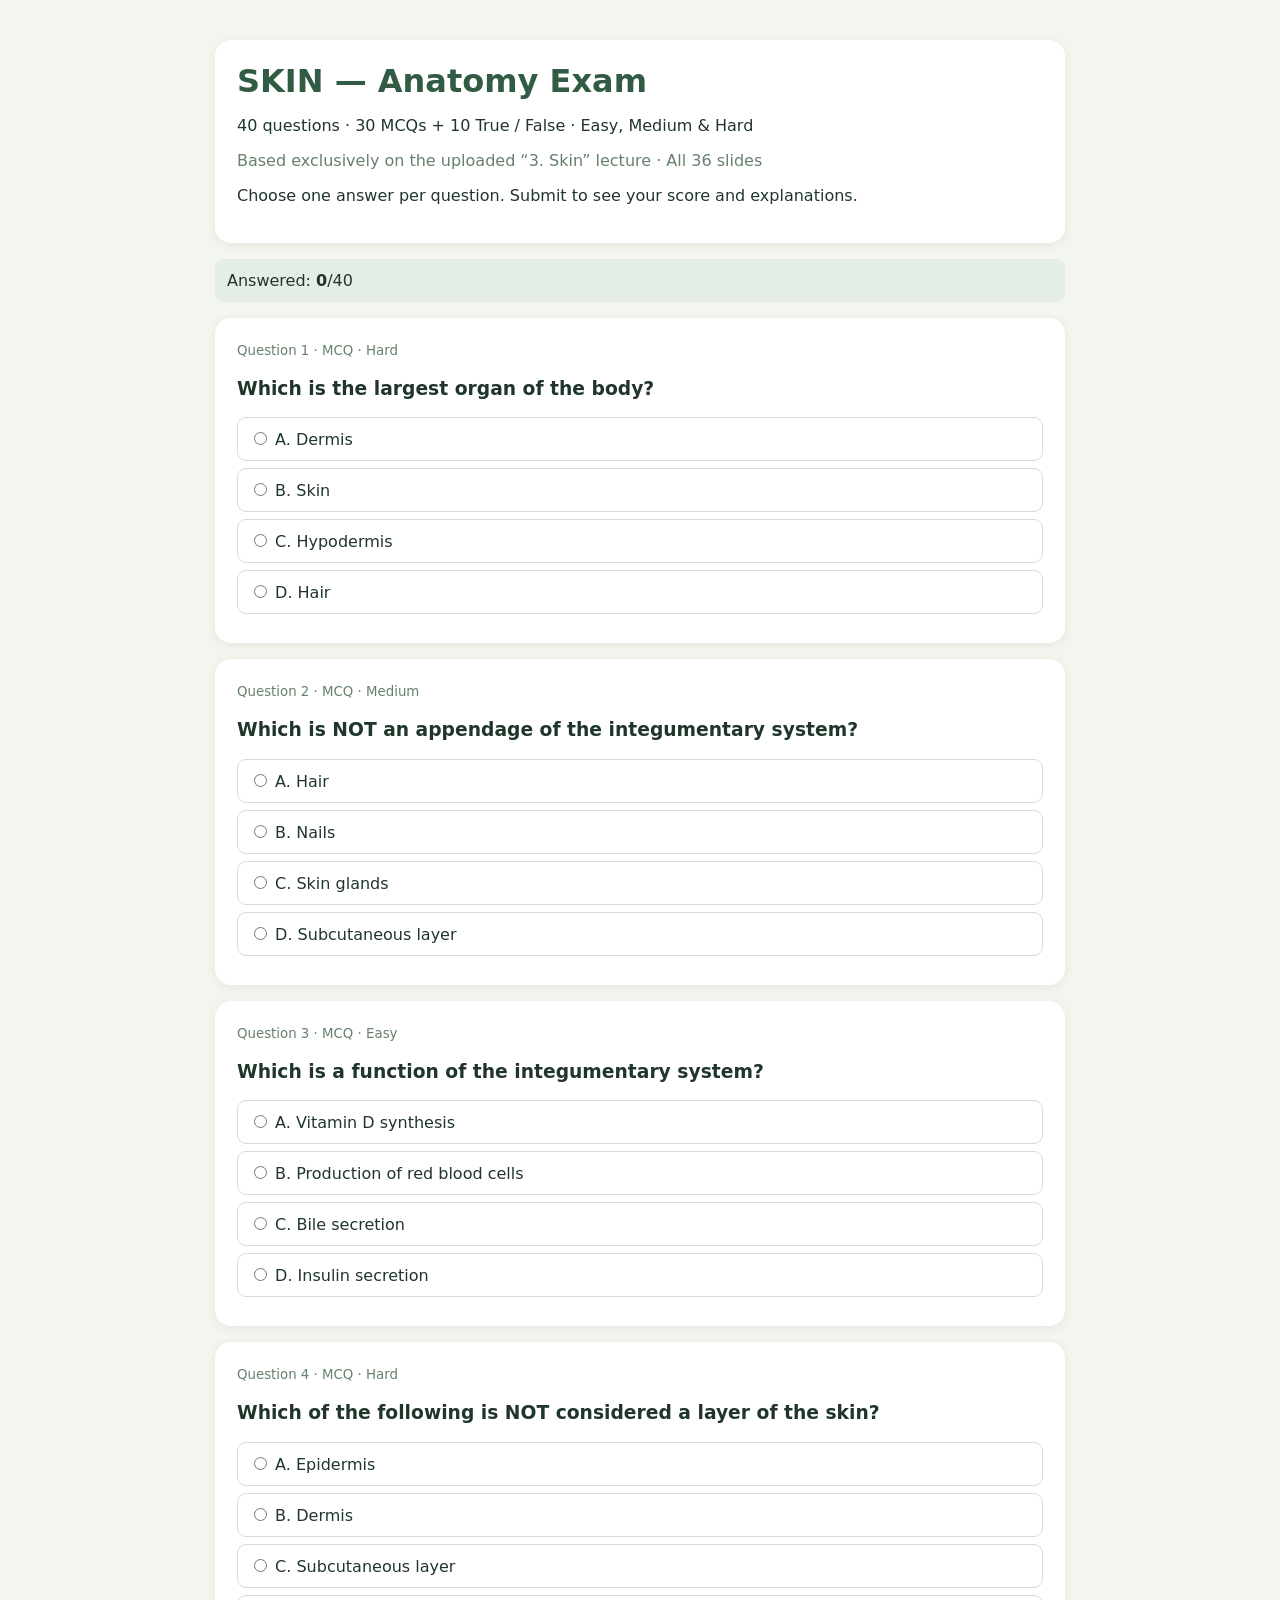
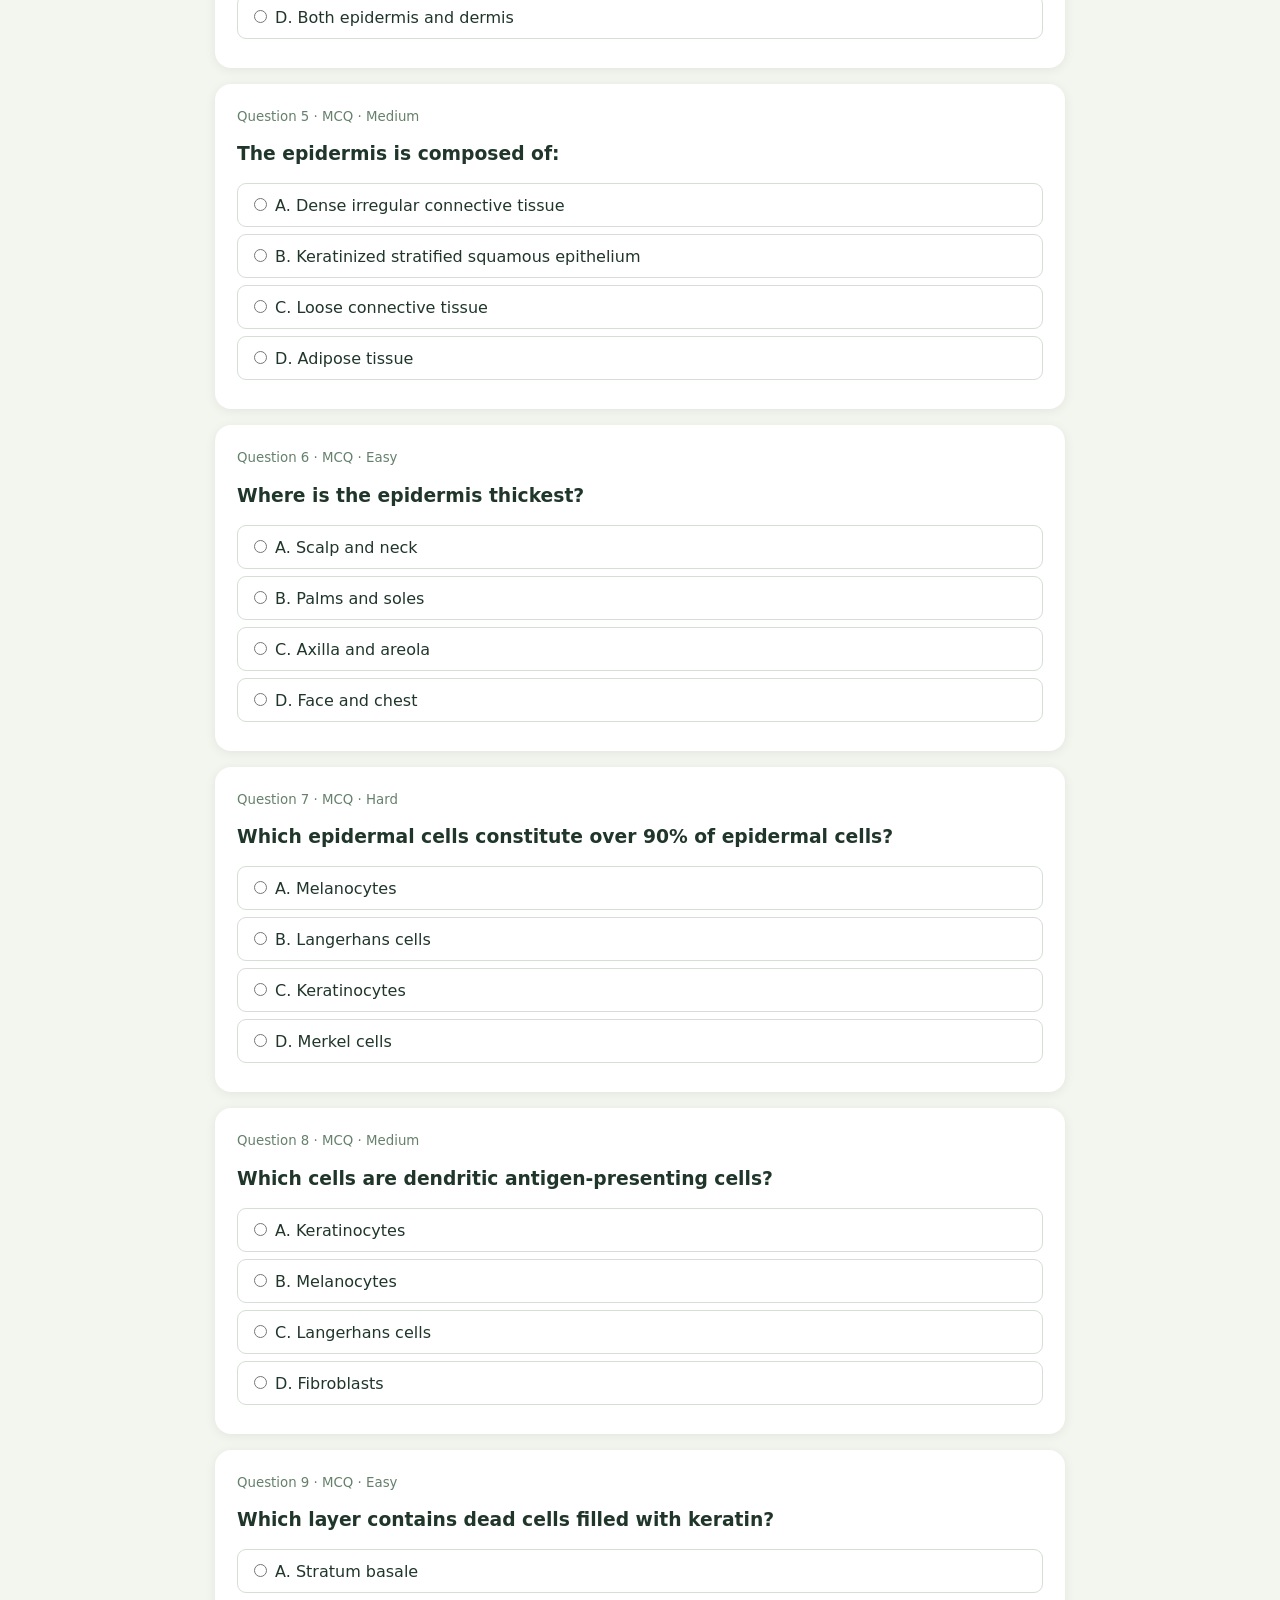
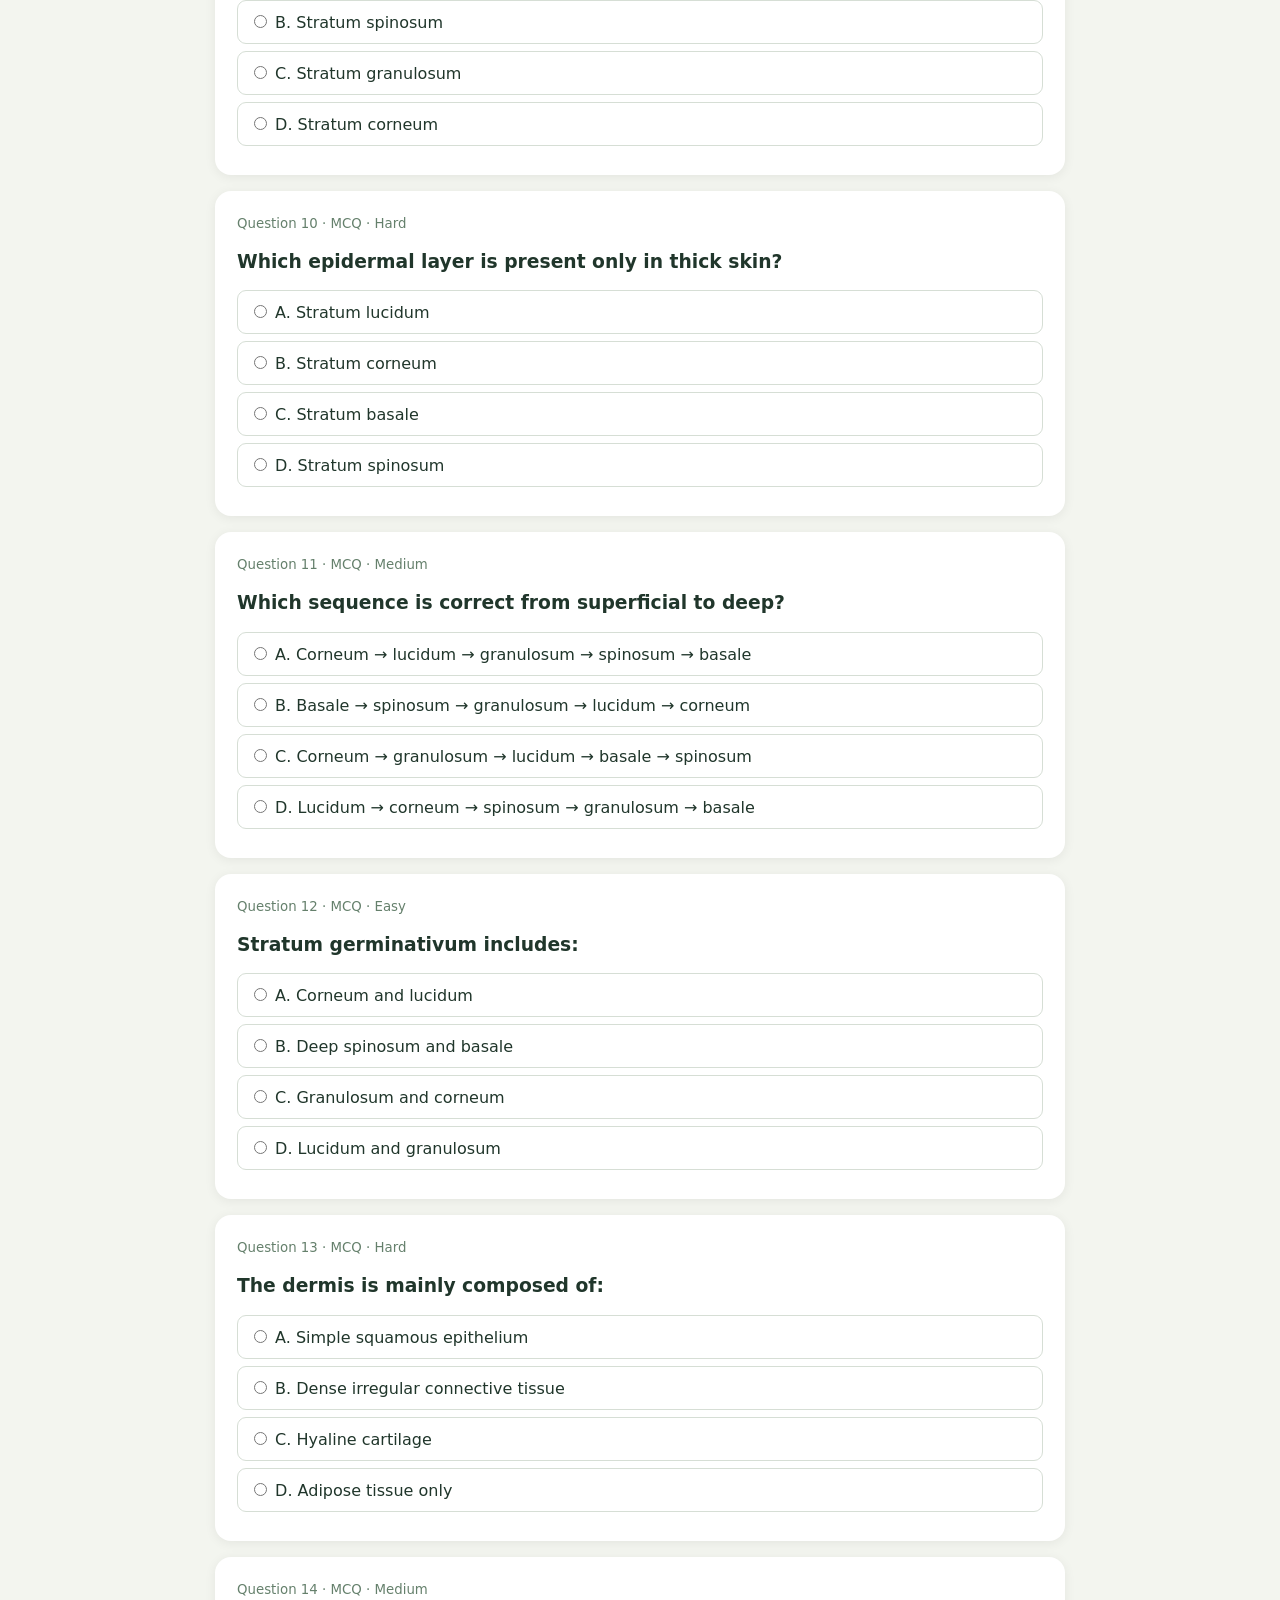
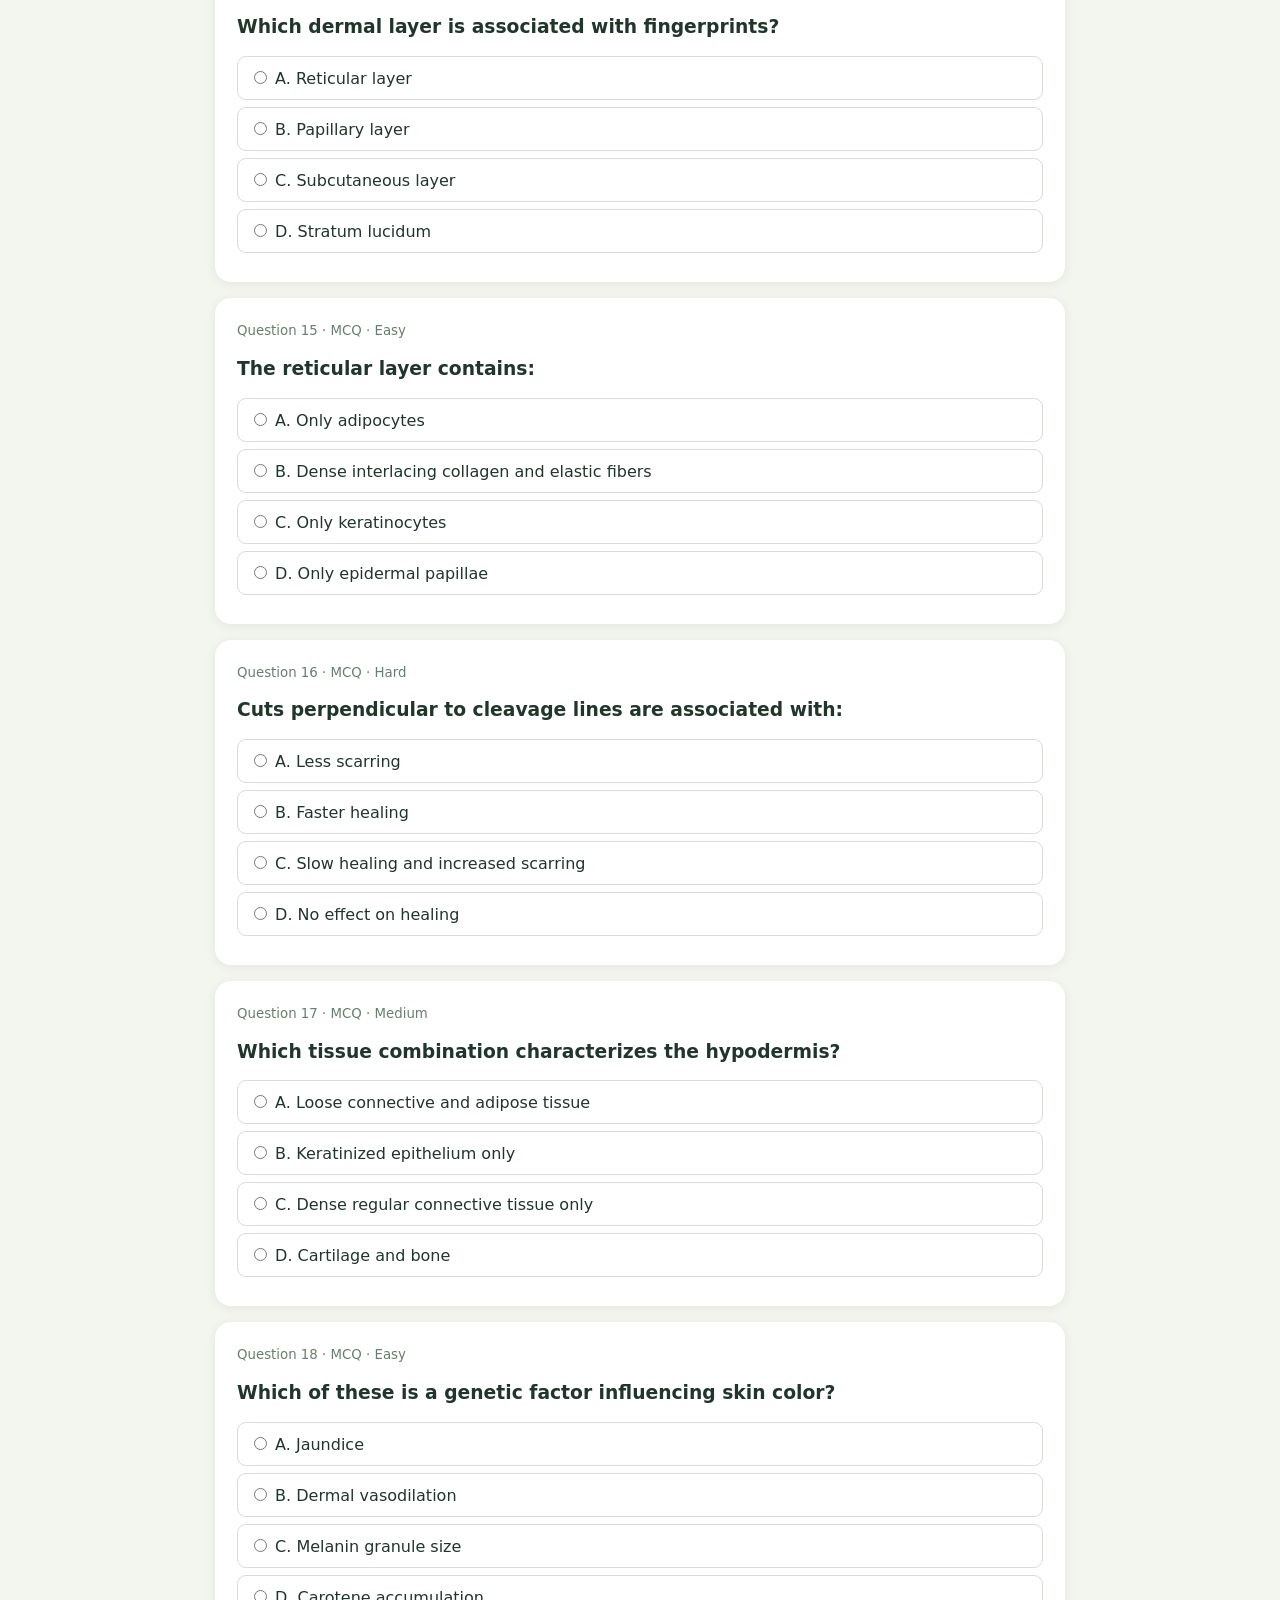
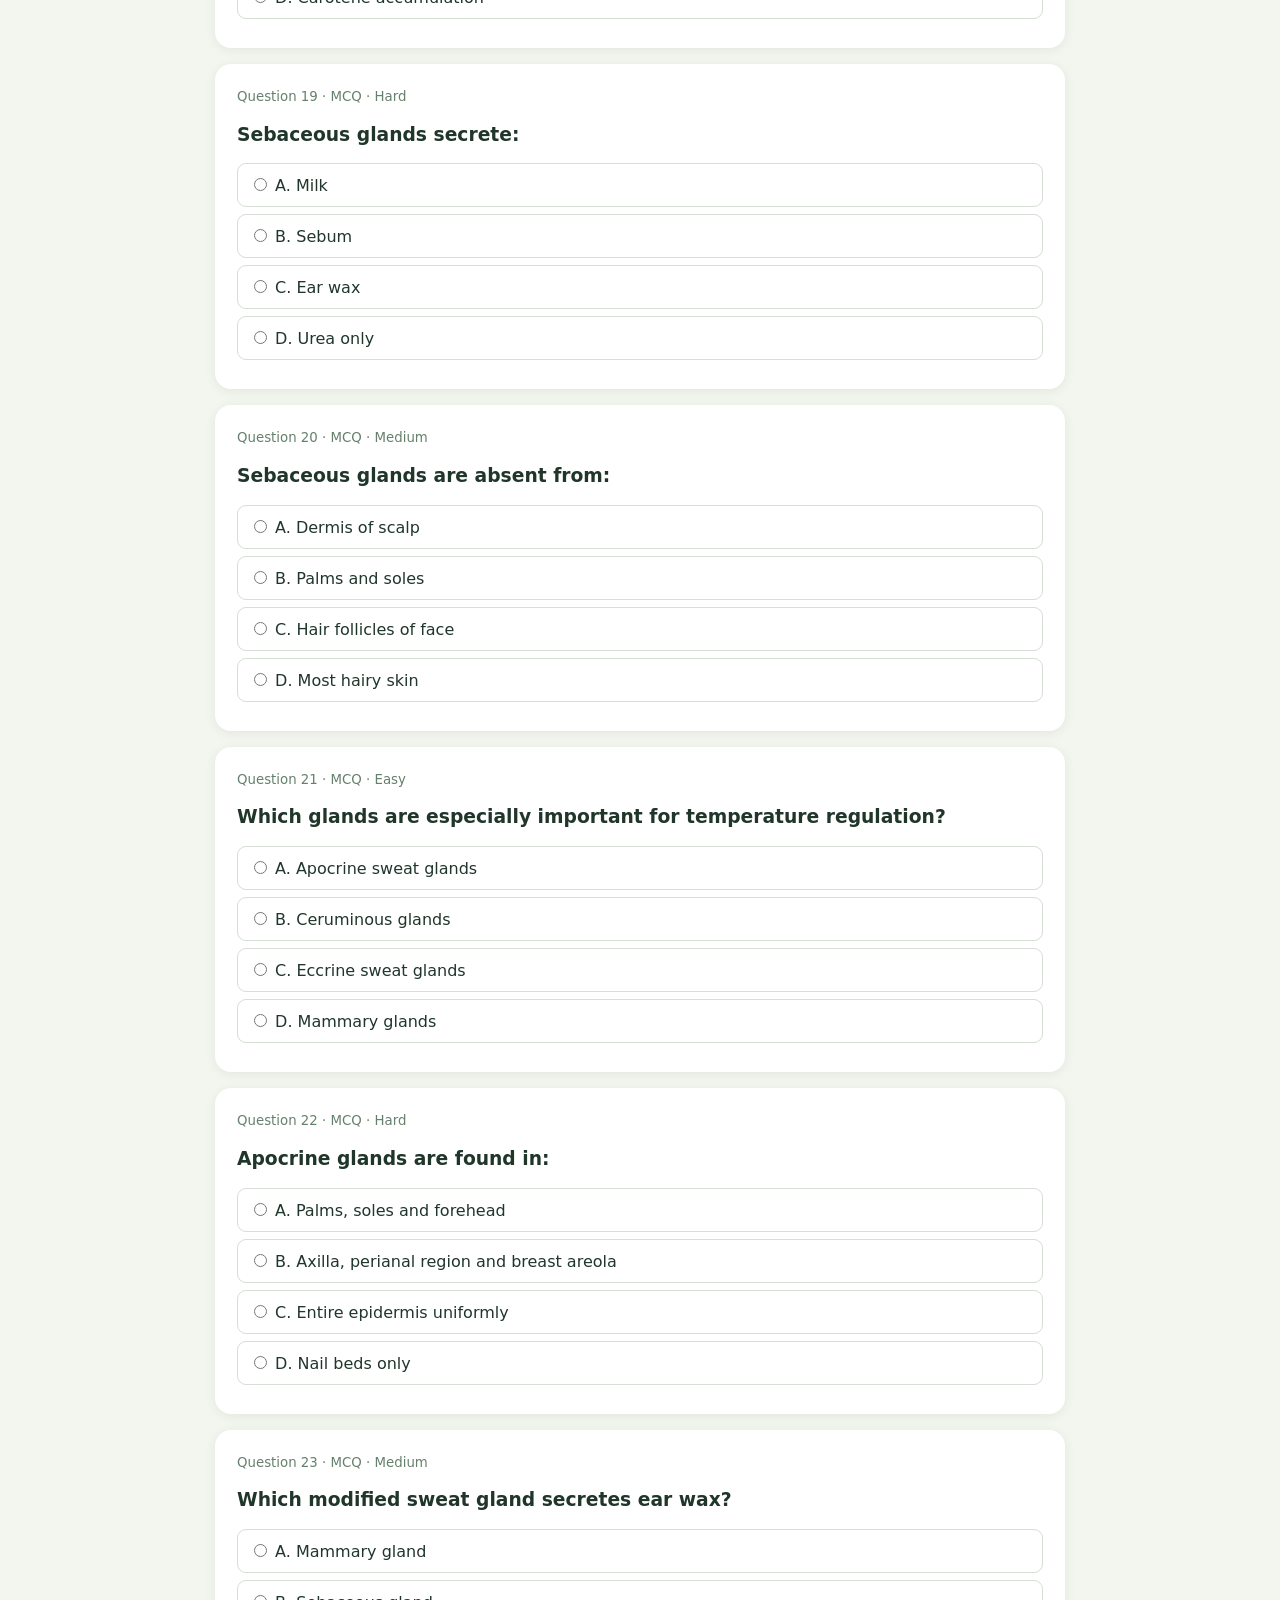
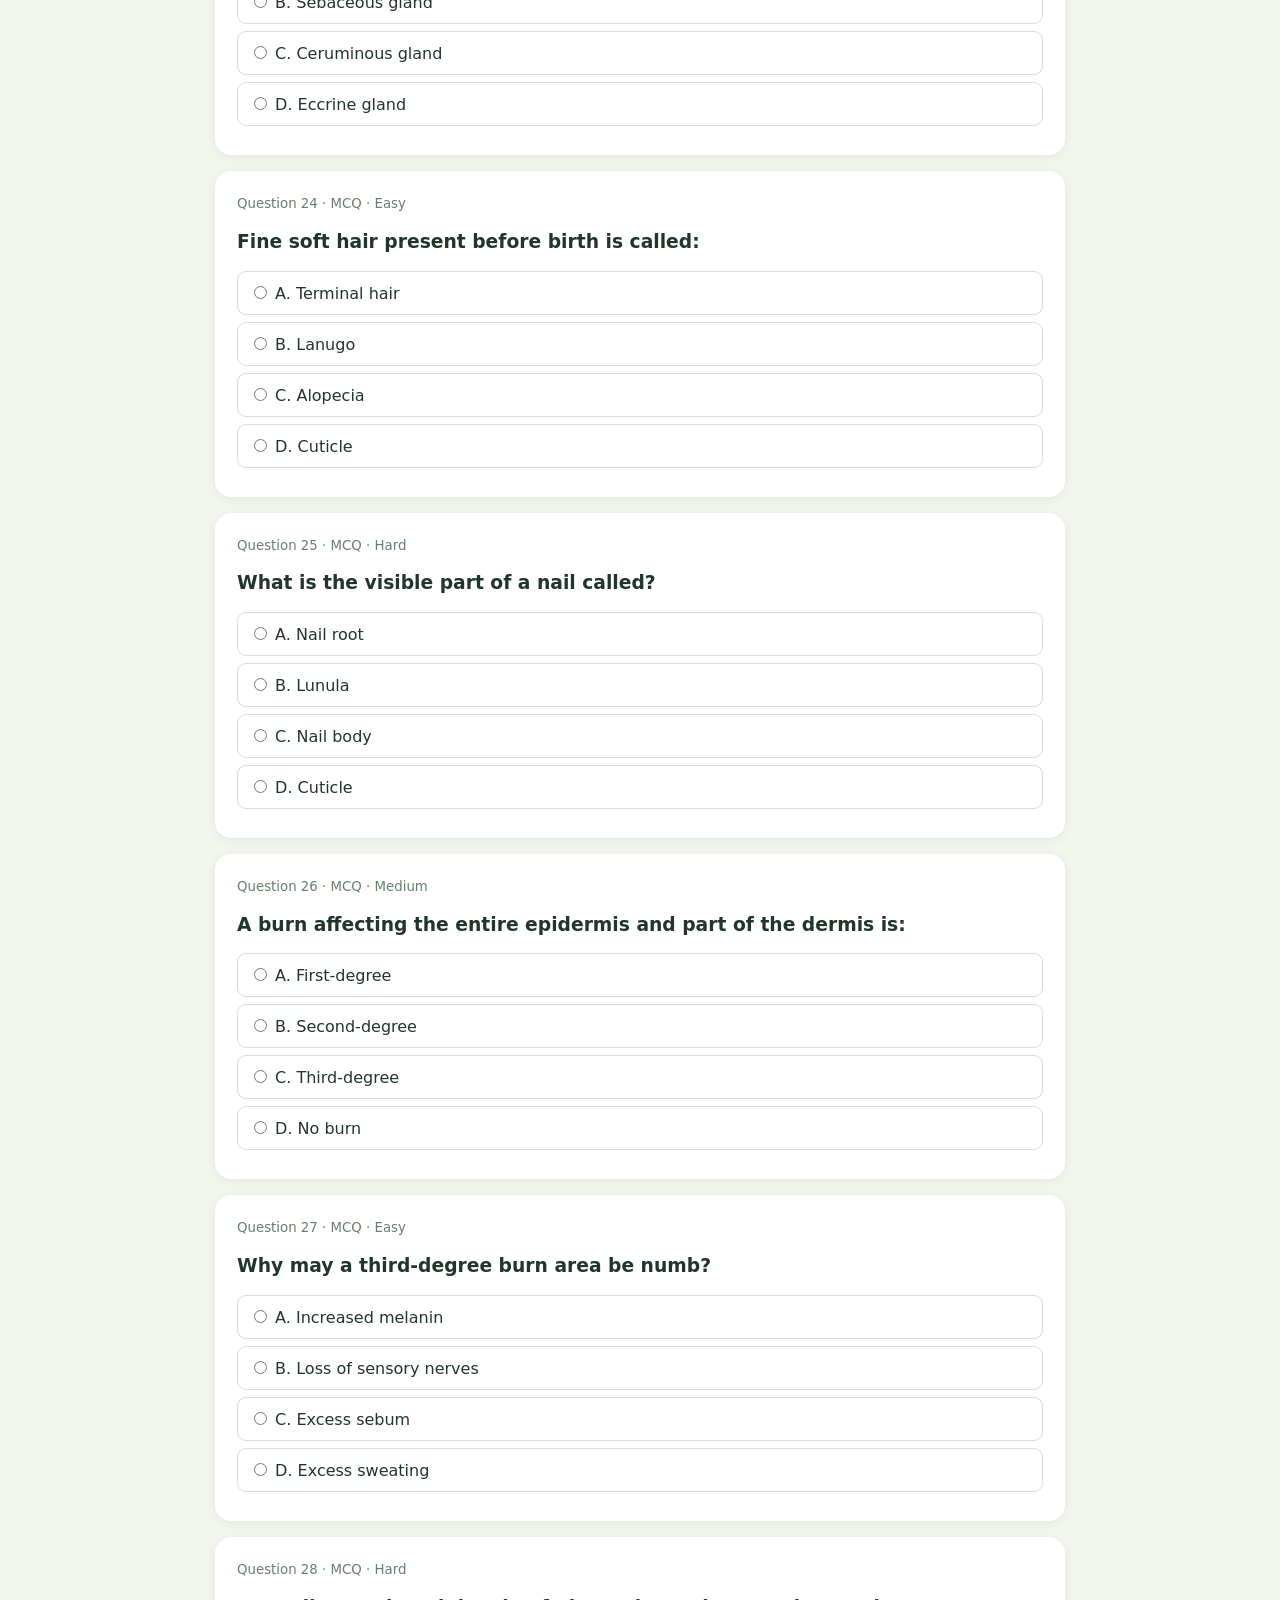
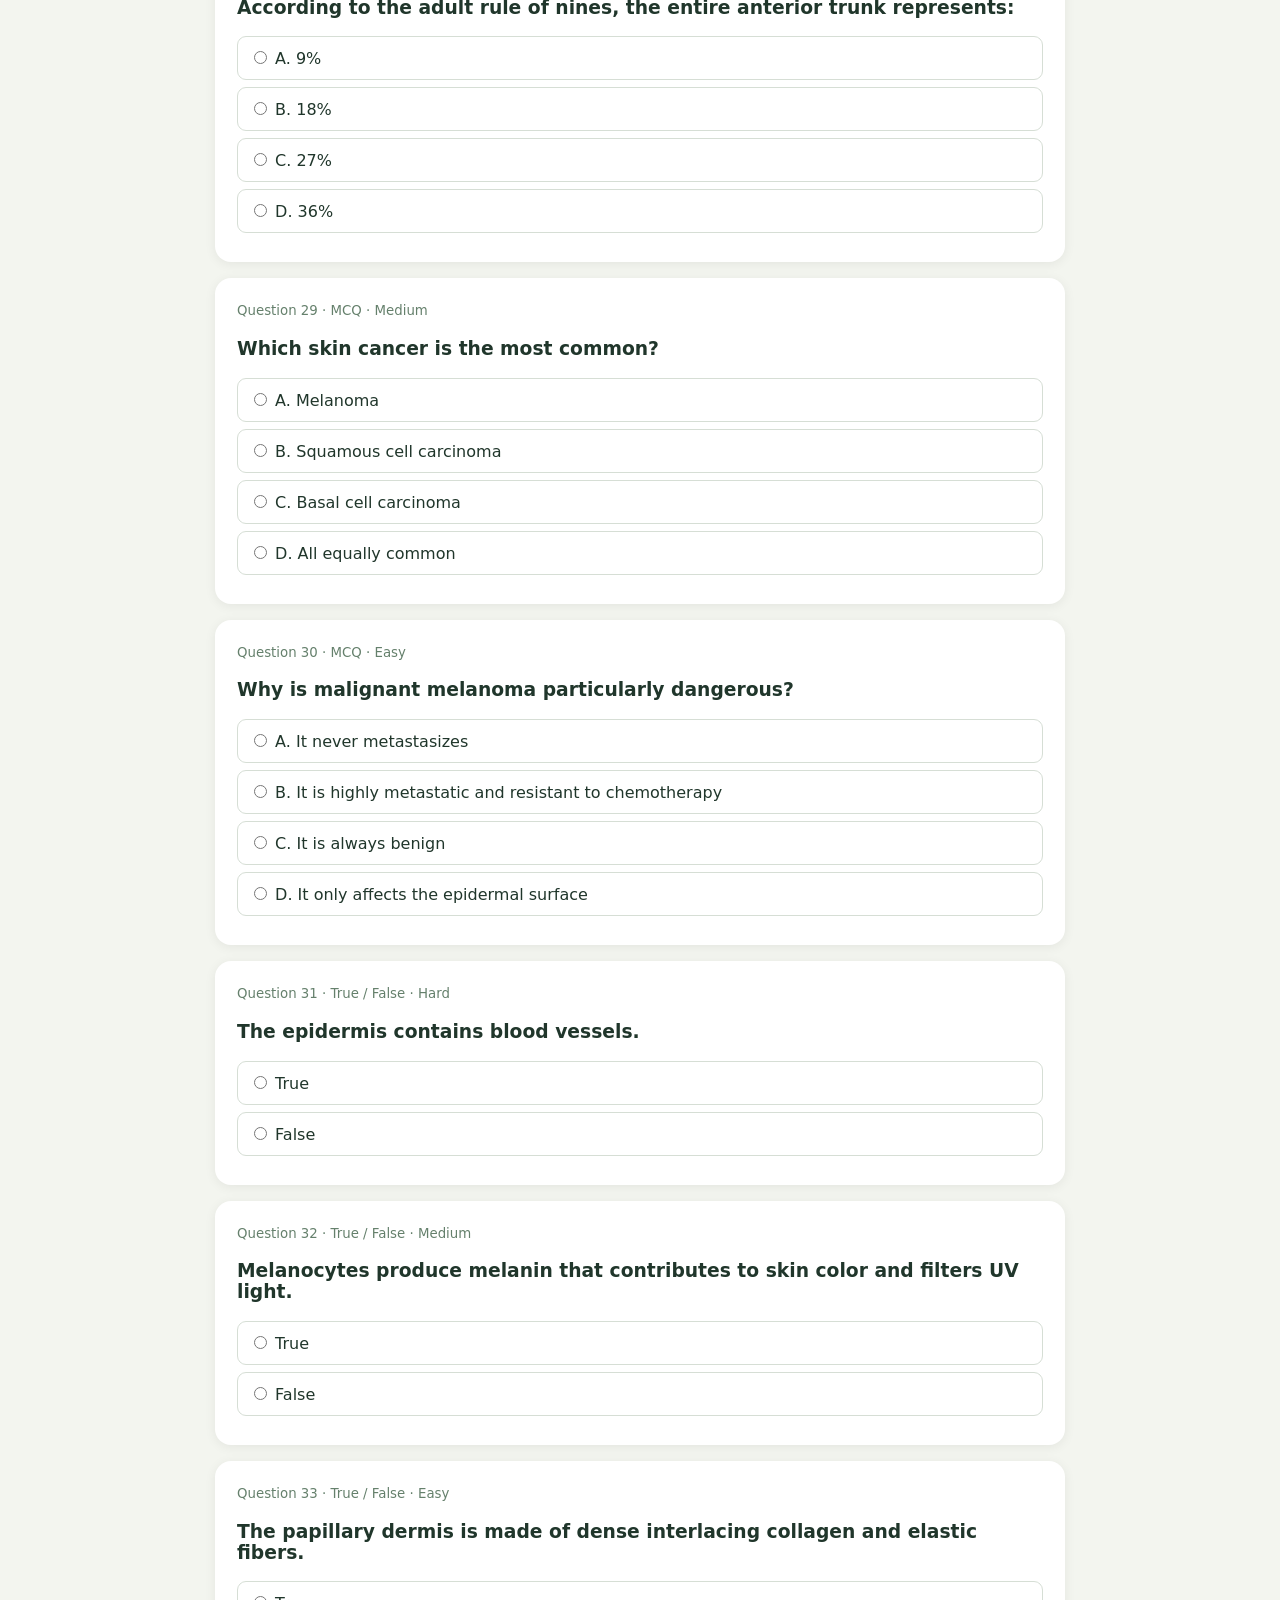
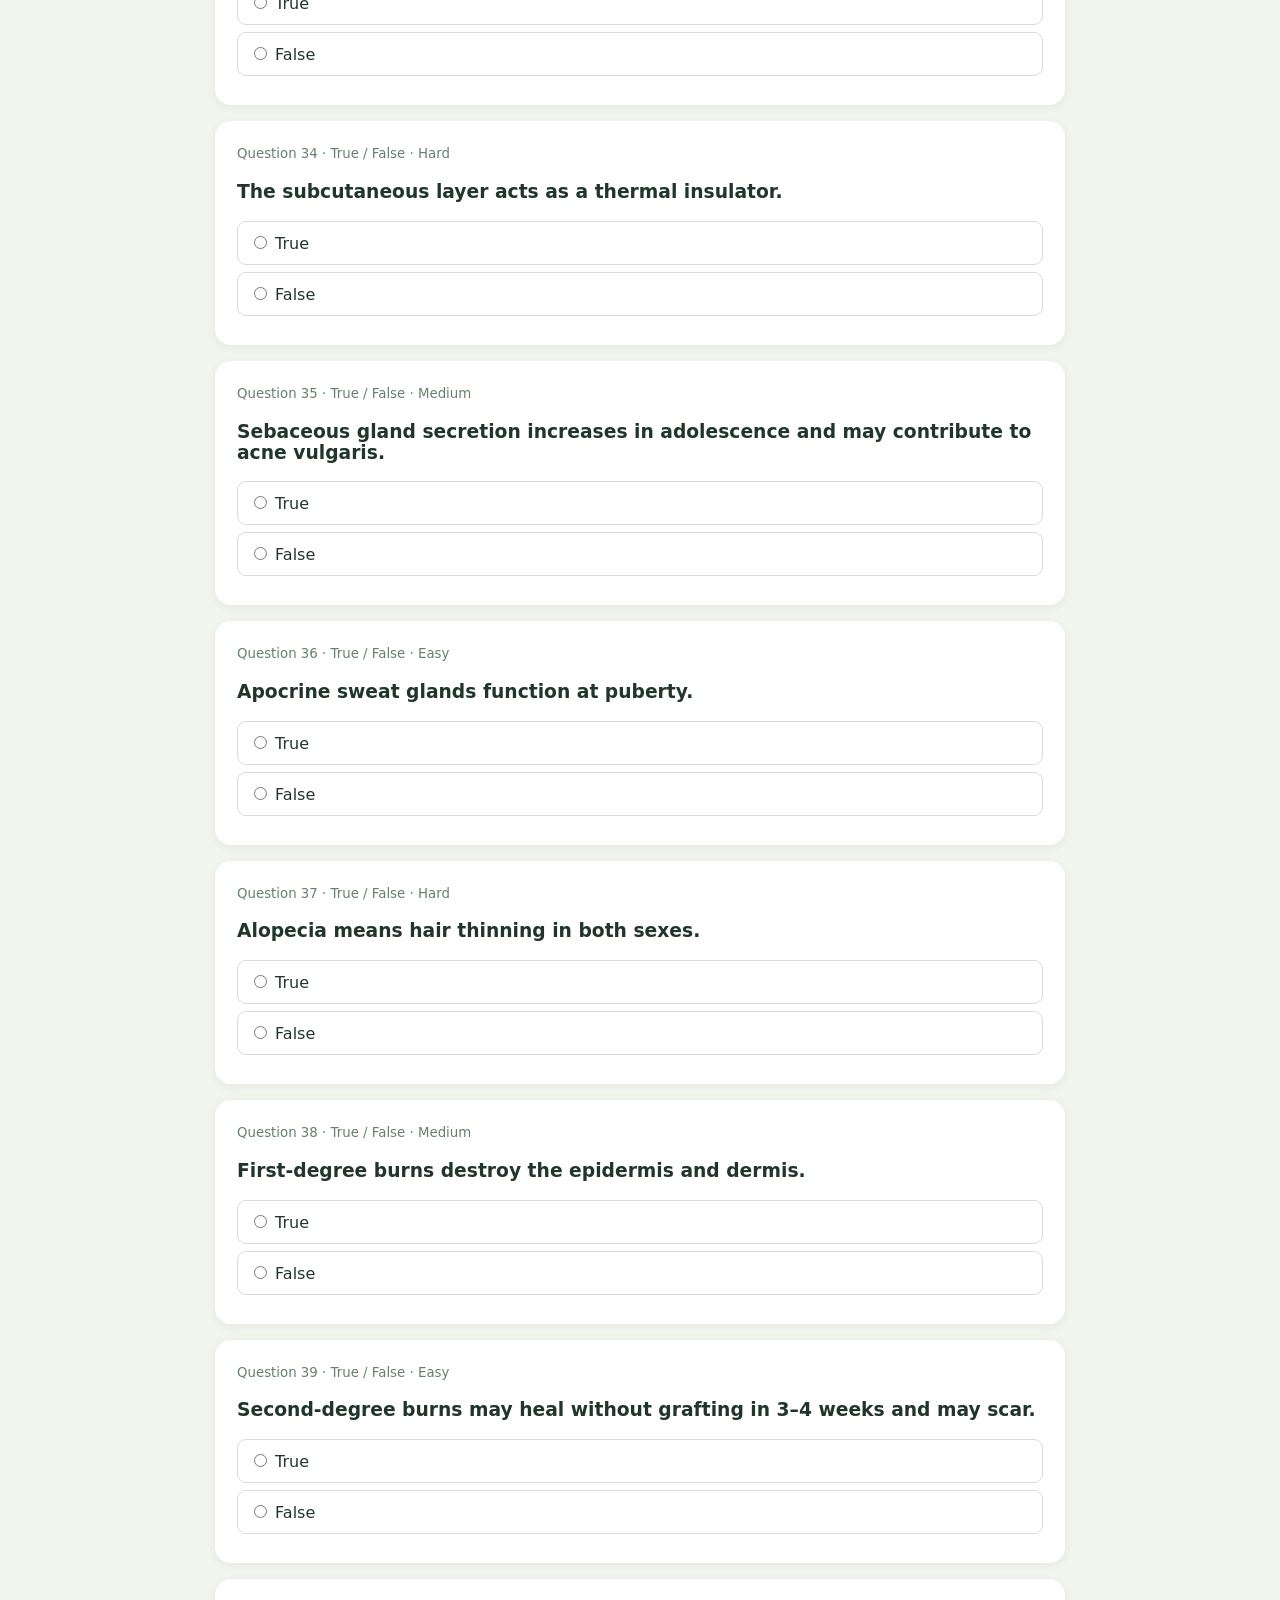
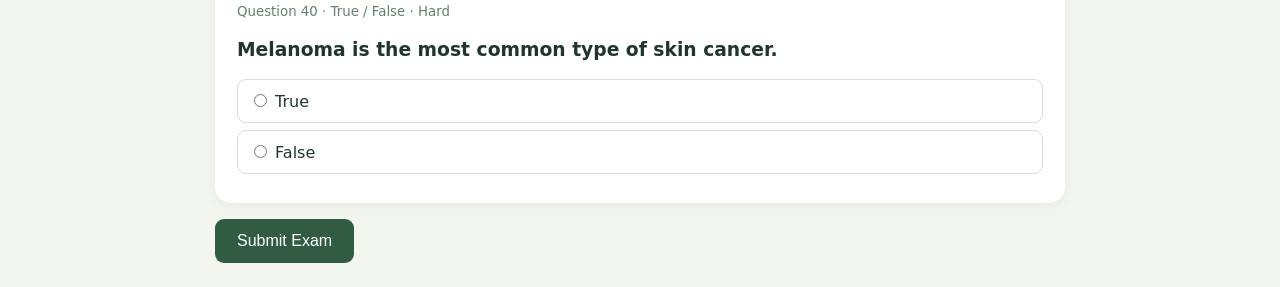
<file: 01-skin-exam-1-html.html>
<!doctype html><html lang="en"><head><meta charset="utf-8"><meta name="viewport" content="width=device-width,initial-scale=1"><title>Skin Anatomy Exam</title><style>body{font-family:system-ui;background:#f3f5ef;color:#20362b;margin:0}main{max-width:850px;margin:auto;padding:24px}header,.question,.result{background:white;padding:22px;border-radius:16px;margin:16px 0;box-shadow:0 2px 12px #0001}h1{margin:0;color:#315b43}.tag{color:#65806c}label{display:block;padding:11px;margin:7px 0;border:1px solid #d6ded5;border-radius:9px;cursor:pointer}label:has(input:checked){background:#e4eee5;border-color:#315b43}button{background:#315b43;color:white;border:0;padding:13px 22px;border-radius:9px;cursor:pointer;font-size:16px}.wrong{border-left:5px solid #c75b5b}.right{border-left:5px solid #438b63}.explain{margin-top:12px;font-size:14px;color:#4b6253}.hidden{display:none}#progress{position:sticky;top:0;background:#e4eee5;padding:12px;border-radius:9px;z-index:2}</style></head><body><main><header><h1>SKIN — Anatomy Exam</h1><p>40 questions · 30 MCQs + 10 True / False · Easy, Medium & Hard</p><p class="tag">Based exclusively on the uploaded “3. Skin” lecture · All 36 slides</p><p>Choose one answer per question. Submit to see your score and explanations.</p></header><div id="progress">Answered: <b id="count">0</b>/40</div><div id="quiz"></div><button id="submit" onclick="grade()">Submit Exam</button><div id="result" class="result hidden"></div></main><script>
const data=[
['Which is the largest organ of the body?',['Dermis','Skin','Hypodermis','Hair'],'B','Skin (integument) is the body’s largest organ.'],
['Which is NOT an appendage of the integumentary system?',['Hair','Nails','Skin glands','Subcutaneous layer'],'D','The appendages include hair, nails and skin glands.'],
['Which is a function of the integumentary system?',['Vitamin D synthesis','Production of red blood cells','Bile secretion','Insulin secretion'],'A','Skin synthesizes vitamin D, essential for calcium and phosphorus absorption.'],
['Which of the following is NOT considered a layer of the skin?',['Epidermis','Dermis','Subcutaneous layer','Both epidermis and dermis'],'C','The subcutaneous layer lies beneath the dermis and is not part of the skin.'],
['The epidermis is composed of:',['Dense irregular connective tissue','Keratinized stratified squamous epithelium','Loose connective tissue','Adipose tissue'],'B','The epidermis is keratinized stratified squamous epithelium.'],
['Where is the epidermis thickest?',['Scalp and neck','Palms and soles','Axilla and areola','Face and chest'],'B','The epidermis is thickest on palms and soles (0.8–1.4 mm).'],
['Which epidermal cells constitute over 90% of epidermal cells?',['Melanocytes','Langerhans cells','Keratinocytes','Merkel cells'],'C','Keratinocytes are the principal structural element of the epidermis.'],
['Which cells are dendritic antigen-presenting cells?',['Keratinocytes','Melanocytes','Langerhans cells','Fibroblasts'],'C','Langerhans cells participate in adaptive immune response.'],
['Which layer contains dead cells filled with keratin?',['Stratum basale','Stratum spinosum','Stratum granulosum','Stratum corneum'],'D','Stratum corneum contains dead keratin-filled cells.'],
['Which epidermal layer is present only in thick skin?',['Stratum lucidum','Stratum corneum','Stratum basale','Stratum spinosum'],'A','Stratum lucidum occurs only in thick skin.'],
['Which sequence is correct from superficial to deep?',['Corneum → lucidum → granulosum → spinosum → basale','Basale → spinosum → granulosum → lucidum → corneum','Corneum → granulosum → lucidum → basale → spinosum','Lucidum → corneum → spinosum → granulosum → basale'],'A','This is the sequence listed on slide 8.'],
['Stratum germinativum includes:',['Corneum and lucidum','Deep spinosum and basale','Granulosum and corneum','Lucidum and granulosum'],'B','Deep stratum spinosum and stratum basale divide to replace superficial cells.'],
['The dermis is mainly composed of:',['Simple squamous epithelium','Dense irregular connective tissue','Hyaline cartilage','Adipose tissue only'],'B','The dermis is dense irregular connective tissue.'],
['Which dermal layer is associated with fingerprints?',['Reticular layer','Papillary layer','Subcutaneous layer','Stratum lucidum'],'B','Dermal papillae of the papillary layer produce unique fingerprint patterns.'],
['The reticular layer contains:',['Only adipocytes','Dense interlacing collagen and elastic fibers','Only keratinocytes','Only epidermal papillae'],'B','Collagen and elastic fibers make the skin tough yet stretchable.'],
['Cuts perpendicular to cleavage lines are associated with:',['Less scarring','Faster healing','Slow healing and increased scarring','No effect on healing'],'C','Perpendicular incisions may gape and heal slowly with increased scarring.'],
['Which tissue combination characterizes the hypodermis?',['Loose connective and adipose tissue','Keratinized epithelium only','Dense regular connective tissue only','Cartilage and bone'],'A','The hypodermis consists of loose connective tissue and adipose tissue.'],
['Which of these is a genetic factor influencing skin color?',['Jaundice','Dermal vasodilation','Melanin granule size','Carotene accumulation'],'C','Melanin amount and granule size are genetic factors in the slides.'],
['Sebaceous glands secrete:',['Milk','Sebum','Ear wax','Urea only'],'B','Sebum is an oily substance that softens hair and skin and reduces water loss.'],
['Sebaceous glands are absent from:',['Dermis of scalp','Palms and soles','Hair follicles of face','Most hairy skin'],'B','The lecture specifies their absence in palms and soles.'],
['Which glands are especially important for temperature regulation?',['Apocrine sweat glands','Ceruminous glands','Eccrine sweat glands','Mammary glands'],'C','Eccrine glands are widely distributed and important for sweating and thermoregulation.'],
['Apocrine glands are found in:',['Palms, soles and forehead','Axilla, perianal region and breast areola','Entire epidermis uniformly','Nail beds only'],'B','These are the specific sites listed for apocrine glands.'],
['Which modified sweat gland secretes ear wax?',['Mammary gland','Sebaceous gland','Ceruminous gland','Eccrine gland'],'C','Ceruminous glands produce ear wax.'],
['Fine soft hair present before birth is called:',['Terminal hair','Lanugo','Alopecia','Cuticle'],'B','Lanugo is fine and soft hair present before birth.'],
['What is the visible part of a nail called?',['Nail root','Lunula','Nail body','Cuticle'],'C','Nail body refers to the visible portion.'],
['A burn affecting the entire epidermis and part of the dermis is:',['First-degree','Second-degree','Third-degree','No burn'],'B','Second-degree burns destroy the entire epidermis and part of the dermis.'],
['Why may a third-degree burn area be numb?',['Increased melanin','Loss of sensory nerves','Excess sebum','Excess sweating'],'B','Third-degree burns can destroy sensory nerves.'],
['According to the adult rule of nines, the entire anterior trunk represents:',['9%','18%','27%','36%'],'B','The anterior trunk accounts for 18%.'],
['Which skin cancer is the most common?',['Melanoma','Squamous cell carcinoma','Basal cell carcinoma','All equally common'],'C','Basal cell carcinoma is identified as the most common.'],
['Why is malignant melanoma particularly dangerous?',['It never metastasizes','It is highly metastatic and resistant to chemotherapy','It is always benign','It only affects the epidermal surface'],'B','The lecture describes melanoma as highly metastatic and resistant to chemotherapy.'],
['The epidermis contains blood vessels.','F','The epidermis lacks blood vessels.'],
['Melanocytes produce melanin that contributes to skin color and filters UV light.','T','Melanocytes produce melanin and help filter ultraviolet light.'],
['The papillary dermis is made of dense interlacing collagen and elastic fibers.','F','This describes the reticular layer; the papillary layer is loose connective tissue.'],
['The subcutaneous layer acts as a thermal insulator.','T','The hypodermis contains adipose tissue and acts as a thermal insulator.'],
['Sebaceous gland secretion increases in adolescence and may contribute to acne vulgaris.','T','Increased sebum secretion can lead to pimples and blackheads.'],
['Apocrine sweat glands function at puberty.','T','The lecture states that apocrine glands function at puberty.'],
['Alopecia means hair thinning in both sexes.','T','Alopecia is defined as hair thinning in both sexes.'],
['First-degree burns destroy the epidermis and dermis.','F','First-degree burns affect only the epidermis.'],
['Second-degree burns may heal without grafting in 3–4 weeks and may scar.','T','This healing description appears on slide 28.'],
['Melanoma is the most common type of skin cancer.','F','Basal cell carcinoma is most common; melanoma is most dangerous.']
];
const root=document.getElementById('quiz');data.forEach((q,i)=>{let tf=i>=30;let opts=tf?['True','False']:q[1];let html=`<section class="question" id="q${i}"><small class="tag">Question ${i+1} · ${tf?'True / False':'MCQ'} · ${i%3===0?'Hard':i%3===1?'Medium':'Easy'}</small><h3>${q[0]}</h3>`;opts.forEach((o,j)=>{html+=`<label><input type="radio" name="q${i}" value="${tf?(j===0?'T':'F'):'ABCD'[j]}" onchange="update()"> ${tf?'':('ABCD'[j]+'. ')}${o}</label>`});html+='<div class="explain hidden"></div></section>';root.insertAdjacentHTML('beforeend',html)});
function update(){document.getElementById('count').textContent=data.filter((_,i)=>document.querySelector(`input[name=q${i}]:checked`)).length}
function grade(){let missing=data.filter((_,i)=>!document.querySelector(`input[name=q${i}]:checked`)).length;if(missing&&!confirm(`${missing} unanswered questions. Submit anyway?`))return;let score=0;data.forEach((q,i)=>{let el=document.getElementById('q'+i),a=document.querySelector(`input[name=q${i}]:checked`)?.value,correct=i>=30?q[1]:q[2],ok=a===correct;if(ok)score++;el.classList.add(ok?'right':'wrong');el.querySelector('.explain').classList.remove('hidden');el.querySelector('.explain').textContent=`${ok?'✓ Correct':'✗ Incorrect'} · Answer: ${i>=30?(correct==='T'?'True':'False'):correct} — ${i>=30?q[2]:q[3]}`;el.querySelectorAll('input').forEach(x=>x.disabled=true)});document.getElementById('submit').disabled=true;let r=document.getElementById('result');r.classList.remove('hidden');r.innerHTML=`<h2>Final score: ${score}/40 (${Math.round(score/40*100)}%)</h2><p>Review the explanations below each question.</p><button onclick="location.reload()">Retake exam</button>`;r.scrollIntoView({behavior:'smooth'})}
</script></body></html>
</file>
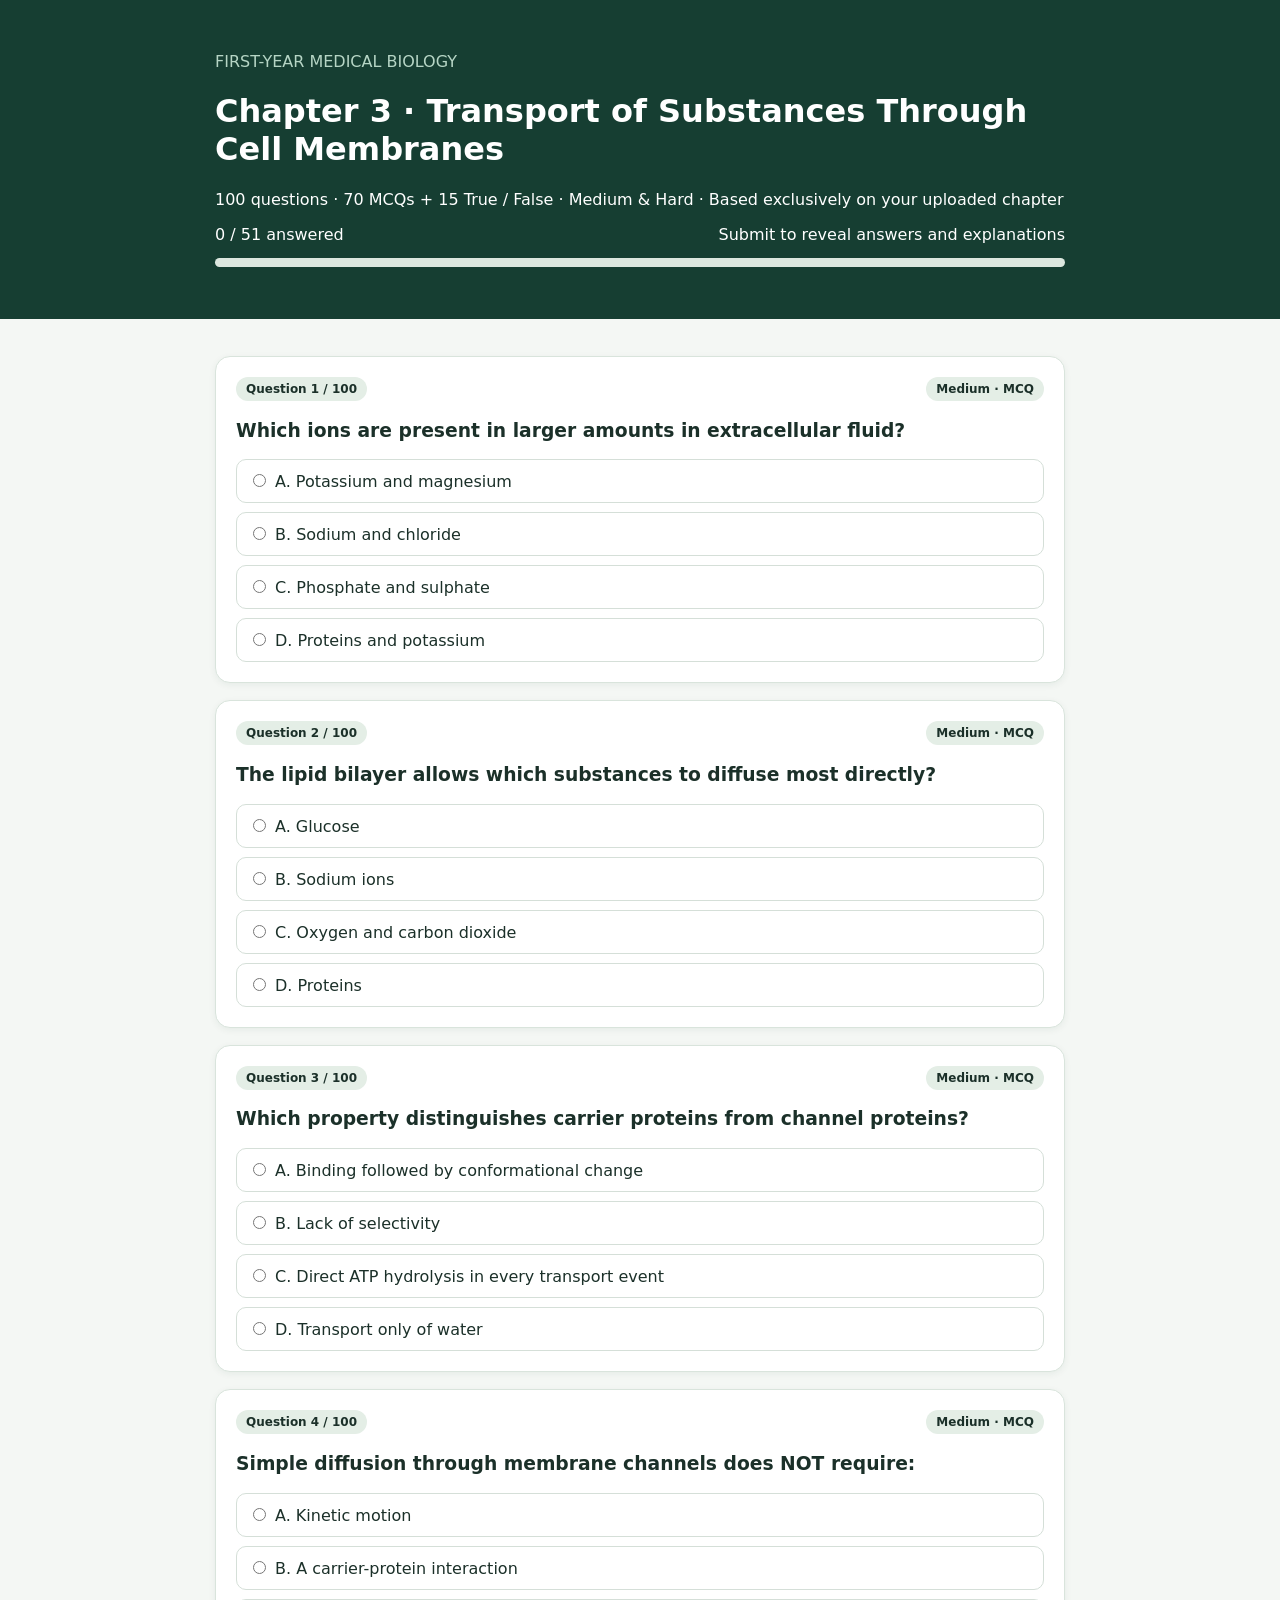
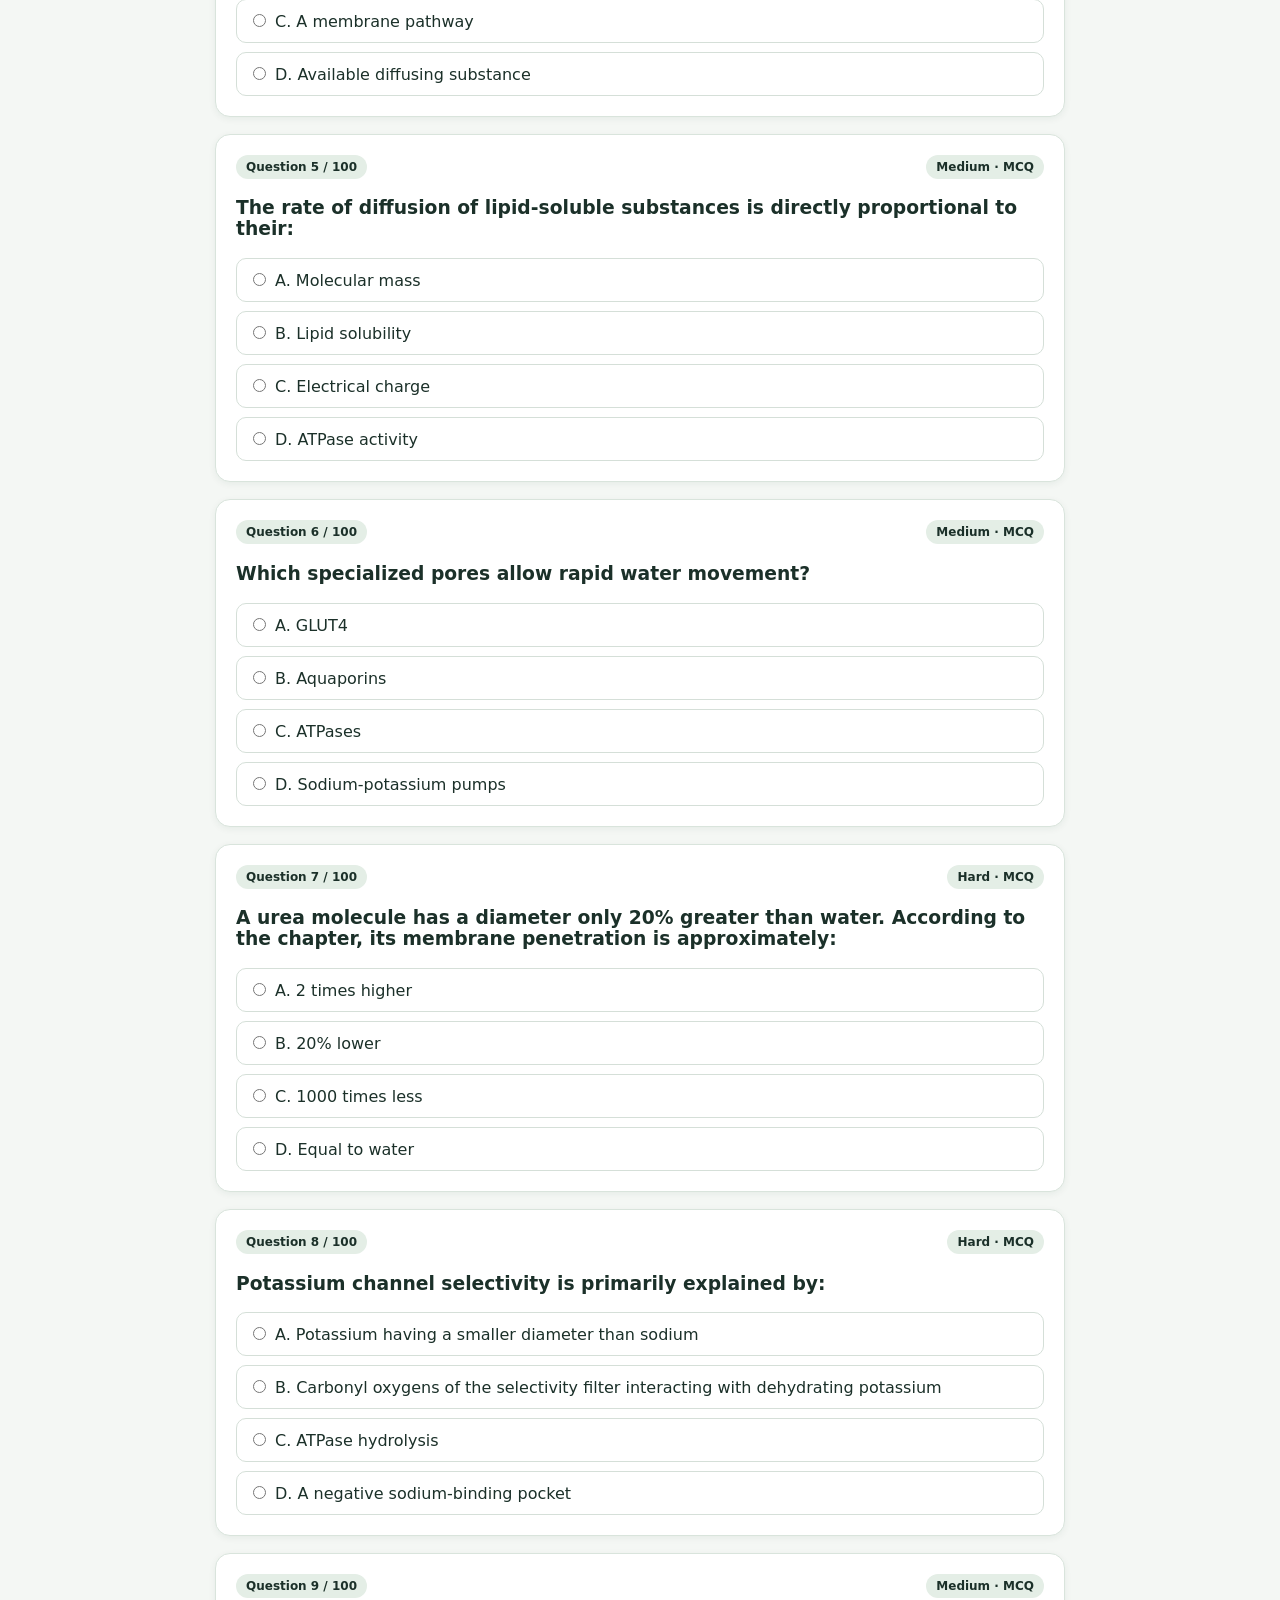
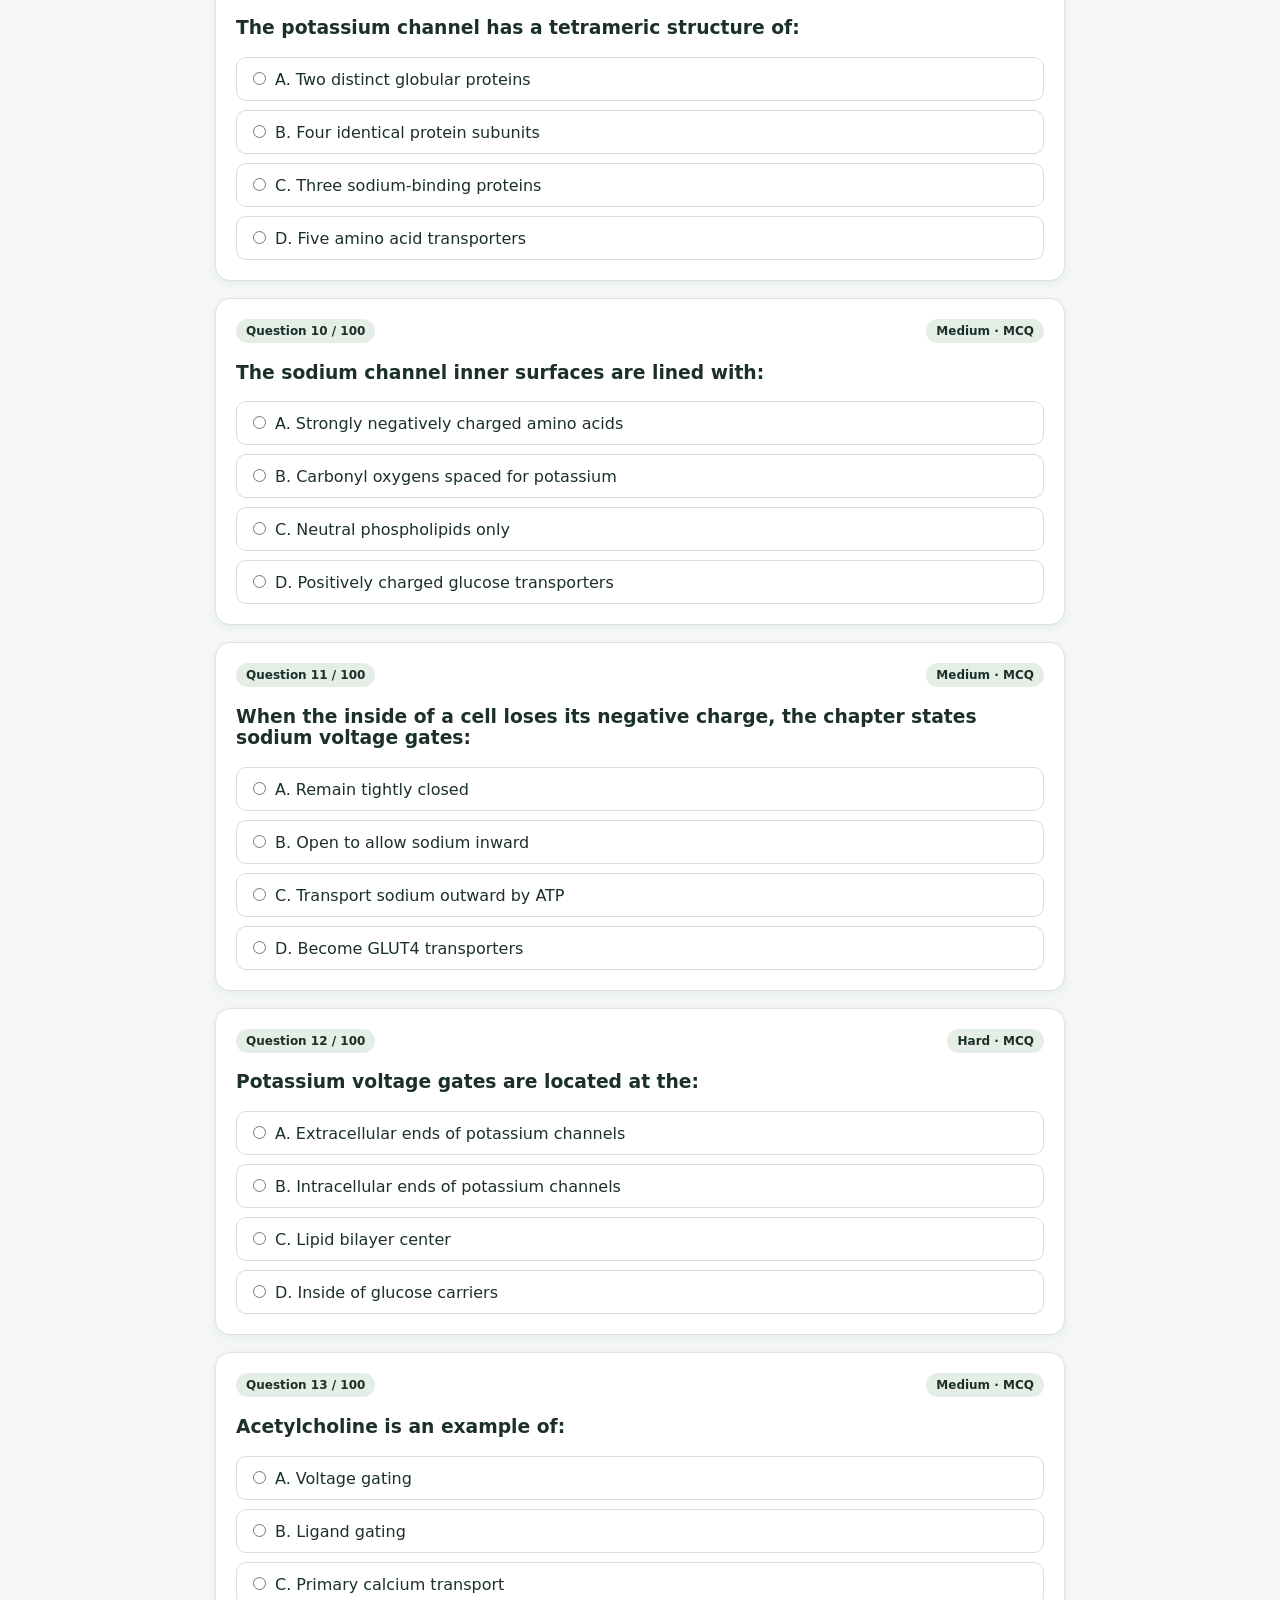
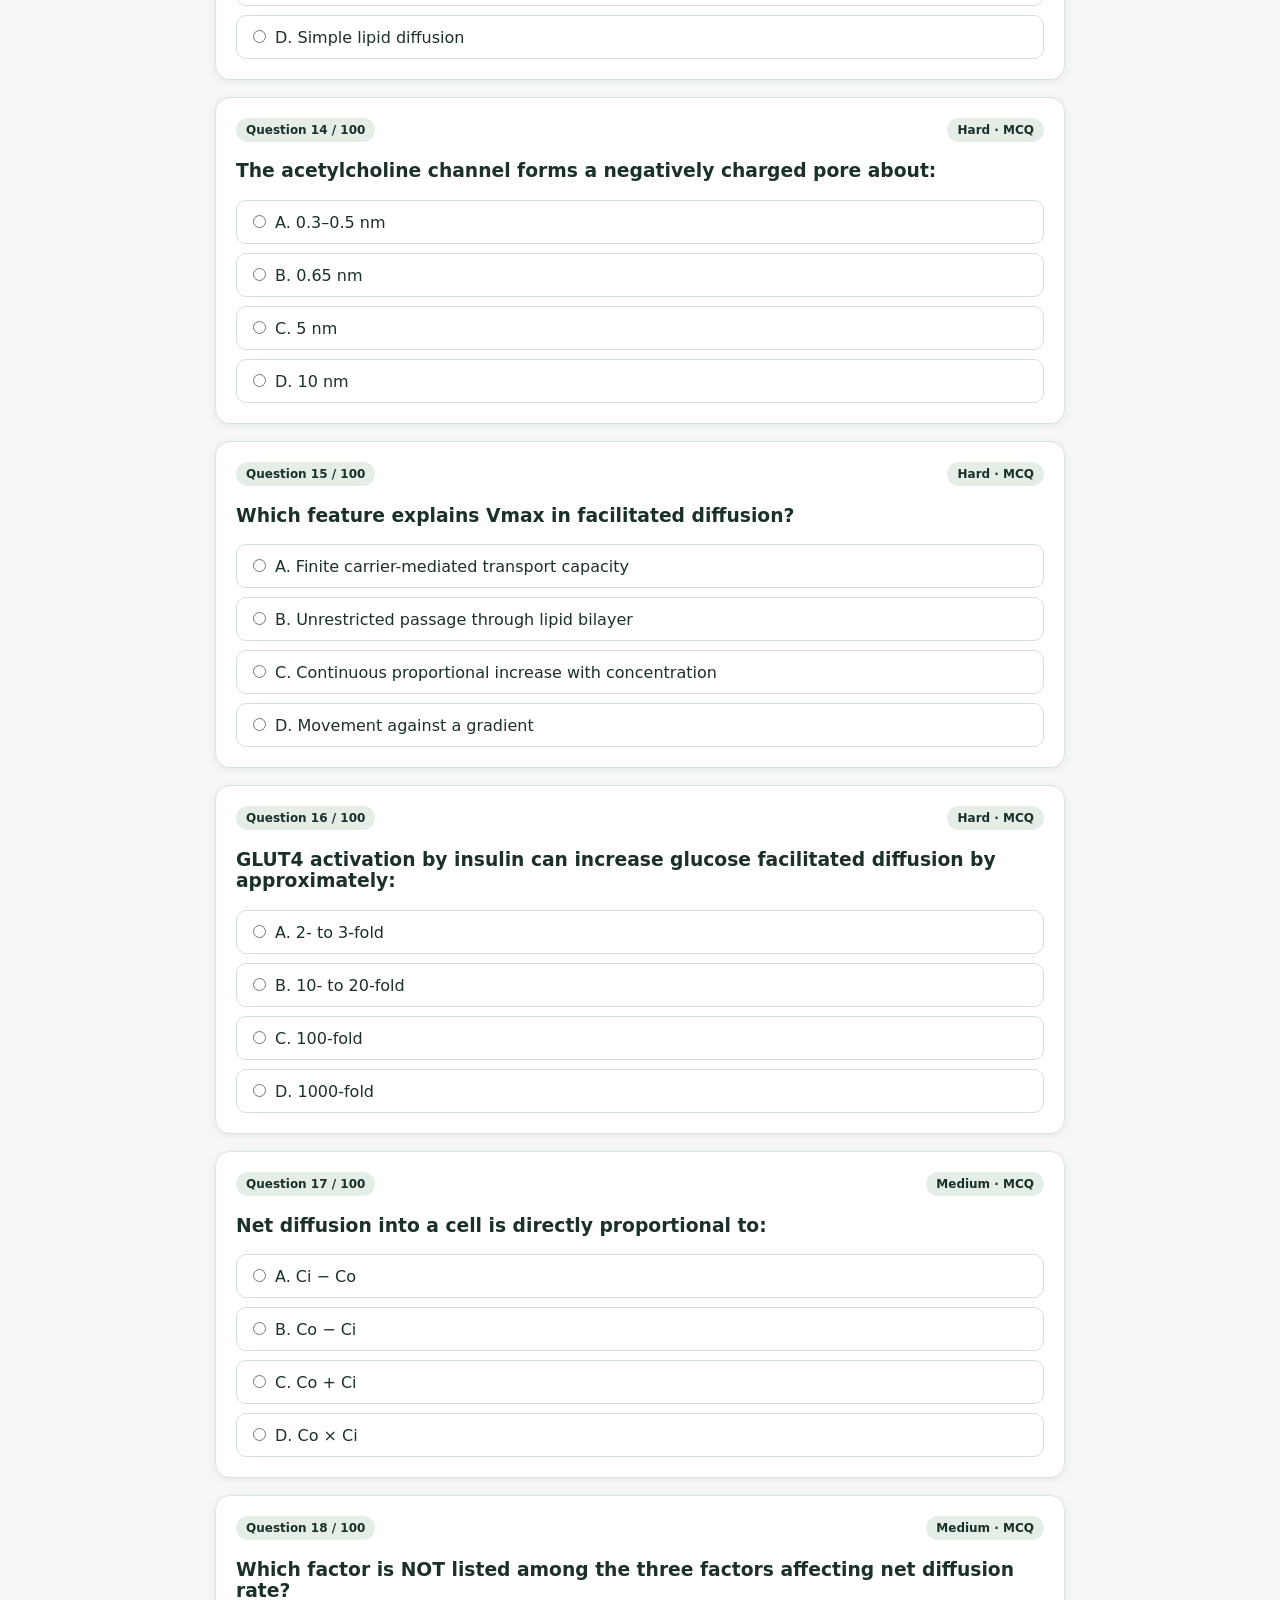
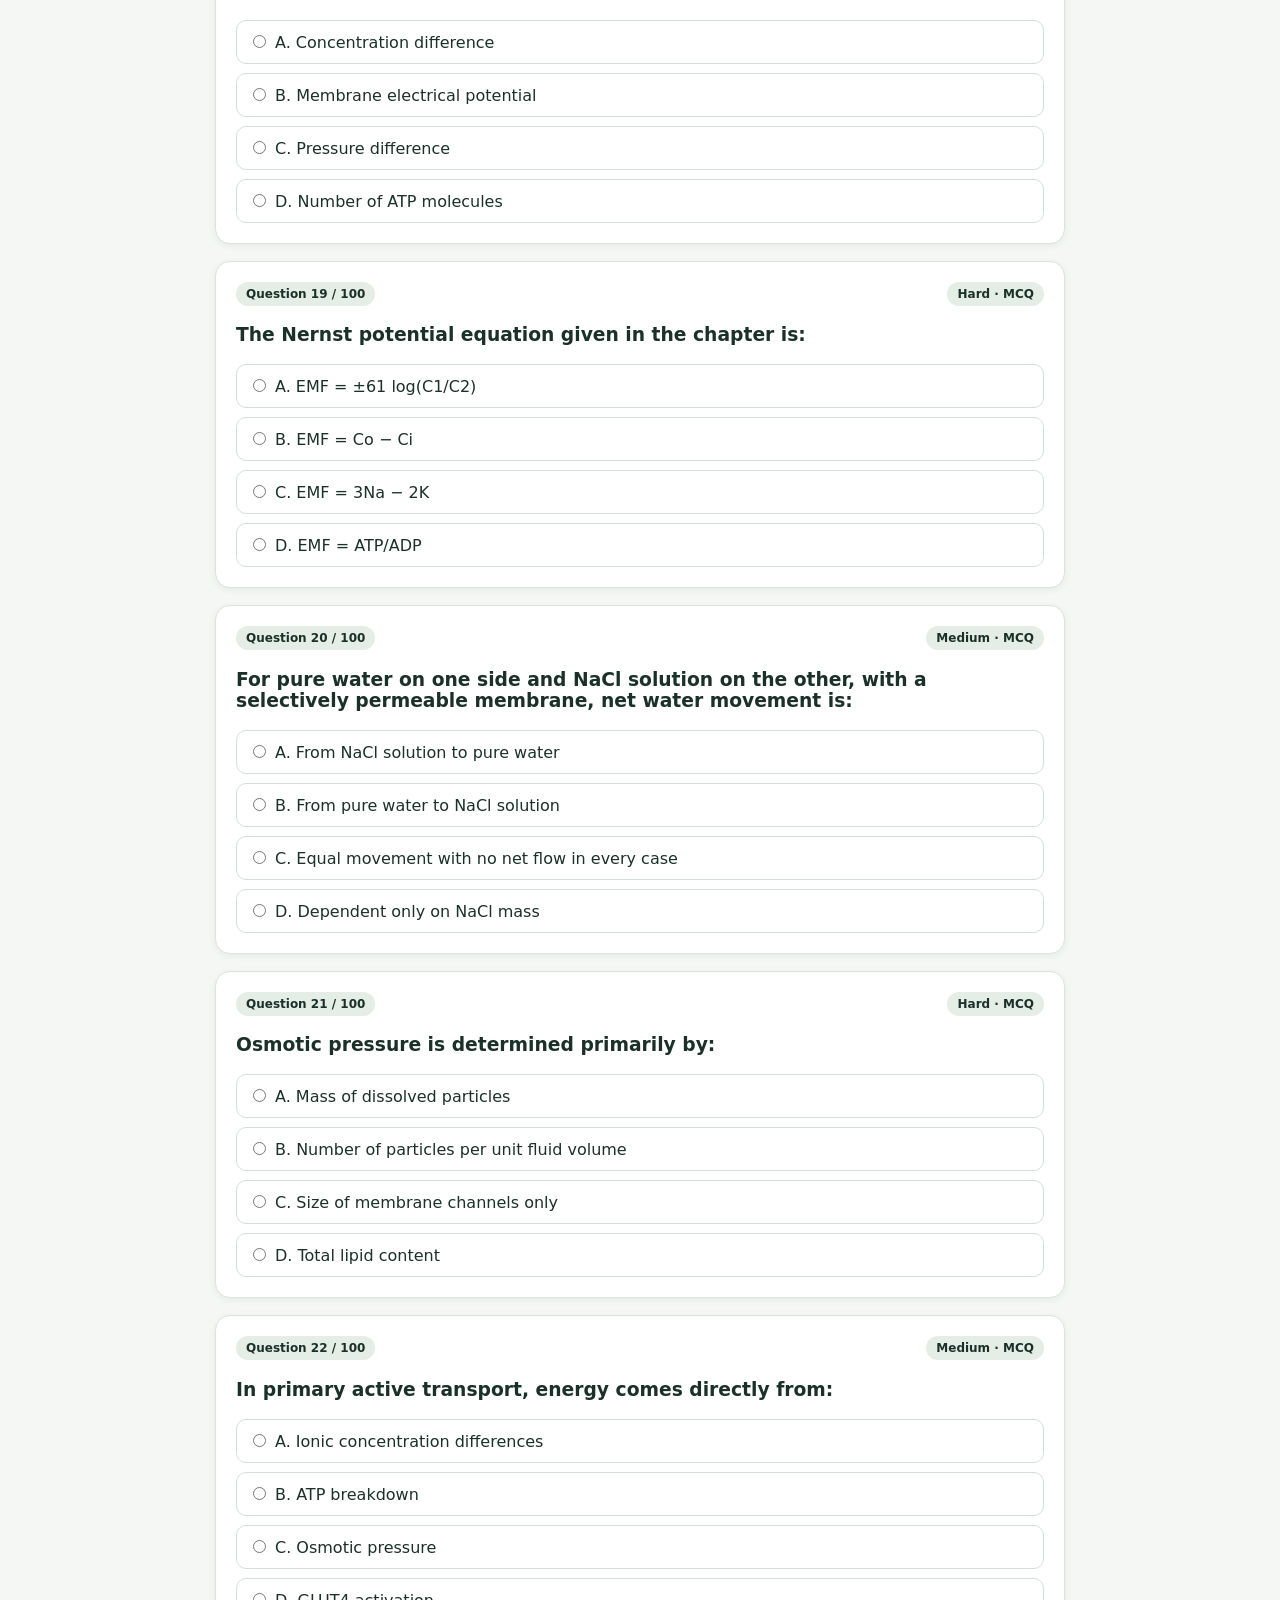
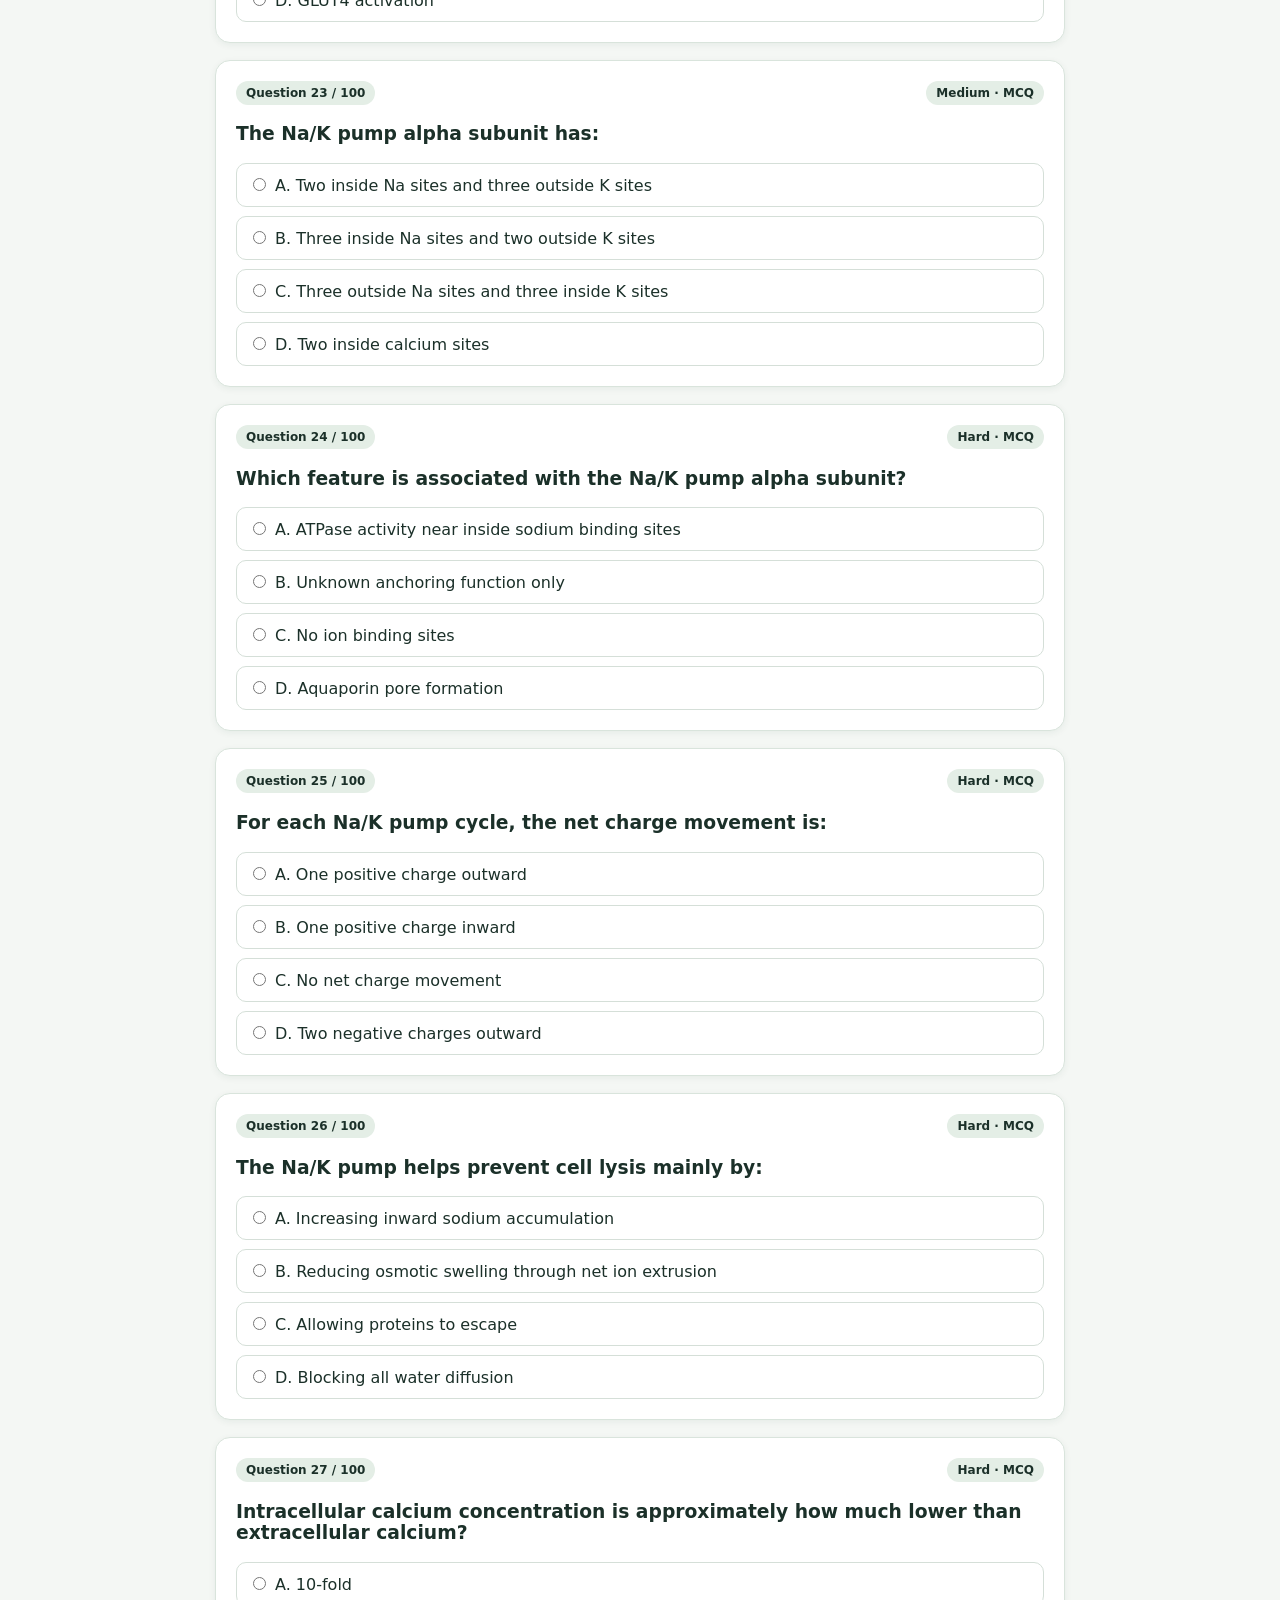
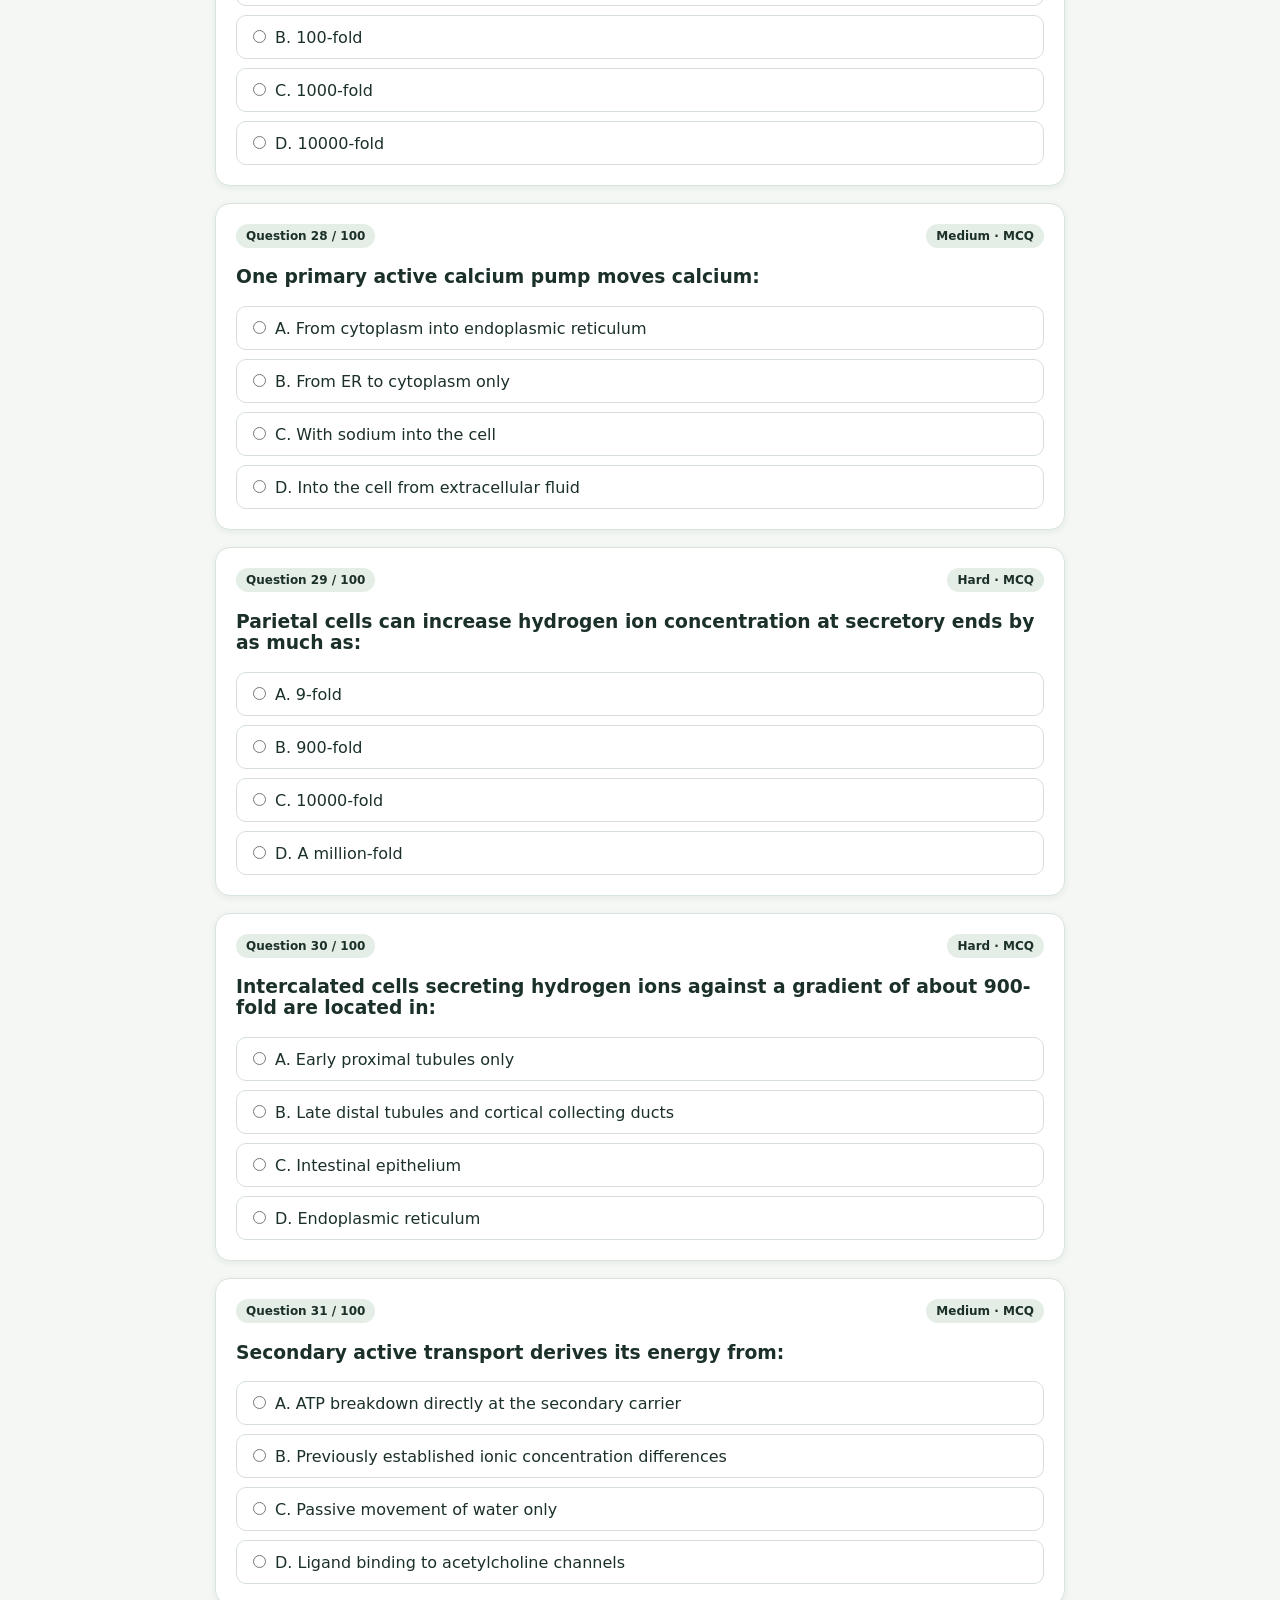
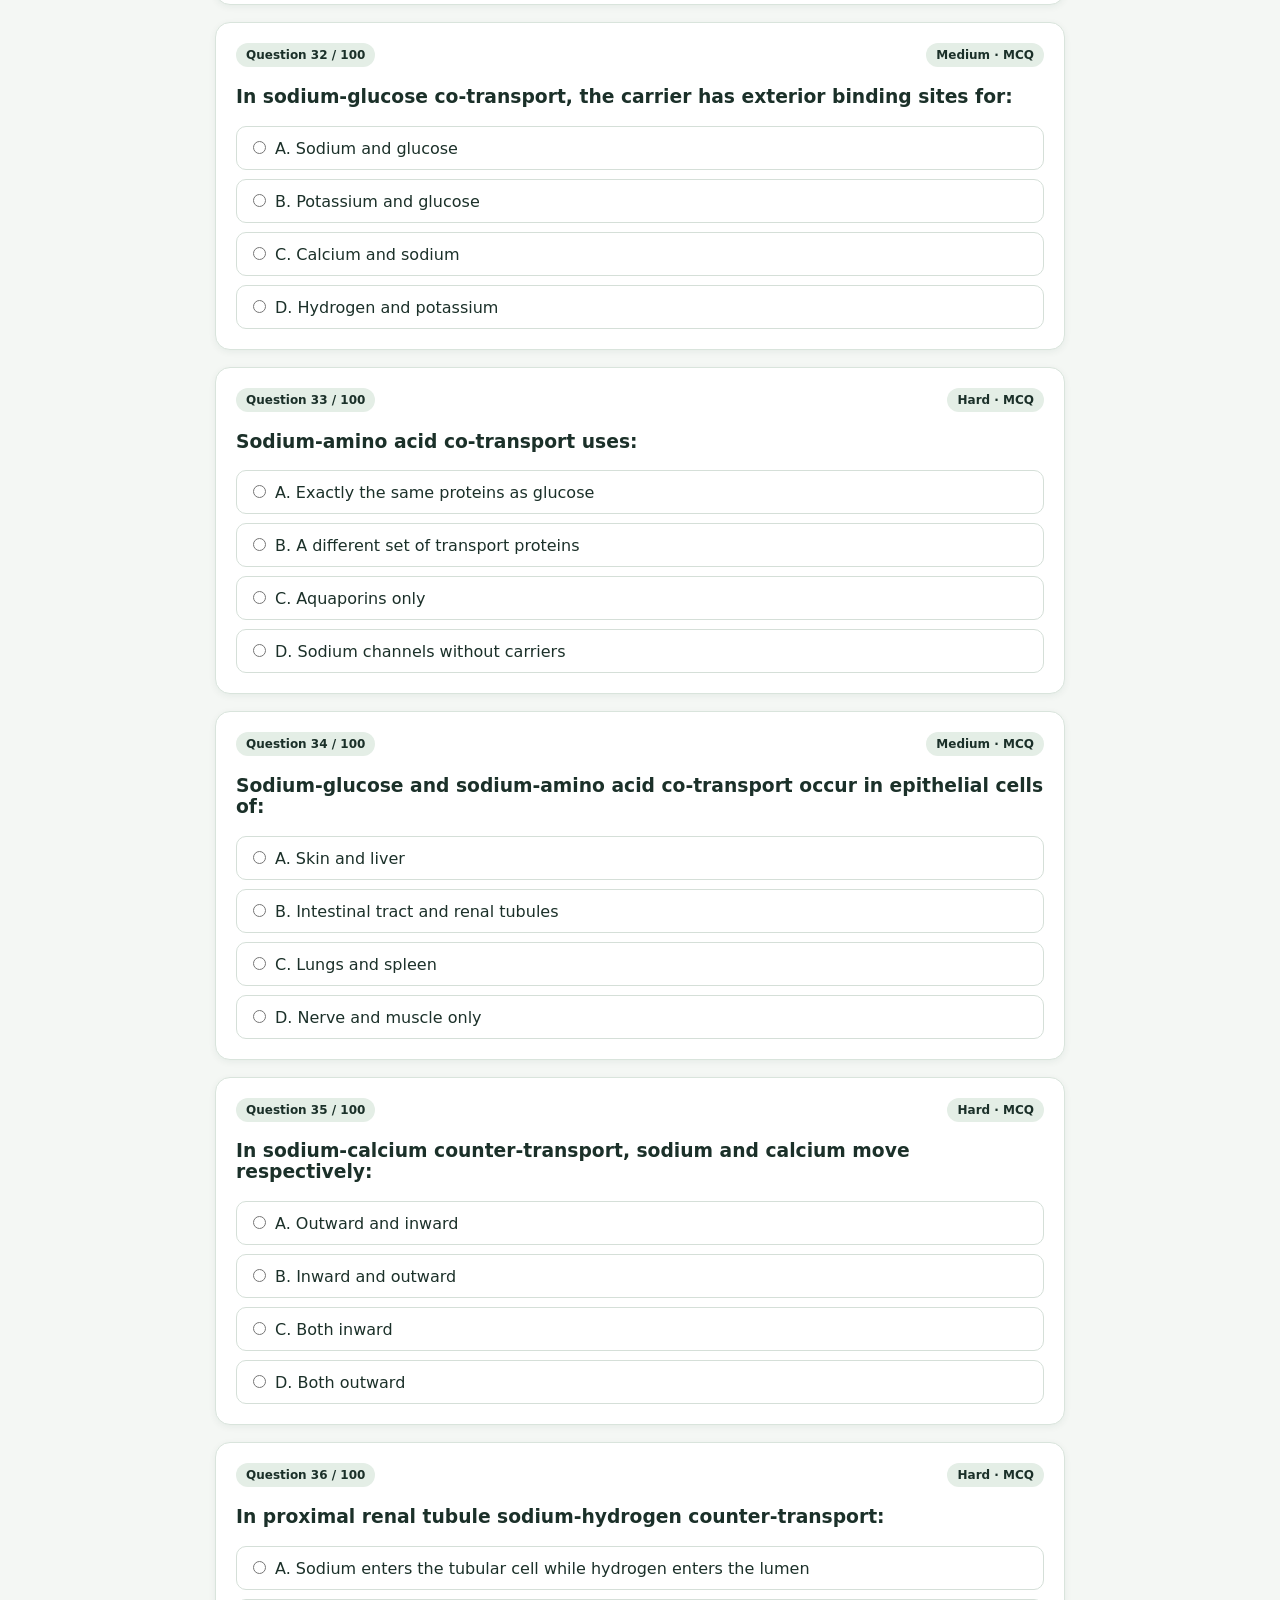
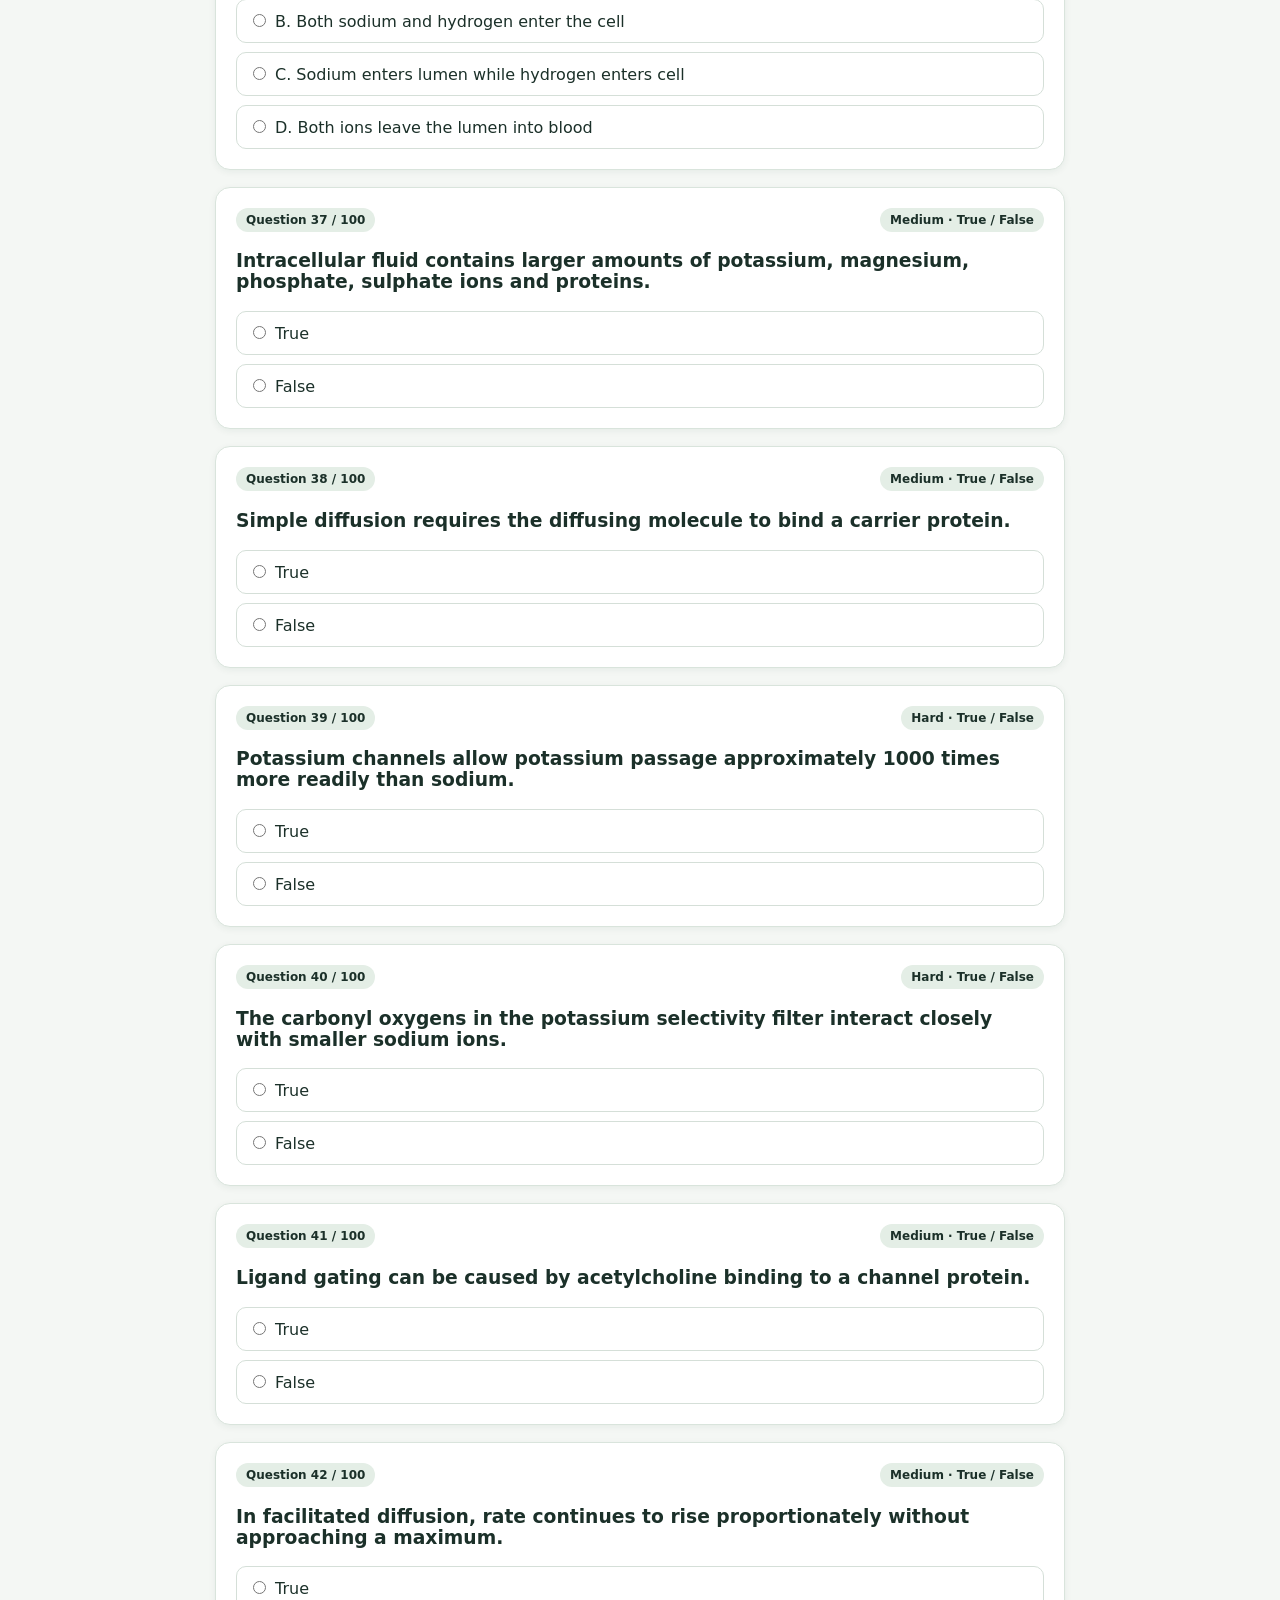
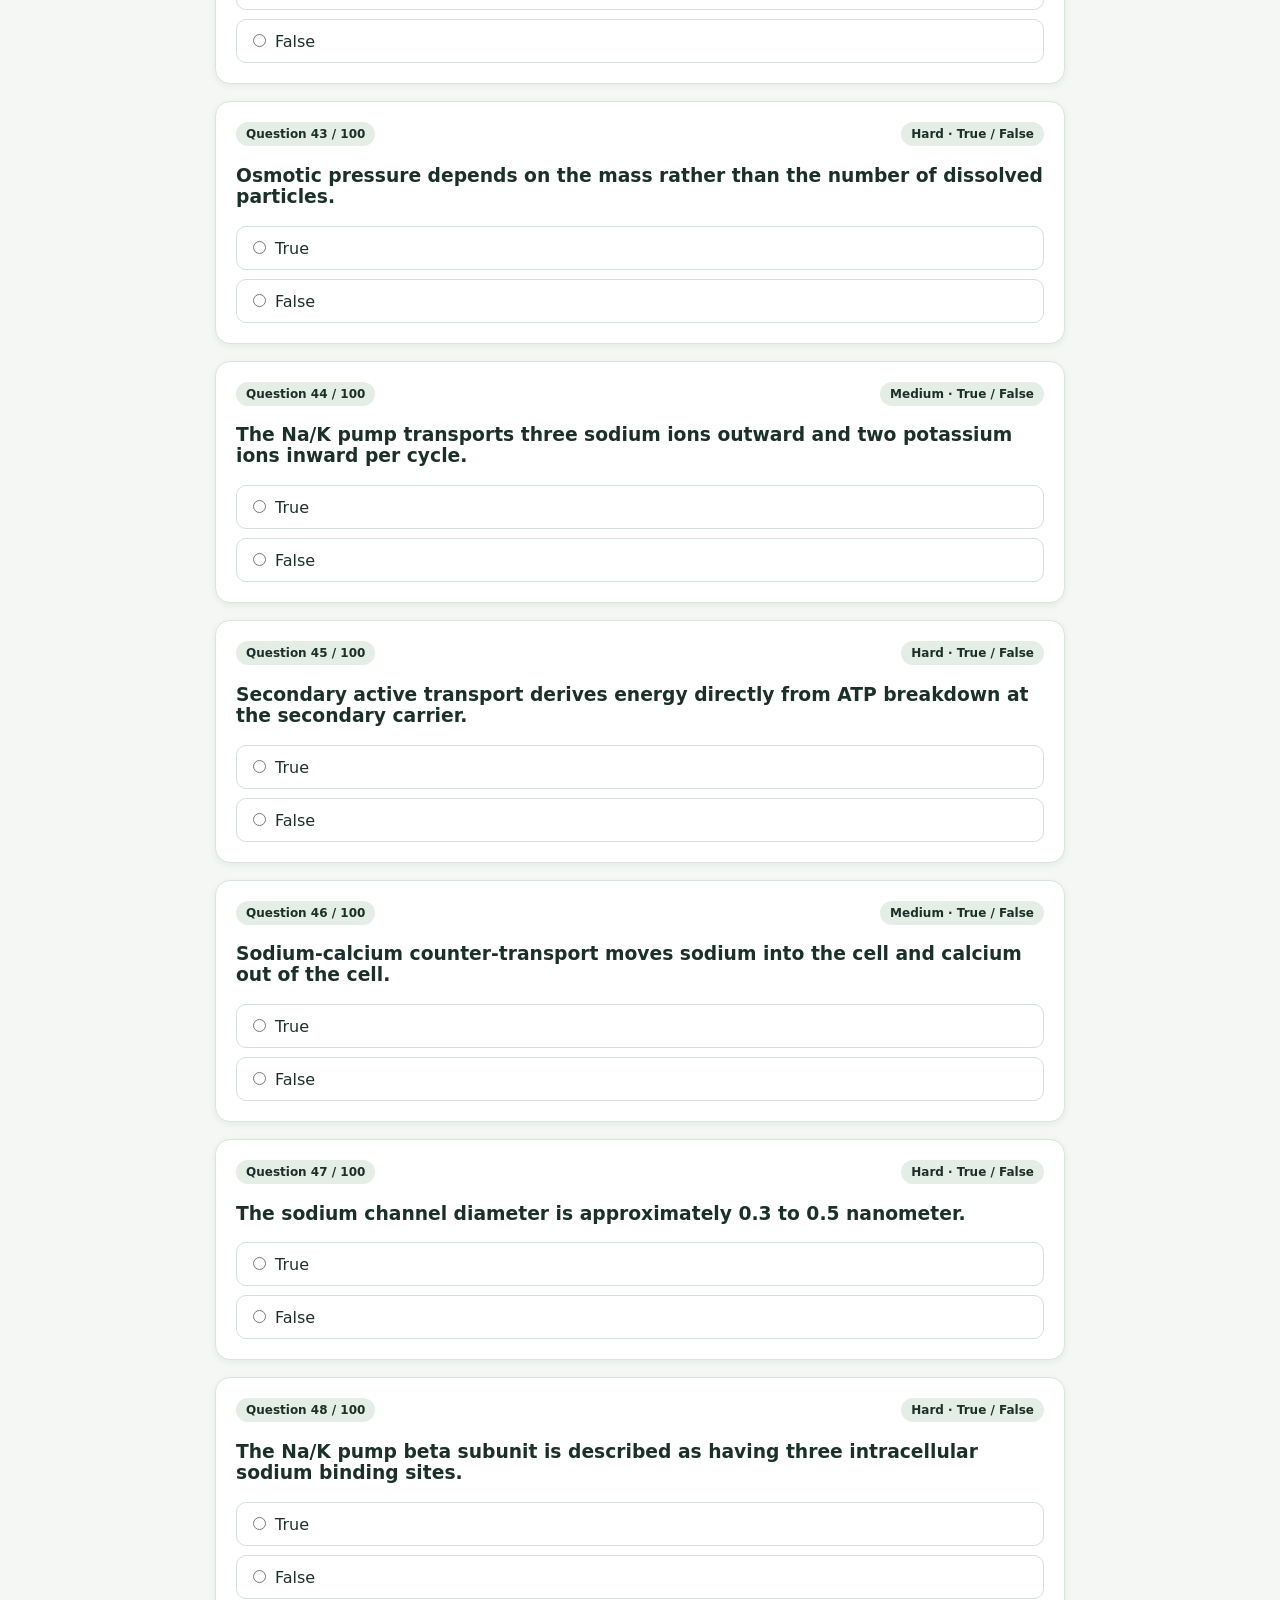
<file: 02-chapter-3-exam-html.html>
<!doctype html><html lang="en"><meta charset="utf-8"><meta name="viewport" content="width=device-width,initial-scale=1"><title>Medical Biology Chapter 3 Exam</title><style>body{margin:0;background:#f4f7f4;color:#1b3029;font:16px system-ui,Arial}header{background:#163e32;color:white;padding:32px 18px}main{max-width:850px;margin:auto;padding:20px}.muted{color:#61746b}.card{background:white;border:1px solid #d9e4dc;border-radius:15px;padding:20px;margin:17px 0;box-shadow:0 2px 7px #173d3010}.pill{background:#e4eee6;border-radius:20px;padding:5px 10px;font-size:12px;font-weight:700}.opts{display:grid;gap:9px;margin-top:15px}.opt{display:block;border:1px solid #d5dfd8;border-radius:10px;padding:11px;cursor:pointer}.opt:has(input:checked){background:#e6f1e9;border-color:#247354}.opt input{margin-right:9px}.bad{background:#ffefeb;border-color:#c95444}.good{background:#e2f4e8;border-color:#2d8254}.feedback{margin-top:12px;padding:12px;border-radius:9px;background:#f0f4f1}button{background:#1d6249;color:white;border:0;border-radius:10px;padding:15px 22px;font-weight:700;cursor:pointer;font-size:16px}button:disabled{opacity:.5}#result{font-size:20px;font-weight:700}.top{display:flex;justify-content:space-between;gap:8px;flex-wrap:wrap}.bar{height:9px;background:#dce7df;border-radius:20px;overflow:hidden;margin-top:14px}.fill{height:100%;width:0;background:#438a67}footer{padding:20px;text-align:center}</style><header><main><div class="muted" style="color:#b6d5c5">FIRST-YEAR MEDICAL BIOLOGY</div><h1>Chapter 3 · Transport of Substances Through Cell Membranes</h1><p>100 questions · 70 MCQs + 15 True / False · Medium & Hard · Based exclusively on your uploaded chapter</p><div class="top"><span id="count">0 / 51 answered</span><span>Submit to reveal answers and explanations</span></div><div class="bar"><div class="fill" id="fill"></div></div></main></header><main><div id="quiz"></div><div class="card"><button id="submit" onclick="grade()">Submit exam & see results</button> <button onclick="location.reload()" style="background:#63776c">Restart</button><p id="result" aria-live="polite"></p></div></main><footer>Medical Biology · Chapter 3 · Offline practice exam</footer><script>const Q=[{"t":"mc","q":"Which ions are present in larger amounts in extracellular fluid?","o":["Potassium and magnesium","Sodium and chloride","Phosphate and sulphate","Proteins and potassium"],"a":1,"w":"Extracellular fluid contains larger amounts of sodium, chloride, calcium and bicarbonate.","l":"Medium"},{"t":"mc","q":"The lipid bilayer allows which substances to diffuse most directly?","o":["Glucose","Sodium ions","Oxygen and carbon dioxide","Proteins"],"a":2,"w":"Lipid-soluble oxygen and carbon dioxide diffuse through the lipid bilayer.","l":"Medium"},{"t":"mc","q":"Which property distinguishes carrier proteins from channel proteins?","o":["Binding followed by conformational change","Lack of selectivity","Direct ATP hydrolysis in every transport event","Transport only of water"],"a":0,"w":"Carrier proteins bind selectively and undergo conformational changes.","l":"Medium"},{"t":"mc","q":"Simple diffusion through membrane channels does NOT require:","o":["Kinetic motion","A carrier-protein interaction","A membrane pathway","Available diffusing substance"],"a":1,"w":"Simple diffusion occurs without interaction with carrier proteins.","l":"Medium"},{"t":"mc","q":"The rate of diffusion of lipid-soluble substances is directly proportional to their:","o":["Molecular mass","Lipid solubility","Electrical charge","ATPase activity"],"a":1,"w":"The slide specifies direct proportionality to lipid solubility.","l":"Medium"},{"t":"mc","q":"Which specialized pores allow rapid water movement?","o":["GLUT4","Aquaporins","ATPases","Sodium-potassium pumps"],"a":1,"w":"Aquaporins are specialized protein pores for water.","l":"Medium"},{"t":"mc","q":"A urea molecule has a diameter only 20% greater than water. According to the chapter, its membrane penetration is approximately:","o":["2 times higher","20% lower","1000 times less","Equal to water"],"a":2,"w":"The slides state penetration of urea is about 1000 times less than water.","l":"Hard"},{"t":"mc","q":"Potassium channel selectivity is primarily explained by:","o":["Potassium having a smaller diameter than sodium","Carbonyl oxygens of the selectivity filter interacting with dehydrating potassium","ATPase hydrolysis","A negative sodium-binding pocket"],"a":1,"w":"Carbonyl oxygens permit potassium dehydration and passage but are too far apart for smaller sodium ions.","l":"Hard"},{"t":"mc","q":"The potassium channel has a tetrameric structure of:","o":["Two distinct globular proteins","Four identical protein subunits","Three sodium-binding proteins","Five amino acid transporters"],"a":1,"w":"The chapter describes four identical protein subunits surrounding a central pore.","l":"Medium"},{"t":"mc","q":"The sodium channel inner surfaces are lined with:","o":["Strongly negatively charged amino acids","Carbonyl oxygens spaced for potassium","Neutral phospholipids only","Positively charged glucose transporters"],"a":0,"w":"Negatively charged amino acids attract small dehydrated sodium ions.","l":"Medium"},{"t":"mc","q":"When the inside of a cell loses its negative charge, the chapter states sodium voltage gates:","o":["Remain tightly closed","Open to allow sodium inward","Transport sodium outward by ATP","Become GLUT4 transporters"],"a":1,"w":"Loss of inside negativity opens sodium gates.","l":"Medium"},{"t":"mc","q":"Potassium voltage gates are located at the:","o":["Extracellular ends of potassium channels","Intracellular ends of potassium channels","Lipid bilayer center","Inside of glucose carriers"],"a":1,"w":"Potassium gates are on intracellular ends and open when inside becomes positively charged.","l":"Hard"},{"t":"mc","q":"Acetylcholine is an example of:","o":["Voltage gating","Ligand gating","Primary calcium transport","Simple lipid diffusion"],"a":1,"w":"Binding acetylcholine causes a conformational change that opens the channel.","l":"Medium"},{"t":"mc","q":"The acetylcholine channel forms a negatively charged pore about:","o":["0.3–0.5 nm","0.65 nm","5 nm","10 nm"],"a":1,"w":"The lecture specifies about 0.65 nm.","l":"Hard"},{"t":"mc","q":"Which feature explains Vmax in facilitated diffusion?","o":["Finite carrier-mediated transport capacity","Unrestricted passage through lipid bilayer","Continuous proportional increase with concentration","Movement against a gradient"],"a":0,"w":"Facilitated diffusion approaches a maximum rate Vmax.","l":"Hard"},{"t":"mc","q":"GLUT4 activation by insulin can increase glucose facilitated diffusion by approximately:","o":["2- to 3-fold","10- to 20-fold","100-fold","1000-fold"],"a":1,"w":"The slides specify a 10- to 20-fold increase in insulin-sensitive tissues.","l":"Hard"},{"t":"mc","q":"Net diffusion into a cell is directly proportional to:","o":["Ci − Co","Co − Ci","Co + Ci","Co × Ci"],"a":1,"w":"The chapter states net diffusion ∝ (Co − Ci).","l":"Medium"},{"t":"mc","q":"Which factor is NOT listed among the three factors affecting net diffusion rate?","o":["Concentration difference","Membrane electrical potential","Pressure difference","Number of ATP molecules"],"a":3,"w":"The listed factors are concentration, electrical potential and pressure differences.","l":"Medium"},{"t":"mc","q":"The Nernst potential equation given in the chapter is:","o":["EMF = ±61 log(C1/C2)","EMF = Co − Ci","EMF = 3Na − 2K","EMF = ATP/ADP"],"a":0,"w":"The lecture writes EMF (mV) = ±61 log(C1/C2).","l":"Hard"},{"t":"mc","q":"For pure water on one side and NaCl solution on the other, with a selectively permeable membrane, net water movement is:","o":["From NaCl solution to pure water","From pure water to NaCl solution","Equal movement with no net flow in every case","Dependent only on NaCl mass"],"a":1,"w":"Osmosis proceeds from pure water toward NaCl solution in the given example.","l":"Medium"},{"t":"mc","q":"Osmotic pressure is determined primarily by:","o":["Mass of dissolved particles","Number of particles per unit fluid volume","Size of membrane channels only","Total lipid content"],"a":1,"w":"The slide emphasizes particle number per unit volume rather than particle mass.","l":"Hard"},{"t":"mc","q":"In primary active transport, energy comes directly from:","o":["Ionic concentration differences","ATP breakdown","Osmotic pressure","GLUT4 activation"],"a":1,"w":"Primary active transport uses energy derived directly from ATP breakdown.","l":"Medium"},{"t":"mc","q":"The Na/K pump alpha subunit has:","o":["Two inside Na sites and three outside K sites","Three inside Na sites and two outside K sites","Three outside Na sites and three inside K sites","Two inside calcium sites"],"a":1,"w":"Alpha has three sodium-binding sites inside and two potassium-binding sites outside.","l":"Medium"},{"t":"mc","q":"Which feature is associated with the Na/K pump alpha subunit?","o":["ATPase activity near inside sodium binding sites","Unknown anchoring function only","No ion binding sites","Aquaporin pore formation"],"a":0,"w":"The alpha subunit contains ATPase activity.","l":"Hard"},{"t":"mc","q":"For each Na/K pump cycle, the net charge movement is:","o":["One positive charge outward","One positive charge inward","No net charge movement","Two negative charges outward"],"a":0,"w":"Three sodium ions exit and two potassium ions enter: one net positive charge outward.","l":"Hard"},{"t":"mc","q":"The Na/K pump helps prevent cell lysis mainly by:","o":["Increasing inward sodium accumulation","Reducing osmotic swelling through net ion extrusion","Allowing proteins to escape","Blocking all water diffusion"],"a":1,"w":"Net sodium extrusion helps counter water entry and cell swelling.","l":"Hard"},{"t":"mc","q":"Intracellular calcium concentration is approximately how much lower than extracellular calcium?","o":["10-fold","100-fold","1000-fold","10000-fold"],"a":3,"w":"The chapter gives about 10,000-fold lower intracellular calcium.","l":"Hard"},{"t":"mc","q":"One primary active calcium pump moves calcium:","o":["From cytoplasm into endoplasmic reticulum","From ER to cytoplasm only","With sodium into the cell","Into the cell from extracellular fluid"],"a":0,"w":"The intracellular organelle pump moves calcium into ER.","l":"Medium"},{"t":"mc","q":"Parietal cells can increase hydrogen ion concentration at secretory ends by as much as:","o":["9-fold","900-fold","10000-fold","A million-fold"],"a":3,"w":"The chapter states a million-fold increase in parietal cells.","l":"Hard"},{"t":"mc","q":"Intercalated cells secreting hydrogen ions against a gradient of about 900-fold are located in:","o":["Early proximal tubules only","Late distal tubules and cortical collecting ducts","Intestinal epithelium","Endoplasmic reticulum"],"a":1,"w":"These renal intercalated cells are in late distal tubules and cortical collecting ducts.","l":"Hard"},{"t":"mc","q":"Secondary active transport derives its energy from:","o":["ATP breakdown directly at the secondary carrier","Previously established ionic concentration differences","Passive movement of water only","Ligand binding to acetylcholine channels"],"a":1,"w":"Primary active transport originally creates the ionic gradients used by secondary transport.","l":"Medium"},{"t":"mc","q":"In sodium-glucose co-transport, the carrier has exterior binding sites for:","o":["Sodium and glucose","Potassium and glucose","Calcium and sodium","Hydrogen and potassium"],"a":0,"w":"Sodium and glucose bind simultaneously at two exterior sites.","l":"Medium"},{"t":"mc","q":"Sodium-amino acid co-transport uses:","o":["Exactly the same proteins as glucose","A different set of transport proteins","Aquaporins only","Sodium channels without carriers"],"a":1,"w":"The slides specify a different set of amino acid transport proteins.","l":"Hard"},{"t":"mc","q":"Sodium-glucose and sodium-amino acid co-transport occur in epithelial cells of:","o":["Skin and liver","Intestinal tract and renal tubules","Lungs and spleen","Nerve and muscle only"],"a":1,"w":"Both are described in intestinal tract and kidney renal tubule epithelium.","l":"Medium"},{"t":"mc","q":"In sodium-calcium counter-transport, sodium and calcium move respectively:","o":["Outward and inward","Inward and outward","Both inward","Both outward"],"a":1,"w":"Sodium moves to cell interior while calcium moves to exterior.","l":"Hard"},{"t":"mc","q":"In proximal renal tubule sodium-hydrogen counter-transport:","o":["Sodium enters the tubular cell while hydrogen enters the lumen","Both sodium and hydrogen enter the cell","Sodium enters lumen while hydrogen enters cell","Both ions leave the lumen into blood"],"a":0,"w":"The chapter specifies sodium from lumen to tubular cell and hydrogen into tubule lumen.","l":"Hard"},{"t":"tf","q":"Intracellular fluid contains larger amounts of potassium, magnesium, phosphate, sulphate ions and proteins.","o":null,"a":true,"w":"These are the listed intracellular-enriched components.","l":"Medium"},{"t":"tf","q":"Simple diffusion requires the diffusing molecule to bind a carrier protein.","o":null,"a":false,"w":"Simple diffusion is defined as movement without carrier interaction.","l":"Medium"},{"t":"tf","q":"Potassium channels allow potassium passage approximately 1000 times more readily than sodium.","o":null,"a":true,"w":"This is the selectivity ratio stated in the chapter.","l":"Hard"},{"t":"tf","q":"The carbonyl oxygens in the potassium selectivity filter interact closely with smaller sodium ions.","o":null,"a":false,"w":"They are too far apart to interact closely with smaller sodium ions.","l":"Hard"},{"t":"tf","q":"Ligand gating can be caused by acetylcholine binding to a channel protein.","o":null,"a":true,"w":"Acetylcholine is the lecture example of chemical gating.","l":"Medium"},{"t":"tf","q":"In facilitated diffusion, rate continues to rise proportionately without approaching a maximum.","o":null,"a":false,"w":"Facilitated diffusion approaches Vmax.","l":"Medium"},{"t":"tf","q":"Osmotic pressure depends on the mass rather than the number of dissolved particles.","o":null,"a":false,"w":"Osmotic pressure depends on particle number per unit volume.","l":"Hard"},{"t":"tf","q":"The Na/K pump transports three sodium ions outward and two potassium ions inward per cycle.","o":null,"a":true,"w":"This is the stated pump stoichiometry.","l":"Medium"},{"t":"tf","q":"Secondary active transport derives energy directly from ATP breakdown at the secondary carrier.","o":null,"a":false,"w":"It uses ionic gradients originally generated by primary active transport.","l":"Hard"},{"t":"tf","q":"Sodium-calcium counter-transport moves sodium into the cell and calcium out of the cell.","o":null,"a":true,"w":"The chapter describes these opposite directions.","l":"Medium"},{"t":"tf","q":"The sodium channel diameter is approximately 0.3 to 0.5 nanometer.","o":null,"a":true,"w":"This range is given for sodium channels.","l":"Hard"},{"t":"tf","q":"The Na/K pump beta subunit is described as having three intracellular sodium binding sites.","o":null,"a":false,"w":"The three intracellular sodium sites belong to alpha, not beta.","l":"Hard"},{"t":"tf","q":"In sodium-glucose co-transport, sodium and glucose bind simultaneously to the carrier.","o":null,"a":true,"w":"Simultaneous binding precedes conformational change.","l":"Medium"},{"t":"tf","q":"The renal hydrogen ion pump secretes hydrogen ions down a 900-fold concentration gradient.","o":null,"a":false,"w":"It secretes against an approximately 900-fold gradient.","l":"Hard"},{"t":"tf","q":"Pressure difference across the membrane is one of the listed factors affecting net diffusion.","o":null,"a":true,"w":"Pressure difference is the third listed factor.","l":"Medium"},{"t":"mc","q":"Which combination is more abundant in intracellular fluid according to the lecture?","o":["Sodium, chloride and bicarbonate","Potassium, magnesium and phosphate","Calcium, sodium and glucose","Chloride, bicarbonate and calcium"],"a":1,"w":"The intracellular fluid contains larger amounts of potassium, magnesium, phosphate, sulphate and proteins.","l":"Medium"},{"t":"mc","q":"Which transport protein changes its conformation after selectively binding a transported substance?","o":["Aquaporin","Carrier protein","Lipid bilayer","Protein channel without carrier binding"],"a":1,"w":"Carrier proteins bind selectively and undergo conformational changes.","l":"Medium"},{"t":"mc","q":"Which of the following is specifically listed as a determinant of the rate of simple diffusion?","o":["ATPase activity","Number and size of membrane channels","Number of insulin receptors","Rate of ATP breakdown"],"a":1,"w":"The rate depends on available substance, kinetic motion velocity, and channel number and size.","l":"Medium"},{"t":"mc","q":"Which substance is listed as having high lipid solubility and diffusing through the lipid bilayer?","o":["Urea","Glucose","Nitrogen","Sodium ion"],"a":2,"w":"Nitrogen is listed with oxygen, carbon dioxide and alcohols.","l":"Medium"},{"t":"mc","q":"If the lipid solubility of a substance increases, its diffusion rate through the lipid bilayer is described as:","o":["Directly proportional","Inversely proportional","Independent of solubility","Limited by ATPase activity"],"a":0,"w":"The lecture states a direct proportionality to lipid solubility.","l":"Medium"},{"t":"mc","q":"Which comparison of urea and water is given in the slides?","o":["Urea diameter is 20% smaller and permeability is 1000 times higher","Urea diameter is 20% larger and penetration about 1000 times less","Urea diameter is 1000 times larger and penetration 20% less","Urea and water penetrate equally"],"a":1,"w":"Urea is only 20% larger in diameter but penetrates about 1000 times less.","l":"Hard"},{"t":"mc","q":"Which combination determines selective permeability of a protein channel?","o":["Diameter, shape, internal charges and chemical bonds","ATP concentration and nuclear membrane thickness","Only molecular mass of the ion","Only concentration outside the cell"],"a":0,"w":"Channel selectivity depends on diameter, shape, charges and chemical bonds lining the channel.","l":"Medium"},{"t":"mc","q":"A potassium channel is described as having which structural arrangement?","o":["Two identical subunits and no central pore","Four identical protein subunits surrounding a central pore","One beta subunit and three ATP sites","Three sodium-binding sites on the inside"],"a":1,"w":"Potassium channels have a tetrameric structure with four identical protein subunits.","l":"Hard"},{"t":"mc","q":"In potassium channels, which structure forms the narrow selectivity filter?","o":["ATPase domain","Pore loops lined with carbonyl oxygens","Insulin receptor","Negatively charged sodium-binding sites"],"a":1,"w":"Pore loops at the top of the channel form a selectivity filter lined by carbonyl oxygens.","l":"Hard"},{"t":"mc","q":"Why are sodium ions excluded by the potassium-channel selectivity filter in the lecture explanation?","o":["They are too large to enter the channel","Carbonyl oxygens are too far apart to interact closely with smaller sodium ions","They permanently bind ATP","The pore lacks carbonyl oxygens"],"a":1,"w":"The spacing of carbonyl oxygens does not allow close interaction with smaller sodium ions.","l":"Hard"},{"t":"mc","q":"What is the stated diameter of sodium channels?","o":["0.03–0.05 nm","0.3–0.5 nm","3–5 nm","0.65–0.85 nm"],"a":1,"w":"Sodium channels are stated to be 0.3–0.5 nanometer in diameter.","l":"Medium"},{"t":"mc","q":"Which property of sodium-channel inner surfaces favors sodium entry?","o":["Strong negative charge","Strong positive charge","A lipid-only interior","An ATP-binding gate"],"a":0,"w":"Negatively charged amino acids attract small dehydrated sodium ions.","l":"Medium"},{"t":"mc","q":"When the cell interior loses its negative charge, the lecture states that voltage-gated sodium gates:","o":["Remain tightly closed","Open and allow sodium inward","Transport potassium outward by ATP","Open only when acetylcholine binds"],"a":1,"w":"Loss of negative charge on the inside opens the sodium gates.","l":"Hard"},{"t":"mc","q":"Where are the potassium gates described as being located?","o":["Extracellular ends of sodium channels","Intracellular ends of potassium channels","Inside the nucleus","Within the lipid bilayer without channels"],"a":1,"w":"Potassium gates are located at intracellular ends of potassium channels.","l":"Hard"},{"t":"mc","q":"What opens the acetylcholine channel?","o":["ATP cleavage","Binding of acetylcholine as a ligand","Increased glucose outside the cell","Potassium binding to the Na/K pump"],"a":1,"w":"Chemical ligand gating occurs when acetylcholine binds the channel protein.","l":"Medium"},{"t":"mc","q":"The acetylcholine channel is described as having a negatively charged pore of approximately:","o":["0.15 nm","0.3 nm","0.65 nm","1.5 nm"],"a":2,"w":"The lecture gives approximately 0.65 nm for the acetylcholine-channel pore.","l":"Hard"},{"t":"mc","q":"What limits the maximum rate of facilitated diffusion in the lecture?","o":["The number of available carrier-mediated transport cycles","The lipid solubility of oxygen","The presence of chloride in extracellular fluid","The number of mitochondria in the nucleus"],"a":0,"w":"Carrier-mediated transport approaches Vmax as carrier capacity is saturated.","l":"Hard"},{"t":"mc","q":"How many glucose transporter (GLUT) family members are stated to exist at least?","o":["4","8","14","20"],"a":2,"w":"The slide says at least 14 members.","l":"Medium"},{"t":"mc","q":"Insulin activation of GLUT4 may increase facilitated glucose diffusion in insulin-sensitive tissues by approximately:","o":["2–3-fold","5-fold","10–20-fold","1000-fold"],"a":2,"w":"The lecture specifies an increase as much as 10- to 20-fold.","l":"Hard"},{"t":"mc","q":"If Co = Ci in the concentration-difference expression, the contribution to net diffusion from this difference is:","o":["Positive","Negative","Zero","Equal to Vmax"],"a":2,"w":"Net diffusion is proportional to Co − Ci; equal concentrations give zero difference.","l":"Hard"},{"t":"mc","q":"Which equation is printed for membrane electrical potential in the lecture?","o":["EMF (mV) = ±61 log(C1/C2)","EMF = Co − Ci","EMF = ATP × 3","EMF = mass × pressure"],"a":0,"w":"The lecture provides EMF (mV) = ±61 log C1/C2.","l":"Hard"},{"t":"mc","q":"Which property determines osmotic pressure according to the chapter?","o":["Mass of each dissolved particle","Number of particles per unit volume","Only membrane thickness","Only the size of sodium ions"],"a":1,"w":"Osmotic pressure depends on particle number per unit volume, not particle mass.","l":"Medium"},{"t":"mc","q":"In the pure water–NaCl example, net water movement is toward:","o":["The pure-water side","The NaCl solution side","Neither side under any conditions","The side containing less dissolved salt only if ATP is available"],"a":1,"w":"Water moves from pure water toward the NaCl solution across the selectively permeable membrane.","l":"Medium"},{"t":"mc","q":"Which energy source directly powers primary active transport?","o":["ATP breakdown","A sodium gradient created by another pump","Passive glucose diffusion","Water concentration difference"],"a":0,"w":"Primary active transport directly derives energy from ATP breakdown.","l":"Medium"},{"t":"mc","q":"Which Na/K pump subunit is described as having ATPase activity?","o":["Beta subunit","Alpha subunit","Both subunits independently","Neither subunit"],"a":1,"w":"The alpha subunit has ATPase activity near its internal sodium-binding sites.","l":"Hard"},{"t":"mc","q":"Where are the three sodium-binding sites on the Na/K pump alpha subunit?","o":["Outside the cell","Inside the cell","Inside the ER lumen","On the beta subunit only"],"a":1,"w":"Three sodium binding sites are on the inside.","l":"Medium"},{"t":"mc","q":"What is the net charge movement per Na/K pump cycle?","o":["One positive charge inward","One positive charge outward","Three negative charges outward","No net charge movement"],"a":1,"w":"Three Na+ leave and two K+ enter, resulting in one net positive charge outward.","l":"Hard"},{"t":"mc","q":"Which is the correct direction of calcium pumping at the plasma membrane?","o":["From extracellular fluid into cytosol","From cytosol to outside the cell","From ER lumen into cytosol only","Calcium moves exclusively by simple diffusion"],"a":1,"w":"A primary active calcium pump moves calcium outside the cell.","l":"Medium"},{"t":"mc","q":"Which intracellular organelle is explicitly given as a calcium-pump destination?","o":["Golgi apparatus","Endoplasmic reticulum","Nucleus","Lysosome"],"a":1,"w":"The second calcium pump transports calcium into the ER.","l":"Medium"},{"t":"mc","q":"The intracellular calcium ion concentration is maintained approximately how much lower than extracellular concentration?","o":["10-fold","100-fold","1000-fold","10,000-fold"],"a":3,"w":"The slide states approximately 10,000 times lower.","l":"Hard"},{"t":"mc","q":"In gastric parietal cells, hydrogen ion concentration at secretory ends may be increased by as much as:","o":["90-fold","900-fold","10,000-fold","One million-fold"],"a":3,"w":"The lecture states a million-fold increase.","l":"Hard"},{"t":"mc","q":"In renal tubules, hydrogen ions are secreted against a concentration gradient of about:","o":["9-fold","90-fold","900-fold","9000-fold"],"a":2,"w":"The slide gives about 900-fold.","l":"Hard"},{"t":"mc","q":"Which renal sites are named for specialized intercalated cells secreting hydrogen ions?","o":["Early proximal tubule only","Late distal tubules and cortical collecting ducts","Glomerular capillaries","Renal pelvis only"],"a":1,"w":"The lecture specifies late distal tubules and cortical collecting ducts.","l":"Hard"},{"t":"mc","q":"Which statement best describes sodium–glucose co-transport in the chapter?","o":["Sodium and glucose move into the cell together after binding external carrier sites","Glucose exits as sodium enters","Both are pumped outward using direct ATP cleavage","Glucose passes through a potassium channel"],"a":0,"w":"The two exterior binding sites permit simultaneous inward transport of sodium and glucose.","l":"Hard"},{"t":"tf","q":"Water crosses the membrane through both protein channels and aquaporins.","o":null,"a":true,"w":"The lecture names protein channels and specialized aquaporin pores.","l":"Medium"},{"t":"tf","q":"Potassium channels allow sodium ions through about 1000 times more readily than potassium ions.","o":null,"a":false,"w":"The stated selectivity is about 1000 times in favor of potassium.","l":"Hard"},{"t":"tf","q":"Voltage gating depends on electrical potential across the cell membrane.","o":null,"a":true,"w":"Membrane electrical potential changes gate conformation.","l":"Medium"},{"t":"tf","q":"Potassium gates open when the inside of the cell becomes positively charged.","o":null,"a":true,"w":"The lecture specifically states this gating condition.","l":"Hard"},{"t":"tf","q":"Acetylcholine channels are unimportant for nerve-to-muscle signal transmission.","o":null,"a":false,"w":"They are important in transmission from nerves to muscle cells.","l":"Medium"},{"t":"tf","q":"The rate of facilitated diffusion can continue increasing proportionately without approaching a maximum.","o":null,"a":false,"w":"Facilitated diffusion approaches Vmax.","l":"Hard"},{"t":"tf","q":"The GLUT4 transporter is activated by insulin.","o":null,"a":true,"w":"GLUT4 is listed as insulin activated.","l":"Medium"},{"t":"tf","q":"Net diffusion into the cell is proportional to Ci − Co in the chapter formula.","o":null,"a":false,"w":"The given expression is Co − Ci.","l":"Hard"},{"t":"tf","q":"Osmotic pressure depends on the mass of particles rather than their number per unit volume.","o":null,"a":false,"w":"The lecture explicitly bases osmotic pressure on particle number per unit volume.","l":"Medium"},{"t":"tf","q":"Secondary active transport uses energy stored in ion gradients originally generated by primary active transport.","o":null,"a":true,"w":"This is the chapter distinction between secondary and primary active transport.","l":"Hard"},{"t":"tf","q":"The Na/K pump transports three potassium ions inward and two sodium ions outward per cycle.","o":null,"a":false,"w":"It transports three sodium ions outward and two potassium ions inward.","l":"Hard"},{"t":"tf","q":"The Na/K pump helps prevent cell swelling and lysis.","o":null,"a":true,"w":"Its sodium extrusion contributes to cell volume control.","l":"Medium"},{"t":"tf","q":"The calcium pump in the endoplasmic reticulum moves calcium from the ER to the cytosol.","o":null,"a":false,"w":"The ER pump moves calcium into the ER.","l":"Hard"},{"t":"tf","q":"Sodium and glucose bind simultaneously to exterior carrier sites during sodium–glucose co-transport.","o":null,"a":true,"w":"The chapter states simultaneous binding and inward transport.","l":"Hard"},{"t":"tf","q":"During sodium–hydrogen counter-transport in proximal tubules, both sodium and hydrogen ions move into the tubular cell.","o":null,"a":false,"w":"Sodium moves into the cell while hydrogen moves into the tubular lumen.","l":"Hard"}];const quiz=document.getElementById('quiz');Q.forEach((x,i)=>{const d=document.createElement('section');d.className='card';let s=`<div class="top"><span class="pill">Question ${i+1} / ${Q.length}</span><span class="pill">${x.l} · ${x.t==='mc'?'MCQ':'True / False'}</span></div><h3>${x.q}</h3><div class="opts">`;const opts=x.t==='mc'?x.o:['True','False'];opts.forEach((o,j)=>s+=`<label class="opt" id="opt-${i}-${j}"><input type="radio" name="q${i}" value="${j}" onchange="progress()">${x.t==='mc'?String.fromCharCode(65+j)+'. ':''}${o}</label>`);s+=`</div><div class="feedback" id="f${i}" hidden></div>`;d.innerHTML=s;quiz.appendChild(d)});function progress(){const n=Q.filter((_,i)=>document.querySelector('input[name=q'+i+']:checked')).length;document.getElementById('count').textContent=n+' / '+Q.length+' answered';document.getElementById('fill').style.width=(n/Q.length*100)+'%'}function grade(){let score=0,medium=0,hard=0,mt=0,ht=0;Q.forEach((x,i)=>{const sel=document.querySelector('input[name=q'+i+']:checked');const ans=x.t==='mc'?x.a:(x.a?0:1);if(x.l==='Medium')mt++;else ht++;if(sel&&Number(sel.value)===ans){score++;if(x.l==='Medium')medium++;else hard++}document.querySelectorAll('input[name=q'+i+']').forEach(z=>z.disabled=true);document.getElementById('opt-'+i+'-'+ans).classList.add('good');if(sel&&Number(sel.value)!==ans)document.getElementById('opt-'+i+'-'+sel.value).classList.add('bad');const f=document.getElementById('f'+i);f.hidden=false;f.innerHTML='<strong>Answer: '+(x.t==='mc'?String.fromCharCode(65+ans)+'. '+x.o[ans]:(x.a?'True':'False'))+'</strong><p>'+x.w+'</p>'});document.getElementById('result').innerHTML='Score: '+score+' / '+Q.length+' ('+Math.round(score/Q.length*100)+'%)<br><small>Medium: '+medium+'/'+mt+' · Hard: '+hard+'/'+ht+'</small>';document.getElementById('submit').disabled=true;document.getElementById('result').scrollIntoView({behavior:'smooth',block:'center'})}</script></html>
</file>
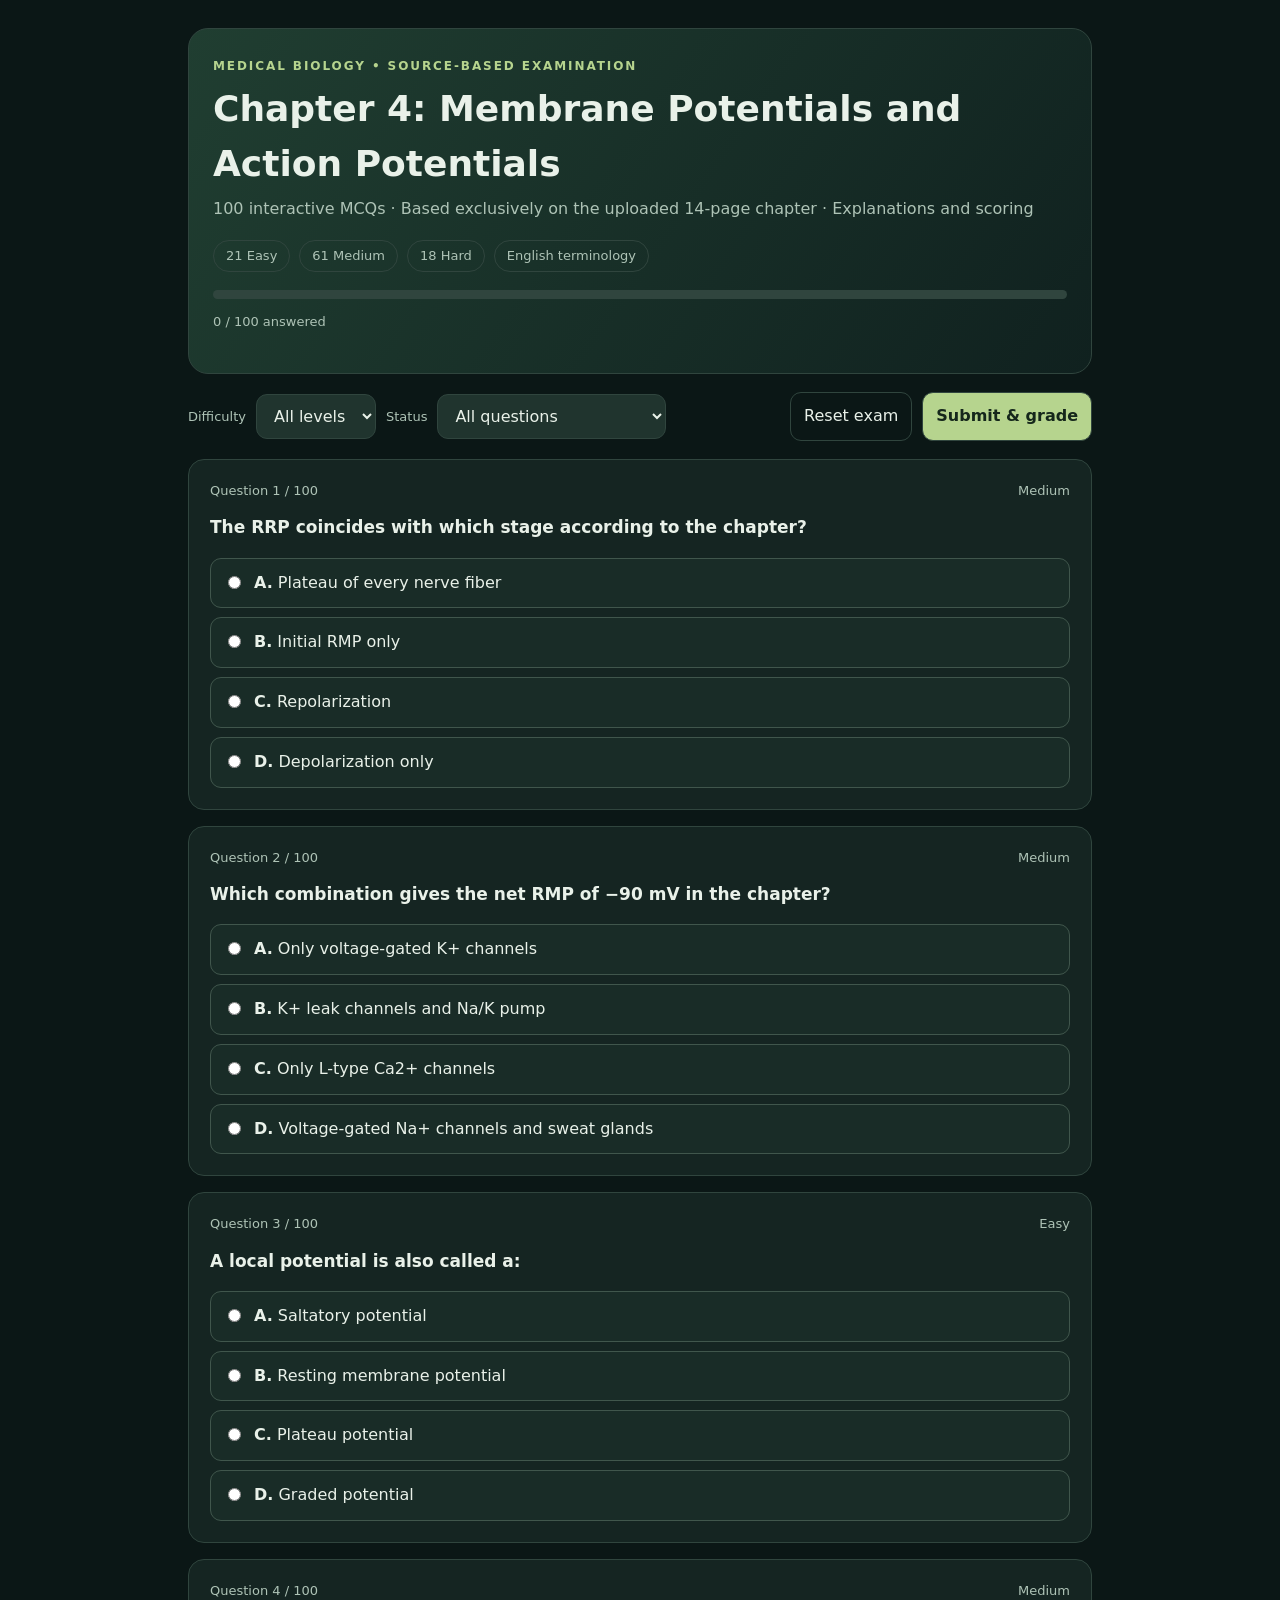
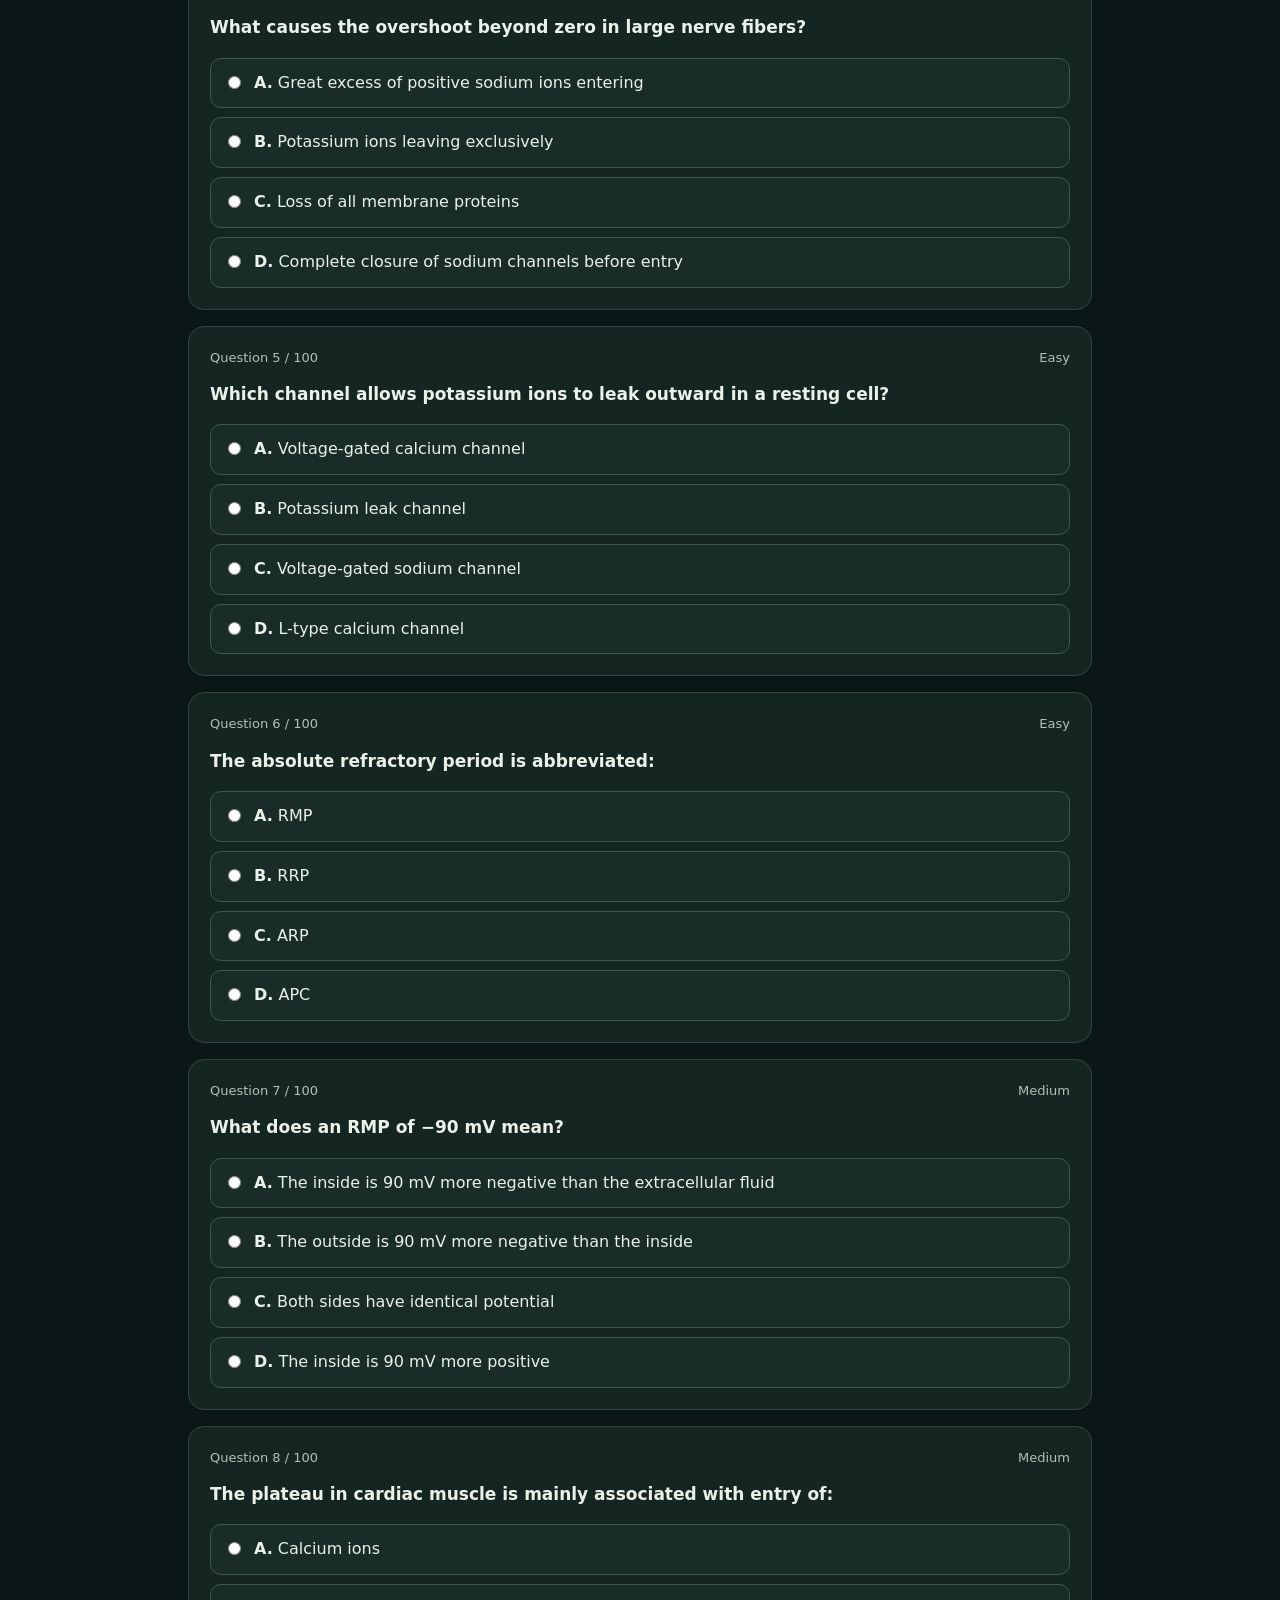
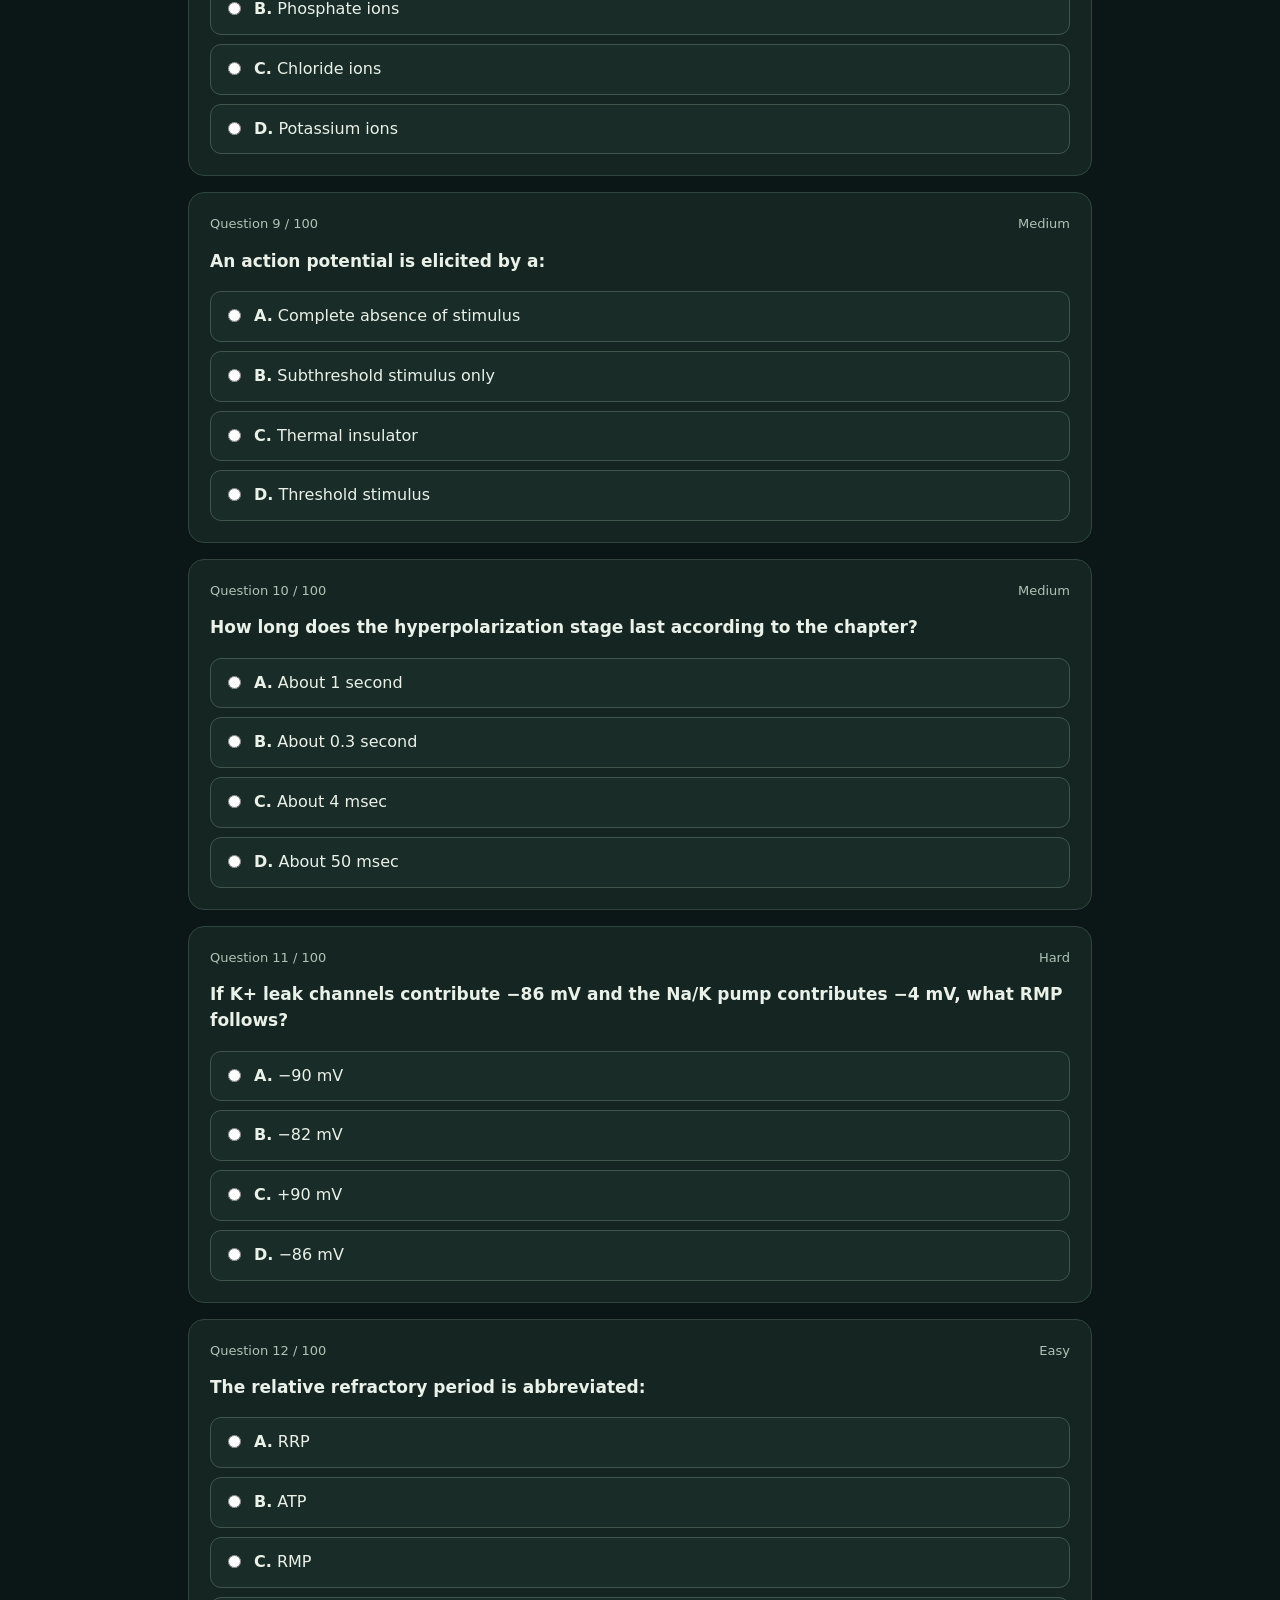
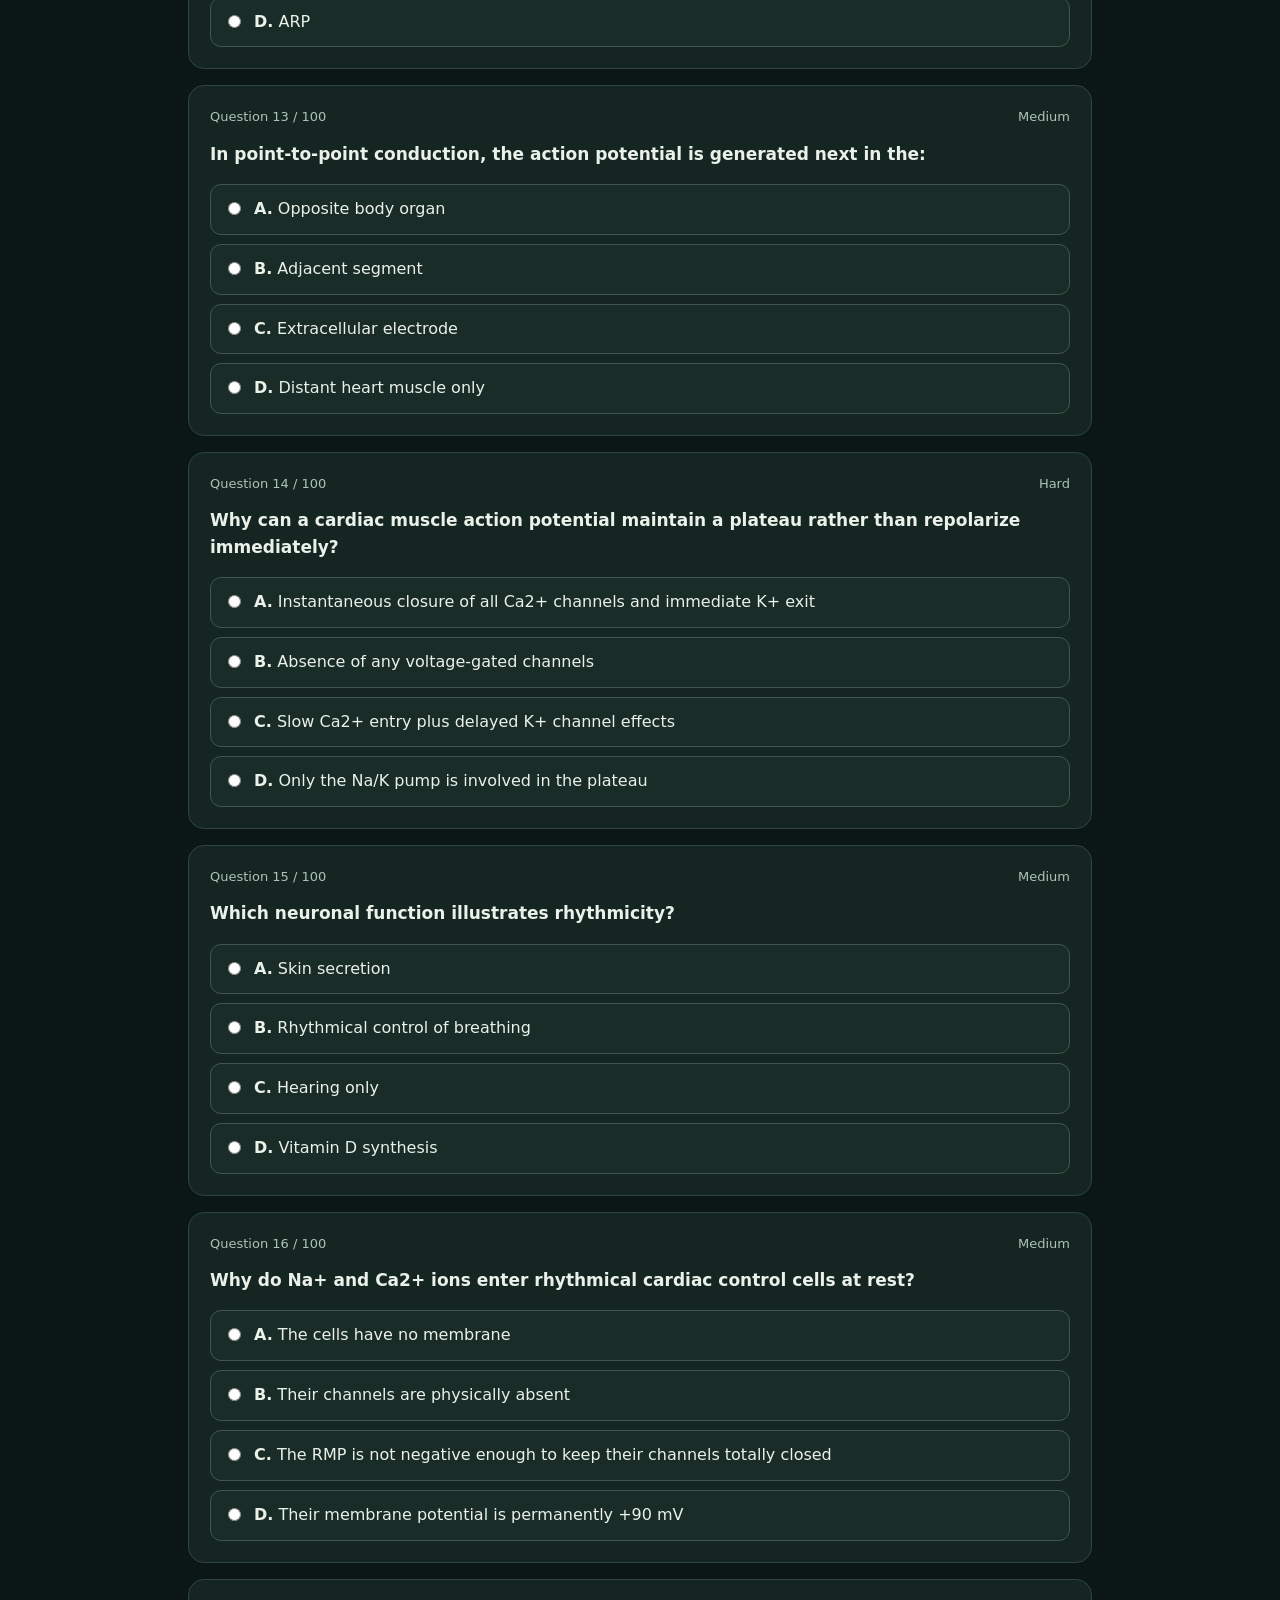
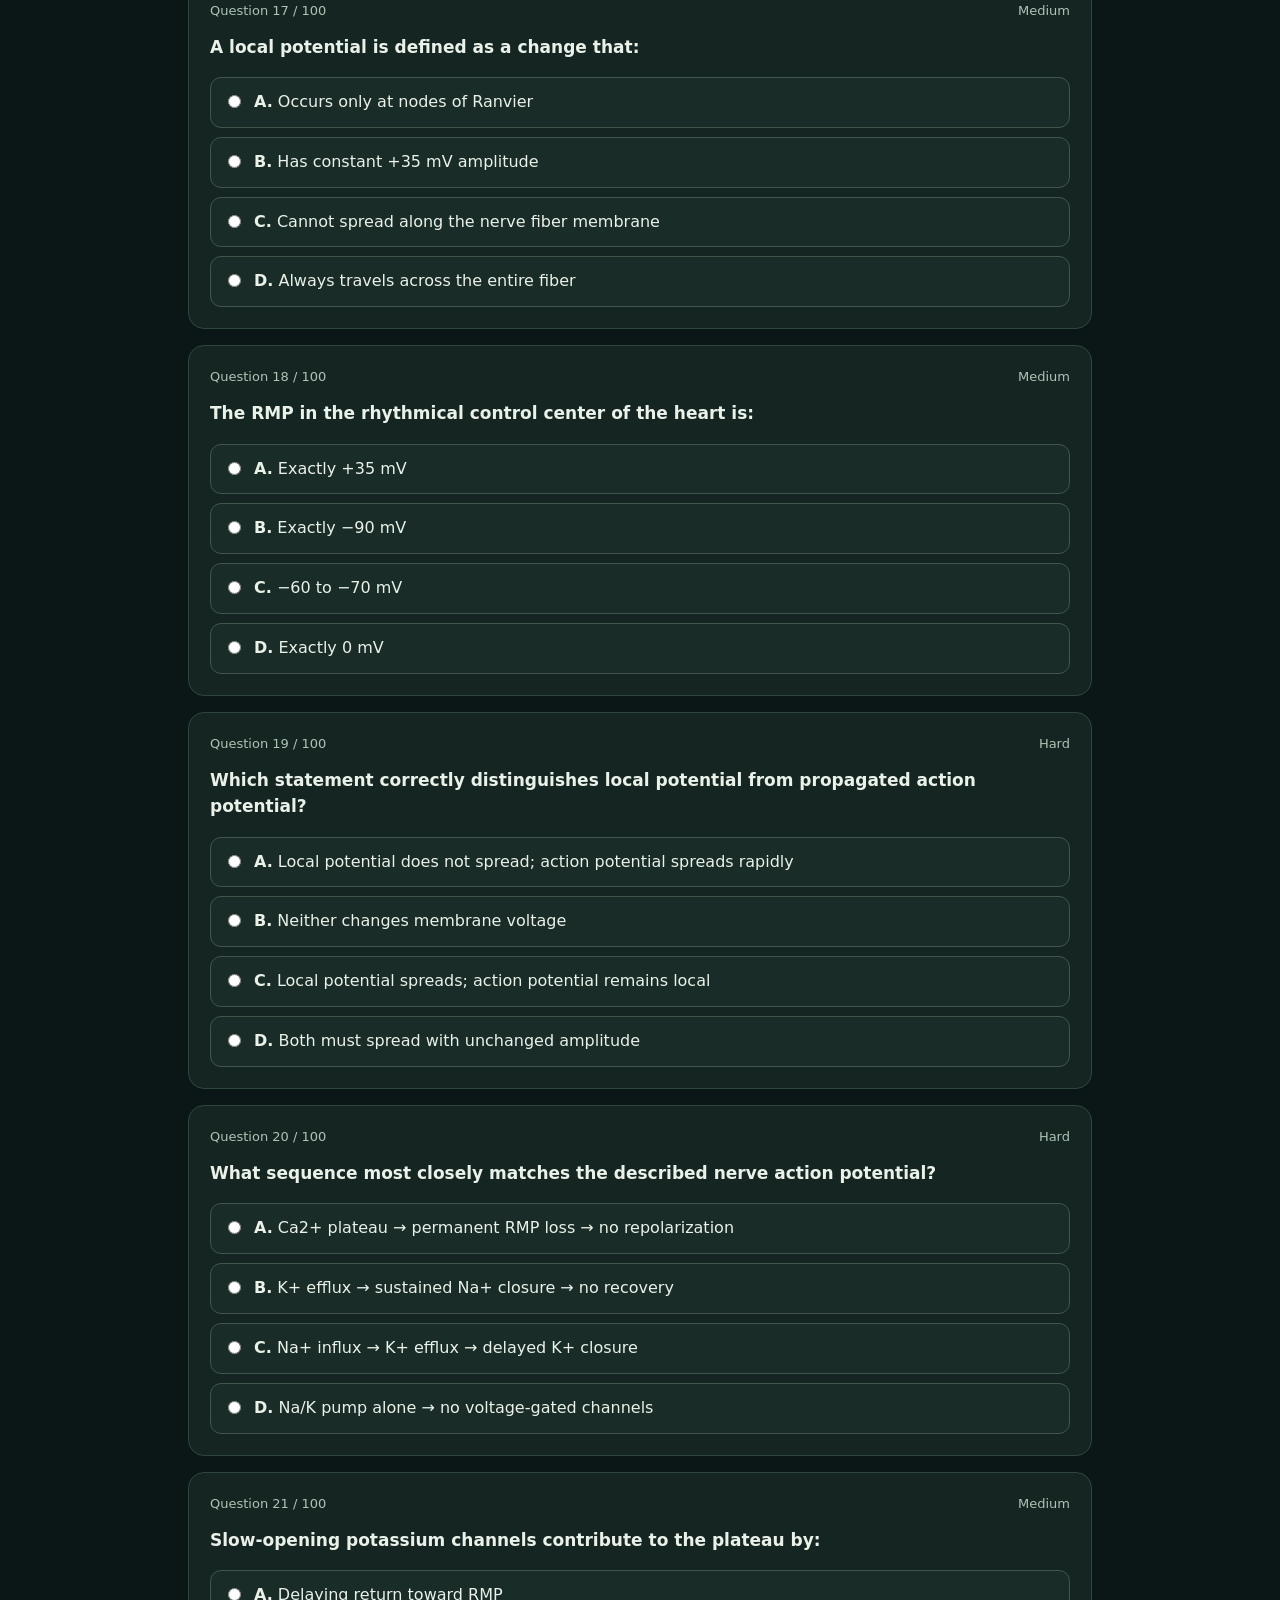
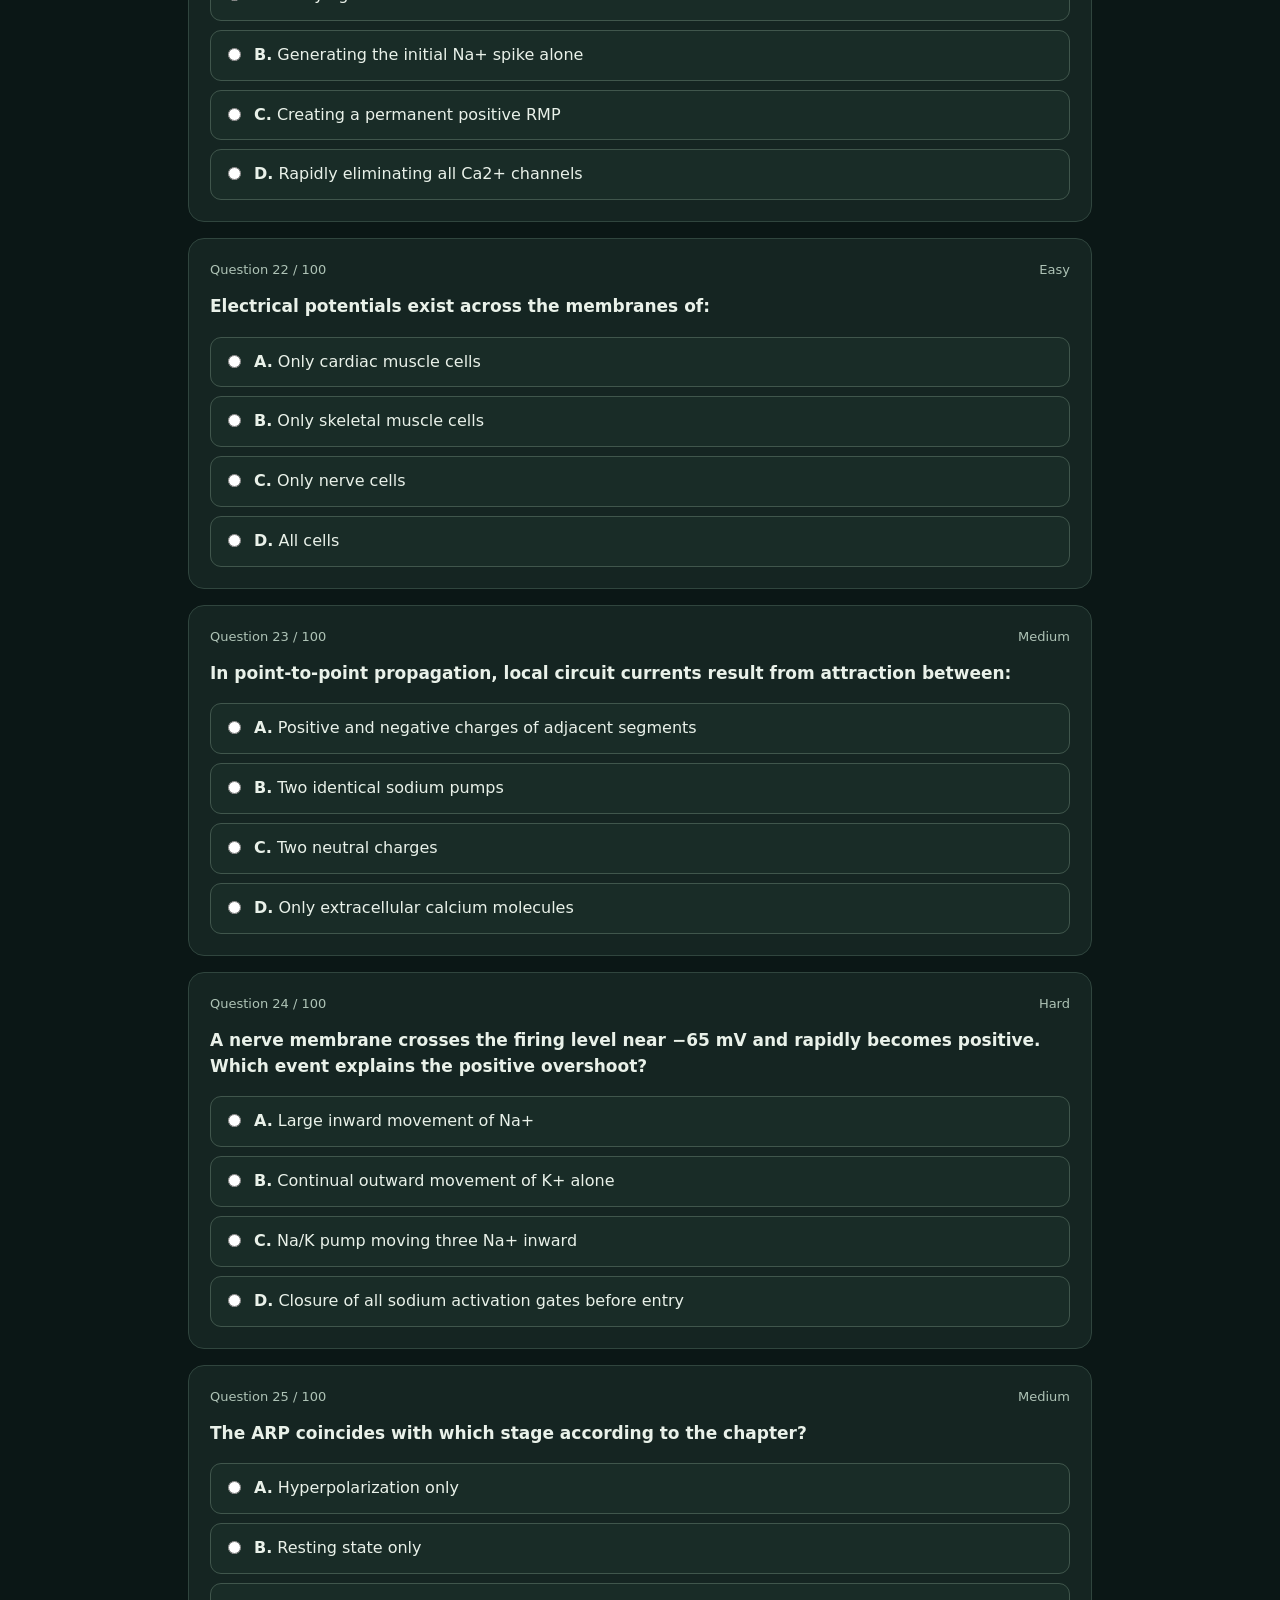
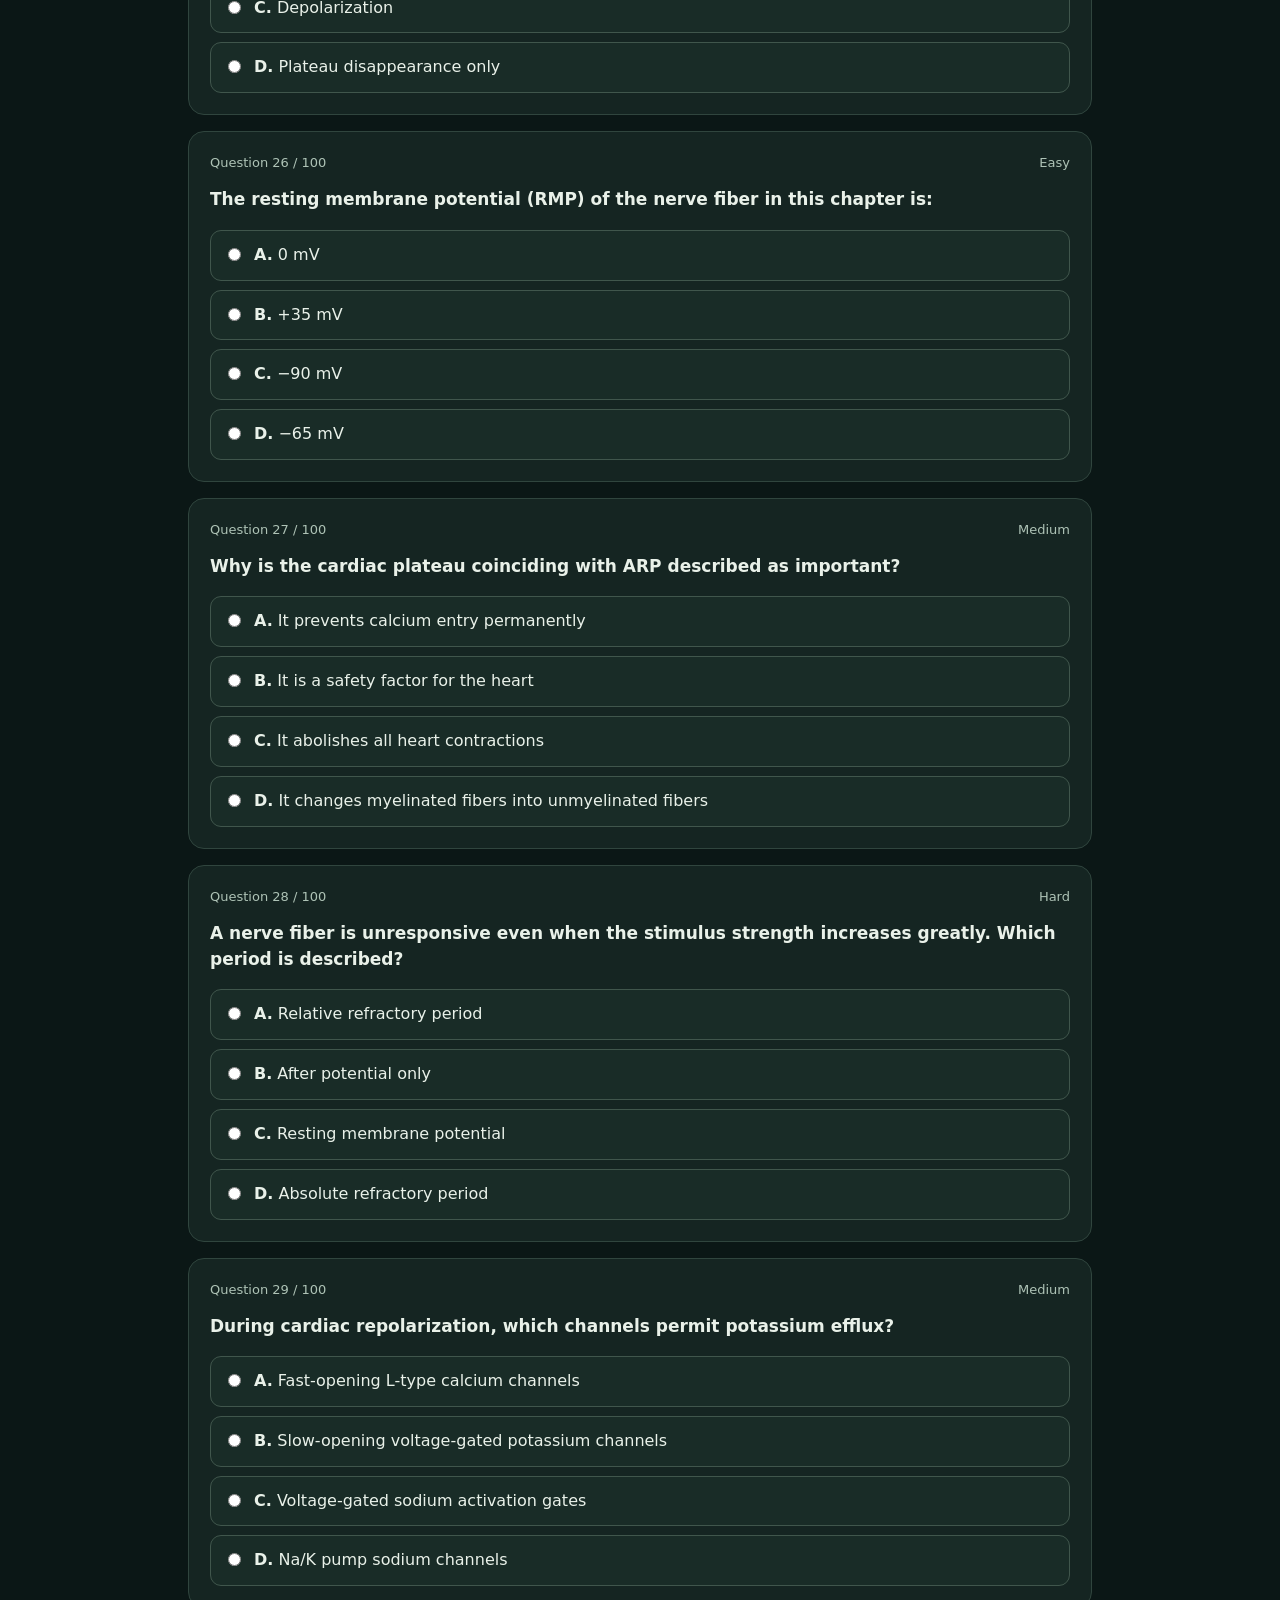
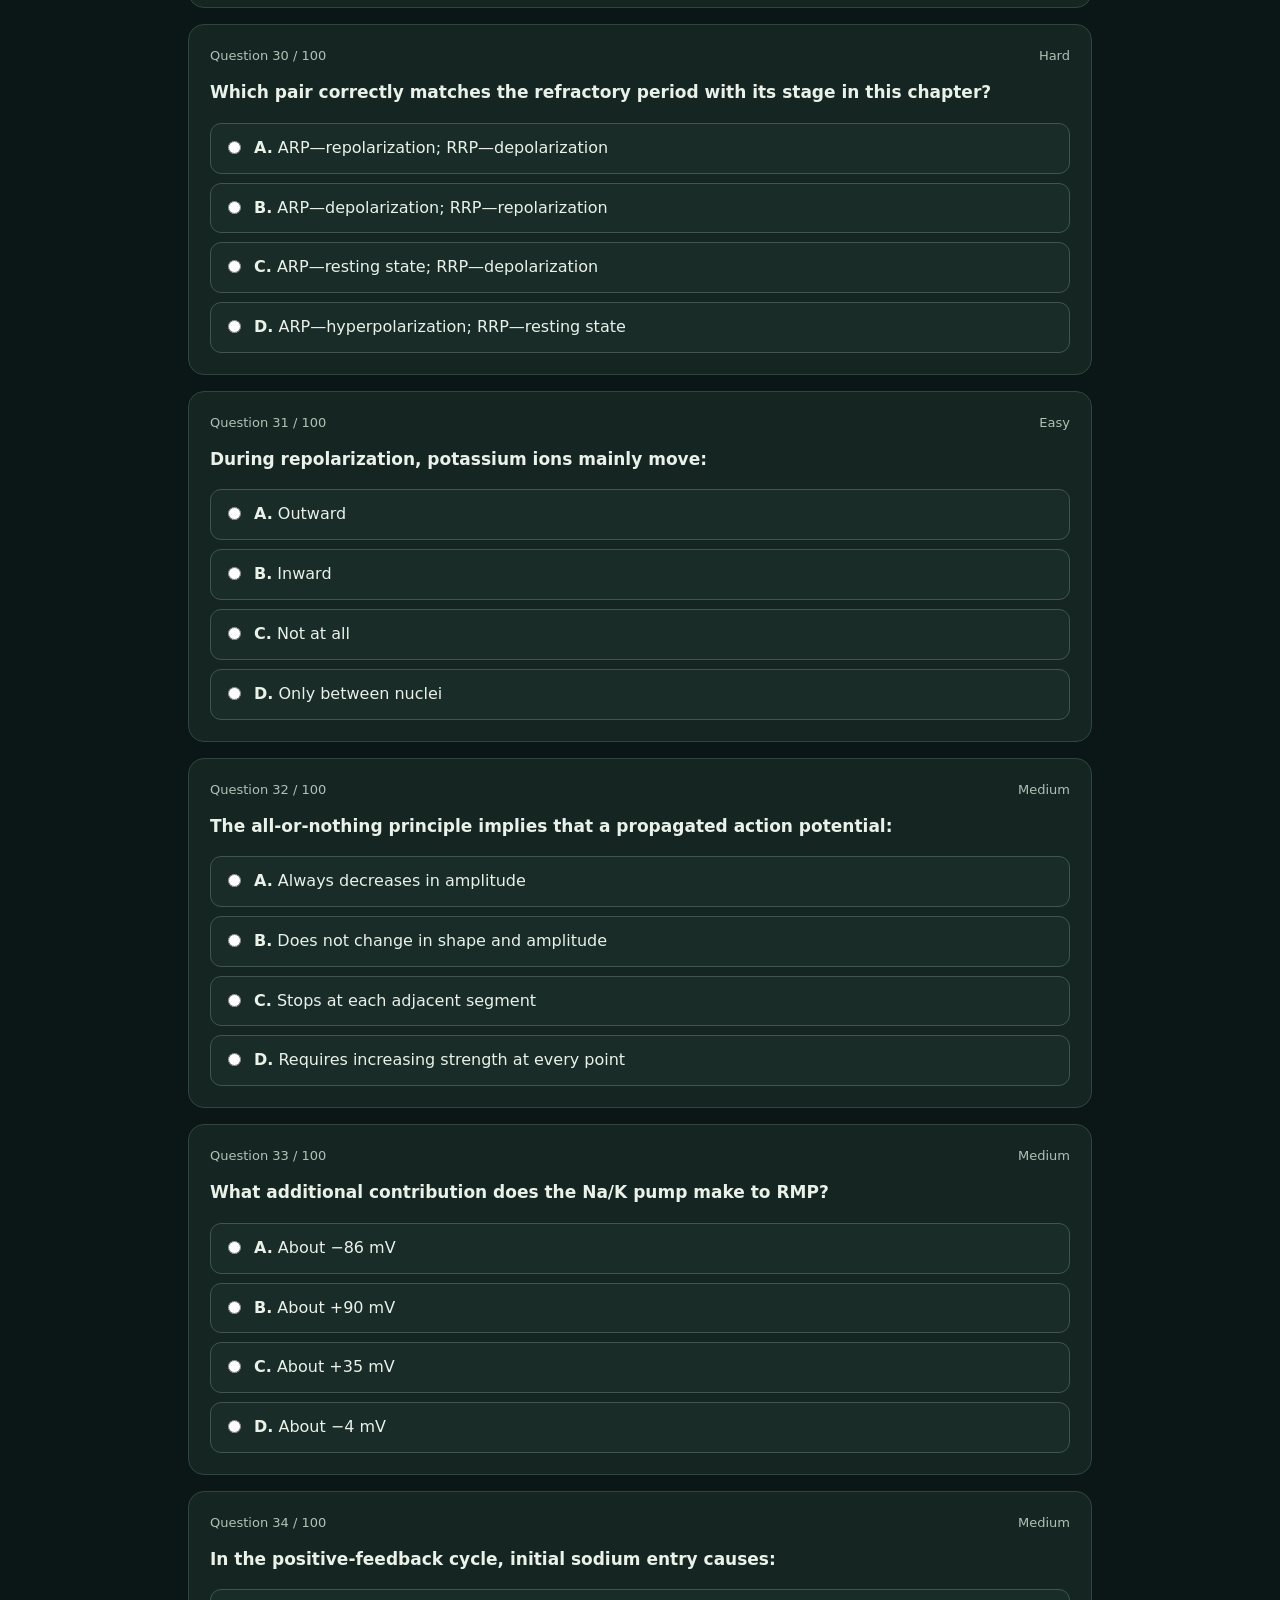
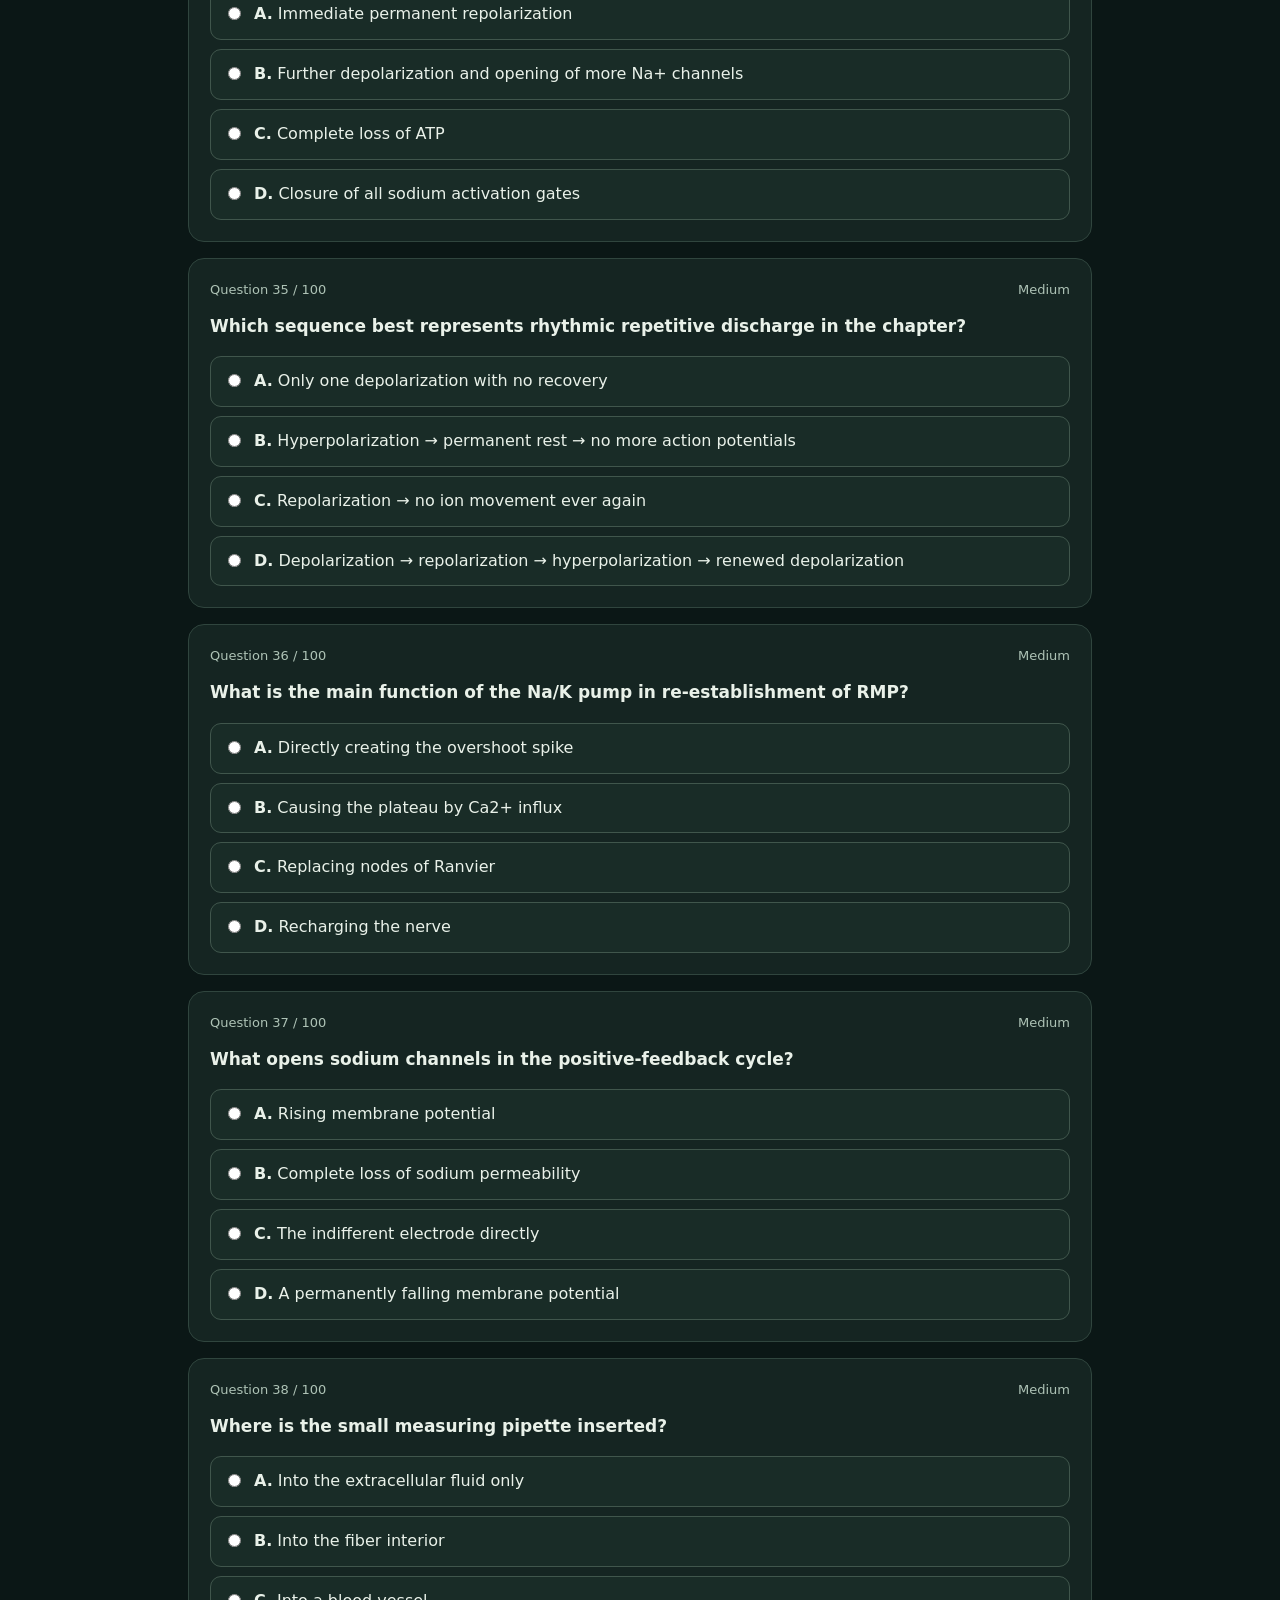
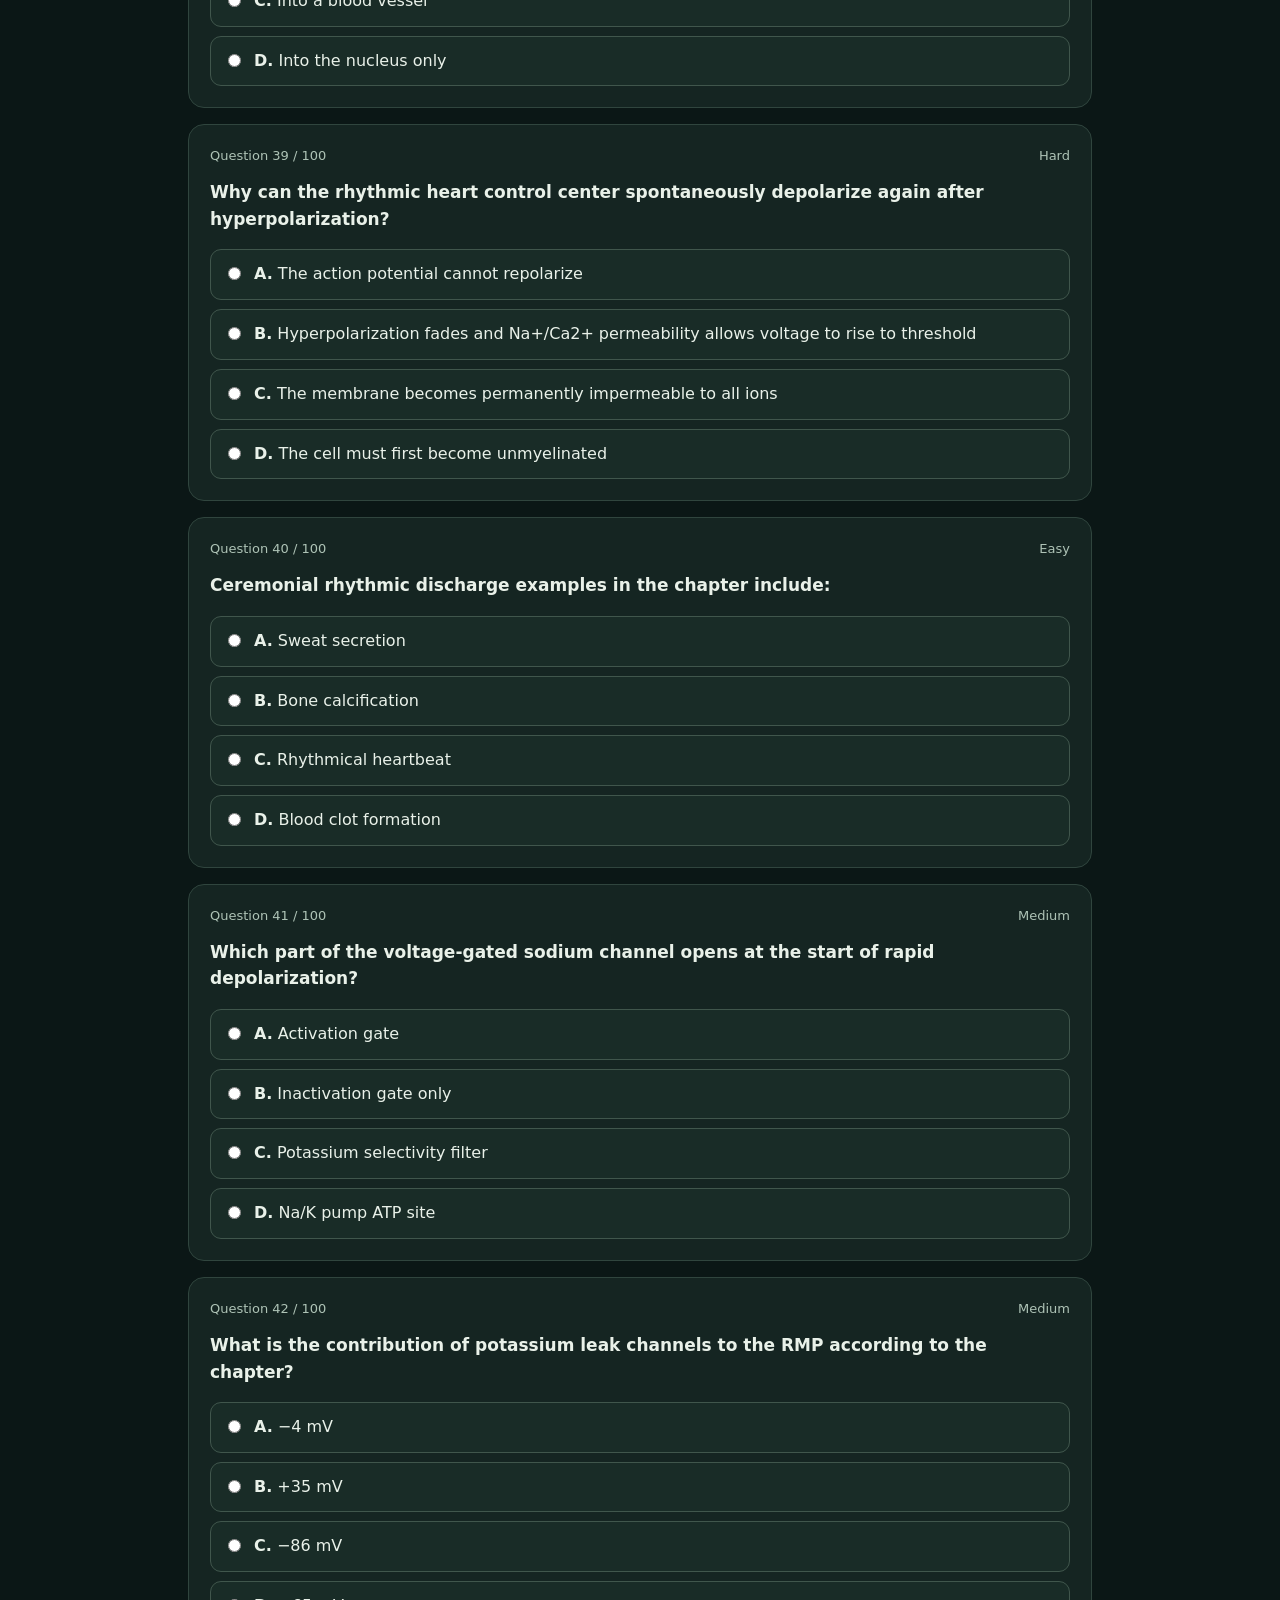
<file: 03-medical-biology-chapter-4-100-interactive-mcq-1-html.html>
<!doctype html><html lang="en"><head><meta charset="UTF-8"><meta name="viewport" content="width=device-width,initial-scale=1"><title>Medical Biology — Chapter 4 | 100 MCQ Exam</title><style>
:root{--bg:#0b1716;--panel:#152522;--line:#30453e;--text:#e9f1e9;--muted:#aec3b6;--accent:#b6d48e;--bad:#f0a9a1;--good:#a7e4bd}*{box-sizing:border-box}body{margin:0;background:var(--bg);color:var(--text);font:16px/1.55 system-ui,-apple-system,Segoe UI,sans-serif}main{max-width:940px;margin:auto;padding:28px 18px 70px}header{padding:28px 24px;background:linear-gradient(125deg,#203e31,#10211f);border:1px solid var(--line);border-radius:20px}h1{font-size:clamp(24px,4vw,36px);margin:5px 0}h2{margin:0;font-size:21px}.sub,.muted{color:var(--muted)}.eyebrow{font-size:12px;text-transform:uppercase;letter-spacing:.16em;color:var(--accent);font-weight:750}.stats{display:flex;gap:9px;flex-wrap:wrap;margin:18px 0}.pill{border:1px solid var(--line);border-radius:99px;padding:5px 12px;color:var(--muted);font-size:13px}.toolbar{display:flex;gap:10px;flex-wrap:wrap;margin:18px 0;align-items:center}.toolbar label{font-size:13px;color:var(--muted)}select,button{border:1px solid var(--line);background:#20342e;color:var(--text);padding:11px 13px;border-radius:11px;font:inherit;cursor:pointer}button:hover{border-color:var(--accent)}button.primary{background:var(--accent);color:#15271b;font-weight:750}button.secondary{background:transparent}.spacer{flex:1}.progress{height:9px;background:#30453e;border-radius:20px;overflow:hidden}.progress div{height:100%;background:var(--accent);width:0;transition:width .2s}.summary{margin:18px 0;padding:20px;border:1px solid var(--line);border-radius:16px;background:var(--panel)}.hidden{display:none}.card{padding:21px;margin:16px 0;border:1px solid var(--line);border-radius:16px;background:var(--panel)}.qtop{display:flex;justify-content:space-between;gap:12px;color:var(--muted);font-size:13px}.question{font-size:17px;font-weight:650;margin:13px 0 17px}.answers{display:grid;gap:9px}.answer{display:flex;gap:10px;align-items:flex-start;border:1px solid #40564c;border-radius:11px;padding:12px;cursor:pointer;background:#192c27}.answer:has(input:checked){border-color:var(--accent);background:#273e31}.answer input{margin-top:5px;accent-color:var(--accent)}.answer.correct{border-color:var(--good);background:#1e4432}.answer.incorrect{border-color:var(--bad);background:#4c292b}.explain{border-left:3px solid var(--accent);padding:10px 13px;margin-top:15px;background:#1c3128;color:#d7e9d8;border-radius:4px}.footer{display:flex;gap:10px;justify-content:center;flex-wrap:wrap;margin:24px 0}.small{font-size:13px}.score{font-size:36px;color:var(--accent);font-weight:800}.note{font-size:13px;color:var(--muted)}@media(max-width:560px){.toolbar{align-items:stretch}.toolbar select,.toolbar button{width:100%}.spacer{display:none}}</style></head><body><main><header><div class="eyebrow">Medical Biology • Source-based examination</div><h1>Chapter 4: Membrane Potentials and Action Potentials</h1><div class="sub">100 interactive MCQs · Based exclusively on the uploaded 14-page chapter · Explanations and scoring</div><div class="stats"><span class="pill">21 Easy</span><span class="pill">61 Medium</span><span class="pill">18 Hard</span><span class="pill">English terminology</span></div><div class="progress"><div id="bar"></div></div><p id="progressText" class="small muted">0 / 100 answered</p></header><div class="toolbar"><label for="difficulty">Difficulty</label><select id="difficulty"><option value="All">All levels</option><option>Easy</option><option>Medium</option><option>Hard</option></select><label for="status">Status</label><select id="status"><option value="All">All questions</option><option value="Unanswered">Unanswered</option><option value="Answered">Answered</option><option value="Incorrect">Incorrect after grading</option></select><span class="spacer"></span><button id="reset" class="secondary">Reset exam</button><button id="submit" class="primary">Submit & grade</button></div><div id="summary" class="summary hidden"></div><div id="questions"></div><div class="footer"><button id="submit2" class="primary">Submit & grade exam</button><button id="top">Back to top ↑</button></div><p class="note">Academic scope: Chapter 4 only. Explanations follow the uploaded lecture's statements and numerical values. Select one answer per question. You may change answers and submit again.</p></main><script>
const questions=[{"level": "Medium", "q": "The RRP coincides with which stage according to the chapter?", "a": "Repolarization", "opts": ["Plateau of every nerve fiber", "Initial RMP only", "Repolarization", "Depolarization only"], "why": "The source associates RRP with repolarization."}, {"level": "Medium", "q": "Which combination gives the net RMP of −90 mV in the chapter?", "a": "K+ leak channels and Na/K pump", "opts": ["Only voltage-gated K+ channels", "K+ leak channels and Na/K pump", "Only L-type Ca2+ channels", "Voltage-gated Na+ channels and sweat glands"], "why": "The two listed contributions sum to −90 mV."}, {"level": "Easy", "q": "A local potential is also called a:", "a": "Graded potential", "opts": ["Saltatory potential", "Resting membrane potential", "Plateau potential", "Graded potential"], "why": "The slide labels it Local potential (Graded potential)."}, {"level": "Medium", "q": "What causes the overshoot beyond zero in large nerve fibers?", "a": "Great excess of positive sodium ions entering", "opts": ["Great excess of positive sodium ions entering", "Potassium ions leaving exclusively", "Loss of all membrane proteins", "Complete closure of sodium channels before entry"], "why": "Strong sodium influx makes the inside positive."}, {"level": "Easy", "q": "Which channel allows potassium ions to leak outward in a resting cell?", "a": "Potassium leak channel", "opts": ["Voltage-gated calcium channel", "Potassium leak channel", "Voltage-gated sodium channel", "L-type calcium channel"], "why": "Potassium leak channels allow outward K+ leakage at rest."}, {"level": "Easy", "q": "The absolute refractory period is abbreviated:", "a": "ARP", "opts": ["RMP", "RRP", "ARP", "APC"], "why": "ARP stands for Absolute Refractory Period."}, {"level": "Medium", "q": "What does an RMP of −90 mV mean?", "a": "The inside is 90 mV more negative than the extracellular fluid", "opts": ["The inside is 90 mV more negative than the extracellular fluid", "The outside is 90 mV more negative than the inside", "Both sides have identical potential", "The inside is 90 mV more positive"], "why": "The chapter explicitly interprets −90 mV as inside 90 mV more negative."}, {"level": "Medium", "q": "The plateau in cardiac muscle is mainly associated with entry of:", "a": "Calcium ions", "opts": ["Calcium ions", "Phosphate ions", "Chloride ions", "Potassium ions"], "why": "L-type calcium channels mediate Ca2+ entry during the plateau."}, {"level": "Medium", "q": "An action potential is elicited by a:", "a": "Threshold stimulus", "opts": ["Complete absence of stimulus", "Subthreshold stimulus only", "Thermal insulator", "Threshold stimulus"], "why": "The chapter states a threshold stimulus elicits an action potential."}, {"level": "Medium", "q": "How long does the hyperpolarization stage last according to the chapter?", "a": "About 4 msec", "opts": ["About 1 second", "About 0.3 second", "About 4 msec", "About 50 msec"], "why": "The slide specifies about 4 msec."}, {"level": "Hard", "q": "If K+ leak channels contribute −86 mV and the Na/K pump contributes −4 mV, what RMP follows?", "a": "−90 mV", "opts": ["−90 mV", "−82 mV", "+90 mV", "−86 mV"], "why": "Adding the two negative contributions gives −90 mV."}, {"level": "Easy", "q": "The relative refractory period is abbreviated:", "a": "RRP", "opts": ["RRP", "ATP", "RMP", "ARP"], "why": "RRP stands for Relative Refractory Period."}, {"level": "Medium", "q": "In point-to-point conduction, the action potential is generated next in the:", "a": "Adjacent segment", "opts": ["Opposite body organ", "Adjacent segment", "Extracellular electrode", "Distant heart muscle only"], "why": "Local circuit currents trigger depolarization in the adjacent segment."}, {"level": "Hard", "q": "Why can a cardiac muscle action potential maintain a plateau rather than repolarize immediately?", "a": "Slow Ca2+ entry plus delayed K+ channel effects", "opts": ["Instantaneous closure of all Ca2+ channels and immediate K+ exit", "Absence of any voltage-gated channels", "Slow Ca2+ entry plus delayed K+ channel effects", "Only the Na/K pump is involved in the plateau"], "why": "The source links L-type Ca2+ entry and slow-opening K+ channels to the plateau."}, {"level": "Medium", "q": "Which neuronal function illustrates rhythmicity?", "a": "Rhythmical control of breathing", "opts": ["Skin secretion", "Rhythmical control of breathing", "Hearing only", "Vitamin D synthesis"], "why": "The chapter lists rhythmic control of breathing."}, {"level": "Medium", "q": "Why do Na+ and Ca2+ ions enter rhythmical cardiac control cells at rest?", "a": "The RMP is not negative enough to keep their channels totally closed", "opts": ["The cells have no membrane", "Their channels are physically absent", "The RMP is not negative enough to keep their channels totally closed", "Their membrane potential is permanently +90 mV"], "why": "The chapter explains partial channel opening at −60 to −70 mV."}, {"level": "Medium", "q": "A local potential is defined as a change that:", "a": "Cannot spread along the nerve fiber membrane", "opts": ["Occurs only at nodes of Ranvier", "Has constant +35 mV amplitude", "Cannot spread along the nerve fiber membrane", "Always travels across the entire fiber"], "why": "The chapter defines local potential as non-propagating."}, {"level": "Medium", "q": "The RMP in the rhythmical control center of the heart is:", "a": "−60 to −70 mV", "opts": ["Exactly +35 mV", "Exactly −90 mV", "−60 to −70 mV", "Exactly 0 mV"], "why": "The chapter gives −60 to −70 mV."}, {"level": "Hard", "q": "Which statement correctly distinguishes local potential from propagated action potential?", "a": "Local potential does not spread; action potential spreads rapidly", "opts": ["Local potential does not spread; action potential spreads rapidly", "Neither changes membrane voltage", "Local potential spreads; action potential remains local", "Both must spread with unchanged amplitude"], "why": "The chapter defines the two by whether they propagate."}, {"level": "Hard", "q": "What sequence most closely matches the described nerve action potential?", "a": "Na+ influx → K+ efflux → delayed K+ closure", "opts": ["Ca2+ plateau → permanent RMP loss → no repolarization", "K+ efflux → sustained Na+ closure → no recovery", "Na+ influx → K+ efflux → delayed K+ closure", "Na/K pump alone → no voltage-gated channels"], "why": "Na+ influx causes depolarization, K+ efflux repolarization, and delayed K+ closure hyperpolarization."}, {"level": "Medium", "q": "Slow-opening potassium channels contribute to the plateau by:", "a": "Delaying return toward RMP", "opts": ["Delaying return toward RMP", "Generating the initial Na+ spike alone", "Creating a permanent positive RMP", "Rapidly eliminating all Ca2+ channels"], "why": "The chapter states K+ channel timing delays return to RMP."}, {"level": "Easy", "q": "Electrical potentials exist across the membranes of:", "a": "All cells", "opts": ["Only cardiac muscle cells", "Only skeletal muscle cells", "Only nerve cells", "All cells"], "why": "The chapter states that electrical potentials exist across membranes of all cells."}, {"level": "Medium", "q": "In point-to-point propagation, local circuit currents result from attraction between:", "a": "Positive and negative charges of adjacent segments", "opts": ["Positive and negative charges of adjacent segments", "Two identical sodium pumps", "Two neutral charges", "Only extracellular calcium molecules"], "why": "The source describes attraction of opposite charges between adjacent segments."}, {"level": "Hard", "q": "A nerve membrane crosses the firing level near −65 mV and rapidly becomes positive. Which event explains the positive overshoot?", "a": "Large inward movement of Na+", "opts": ["Large inward movement of Na+", "Continual outward movement of K+ alone", "Na/K pump moving three Na+ inward", "Closure of all sodium activation gates before entry"], "why": "The chapter attributes the overshoot to strong Na+ influx."}, {"level": "Medium", "q": "The ARP coincides with which stage according to the chapter?", "a": "Depolarization", "opts": ["Hyperpolarization only", "Resting state only", "Depolarization", "Plateau disappearance only"], "why": "The source associates ARP with depolarization."}, {"level": "Easy", "q": "The resting membrane potential (RMP) of the nerve fiber in this chapter is:", "a": "−90 mV", "opts": ["0 mV", "+35 mV", "−90 mV", "−65 mV"], "why": "The chapter defines nerve-fiber RMP as −90 mV."}, {"level": "Medium", "q": "Why is the cardiac plateau coinciding with ARP described as important?", "a": "It is a safety factor for the heart", "opts": ["It prevents calcium entry permanently", "It is a safety factor for the heart", "It abolishes all heart contractions", "It changes myelinated fibers into unmyelinated fibers"], "why": "The chapter explicitly describes it as a safety factor."}, {"level": "Hard", "q": "A nerve fiber is unresponsive even when the stimulus strength increases greatly. Which period is described?", "a": "Absolute refractory period", "opts": ["Relative refractory period", "After potential only", "Resting membrane potential", "Absolute refractory period"], "why": "No stimulus can elicit a response during ARP."}, {"level": "Medium", "q": "During cardiac repolarization, which channels permit potassium efflux?", "a": "Slow-opening voltage-gated potassium channels", "opts": ["Fast-opening L-type calcium channels", "Slow-opening voltage-gated potassium channels", "Voltage-gated sodium activation gates", "Na/K pump sodium channels"], "why": "Slow-opening K+ channels allow potassium exit."}, {"level": "Hard", "q": "Which pair correctly matches the refractory period with its stage in this chapter?", "a": "ARP—depolarization; RRP—repolarization", "opts": ["ARP—repolarization; RRP—depolarization", "ARP—depolarization; RRP—repolarization", "ARP—resting state; RRP—depolarization", "ARP—hyperpolarization; RRP—resting state"], "why": "The slide pairs ARP with depolarization and RRP with repolarization."}, {"level": "Easy", "q": "During repolarization, potassium ions mainly move:", "a": "Outward", "opts": ["Outward", "Inward", "Not at all", "Only between nuclei"], "why": "Voltage-gated K+ channels increase outward potassium diffusion."}, {"level": "Medium", "q": "The all-or-nothing principle implies that a propagated action potential:", "a": "Does not change in shape and amplitude", "opts": ["Always decreases in amplitude", "Does not change in shape and amplitude", "Stops at each adjacent segment", "Requires increasing strength at every point"], "why": "The slide says shape and amplitude remain unchanged during propagation."}, {"level": "Medium", "q": "What additional contribution does the Na/K pump make to RMP?", "a": "About −4 mV", "opts": ["About −86 mV", "About +90 mV", "About +35 mV", "About −4 mV"], "why": "The electrogenic Na/K pump adds about −4 mV."}, {"level": "Medium", "q": "In the positive-feedback cycle, initial sodium entry causes:", "a": "Further depolarization and opening of more Na+ channels", "opts": ["Immediate permanent repolarization", "Further depolarization and opening of more Na+ channels", "Complete loss of ATP", "Closure of all sodium activation gates"], "why": "Na+ influx increases voltage, opening additional Na+ channels."}, {"level": "Medium", "q": "Which sequence best represents rhythmic repetitive discharge in the chapter?", "a": "Depolarization → repolarization → hyperpolarization → renewed depolarization", "opts": ["Only one depolarization with no recovery", "Hyperpolarization → permanent rest → no more action potentials", "Repolarization → no ion movement ever again", "Depolarization → repolarization → hyperpolarization → renewed depolarization"], "why": "The final slide describes repeating depolarization, repolarization and hyperpolarization."}, {"level": "Medium", "q": "What is the main function of the Na/K pump in re-establishment of RMP?", "a": "Recharging the nerve", "opts": ["Directly creating the overshoot spike", "Causing the plateau by Ca2+ influx", "Replacing nodes of Ranvier", "Recharging the nerve"], "why": "The chapter names the pump in re-establishment of RMP."}, {"level": "Medium", "q": "What opens sodium channels in the positive-feedback cycle?", "a": "Rising membrane potential", "opts": ["Rising membrane potential", "Complete loss of sodium permeability", "The indifferent electrode directly", "A permanently falling membrane potential"], "why": "The rising membrane voltage recruits more Na+ channels."}, {"level": "Medium", "q": "Where is the small measuring pipette inserted?", "a": "Into the fiber interior", "opts": ["Into the extracellular fluid only", "Into the fiber interior", "Into a blood vessel", "Into the nucleus only"], "why": "The small pipette is inserted into the fiber interior."}, {"level": "Hard", "q": "Why can the rhythmic heart control center spontaneously depolarize again after hyperpolarization?", "a": "Hyperpolarization fades and Na+/Ca2+ permeability allows voltage to rise to threshold", "opts": ["The action potential cannot repolarize", "Hyperpolarization fades and Na+/Ca2+ permeability allows voltage to rise to threshold", "The membrane becomes permanently impermeable to all ions", "The cell must first become unmyelinated"], "why": "The final slide describes gradual loss of hyperpolarization and renewed threshold crossing."}, {"level": "Easy", "q": "Ceremonial rhythmic discharge examples in the chapter include:", "a": "Rhythmical heartbeat", "opts": ["Sweat secretion", "Bone calcification", "Rhythmical heartbeat", "Blood clot formation"], "why": "The chapter lists the heart as an example of rhythmicity."}, {"level": "Medium", "q": "Which part of the voltage-gated sodium channel opens at the start of rapid depolarization?", "a": "Activation gate", "opts": ["Activation gate", "Inactivation gate only", "Potassium selectivity filter", "Na/K pump ATP site"], "why": "The activation gates flip open during rapid depolarization."}, {"level": "Medium", "q": "What is the contribution of potassium leak channels to the RMP according to the chapter?", "a": "−86 mV", "opts": ["−4 mV", "+35 mV", "−86 mV", "−65 mV"], "why": "The chapter assigns −86 mV to potassium leak channels."}, {"level": "Medium", "q": "Which channels cause most of the heart muscle plateau?", "a": "L-type voltage-gated calcium channels", "opts": ["Only sodium-potassium pumps", "L-type voltage-gated calcium channels", "Only sodium inactivation gates", "Only potassium leak channels"], "why": "Slow L-type calcium channels permit Ca2+ influx and produce most of the plateau."}, {"level": "Medium", "q": "According to the chapter, return to −90 mV during repolarization occurs in about:", "a": "2 msec", "opts": ["4 seconds", "2 msec", "50 msec", "0.2 second"], "why": "The repolarization slide gives about 2 msec."}, {"level": "Hard", "q": "Which comparison of the two resting potentials matches the source?", "a": "Nerve fiber: −90 mV; rhythmic heart control center: −60 to −70 mV", "opts": ["Nerve fiber: +35 mV; heart center: −90 mV", "Both are exactly zero", "Nerve fiber: −90 mV; rhythmic heart control center: −60 to −70 mV", "Both are exactly +35 mV"], "why": "The chapter gives distinct resting potentials for these tissues."}, {"level": "Medium", "q": "During saltatory conduction, a new action potential is generated in the:", "a": "Adjacent node", "opts": ["Myelin between every node exclusively", "Nerve cell nucleus", "Adjacent node", "Extracellular fluid"], "why": "Local currents open Na+ channels at the adjacent node."}, {"level": "Hard", "q": "A threshold stimulus opens many Na+ channels, and Na+ entry opens still more channels. Which mechanism is operating?", "a": "Positive-feedback cycle", "opts": ["Na/K pump recharging alone", "Delayed K+ channel closure only", "Positive-feedback cycle", "Point-to-point conduction without depolarization"], "why": "Na+ influx promotes further depolarization and Na+ channel opening."}, {"level": "Medium", "q": "Compared with point-to-point conduction, saltatory conduction is:", "a": "5–50 times faster", "opts": ["5–50 times faster", "5–50 times slower", "Exactly equal in speed", "1000 times slower"], "why": "The chapter gives a 5–50-times speed advantage."}, {"level": "Medium", "q": "L-type calcium channels are described as:", "a": "Slow-opening channels", "opts": ["Fast-opening sodium channels", "Slow-opening channels", "Extracellular electrodes", "Always closed channels"], "why": "The source identifies L-type Ca2+ channels as slow-opening."}, {"level": "Easy", "q": "The threshold potential (firing level) is about:", "a": "−65 mV", "opts": ["−4 mV", "−90 mV", "−65 mV", "+35 mV"], "why": "The chapter gives a threshold of about −65 mV."}, {"level": "Medium", "q": "Hyperpolarization is caused by:", "a": "Continual opening or delayed closure of voltage-gated potassium channels", "opts": ["An indifferent electrode", "Permanent opening of sodium activation gates", "Immediate closure of all potassium channels", "Continual opening or delayed closure of voltage-gated potassium channels"], "why": "Delayed K+ channel closure produces extra negativity."}, {"level": "Medium", "q": "In the local potential, what happens to the activation gates of a small number of voltage-gated Na+ channels?", "a": "They undergo conformational changes and flip open", "opts": ["They close without any Na+ movement", "They undergo conformational changes and flip open", "They are replaced by L-type calcium channels", "They are all permanently destroyed"], "why": "The local-potential mechanism describes activation-gate conformational change."}, {"level": "Medium", "q": "During depolarization, membrane potential initially changes:", "a": "From −90 mV toward zero", "opts": ["From −90 mV toward zero", "From zero toward −90 mV only", "From −90 mV toward −180 mV", "From +35 mV toward +90 mV"], "why": "Depolarization makes the membrane less negative."}, {"level": "Hard", "q": "Which statement about negative membrane potentials and speed of ion movement is consistent with the chapter?", "a": "A more negative RMP can result from net outward movement of positive charge", "opts": ["K+ leak channels allow no K+ to leave", "A more negative RMP can result from net outward movement of positive charge", "The Na/K pump sends three Na+ inward", "A negative RMP requires more positive charge inside"], "why": "The pump creates net positive-charge loss and K+ leak channels permit outward K+ flow."}, {"level": "Medium", "q": "Why does the Na/K pump add negativity inside the nerve fiber?", "a": "It moves more positive charges outward than inward", "opts": ["It moves equal positive charges both ways", "It transports three K+ outward and two Na+ inward", "It moves more positive charges outward than inward", "It closes every potassium channel"], "why": "Three Na+ leave for every two K+ entering, causing a net loss of positive charge."}, {"level": "Medium", "q": "A subthreshold stimulus initially opens:", "a": "A small number of voltage-gated sodium channels", "opts": ["All voltage-gated sodium channels", "A small number of voltage-gated sodium channels", "All voltage-gated potassium channels", "Only L-type calcium channels"], "why": "Only a small number of Na+ channel activation gates open."}, {"level": "Medium", "q": "Which channels open in the adjacent segment during point-to-point conduction?", "a": "Voltage-gated sodium channels", "opts": ["Only Na/K pumps", "Only potassium leak channels", "Only voltage-gated calcium channels", "Voltage-gated sodium channels"], "why": "Local currents open adjacent voltage-gated Na+ channels."}, {"level": "Easy", "q": "The Na/K pump moves how many sodium ions outside per cycle?", "a": "Three", "opts": ["Four", "One", "Three", "Two"], "why": "The Na/K pump moves three Na+ outward and two K+ inward."}, {"level": "Easy", "q": "Point-to-point conduction occurs in:", "a": "Unmyelinated nerve fibers", "opts": ["Extracellular fluid only", "Unmyelinated nerve fibers", "Heart valves", "Myelinated nerve fibers only"], "why": "Point-to-point conduction is associated with unmyelinated fibers."}, {"level": "Medium", "q": "The prolonged plateau causes heart muscle contraction to:", "a": "Last for the same long period", "opts": ["Become instantaneous", "Stop before depolarization", "Last for the same long period", "Last exactly 4 msec"], "why": "The plateau prolongs heart muscle contraction."}, {"level": "Medium", "q": "Potassium leak channels are approximately how much more permeable to K+ than Na+?", "a": "100 times", "opts": ["5 times", "100 times", "2 times", "5000 times"], "why": "The leak channels are about 100 times more permeable to potassium."}, {"level": "Medium", "q": "The myelin structure in the chapter is formed by layers of:", "a": "Schwann cell membrane around the axon", "opts": ["Nuclear membranes around the axon", "Red blood cells around the axon", "Epithelial glands around the axon", "Schwann cell membrane around the axon"], "why": "The slide describes multiple Schwann-cell layers around the axon."}, {"level": "Hard", "q": "If voltage-gated K+ channels close late, which stage is prolonged or produced?", "a": "Hyperpolarization (after potential)", "opts": ["Hyperpolarization (after potential)", "Initial sodium-channel activation", "RMP measurement", "Point-to-point conduction only"], "why": "Delayed K+ channel closure causes hyperpolarization."}, {"level": "Medium", "q": "After a local potential, membrane potential:", "a": "Returns to RMP without spreading", "opts": ["Remains permanently at +35 mV", "Spreads unchanged throughout the nerve", "Returns to RMP without spreading", "Always enters a cardiac plateau"], "why": "The subthreshold local response returns to RMP without propagation."}, {"level": "Medium", "q": "During the RRP, the nerve fiber responds if the stimulus is:", "a": "Strong (maximum stimulus)", "opts": ["Strong (maximum stimulus)", "Absent", "Always subthreshold", "Weaker than any normal stimulus"], "why": "The chapter states RRP requires a strong/maximum stimulus."}, {"level": "Hard", "q": "Which combination correctly matches conduction type and nerve fiber?", "a": "Point-to-point—unmyelinated; saltatory—myelinated", "opts": ["Point-to-point—unmyelinated; saltatory—myelinated", "Both types—only cardiac muscle", "Both types—only unmyelinated", "Point-to-point—myelinated; saltatory—unmyelinated"], "why": "The source distinguishes the two by presence of myelin."}, {"level": "Easy", "q": "Saltatory conduction occurs in:", "a": "Myelinated nerve fibers", "opts": ["Only the dermis", "Myelinated nerve fibers", "Only extracellular fluid", "Unmyelinated nerve fibers only"], "why": "Saltatory conduction occurs in myelinated fibers."}, {"level": "Medium", "q": "Saltatory conduction proceeds between:", "a": "Nodes of Ranvier", "opts": ["Nodes of Ranvier", "Sebaceous glands", "Cell nuclei", "Extracellular electrodes"], "why": "Action potentials regenerate at adjacent nodes of Ranvier."}, {"level": "Easy", "q": "The Na/K pump moves how many potassium ions inside per cycle?", "a": "Two", "opts": ["Two", "One", "Three", "Four"], "why": "The pump transports two K+ inward."}, {"level": "Medium", "q": "Which channels cause the spike portion of the heart muscle action potential?", "a": "Fast-opening voltage-gated sodium channels", "opts": ["Fast-opening voltage-gated sodium channels", "Slow-opening voltage-gated potassium channels only", "Potassium leak channels only", "Indifferent electrodes"], "why": "Fast Na+ channels cause the spike portion."}, {"level": "Hard", "q": "A myelinated nerve fiber propagates an impulse by regeneration at separated locations. Which locations?", "a": "Nodes of Ranvier", "opts": ["Only extracellular electrodes", "Nodes of Ranvier", "Only the axon terminals", "Only the Schwann-cell nuclei"], "why": "Saltatory conduction regenerates action potentials at nodes."}, {"level": "Medium", "q": "The plateau of the heart muscle action potential lasts:", "a": "0.2–0.3 second", "opts": ["5–50 seconds", "0.2–0.3 second", "1 msec", "4 msec"], "why": "The source gives 0.2–0.3 second."}, {"level": "Medium", "q": "After hyperpolarization gradually disappears in a rhythmic cell, the membrane potential:", "a": "Increases again toward threshold", "opts": ["Increases again toward threshold", "Immediately becomes −200 mV", "Can never generate another action potential", "Remains permanently below threshold"], "why": "The fading hyperpolarization allows the next threshold crossing."}, {"level": "Easy", "q": "Which stimulus generates a local potential in the chapter?", "a": "Subthreshold stimulus", "opts": ["No stimulus", "Maximum stimulus only", "Subthreshold stimulus", "Threshold stimulus"], "why": "A subthreshold stimulus generates a local potential."}, {"level": "Medium", "q": "During the ARP, the nerve fiber:", "a": "Does not respond regardless of stimulus strength", "opts": ["Responds only to maximum stimulus", "Always remains at +35 mV", "Responds to any weak stimulus", "Does not respond regardless of stimulus strength"], "why": "ARP is defined by no response regardless of stimulus strength."}, {"level": "Easy", "q": "During depolarization, which ion pours inward through voltage-gated channels?", "a": "Sodium", "opts": ["Potassium", "Chloride", "Sodium", "Phosphate"], "why": "Opening voltage-gated Na+ channels allows sodium influx."}, {"level": "Hard", "q": "Which pairing correctly identifies the ions responsible for the cardiac spike and most of its plateau?", "a": "Na+ for spike; Ca2+ for plateau", "opts": ["K+ for spike; K+ for plateau", "Ca2+ for spike; Na+ for plateau", "Na+ for spike; chloride for plateau", "Na+ for spike; Ca2+ for plateau"], "why": "Fast Na+ influx makes the spike; slow L-type Ca2+ influx produces most of the plateau."}, {"level": "Easy", "q": "At rest, the inside surface of the membrane is _____ relative to the outside.", "a": "Negatively charged", "opts": ["Positively charged", "Always at +35 mV", "Electrically neutral", "Negatively charged"], "why": "The inside is negative relative to the outside."}, {"level": "Medium", "q": "What directly causes repolarization in the described nerve fiber?", "a": "Increased outward potassium diffusion", "opts": ["Increased outward potassium diffusion", "Inward movement of large proteins", "Increased inward potassium diffusion", "Permanent sodium entry without interruption"], "why": "The source attributes repolarization to outward K+ diffusion."}, {"level": "Medium", "q": "Re-establishment of RMP by the Na/K pump requires energy derived from:", "a": "ATP", "opts": ["Heat only", "Oxygen molecules directly", "ATP", "UV light"], "why": "The slide states energy is derived from ATP."}, {"level": "Medium", "q": "Hyperpolarization is also called:", "a": "After potential", "opts": ["Firing level", "Plateau spike", "Sink current", "After potential"], "why": "The chapter calls hyperpolarization after potential."}, {"level": "Easy", "q": "An action potential is a rapid change in membrane potential that:", "a": "Spreads rapidly along the nerve fiber membrane", "opts": ["Always remains at −90 mV", "Cannot spread along the nerve fiber membrane", "Spreads rapidly along the nerve fiber membrane", "Occurs only in extracellular fluid"], "why": "The action potential propagates along the nerve fiber membrane."}, {"level": "Medium", "q": "What current is mentioned in the propagation mechanism?", "a": "Local circuit current (sink current)", "opts": ["Local circuit current (sink current)", "X-ray current", "Cardiac output current", "Alternating mains current"], "why": "The propagation slides name local circuit currents (sink current)."}, {"level": "Hard", "q": "A nerve fiber responds only when a very strong stimulus is applied during recovery. Which period is described?", "a": "Relative refractory period", "opts": ["Initial overshoot", "Absolute refractory period", "RMP measurement", "Relative refractory period"], "why": "The chapter defines RRP as requiring a strong/maximum stimulus."}, {"level": "Medium", "q": "Which smooth-muscle activity illustrates rhythmicity?", "a": "Rhythmical peristalsis of intestine", "opts": ["Blood clotting", "Skeletal bone growth", "Skin pigmentation", "Rhythmical peristalsis of intestine"], "why": "Intestinal peristalsis is listed as a smooth-muscle example."}, {"level": "Easy", "q": "Which instrument measures the potential difference between inside and outside the fiber?", "a": "Voltmeter", "opts": ["Thermometer", "Spirometer", "Barometer", "Voltmeter"], "why": "The potential difference is measured using a voltmeter."}, {"level": "Medium", "q": "Automatic depolarization in rhythmic tissues is associated with sufficient permeability to:", "a": "Sodium or calcium ions", "opts": ["Only chloride ions", "Only large proteins", "Sodium or calcium ions", "Only phosphate ions"], "why": "The chapter names Na+ or Ca2+ permeability in rhythmicity."}, {"level": "Easy", "q": "The electrode placed in extracellular fluid to measure membrane potential is the:", "a": "Indifferent electrode", "opts": ["Inactivation gate", "Activation gate", "Potassium leak channel", "Indifferent electrode"], "why": "The indifferent electrode is placed in extracellular fluid."}, {"level": "Medium", "q": "What is the solution described inside the small pipette used for membrane potential measurement?", "a": "Silver-silver chloride solution", "opts": ["Glucose solution", "Pure water", "Silver-silver chloride solution", "Calcium carbonate solution"], "why": "The pipette contains electrolyte solution described as silver-silver chloride solution."}, {"level": "Hard", "q": "Which description best explains the long contraction of cardiac muscle in the chapter?", "a": "Its action-potential plateau lasts 0.2–0.3 second", "opts": ["Its nerve fibers have no refractory period", "Its local potentials never return to rest", "Its potassium leak channels are absent", "Its action-potential plateau lasts 0.2–0.3 second"], "why": "The cardiac plateau prolongs contraction for the same period."}, {"level": "Medium", "q": "Approximately how long after activation-gate opening does the sodium inactivation gate close?", "a": "1 msec", "opts": ["1 msec", "0.2–0.3 second", "4 msec", "50 seconds"], "why": "The chapter gives about 1 msec."}, {"level": "Easy", "q": "The first listed stage of the action potential is:", "a": "Depolarization", "opts": ["Repolarization", "Depolarization", "Hyperpolarization", "Resting membrane potential"], "why": "Depolarization is listed first."}, {"level": "Medium", "q": "The cardiac plateau coincides with:", "a": "ARP", "opts": ["ARP", "Local potential only", "RMP only", "RRP only"], "why": "The slide states the plateau coincides with ARP."}, {"level": "Medium", "q": "During a local potential, membrane potential may rise from −90 mV to:", "a": "Somewhere between −70 and −50 mV", "opts": ["Exactly +90 mV", "Somewhere between −70 and −50 mV", "Exactly +35 mV", "Exactly −120 mV"], "why": "The local-potential slide specifies −70 to −50 mV."}, {"level": "Medium", "q": "Which substance is named in the myelin description?", "a": "Sphingomyelin", "opts": ["Sphingomyelin", "Melanin", "Hemoglobin", "Keratin"], "why": "The source identifies sphingomyelin in the myelin description."}, {"level": "Medium", "q": "Which channel opens during repolarization?", "a": "Voltage-gated potassium channel", "opts": ["Indifferent electrode", "Only L-type calcium channel", "Only potassium leak channel", "Voltage-gated potassium channel"], "why": "Voltage-gated K+ channels open during repolarization."}, {"level": "Medium", "q": "Opening many voltage-gated sodium channels increases membrane permeability to Na+ by:", "a": "500–5000 fold", "opts": ["5–50 fold", "100,000 fold", "2–3 fold", "500–5000 fold"], "why": "The depolarization slide gives 500–5000-fold Na+ permeability increase."}, {"level": "Hard", "q": "A nerve membrane becomes less negative after a weak stimulus, then returns to RMP without propagation. Which event occurred?", "a": "Local (graded) potential", "opts": ["Propagated action potential", "Cardiac plateau", "Local (graded) potential", "Saltatory conduction"], "why": "Subthreshold stimulation yields a non-spreading local potential."}, {"level": "Easy", "q": "Hyperpolarization makes the membrane potential:", "a": "More negative than the RMP", "opts": ["Exactly zero", "More negative than the RMP", "Permanently positive", "Equal to +35 mV"], "why": "Hyperpolarization exceeds the resting negativity."}, {"level": "Medium", "q": "At approximately what membrane potential does the Na+ inactivation gate close?", "a": "+35 mV", "opts": ["+35 mV", "−65 mV", "−86 mV", "−90 mV"], "why": "The chapter identifies +35 mV for sodium-channel inactivation."}];const answers={};let graded=false;const $=id=>document.getElementById(id);function escapeHtml(s){return String(s).replace(/[&<>"']/g,c=>({'&':'&amp;','<':'&lt;','>':'&gt;','"':'&quot;',"'":'&#39;'}[c]));}function score(){return questions.reduce((n,q,i)=>n+(answers[i]===q.a?1:0),0)}function render(){let answered=Object.keys(answers).length;$('bar').style.width=answered+'%';$('progressText').textContent=`${answered} / 100 answered`+(graded?` · ${score()} correct`:'');let dif=$('difficulty').value,st=$('status').value;let rows=questions.map((q,i)=>({q,i})).filter(({q,i})=>(dif==='All'||q.level===dif)&&(st==='All'||(st==='Answered'&&answers[i]!==undefined)||(st==='Unanswered'&&answers[i]===undefined)||(st==='Incorrect'&&graded&&answers[i]!==q.a)));$('questions').innerHTML=rows.map(({q,i})=>`<article class="card"><div class="qtop"><span>Question ${i+1} / 100</span><span>${q.level}</span></div><div class="question">${escapeHtml(q.q)}</div><div class="answers">${q.opts.map((o,j)=>`<label class="answer ${graded&&o===q.a?'correct':''} ${graded&&answers[i]===o&&o!==q.a?'incorrect':''}"><input type="radio" name="q${i}" value="${j}" ${answers[i]===o?'checked':''}><span><b>${'ABCD'[j]}.</b> ${escapeHtml(o)}</span></label>`).join('')}</div>${graded?`<div class="explain"><b>${answers[i]===q.a?'Correct':'Correct answer: '+escapeHtml(q.a)}</b><div>${escapeHtml(q.why)}</div></div>`:''}</article>`).join('')||'<p class="muted">No questions match this filter.</p>';document.querySelectorAll('input[type=radio]').forEach(el=>el.addEventListener('change',()=>{let i=+el.name.slice(1);answers[i]=questions[i].opts[+el.value];render()}));if(graded){let count=questions.filter((q,i)=>answers[i]!==undefined).length;let breakdown=['Easy','Medium','Hard'].map(l=>{let subset=questions.map((q,i)=>({q,i})).filter(x=>x.q.level===l);return `${l}: ${subset.filter(x=>answers[x.i]===x.q.a).length}/${subset.length}`}).join(' · ');$('summary').classList.remove('hidden');$('summary').innerHTML=`<h2>Exam results</h2><div class="score">${score()} / 100</div><p>${score()}% correct · ${count} answered · ${100-count} unanswered</p><p class="muted">${breakdown}</p><p class="small">Use “Incorrect after grading” to review mistakes, then adjust answers and grade again.</p>`}else{$('summary').classList.add('hidden')}}$('difficulty').onchange=render;$('status').onchange=render;function submit(){graded=true;render();$('summary').scrollIntoView({behavior:'smooth',block:'start'})}$('submit').onclick=submit;$('submit2').onclick=submit;$('reset').onclick=()=>{if(confirm('Reset all 100 answers and results?')){for(let k in answers)delete answers[k];graded=false;$('difficulty').value='All';$('status').value='All';render();window.scrollTo({top:0,behavior:'smooth'})}};$('top').onclick=()=>window.scrollTo({top:0,behavior:'smooth'});render();</script></body></html>
</file>
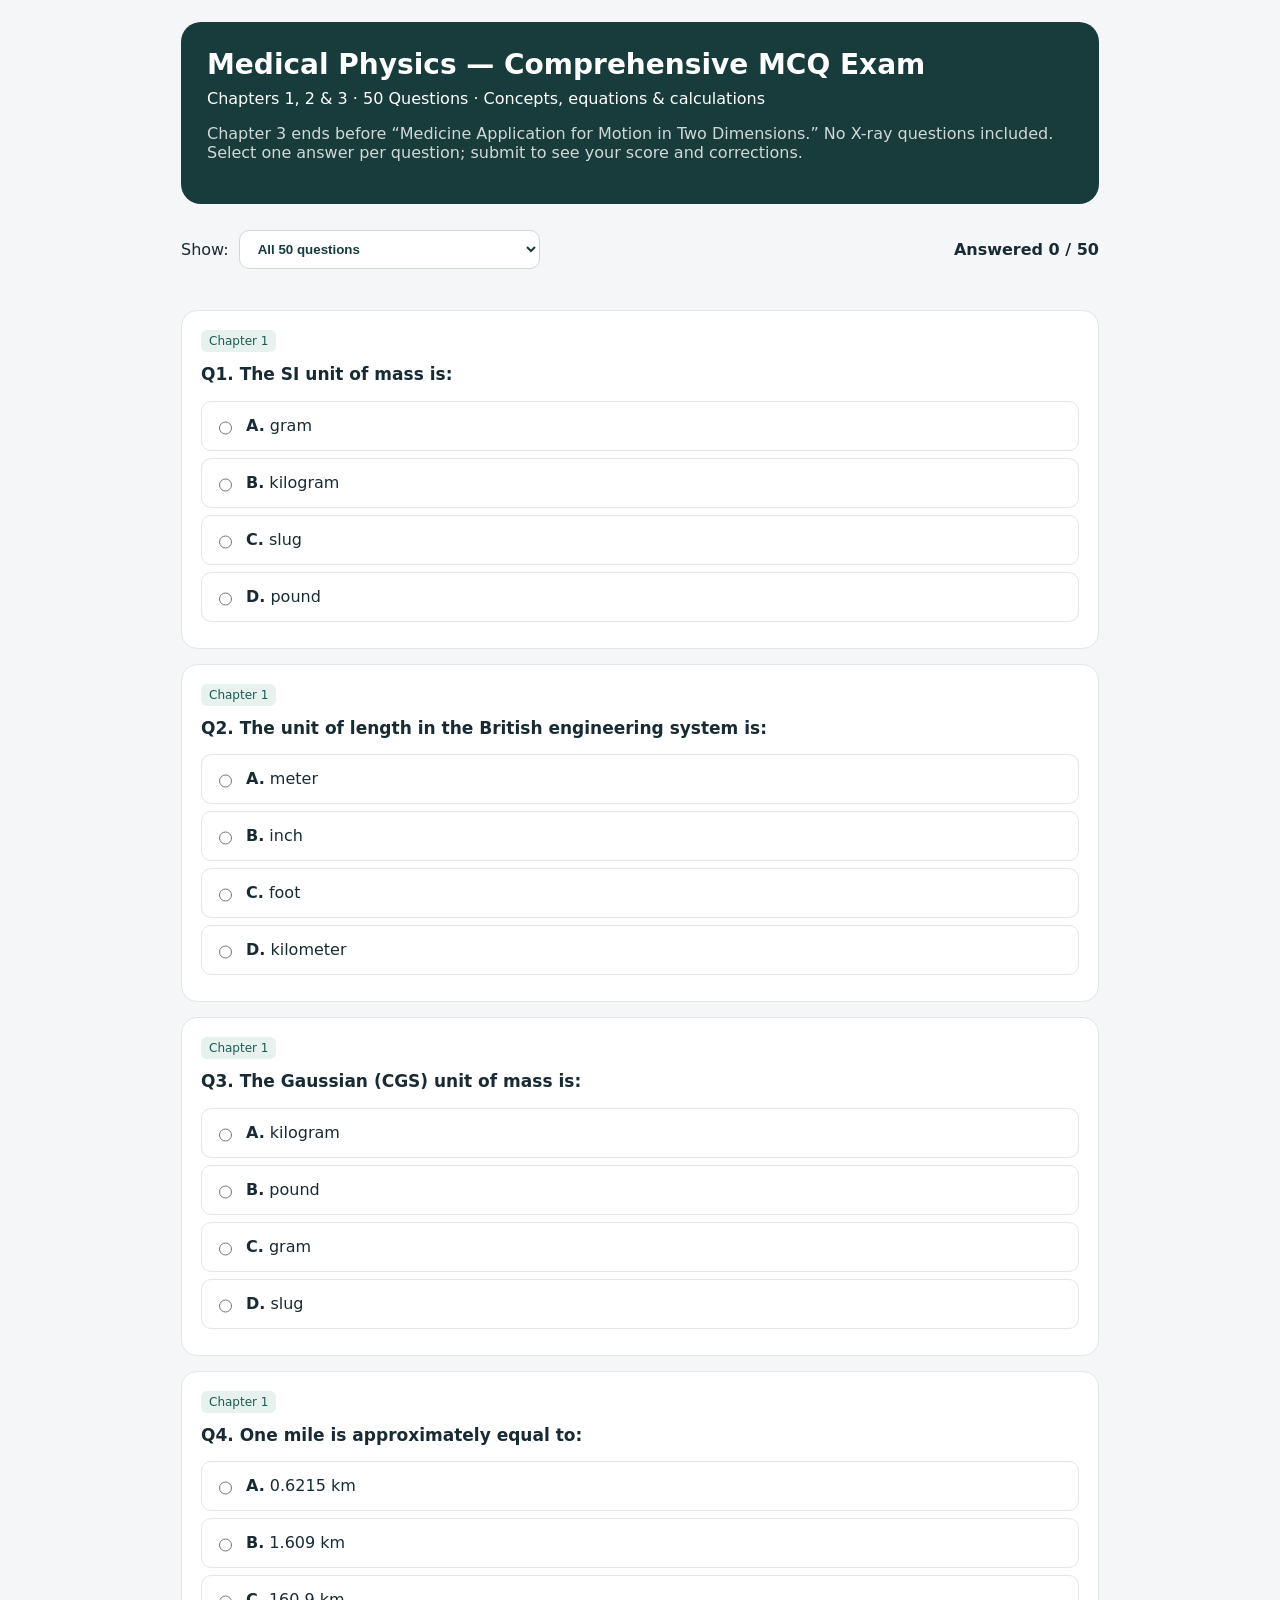
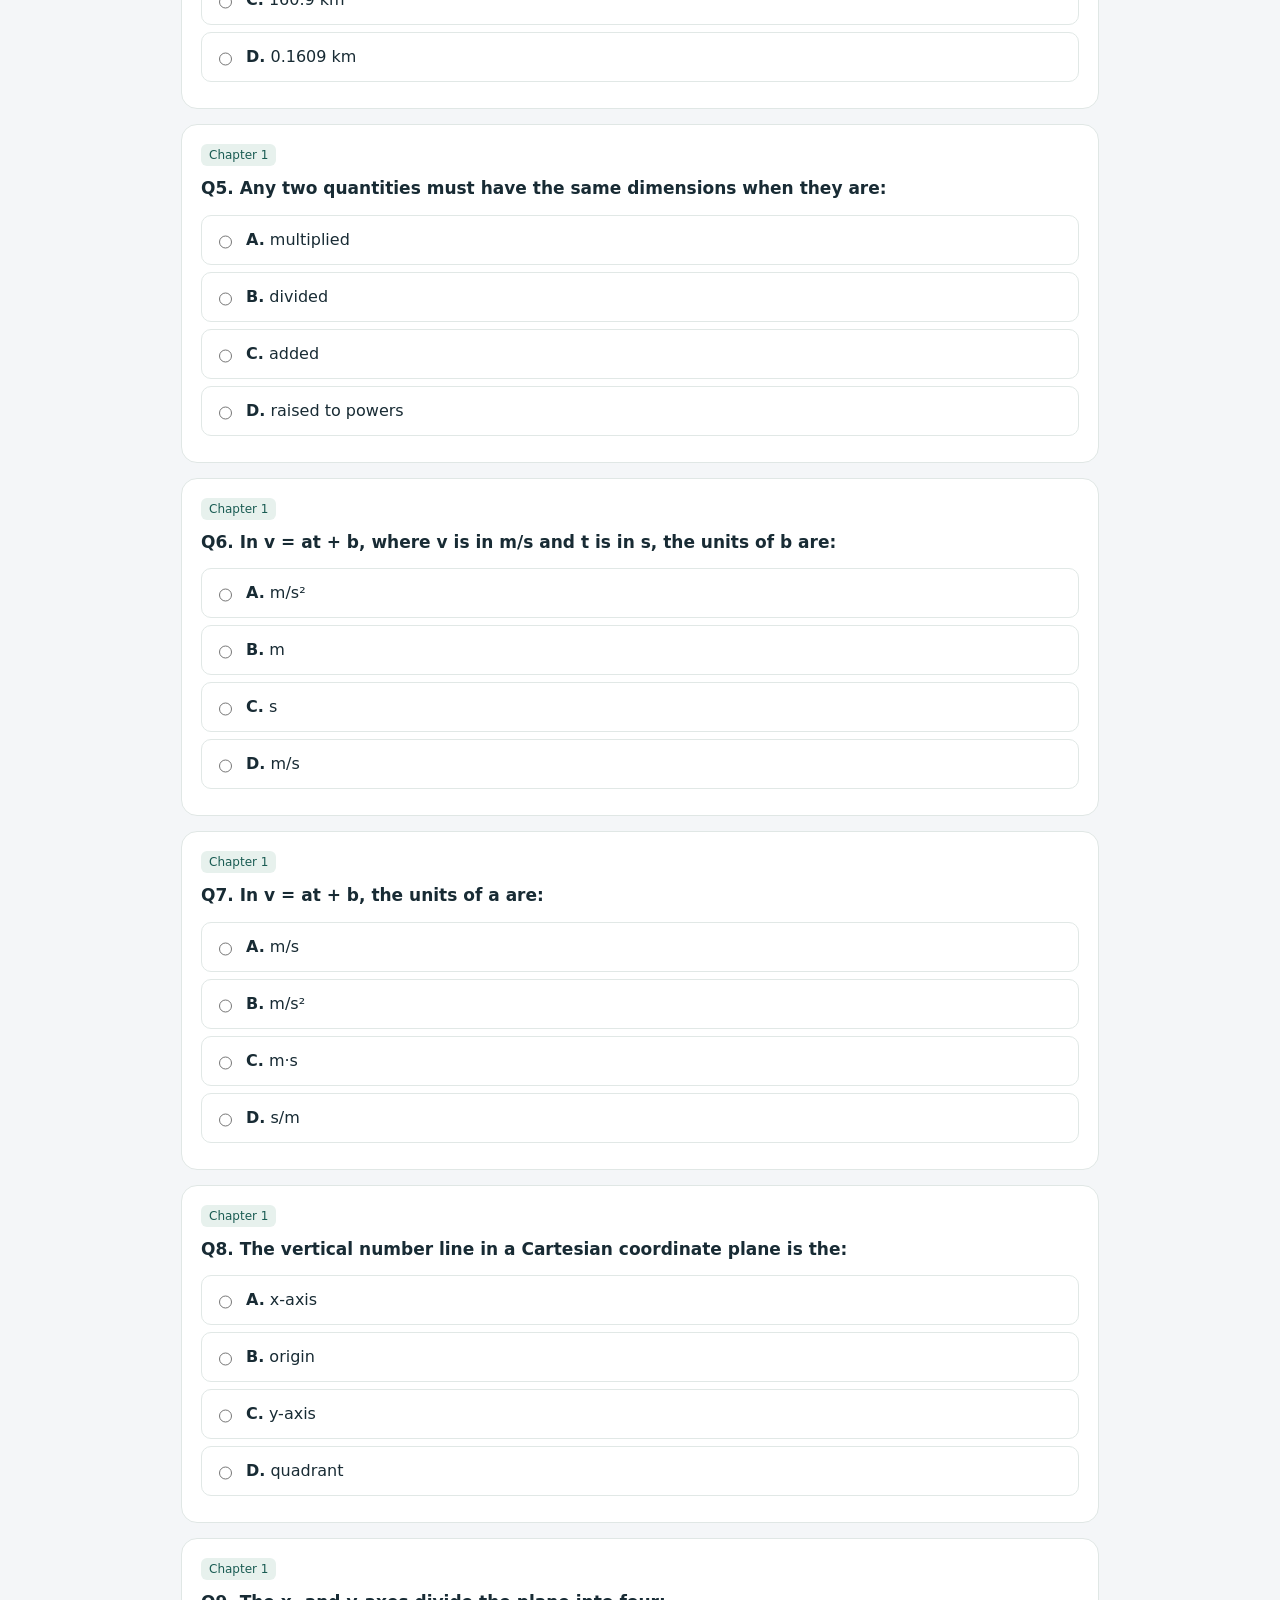
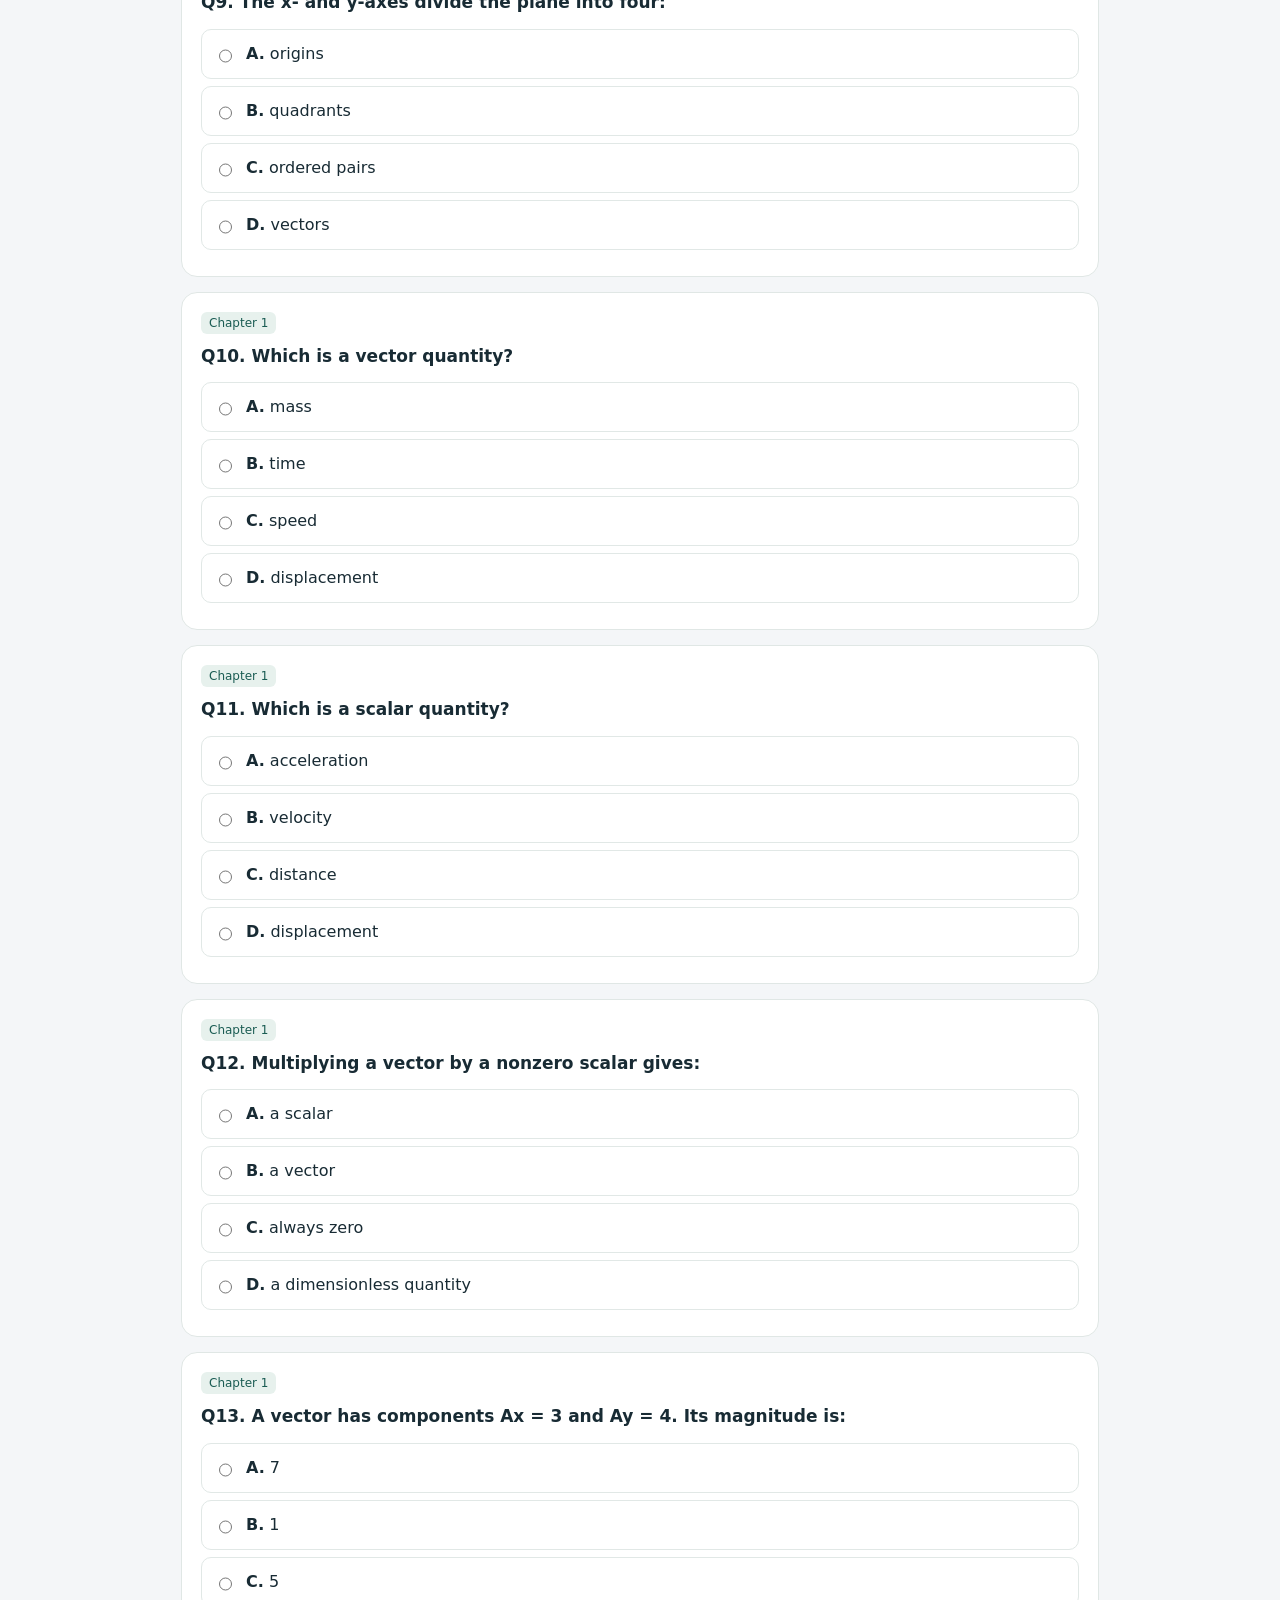
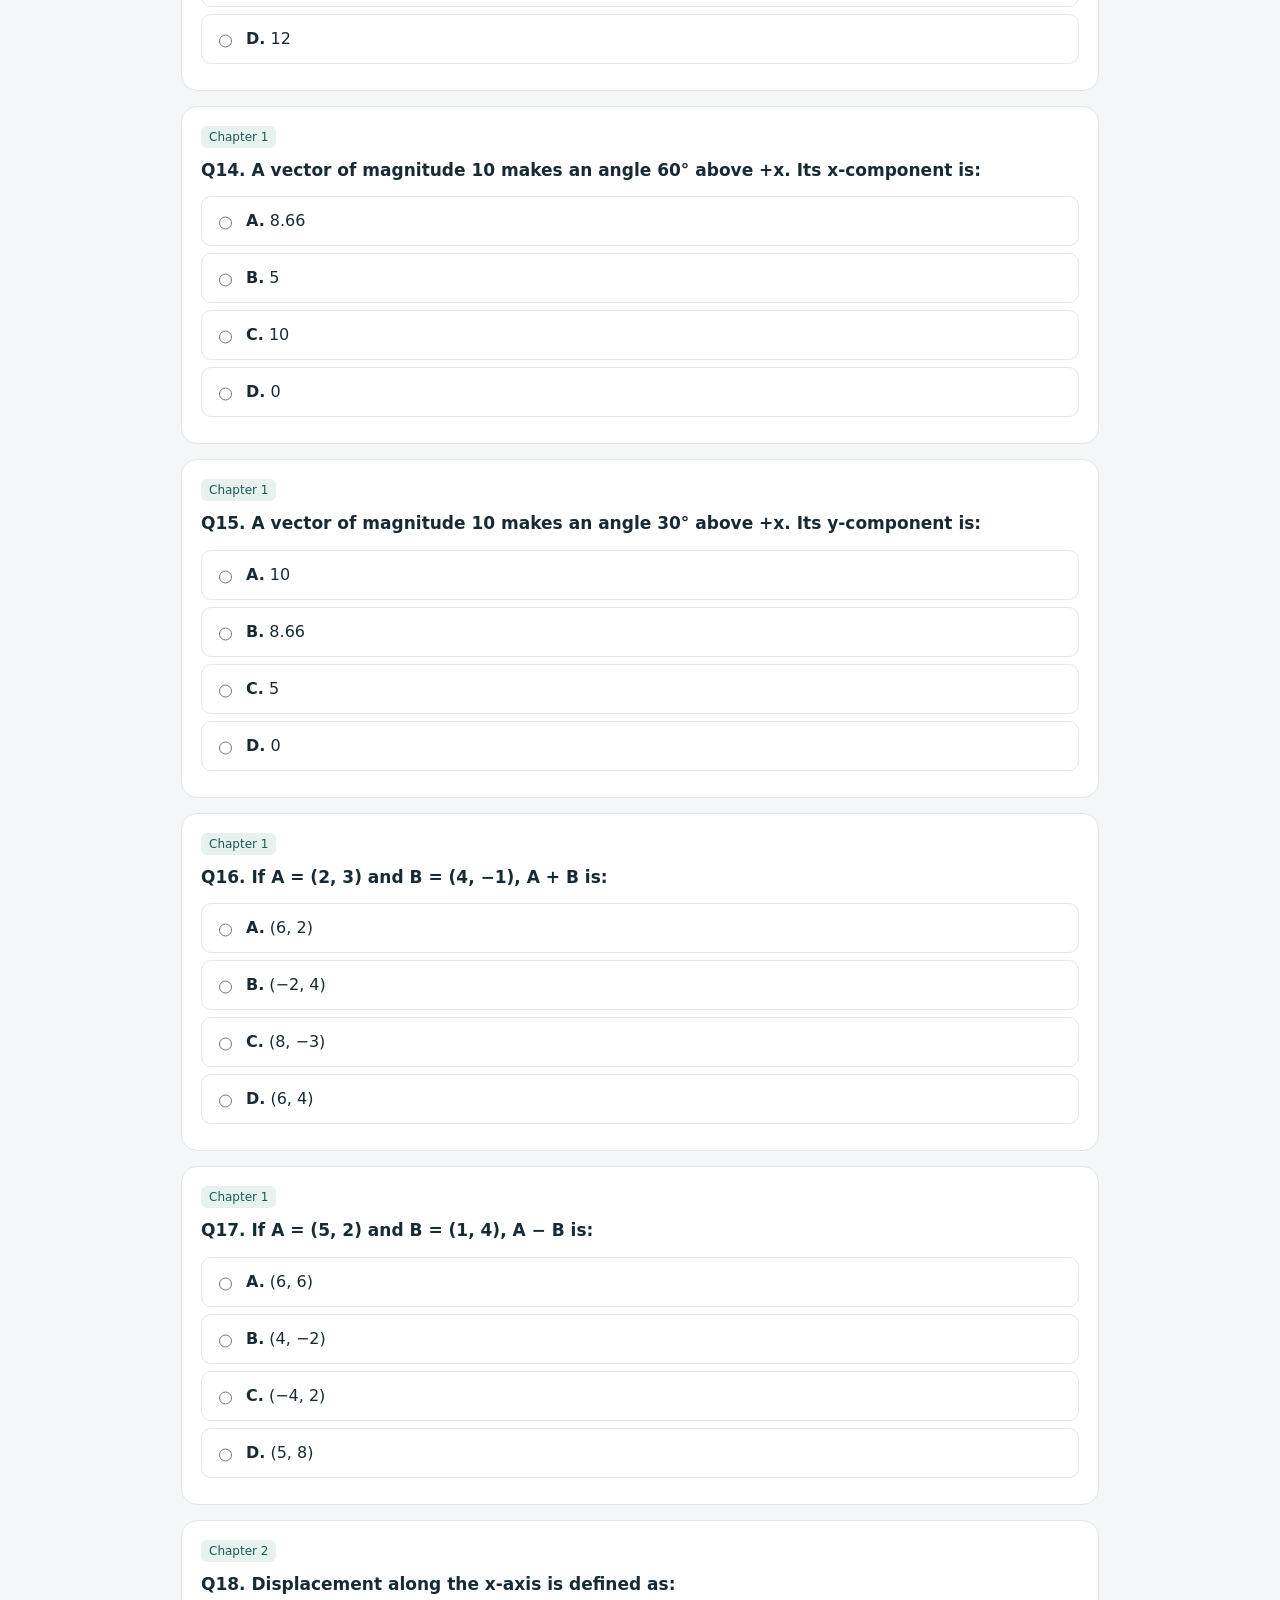
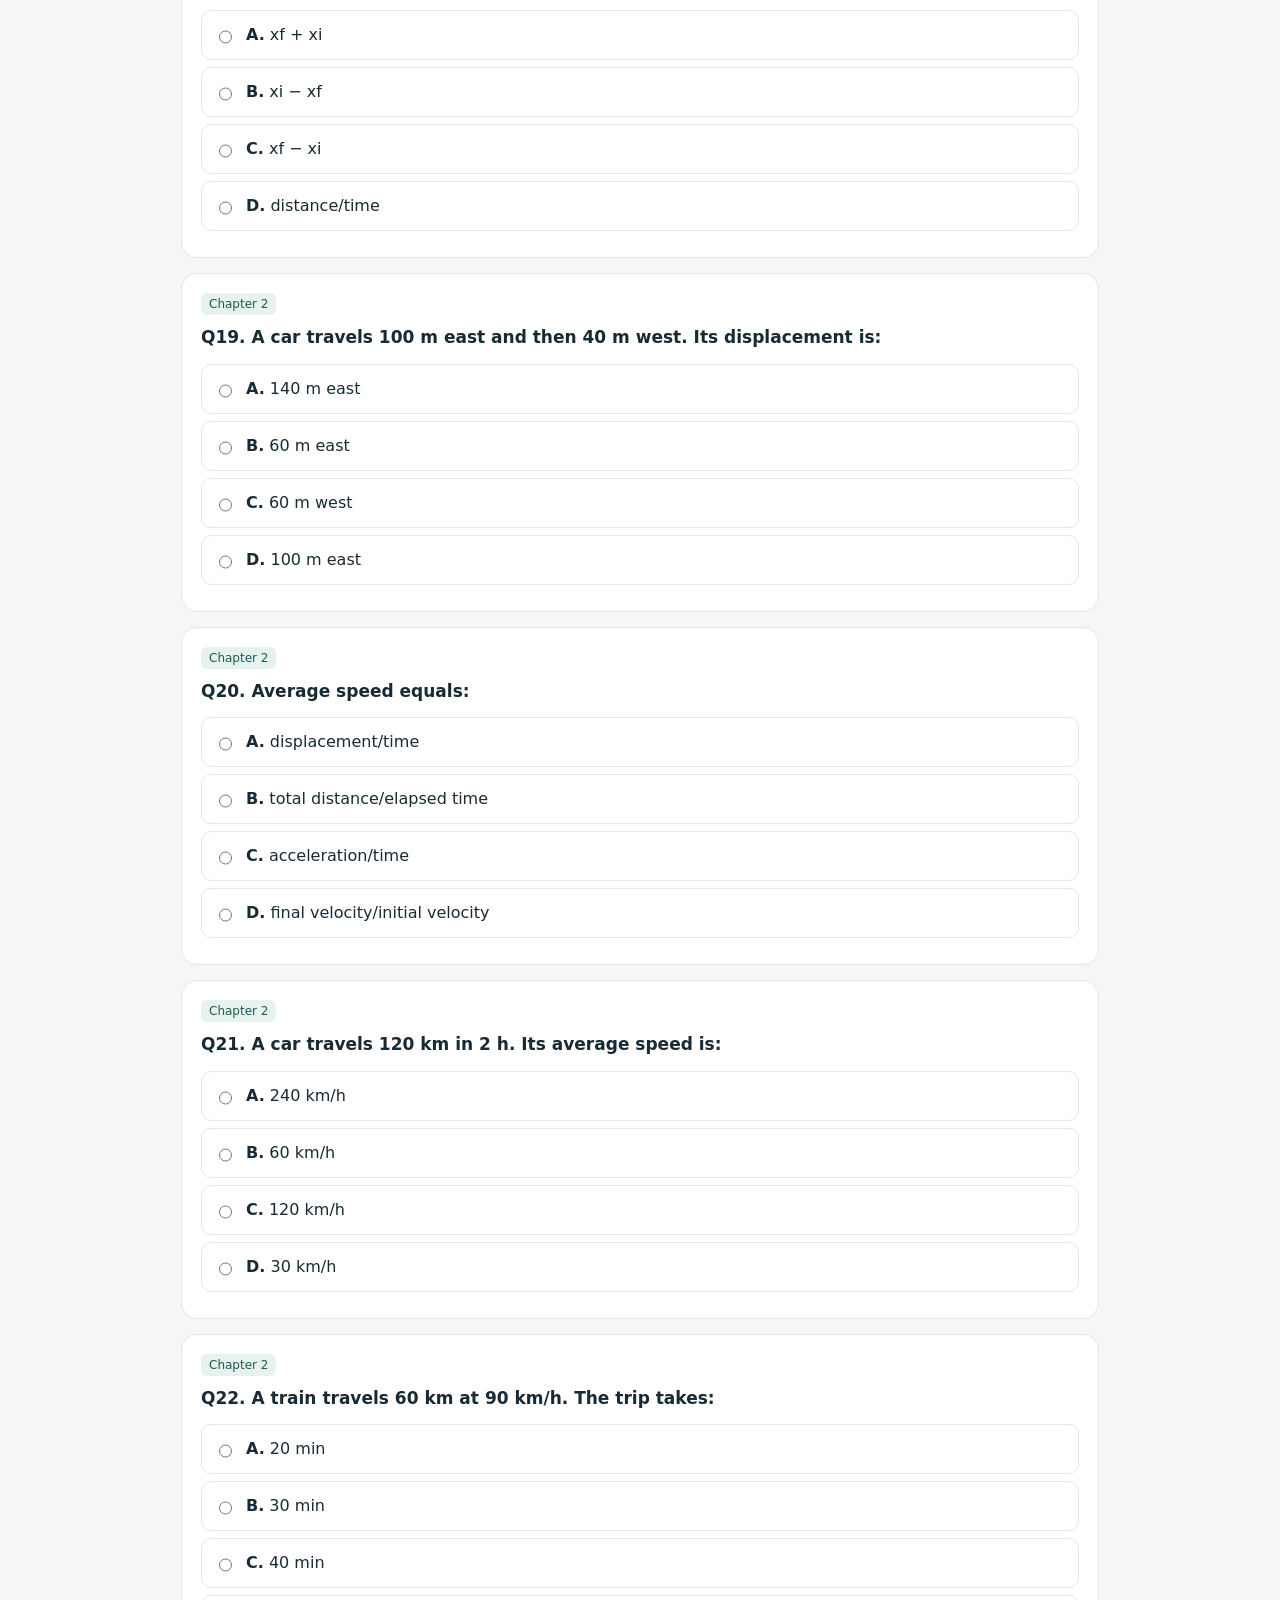
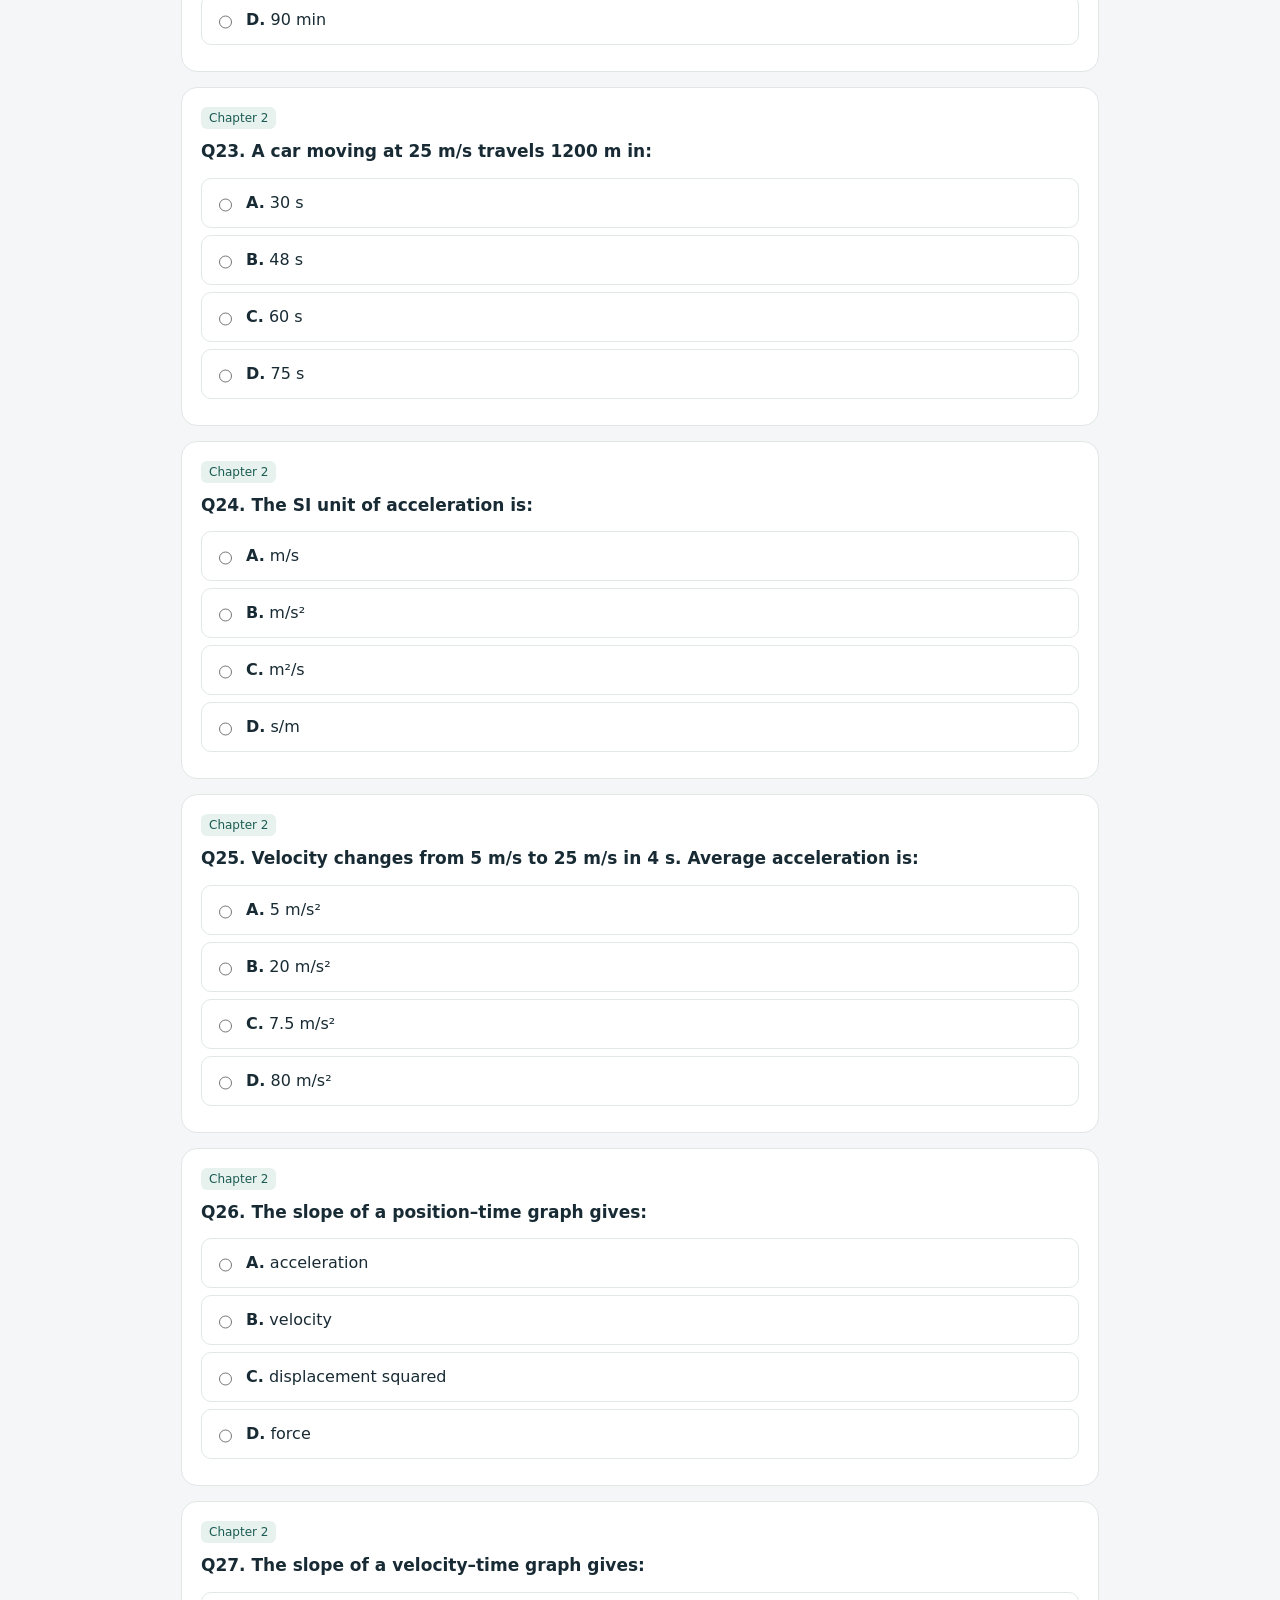
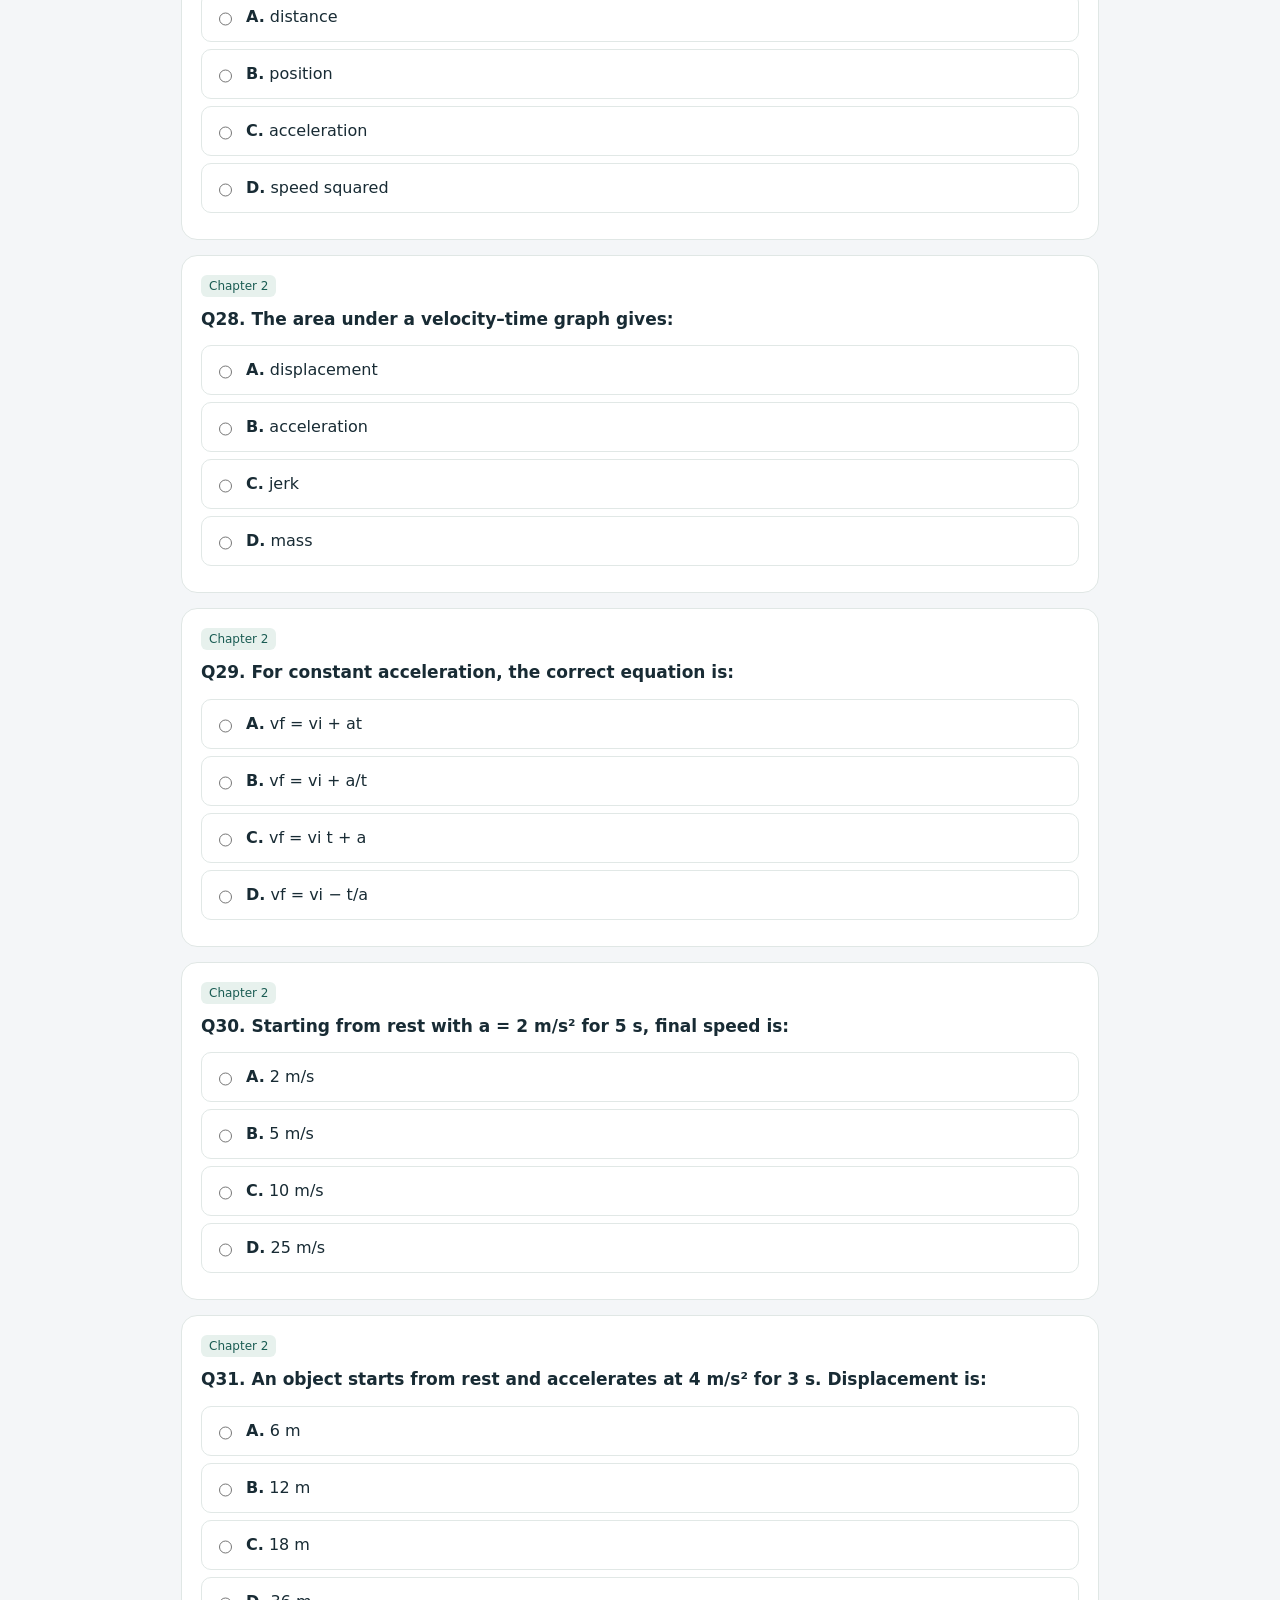
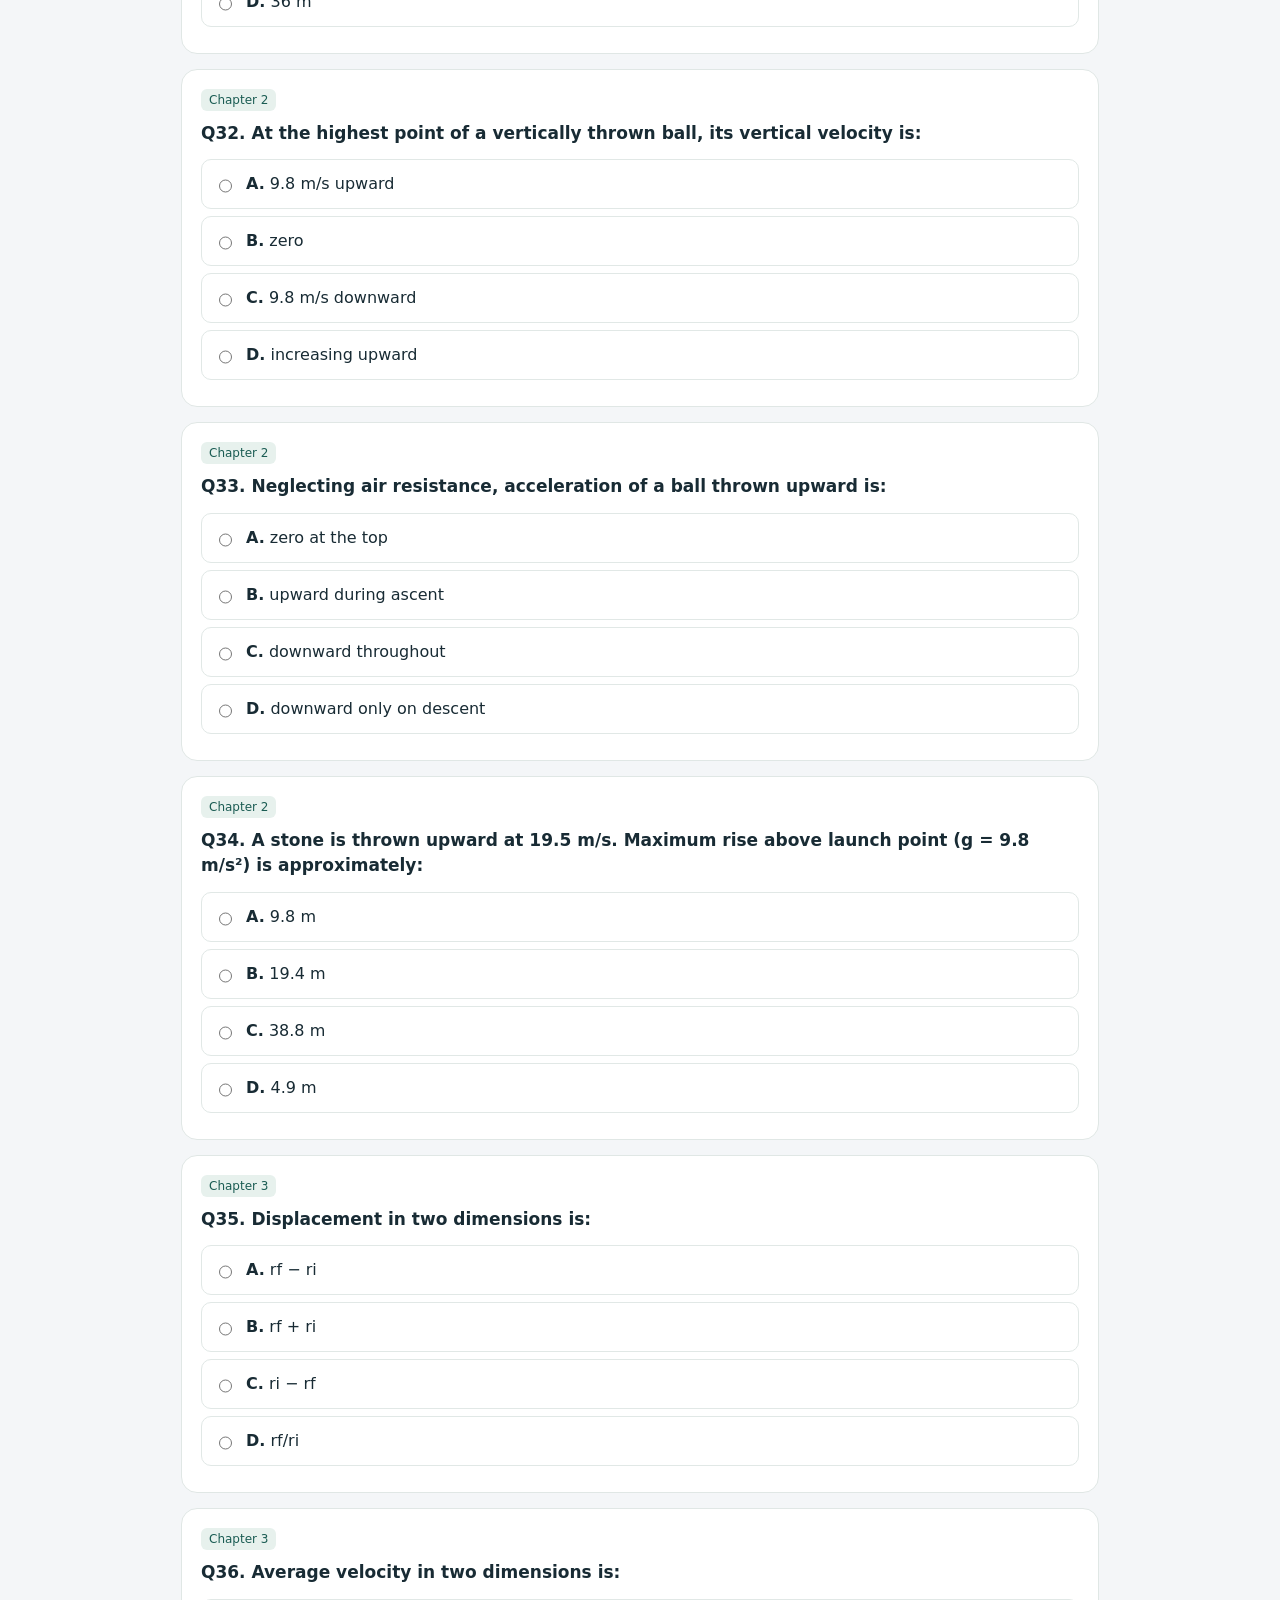
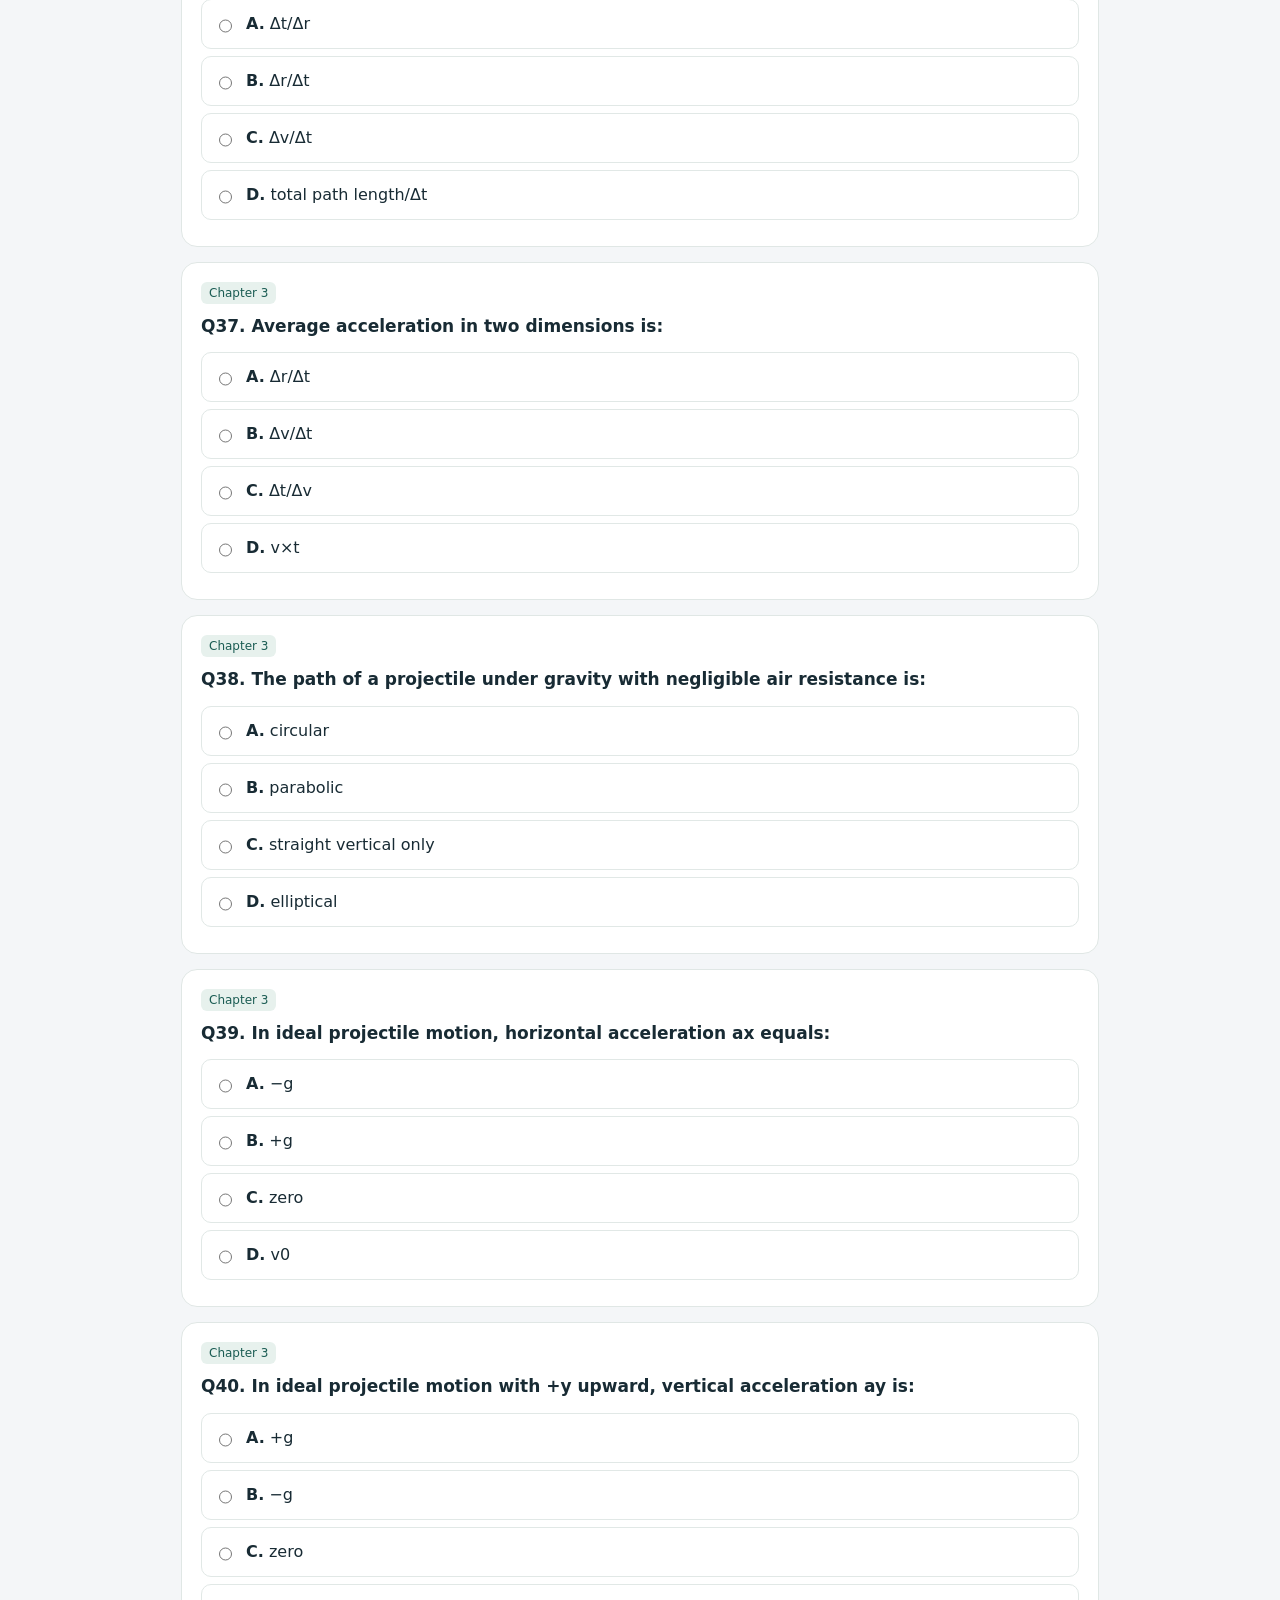
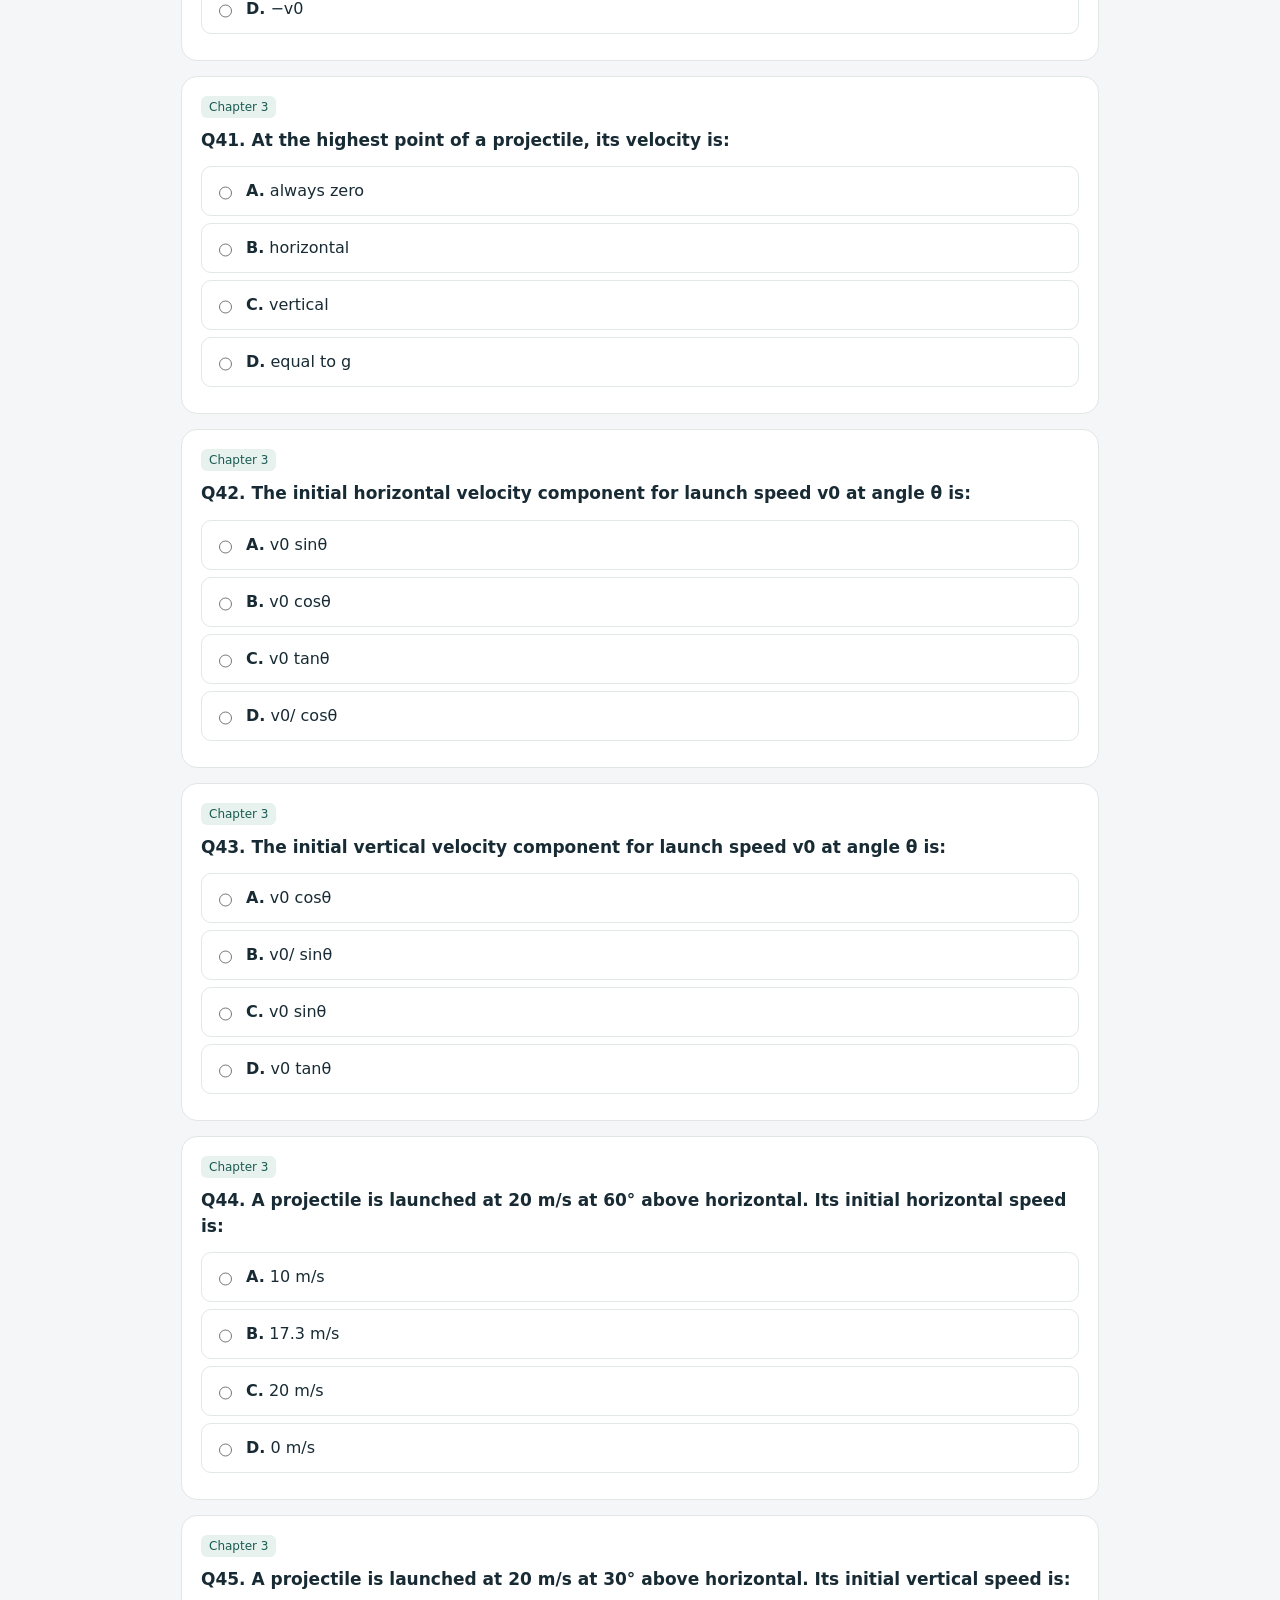
<file: 04-medical-physics-chapters-1-2-3-50-mcq-exam-1-html.html>
<!doctype html><html lang="en"><head><meta charset="utf-8"><meta name="viewport" content="width=device-width,initial-scale=1"><title>Medical Physics — Chapters 1–3 | 50 MCQs</title><style>*{box-sizing:border-box}body{margin:0;background:#f4f6f8;color:#182b34;font-family:system-ui,Arial,sans-serif}main{max-width:950px;margin:auto;padding:22px 16px 70px}.hero{background:#173c3b;color:#fff;border-radius:20px;padding:26px}.hero h1{margin:0 0 8px;font-size:28px}.muted{opacity:.8}.toolbar{display:flex;flex-wrap:wrap;gap:10px;margin:18px 0;align-items:center}.pill,button{border:1px solid #ced9d7;background:white;border-radius:10px;padding:10px 14px;font-weight:600;color:#173c3b;cursor:pointer}button.primary{background:#1b6159;color:#fff;border-color:#1b6159}.stats{margin-left:auto;font-weight:700}.q{background:white;border:1px solid #e0e7e5;border-radius:16px;padding:19px;margin:15px 0}.q h3{margin:0 0 13px;font-size:17px;line-height:1.5}.tag{display:inline-block;font-size:12px;border-radius:6px;background:#e7f1ed;color:#1a5c53;padding:4px 8px;margin-bottom:10px}.opt{display:flex;gap:11px;padding:12px;margin:7px 0;border:1px solid #e1e8e6;border-radius:10px;cursor:pointer;line-height:1.5}.opt:hover{background:#f5faf8}.opt input{accent-color:#176d60;flex:none;margin-top:4px}.correct{border-color:#13805d;background:#e9f8ef}.wrong{border-color:#c74646;background:#fff0f0}.explain{margin-top:10px;padding:10px;background:#f4f7f7;border-radius:8px;font-size:14px}.hidden{display:none}.score{background:#eaf4f0;padding:20px;border-radius:14px;margin-top:18px;font-size:19px}.small{font-size:13px;color:#526a6a}.sticky{position:sticky;top:0;background:#f4f6f8ee;z-index:2;padding:8px 0;backdrop-filter:blur(8px)}@media print{.toolbar,.sticky button{display:none}.q{break-inside:avoid}body{background:white}}</style></head><body><main><header class="hero"><h1>Medical Physics — Comprehensive MCQ Exam</h1><div>Chapters 1, 2 & 3 · 50 Questions · Concepts, equations & calculations</div><p class="muted">Chapter 3 ends before “Medicine Application for Motion in Two Dimensions.” No X-ray questions included. Select one answer per question; submit to see your score and corrections.</p></header><div class="sticky"><div class="toolbar"><label for="filter">Show:</label><select class="pill" id="filter"><option value="all">All 50 questions</option><option value="1">Chapter 1</option><option value="2">Chapter 2</option><option value="3">Chapter 3 (before medicine application)</option></select><span class="stats" id="progress"></span></div></div><div id="result"></div><div id="questions"></div><div class="toolbar"><button class="primary" id="submit">Submit exam & show score</button><button id="reset">Start over</button><button onclick="window.print()">Print</button></div><p class="small">Based on the uploaded course lecture files. For numerical questions, use g = 9.8 m/s² unless otherwise specified; neglect air resistance when stated or implied in ideal projectile motion.</p></main><script>const questions=[{"ch": 1, "q": "The SI unit of mass is:", "opts": ["gram", "kilogram", "slug", "pound"], "ans": 1, "why": "SI base unit of mass is kilogram."}, {"ch": 1, "q": "The unit of length in the British engineering system is:", "opts": ["meter", "inch", "foot", "kilometer"], "ans": 2, "why": "The British engineering system uses foot for length."}, {"ch": 1, "q": "The Gaussian (CGS) unit of mass is:", "opts": ["kilogram", "pound", "gram", "slug"], "ans": 2, "why": "CGS uses centimeter, gram, second."}, {"ch": 1, "q": "One mile is approximately equal to:", "opts": ["0.6215 km", "1.609 km", "160.9 km", "0.1609 km"], "ans": 1, "why": "1 mi ≈ 1.609 km."}, {"ch": 1, "q": "Any two quantities must have the same dimensions when they are:", "opts": ["multiplied", "divided", "added", "raised to powers"], "ans": 2, "why": "Only like dimensions can be added or subtracted."}, {"ch": 1, "q": "In v = at + b, where v is in m/s and t is in s, the units of b are:", "opts": ["m/s²", "m", "s", "m/s"], "ans": 3, "why": "b is added to velocity, so it has units m/s."}, {"ch": 1, "q": "In v = at + b, the units of a are:", "opts": ["m/s", "m/s²", "m·s", "s/m"], "ans": 1, "why": "a = velocity/time = m/s²."}, {"ch": 1, "q": "The vertical number line in a Cartesian coordinate plane is the:", "opts": ["x-axis", "origin", "y-axis", "quadrant"], "ans": 2, "why": "Vertical coordinate is y."}, {"ch": 1, "q": "The x- and y-axes divide the plane into four:", "opts": ["origins", "quadrants", "ordered pairs", "vectors"], "ans": 1, "why": "Four quadrants."}, {"ch": 1, "q": "Which is a vector quantity?", "opts": ["mass", "time", "speed", "displacement"], "ans": 3, "why": "Displacement has magnitude and direction."}, {"ch": 1, "q": "Which is a scalar quantity?", "opts": ["acceleration", "velocity", "distance", "displacement"], "ans": 2, "why": "Distance has magnitude only."}, {"ch": 1, "q": "Multiplying a vector by a nonzero scalar gives:", "opts": ["a scalar", "a vector", "always zero", "a dimensionless quantity"], "ans": 1, "why": "Scalar multiplication changes vector magnitude and possibly direction."}, {"ch": 1, "q": "A vector has components Ax = 3 and Ay = 4. Its magnitude is:", "opts": ["7", "1", "5", "12"], "ans": 2, "why": "√(3²+4²)=5."}, {"ch": 1, "q": "A vector of magnitude 10 makes an angle 60° above +x. Its x-component is:", "opts": ["8.66", "5", "10", "0"], "ans": 1, "why": "Ax = A cos60° = 5."}, {"ch": 1, "q": "A vector of magnitude 10 makes an angle 30° above +x. Its y-component is:", "opts": ["10", "8.66", "5", "0"], "ans": 2, "why": "Ay = A sin30° = 5."}, {"ch": 1, "q": "If A = (2, 3) and B = (4, −1), A + B is:", "opts": ["(6, 2)", "(−2, 4)", "(8, −3)", "(6, 4)"], "ans": 0, "why": "Add corresponding components."}, {"ch": 1, "q": "If A = (5, 2) and B = (1, 4), A − B is:", "opts": ["(6, 6)", "(4, −2)", "(−4, 2)", "(5, 8)"], "ans": 1, "why": "Subtract corresponding components."}, {"ch": 2, "q": "Displacement along the x-axis is defined as:", "opts": ["xf + xi", "xi − xf", "xf − xi", "distance/time"], "ans": 2, "why": "Δx = xf − xi."}, {"ch": 2, "q": "A car travels 100 m east and then 40 m west. Its displacement is:", "opts": ["140 m east", "60 m east", "60 m west", "100 m east"], "ans": 1, "why": "100−40=60 m east."}, {"ch": 2, "q": "Average speed equals:", "opts": ["displacement/time", "total distance/elapsed time", "acceleration/time", "final velocity/initial velocity"], "ans": 1, "why": "Average speed is total path length divided by elapsed time."}, {"ch": 2, "q": "A car travels 120 km in 2 h. Its average speed is:", "opts": ["240 km/h", "60 km/h", "120 km/h", "30 km/h"], "ans": 1, "why": "120/2=60 km/h."}, {"ch": 2, "q": "A train travels 60 km at 90 km/h. The trip takes:", "opts": ["20 min", "30 min", "40 min", "90 min"], "ans": 2, "why": "t=60/90 h = 40 min."}, {"ch": 2, "q": "A car moving at 25 m/s travels 1200 m in:", "opts": ["30 s", "48 s", "60 s", "75 s"], "ans": 1, "why": "t = 1200/25 = 48 s."}, {"ch": 2, "q": "The SI unit of acceleration is:", "opts": ["m/s", "m/s²", "m²/s", "s/m"], "ans": 1, "why": "Acceleration is change of velocity per time."}, {"ch": 2, "q": "Velocity changes from 5 m/s to 25 m/s in 4 s. Average acceleration is:", "opts": ["5 m/s²", "20 m/s²", "7.5 m/s²", "80 m/s²"], "ans": 0, "why": "a=(25−5)/4=5 m/s²."}, {"ch": 2, "q": "The slope of a position–time graph gives:", "opts": ["acceleration", "velocity", "displacement squared", "force"], "ans": 1, "why": "Slope Δx/Δt is velocity."}, {"ch": 2, "q": "The slope of a velocity–time graph gives:", "opts": ["distance", "position", "acceleration", "speed squared"], "ans": 2, "why": "Slope Δv/Δt is acceleration."}, {"ch": 2, "q": "The area under a velocity–time graph gives:", "opts": ["displacement", "acceleration", "jerk", "mass"], "ans": 0, "why": "Signed area gives displacement."}, {"ch": 2, "q": "For constant acceleration, the correct equation is:", "opts": ["vf = vi + at", "vf = vi + a/t", "vf = vi t + a", "vf = vi − t/a"], "ans": 0, "why": "Constant acceleration relation."}, {"ch": 2, "q": "Starting from rest with a = 2 m/s² for 5 s, final speed is:", "opts": ["2 m/s", "5 m/s", "10 m/s", "25 m/s"], "ans": 2, "why": "v=0+2×5=10 m/s."}, {"ch": 2, "q": "An object starts from rest and accelerates at 4 m/s² for 3 s. Displacement is:", "opts": ["6 m", "12 m", "18 m", "36 m"], "ans": 2, "why": "Δx=½at²=18 m."}, {"ch": 2, "q": "At the highest point of a vertically thrown ball, its vertical velocity is:", "opts": ["9.8 m/s upward", "zero", "9.8 m/s downward", "increasing upward"], "ans": 1, "why": "Vertical velocity is momentarily zero."}, {"ch": 2, "q": "Neglecting air resistance, acceleration of a ball thrown upward is:", "opts": ["zero at the top", "upward during ascent", "downward throughout", "downward only on descent"], "ans": 2, "why": "Gravity is downward throughout."}, {"ch": 2, "q": "A stone is thrown upward at 19.5 m/s. Maximum rise above launch point (g = 9.8 m/s²) is approximately:", "opts": ["9.8 m", "19.4 m", "38.8 m", "4.9 m"], "ans": 1, "why": "h=v0²/(2g)≈19.4 m."}, {"ch": 3, "q": "Displacement in two dimensions is:", "opts": ["rf − ri", "rf + ri", "ri − rf", "rf/ri"], "ans": 0, "why": "Δr = rf − ri."}, {"ch": 3, "q": "Average velocity in two dimensions is:", "opts": ["Δt/Δr", "Δr/Δt", "Δv/Δt", "total path length/Δt"], "ans": 1, "why": "Average velocity vector = displacement/time."}, {"ch": 3, "q": "Average acceleration in two dimensions is:", "opts": ["Δr/Δt", "Δv/Δt", "Δt/Δv", "v×t"], "ans": 1, "why": "Average acceleration = change in velocity/time."}, {"ch": 3, "q": "The path of a projectile under gravity with negligible air resistance is:", "opts": ["circular", "parabolic", "straight vertical only", "elliptical"], "ans": 1, "why": "Projectile path is parabolic."}, {"ch": 3, "q": "In ideal projectile motion, horizontal acceleration ax equals:", "opts": ["−g", "+g", "zero", "v0"], "ans": 2, "why": "ax=0 without air resistance."}, {"ch": 3, "q": "In ideal projectile motion with +y upward, vertical acceleration ay is:", "opts": ["+g", "−g", "zero", "−v0"], "ans": 1, "why": "ay=−g."}, {"ch": 3, "q": "At the highest point of a projectile, its velocity is:", "opts": ["always zero", "horizontal", "vertical", "equal to g"], "ans": 1, "why": "vy=0 while vx remains constant."}, {"ch": 3, "q": "The initial horizontal velocity component for launch speed v0 at angle θ is:", "opts": ["v0 sinθ", "v0 cosθ", "v0 tanθ", "v0/ cosθ"], "ans": 1, "why": "v0x=v0 cosθ."}, {"ch": 3, "q": "The initial vertical velocity component for launch speed v0 at angle θ is:", "opts": ["v0 cosθ", "v0/ sinθ", "v0 sinθ", "v0 tanθ"], "ans": 2, "why": "v0y=v0 sinθ."}, {"ch": 3, "q": "A projectile is launched at 20 m/s at 60° above horizontal. Its initial horizontal speed is:", "opts": ["10 m/s", "17.3 m/s", "20 m/s", "0 m/s"], "ans": 0, "why": "20 cos60°=10 m/s."}, {"ch": 3, "q": "A projectile is launched at 20 m/s at 30° above horizontal. Its initial vertical speed is:", "opts": ["20 m/s", "10 m/s", "17.3 m/s", "5 m/s"], "ans": 1, "why": "20 sin30°=10 m/s."}, {"ch": 3, "q": "A soccer ball has horizontal speed 21 m/s for a total flight time 2.2 s. Horizontal range is:", "opts": ["9.55 m", "21 m", "46.2 m", "23.2 m"], "ans": 2, "why": "x=vxt=21×2.2=46.2 m."}, {"ch": 3, "q": "A ball is thrown horizontally from a height of 20 m. Its initial y-velocity is:", "opts": ["0 m/s", "9.8 m/s", "20 m/s", "40 m/s"], "ans": 0, "why": "Horizontal launch means v0y=0."}, {"ch": 3, "q": "A ball rolls off a table and travels horizontally 2.1 m in 0.58 s. Its launch speed is approximately:", "opts": ["1.22 m/s", "3.62 m/s", "5.68 m/s", "0.28 m/s"], "ans": 1, "why": "vx=2.1/0.58≈3.62 m/s."}, {"ch": 3, "q": "In projectile motion, the horizontal and vertical motions are:", "opts": ["dependent on each other", "independent of each other", "both uniformly accelerated by g", "both constant-speed"], "ans": 1, "why": "Components are independent."}, {"ch": 3, "q": "At what point on a projectile trajectory are velocity and acceleration perpendicular (for nonzero horizontal velocity)?", "opts": ["at launch only", "at the peak", "at landing only", "everywhere"], "ans": 1, "why": "At peak velocity is horizontal, acceleration downward."}];let submitted=false;const answers={};const letters=['A','B','C','D'];const wrap=document.getElementById('questions');function render(){wrap.innerHTML='';questions.forEach((q,i)=>{const el=document.createElement('section');el.className='q';el.dataset.ch=q.ch;let s=`<span class="tag">Chapter ${q.ch}</span><h3>Q${i+1}. ${q.q}</h3>`;q.opts.forEach((o,j)=>{let cl=submitted?(j===q.ans?' correct':answers[i]===j?' wrong':''):'';s+=`<label class="opt${cl}"><input type="radio" name="q${i}" value="${j}" ${answers[i]===j?'checked':''} ${submitted?'disabled':''}> <span><b>${letters[j]}.</b> ${o}</span></label>`});if(submitted)s+=`<div class="explain"><b>Correct: ${letters[q.ans]} — ${q.opts[q.ans]}</b><div>${q.why}</div></div>`;el.innerHTML=s;wrap.append(el)});wrap.querySelectorAll('input').forEach(input=>input.addEventListener('change',e=>{answers[Number(e.target.name.slice(1))]=Number(e.target.value);progress()}));progress();filter()}function progress(){document.getElementById('progress').textContent=`Answered ${Object.keys(answers).length} / 50`;}function filter(){let v=document.getElementById('filter').value;document.querySelectorAll('.q').forEach(el=>el.style.display=v==='all'||el.dataset.ch===v?'':'none')}document.getElementById('filter').onchange=filter;document.getElementById('submit').onclick=()=>{if(submitted)return;const n=Object.keys(answers).length;if(n<50&&!confirm(`You answered ${n}/50 questions. Submit anyway?`))return;submitted=true;let total=questions.reduce((n,q,i)=>n+(answers[i]===q.ans),0);let by=[1,2,3].map(ch=>{let ix=questions.map((q,i)=>q.ch===ch?i:-1).filter(i=>i>=0);return `Chapter ${ch}: ${ix.filter(i=>answers[i]===questions[i].ans).length}/${ix.length}`}).join(' | ');document.getElementById('result').innerHTML=`<div class="score"><b>Score: ${total}/50 (${Math.round(total*2)}%)</b><p>${by}</p><p class="small">Review the marked answers and explanations below.</p></div>`;document.getElementById('submit').disabled=true;render();window.scrollTo({top:0,behavior:'smooth'})};document.getElementById('reset').onclick=()=>{if(!confirm('Reset all answers?'))return;Object.keys(answers).forEach(k=>delete answers[k]);submitted=false;document.getElementById('result').innerHTML='';document.getElementById('submit').disabled=false;render()};render();</script></body></html>
</file>
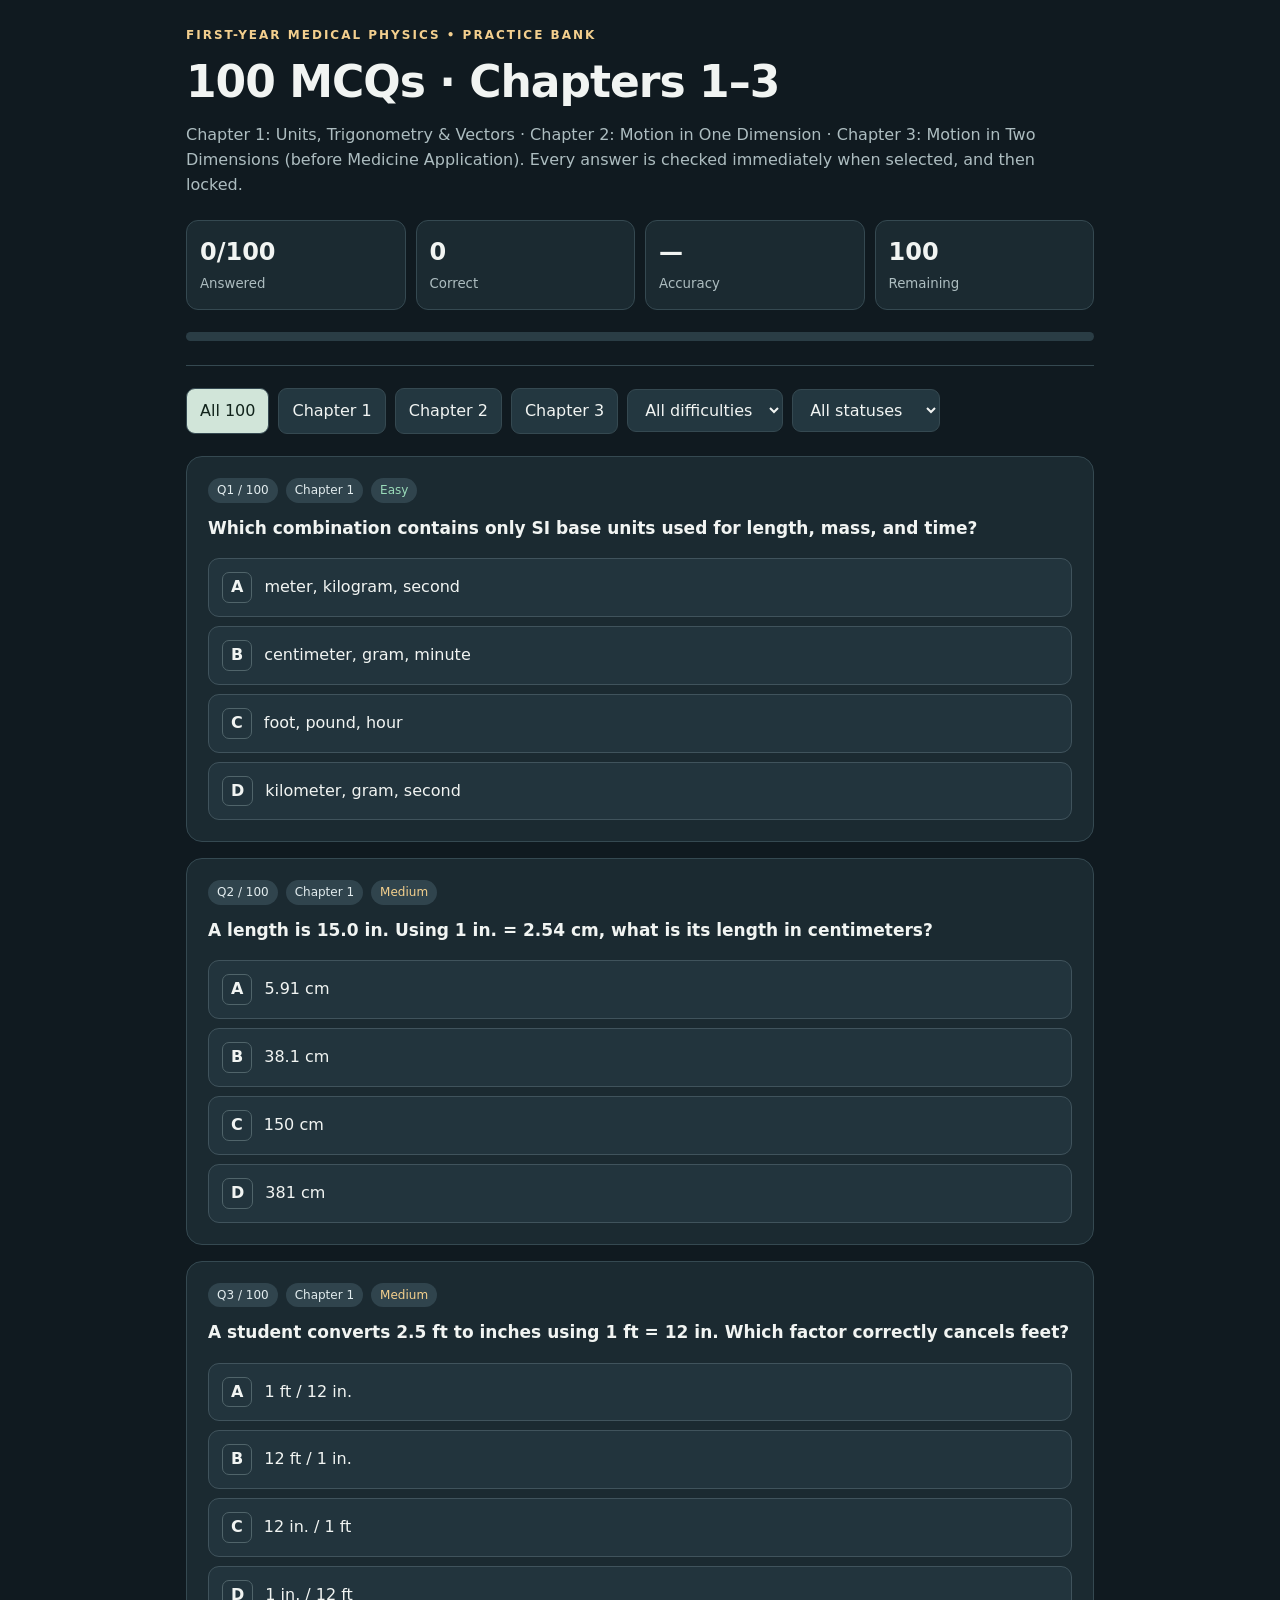
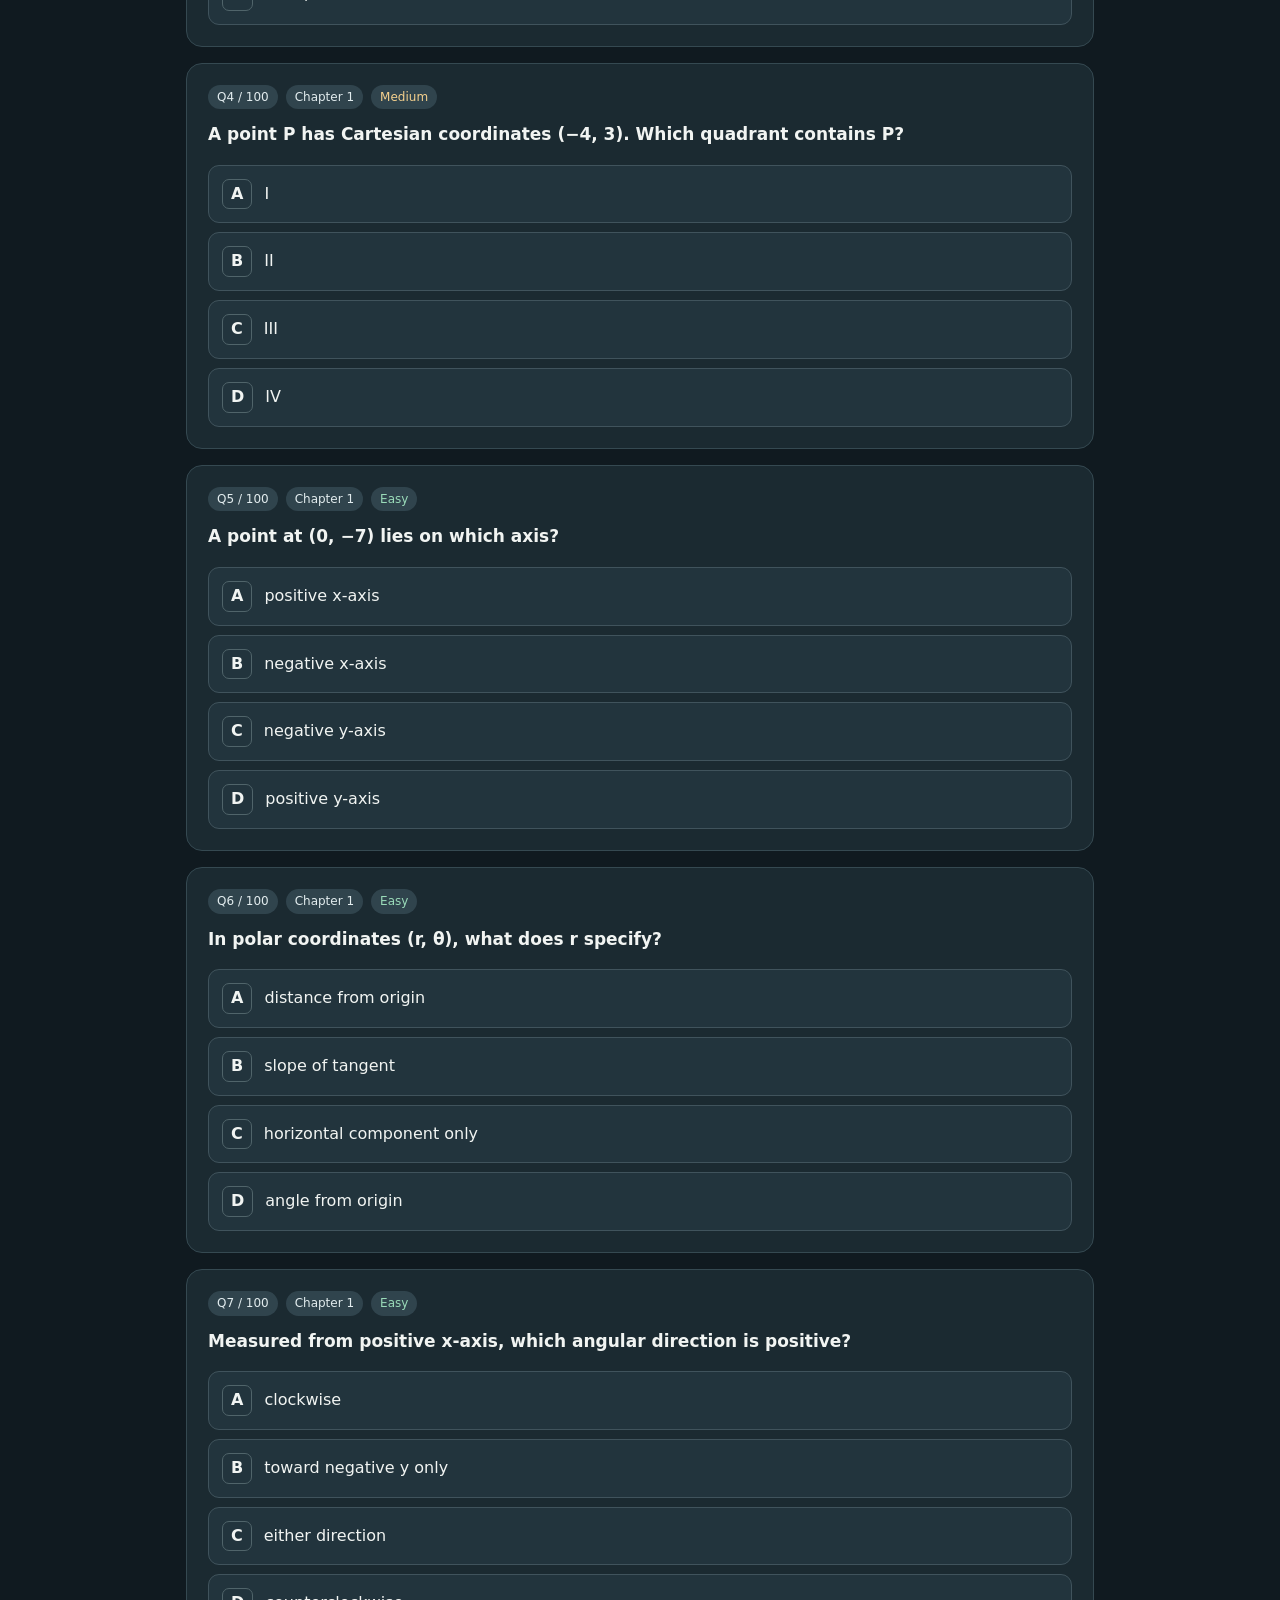
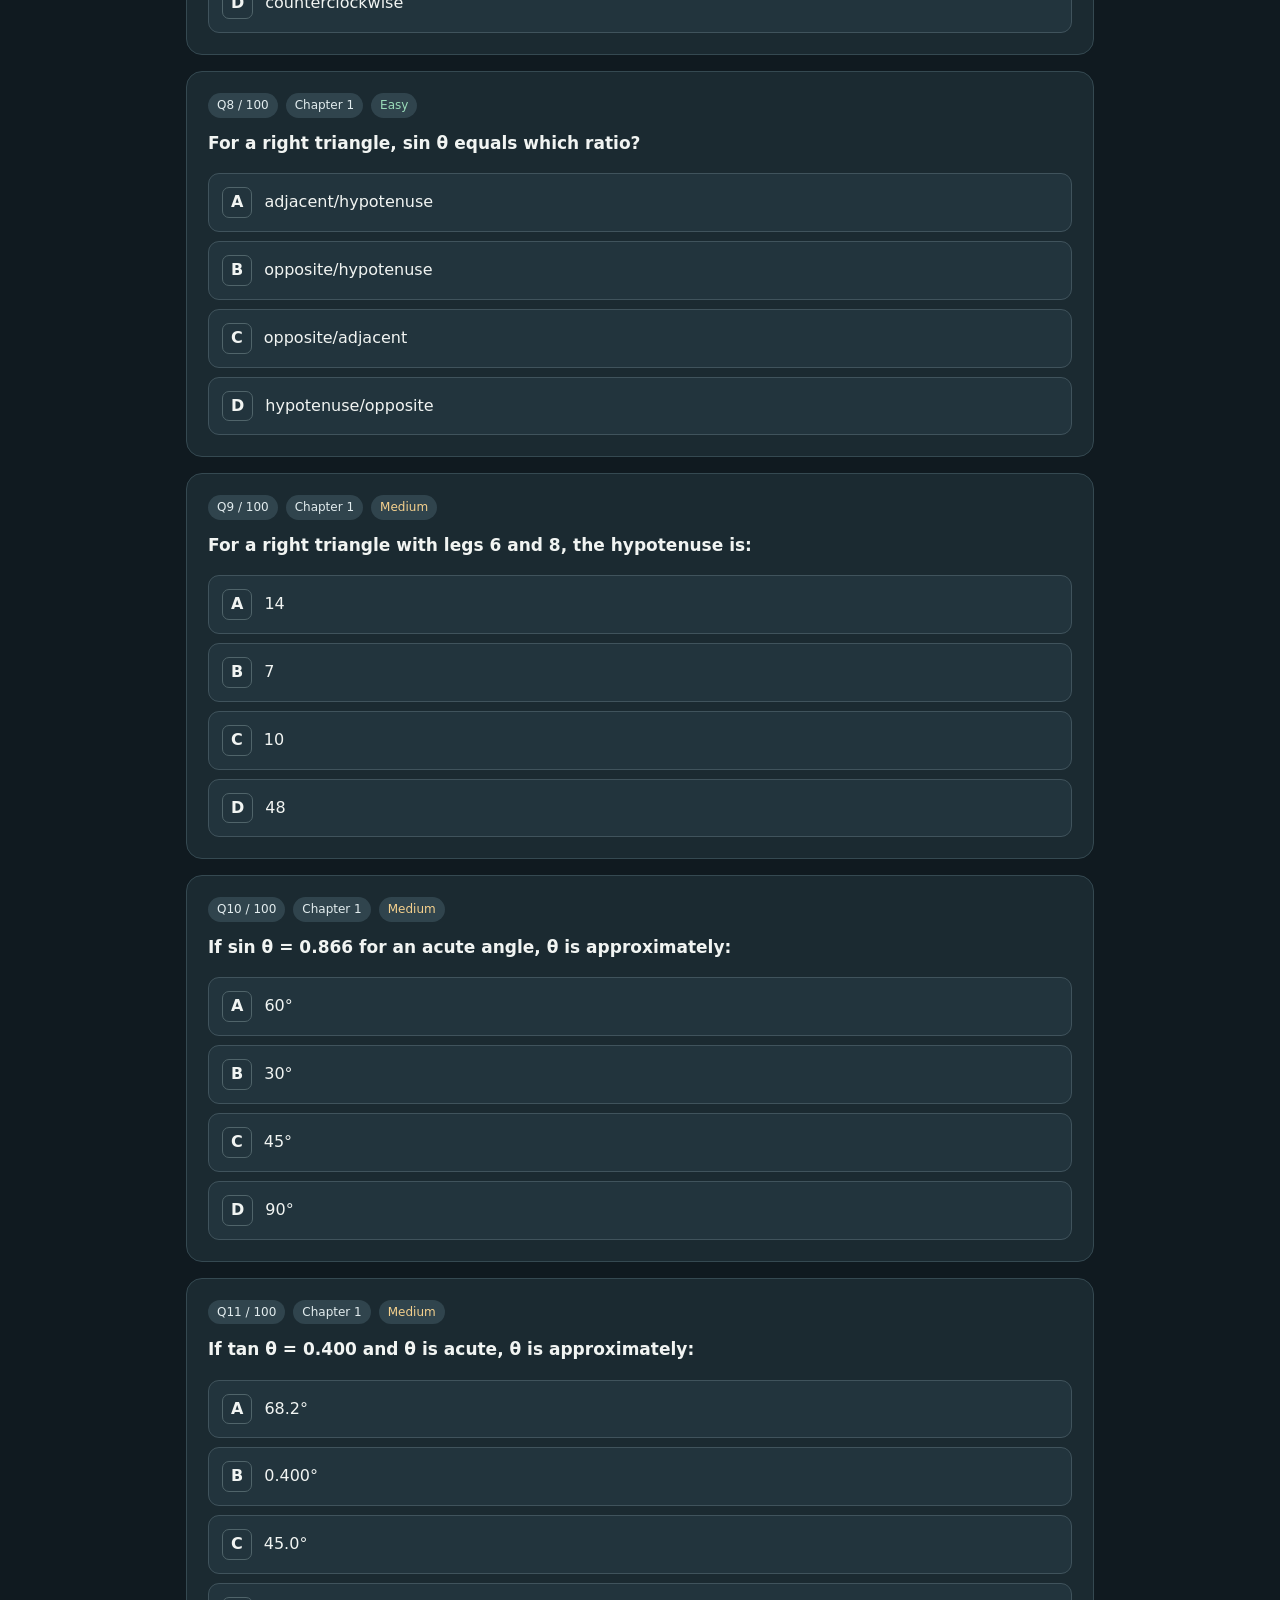
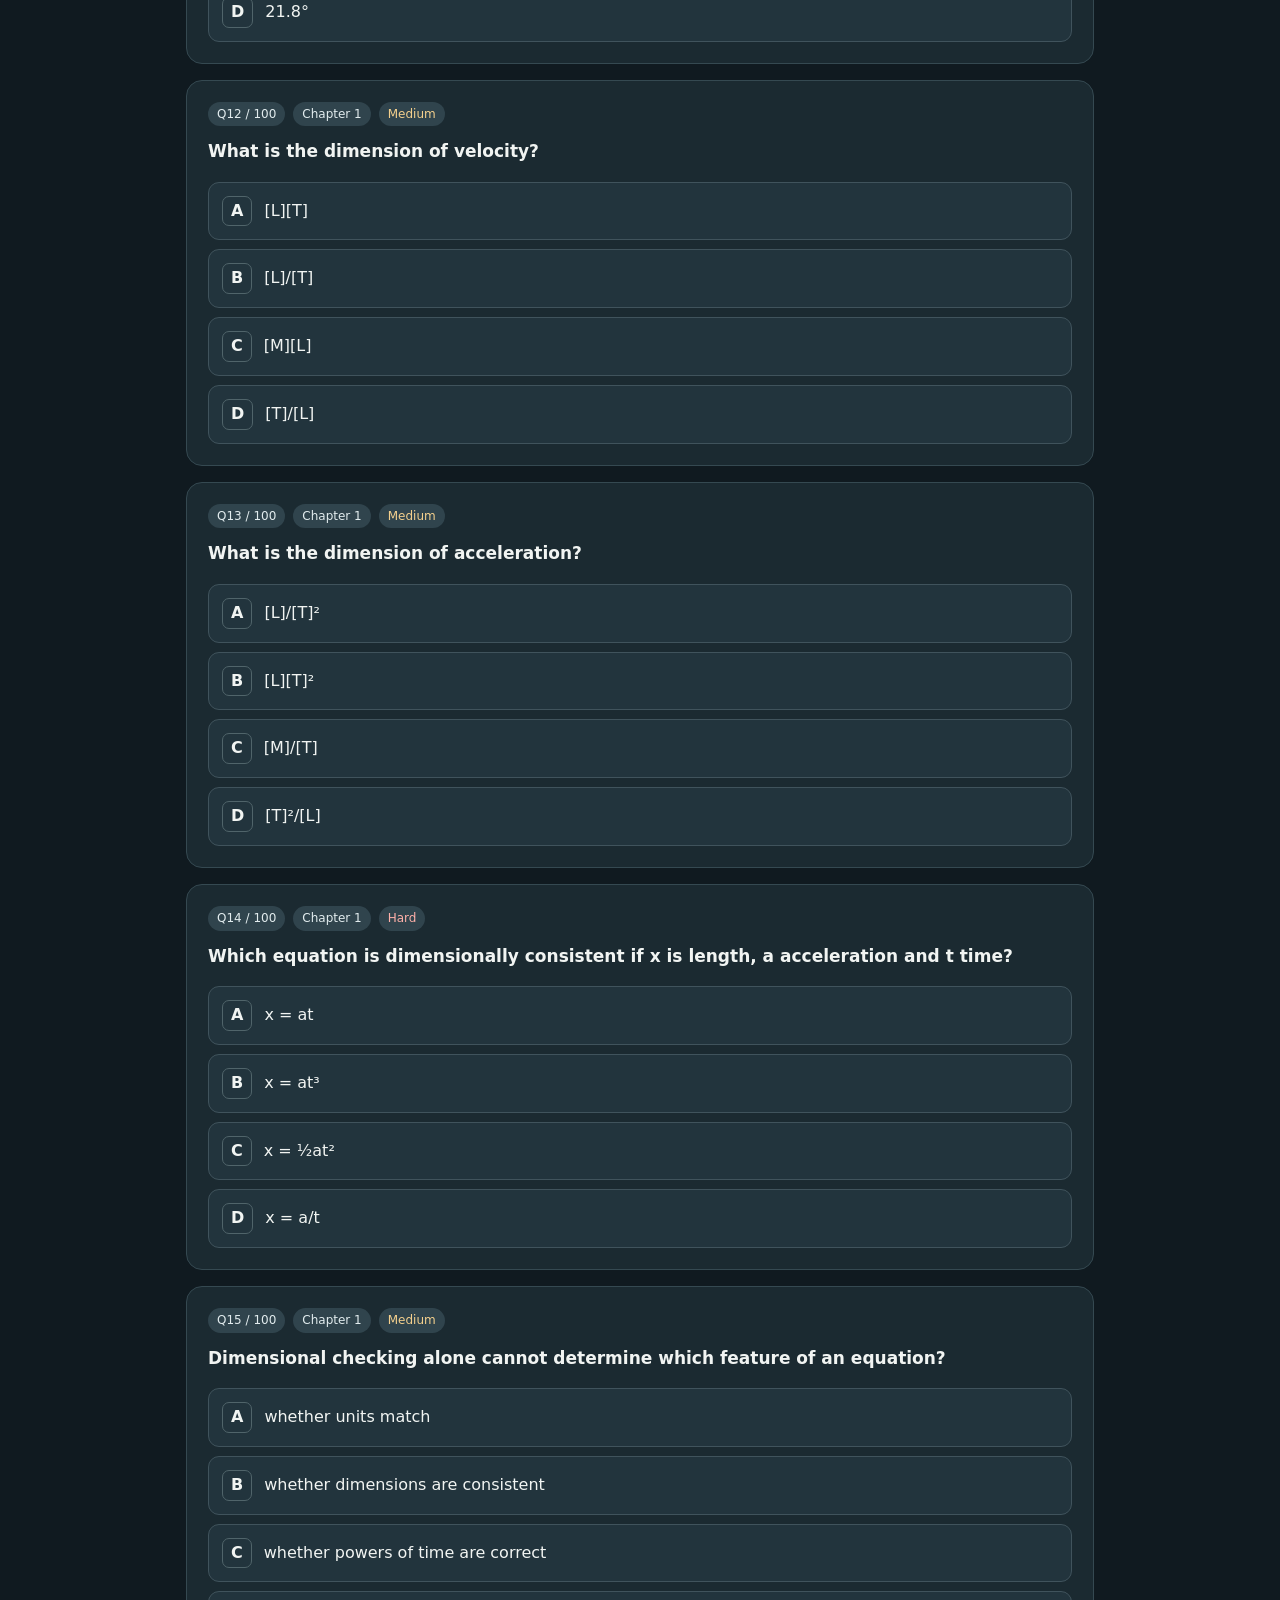
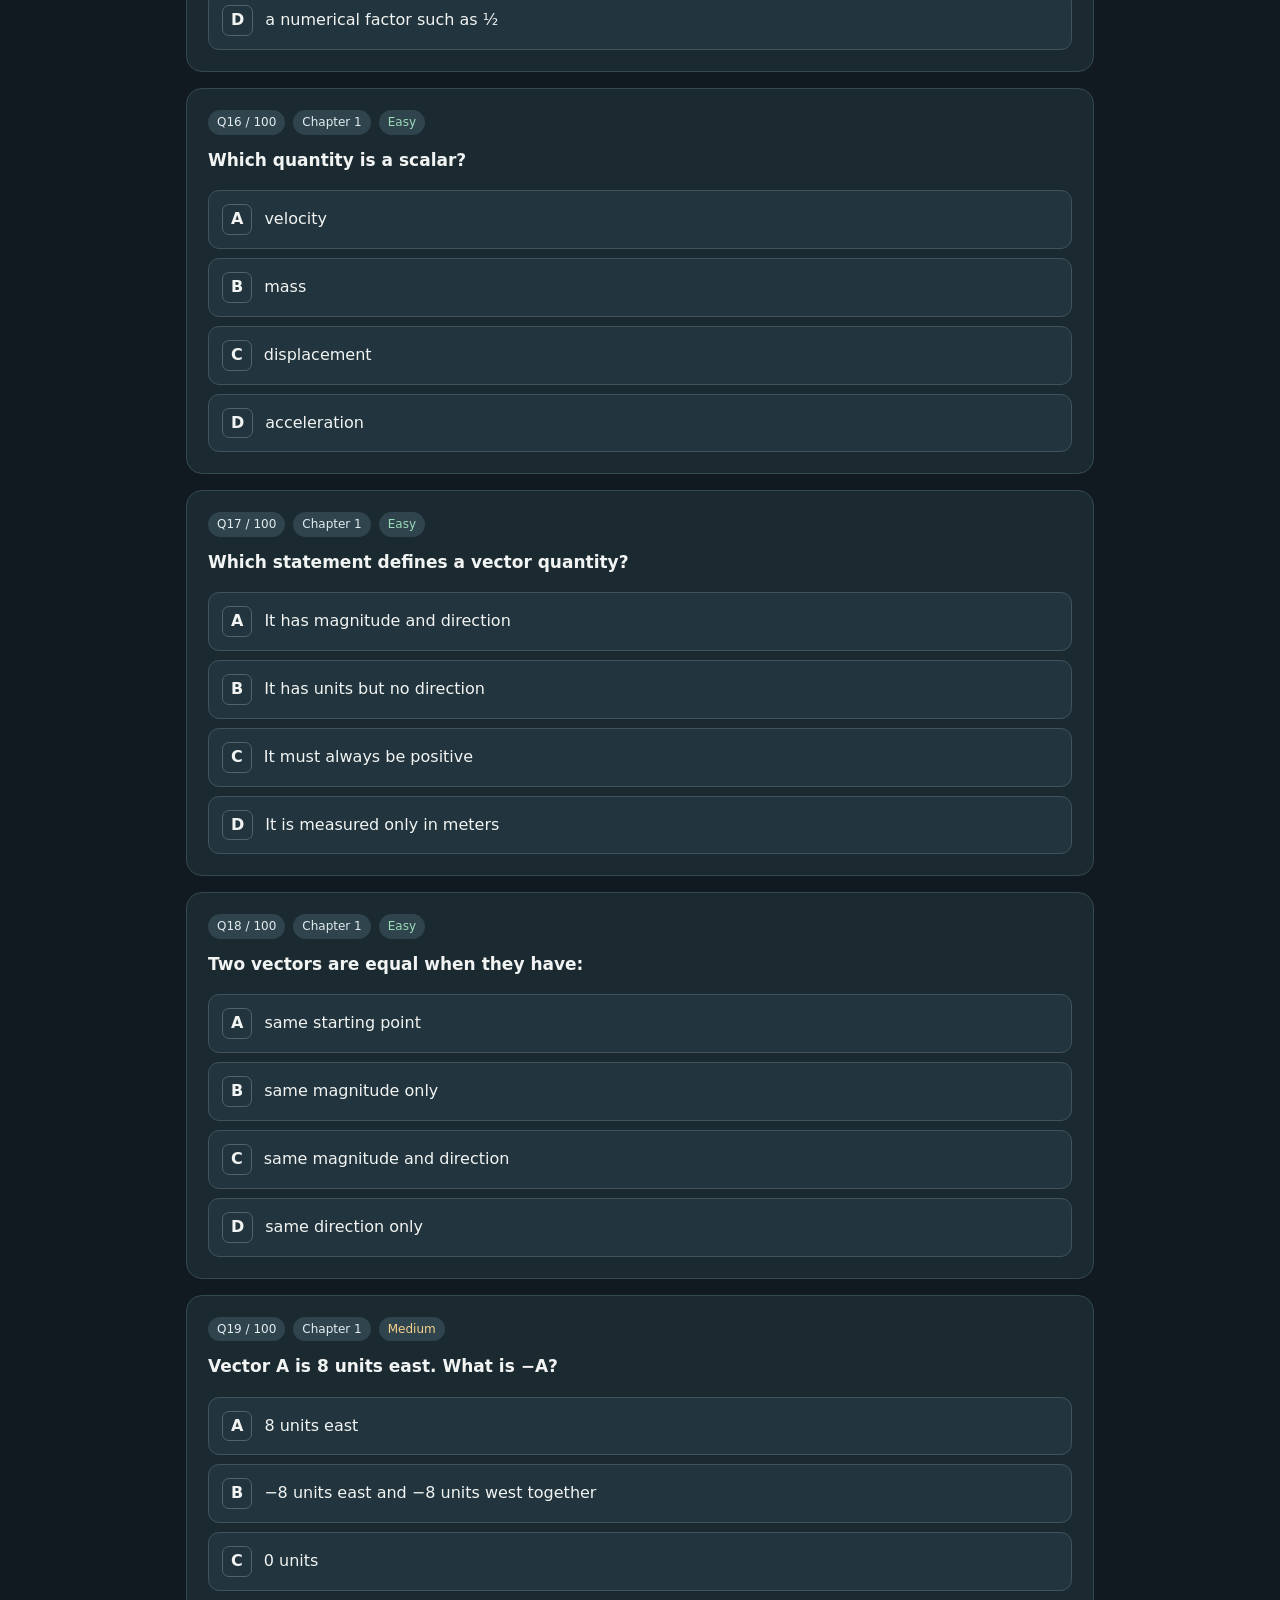
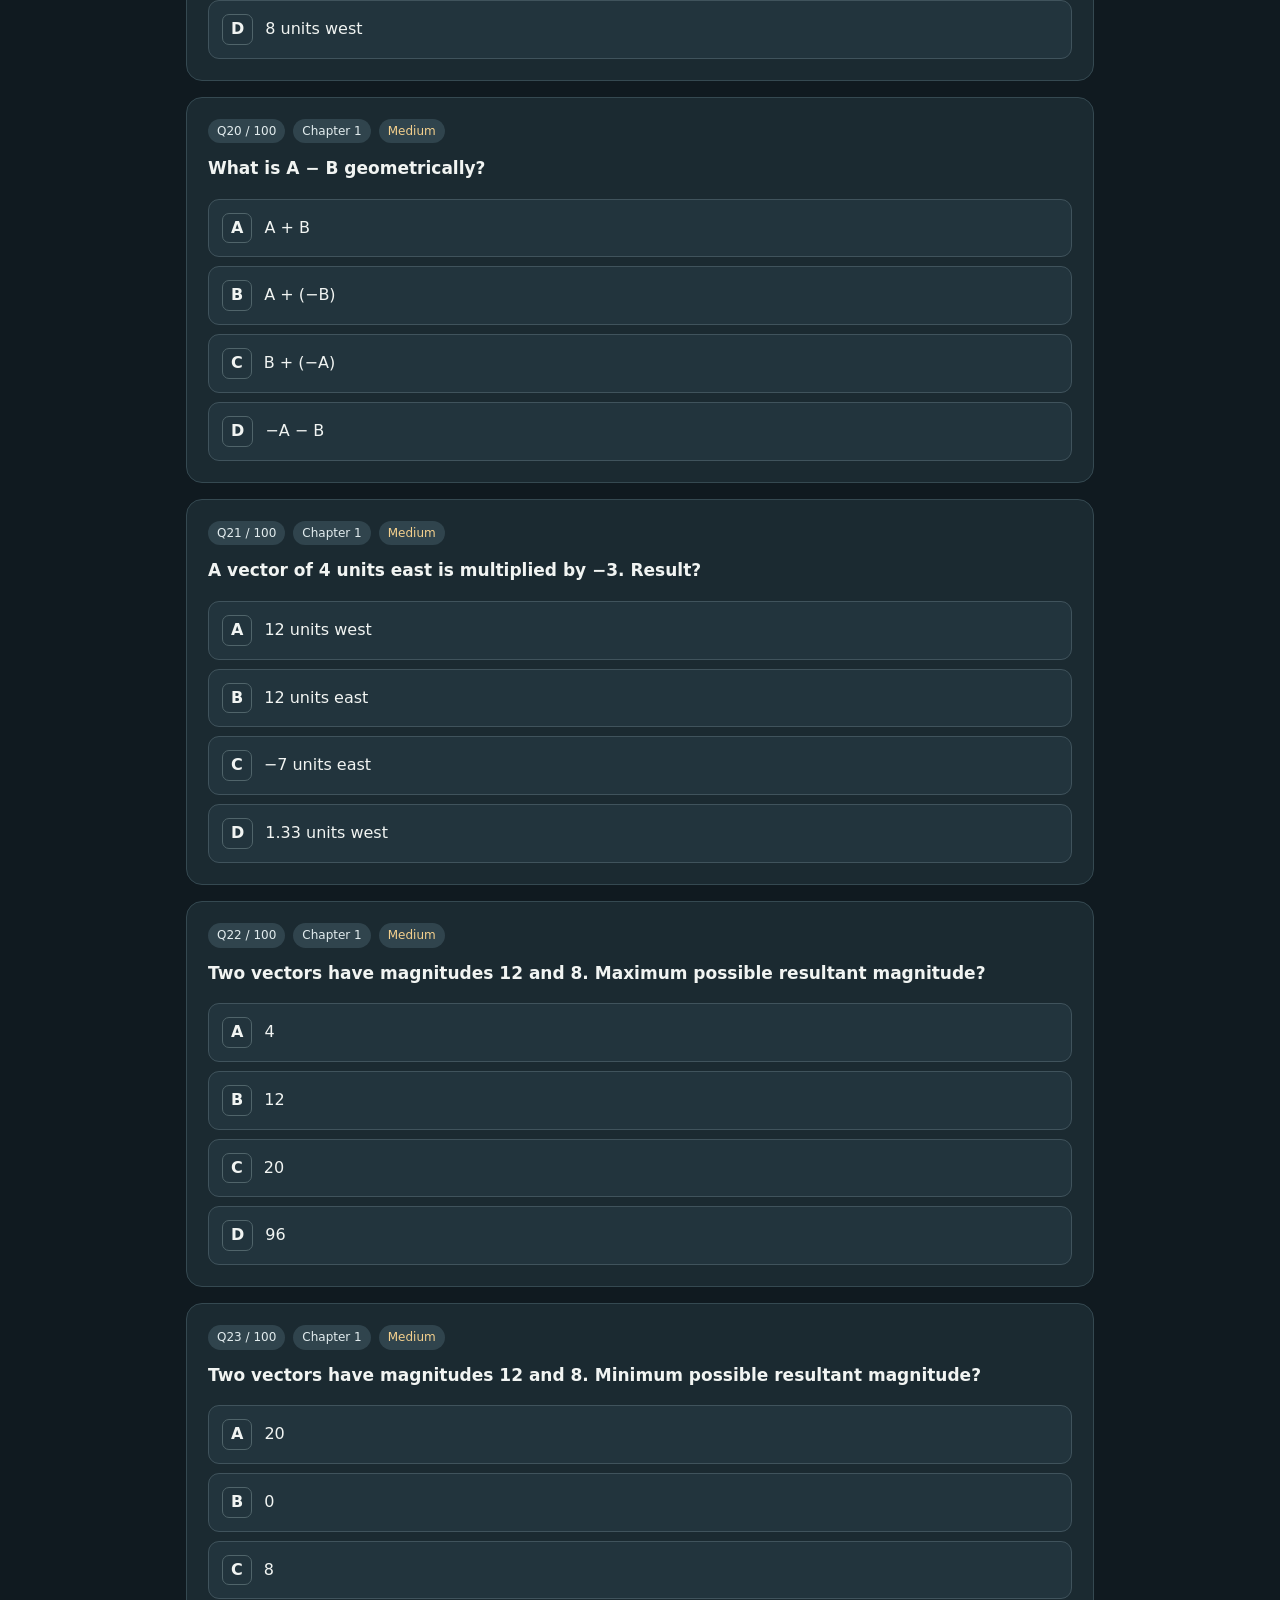
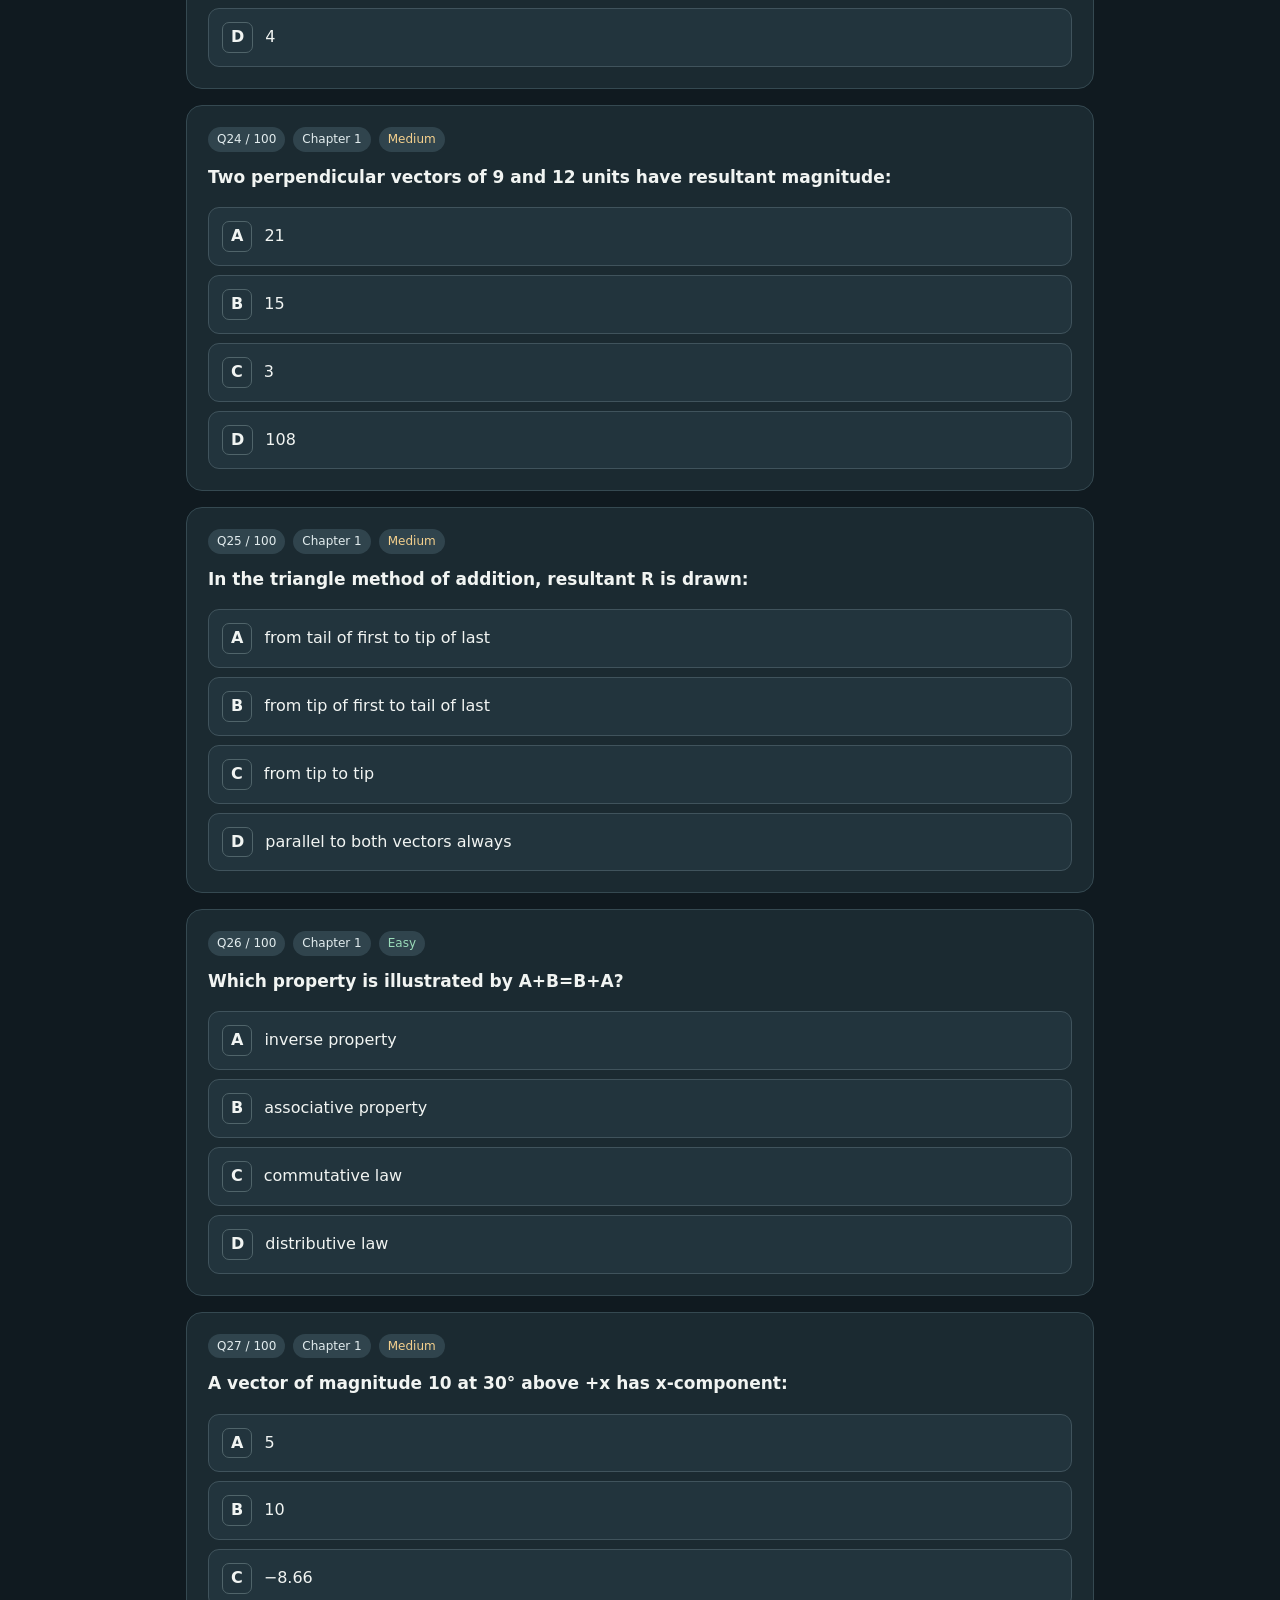
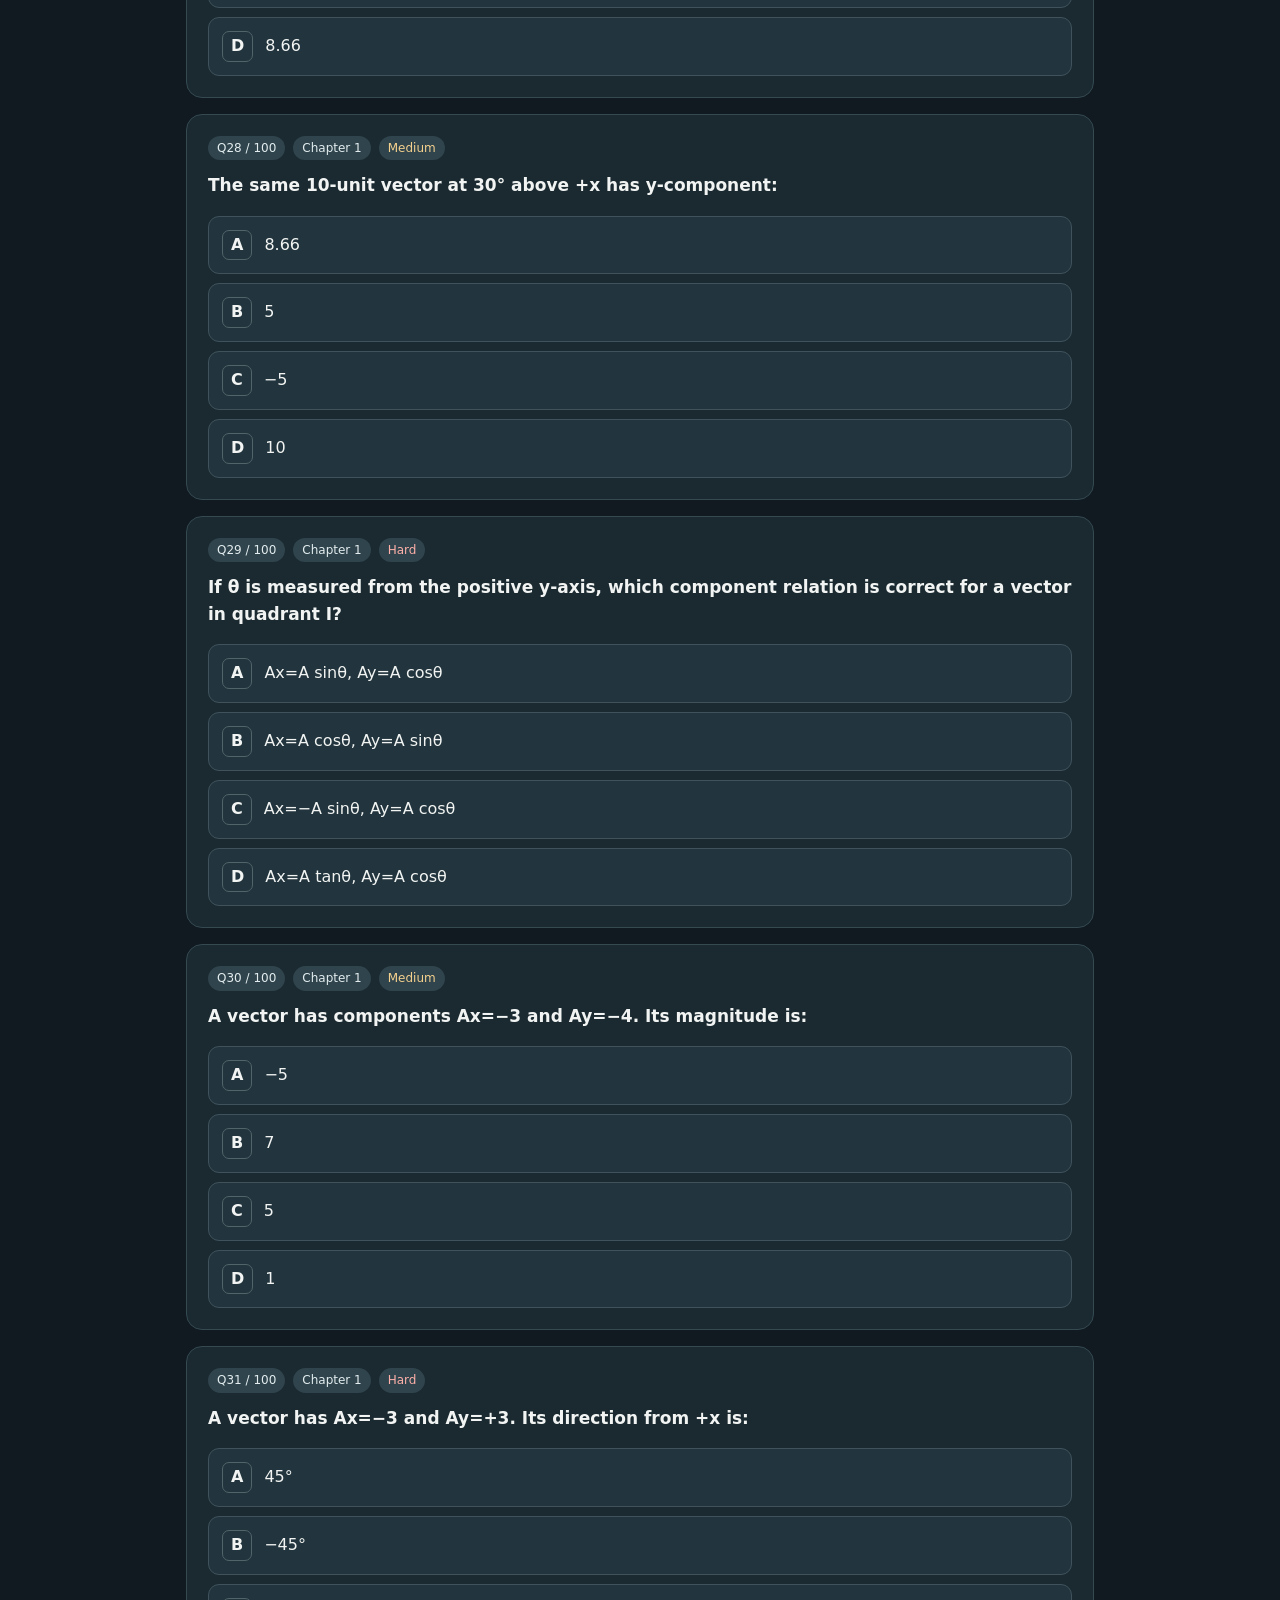
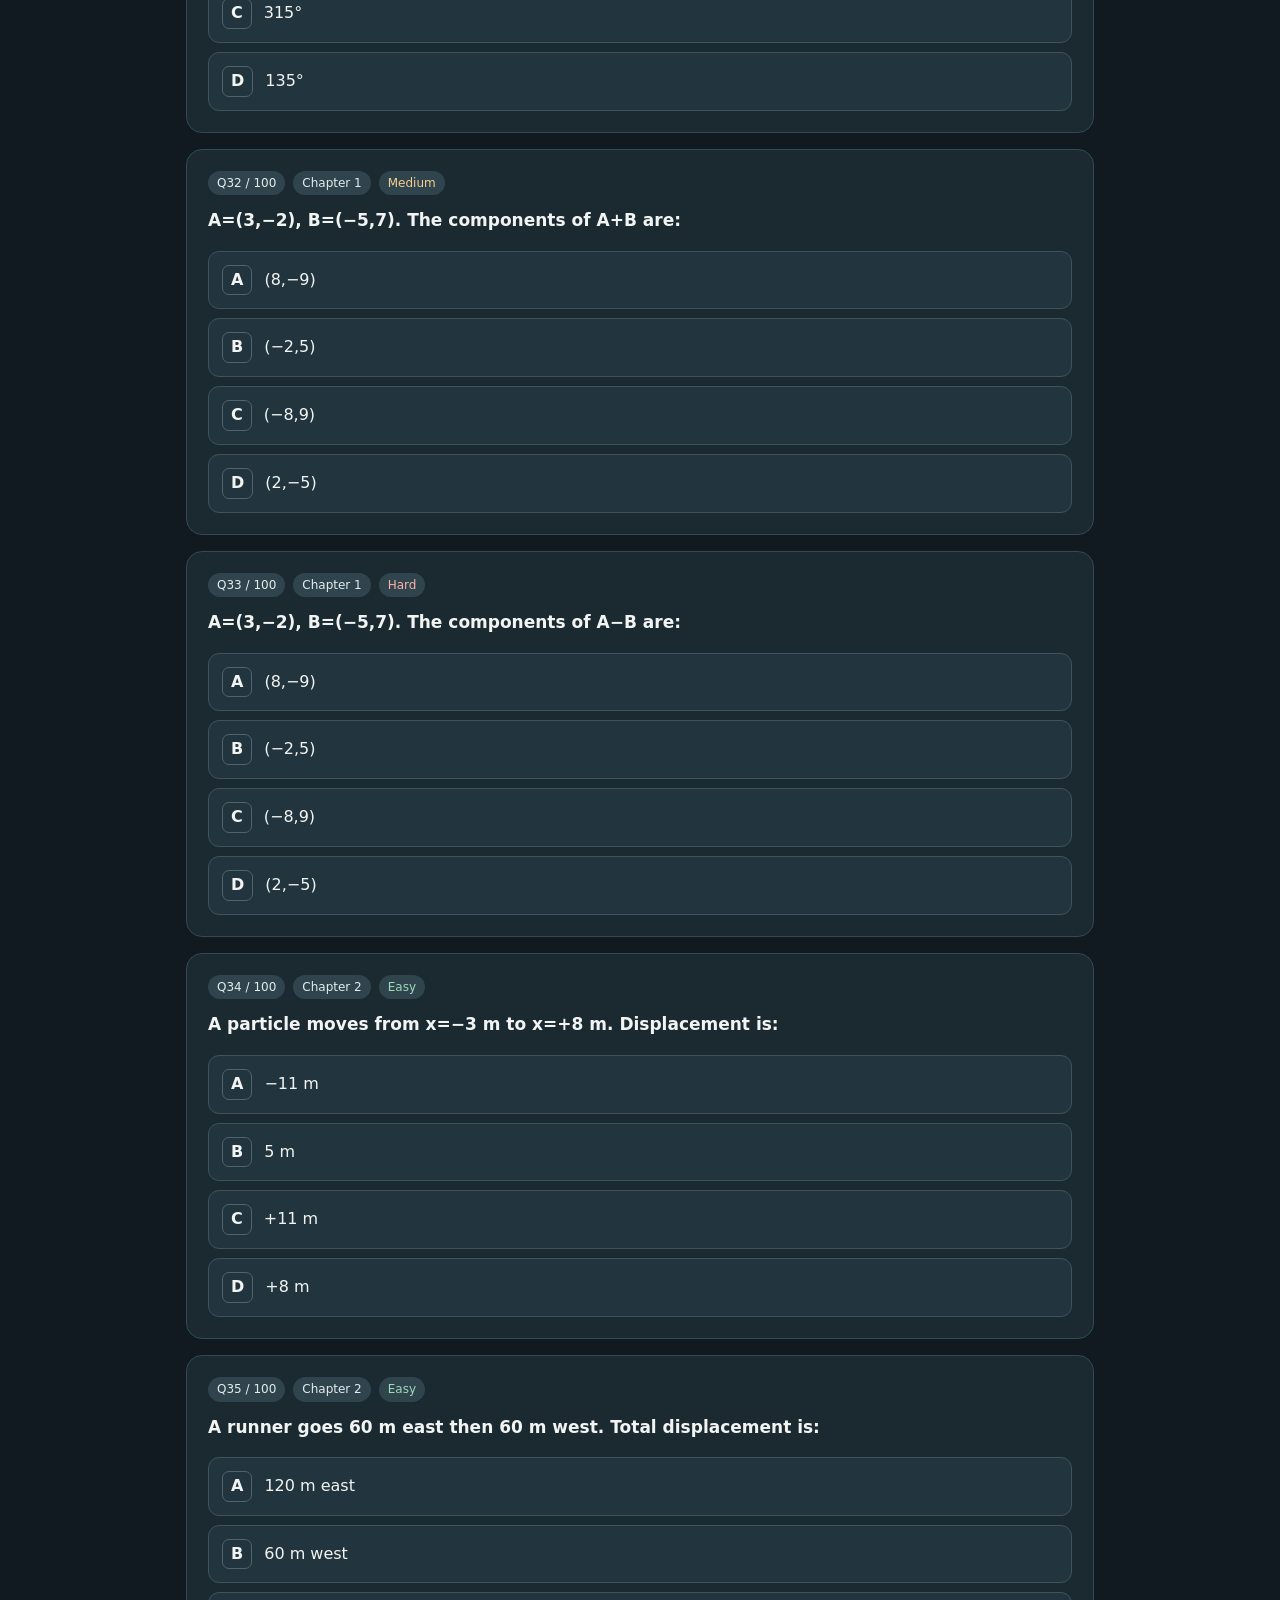
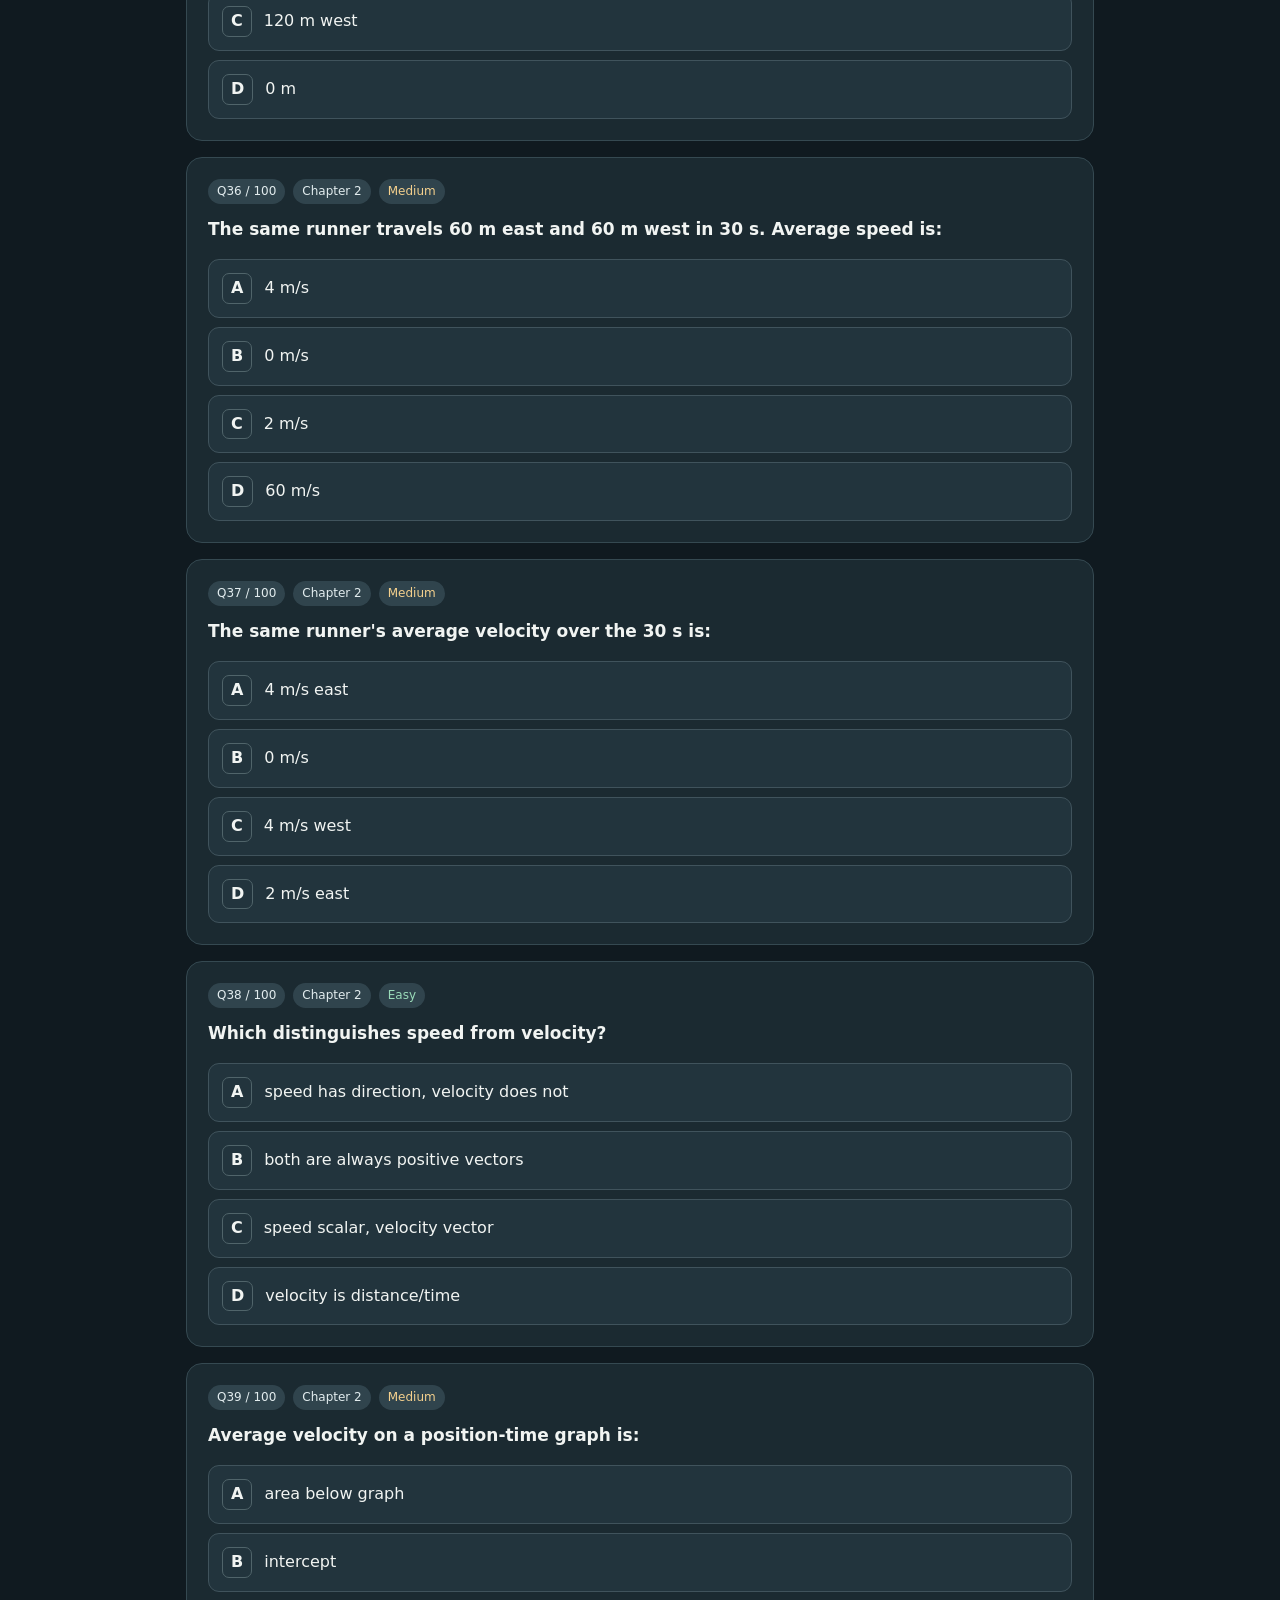
<file: 05-medical-physics-ch1-ch2-ch3-100-interactive-mcq-1-html.html>
<!doctype html><html lang="en"><head><meta charset="utf-8"><meta name="viewport" content="width=device-width,initial-scale=1"><title>Medical Physics • 100 MCQ Practice</title><style>
:root{color-scheme:dark;--bg:#101a20;--panel:#1b2a31;--line:#354951;--txt:#f1f4f2;--muted:#adbdc0;--green:#9adbb9;--red:#ffb0a9;--gold:#f3cf8e}*{box-sizing:border-box}body{margin:0;background:var(--bg);color:var(--txt);font:16px/1.55 system-ui,-apple-system,Segoe UI,sans-serif}.wrap{max-width:940px;margin:auto;padding:26px 16px 70px}header{border-bottom:1px solid var(--line);padding-bottom:24px}h1{font-size:clamp(28px,5vw,44px);letter-spacing:-1px;line-height:1.15;margin:12px 0}h2{font-size:20px}p{color:var(--muted)}.eyebrow{color:var(--gold);font-size:12px;letter-spacing:2px;text-transform:uppercase;font-weight:800}.stats{display:grid;grid-template-columns:repeat(4,1fr);gap:10px;margin:22px 0}.stat{background:var(--panel);border:1px solid var(--line);padding:13px;border-radius:12px}.stat strong{display:block;font-size:24px}.stat small{color:var(--muted)}.bar{height:9px;background:#2a3d45;border-radius:20px;overflow:hidden}.bar>div{height:100%;background:#8fceb2;transition:width .2s}.toolbar{display:flex;gap:9px;flex-wrap:wrap;align-items:center;margin:22px 0}.toolbar button,.toolbar select,.reset{background:#233740;color:var(--txt);border:1px solid var(--line);padding:10px 13px;border-radius:9px;font:inherit;cursor:pointer}.toolbar button.active{background:#d1e5d9;color:#11231b}.toolbar button:focus-visible,.choice:focus-visible{outline:3px solid #a9d8fa;outline-offset:2px}.question{background:var(--panel);border:1px solid var(--line);border-radius:16px;padding:21px;margin:16px 0}.qhead{display:flex;gap:8px;flex-wrap:wrap;align-items:center;margin-bottom:12px}.pill{border-radius:20px;padding:3px 9px;font-size:12px;background:#30444d;color:#e2ecee}.pill.easy{color:#9adbb9}.pill.medium{color:#f4d08d}.pill.hard{color:#ffb0a9}.qtitle{font-size:17px;font-weight:700;margin:12px 0 17px}.choices{display:grid;gap:9px}.choice{display:flex;align-items:center;text-align:left;gap:12px;width:100%;border:1px solid #40535c;background:#22343d;border-radius:11px;padding:13px;color:var(--txt);font:inherit;cursor:pointer}.choice:hover:not(:disabled){border-color:#91bca8;background:#2b4349}.choice:disabled{cursor:default;opacity:1}.choice .letter{font-weight:800;border:1px solid #50646a;border-radius:7px;padding:2px 8px}.choice.correct{background:#1d493b;border-color:#74c69d}.choice.wrong{background:#54302f;border-color:#f2a7a1}.feedback{margin-top:13px;border-top:1px solid var(--line);padding-top:13px}.feedback strong.ok{color:var(--green)}.feedback strong.no{color:var(--red)}.feedback p{margin:6px 0 0;color:#d2dfe0}.hidden{display:none!important}.footer{padding:24px 0;color:var(--muted)}.summary{background:var(--panel);padding:20px;border:1px solid var(--line);border-radius:14px;margin:18px 0}.chapter-summary{display:grid;grid-template-columns:repeat(3,1fr);gap:10px}.chapter-summary div{background:#263943;padding:10px;border-radius:9px}button.reset{margin-top:15px;background:#344d45}@media(max-width:600px){.stats{grid-template-columns:repeat(2,1fr)}.chapter-summary{grid-template-columns:1fr}.question{padding:15px}}
</style></head><body><main class="wrap"><header><div class="eyebrow">First-year medical physics • practice bank</div><h1>100 MCQs · Chapters 1–3</h1><p>Chapter 1: Units, Trigonometry & Vectors · Chapter 2: Motion in One Dimension · Chapter 3: Motion in Two Dimensions (before Medicine Application). Every answer is checked immediately when selected, and then locked.</p><div class="stats"><div class="stat"><strong id="answered">0/100</strong><small>Answered</small></div><div class="stat"><strong id="correct">0</strong><small>Correct</small></div><div class="stat"><strong id="accuracy">—</strong><small>Accuracy</small></div><div class="stat"><strong id="remaining">100</strong><small>Remaining</small></div></div><div class="bar" aria-label="Exam progress"><div id="progress" style="width:0%"></div></div></header><nav class="toolbar" aria-label="Question filters"><button data-filter="all" class="active">All 100</button><button data-filter="1">Chapter 1</button><button data-filter="2">Chapter 2</button><button data-filter="3">Chapter 3</button><select id="difficulty" aria-label="Filter difficulty"><option value="all">All difficulties</option><option>Easy</option><option>Medium</option><option>Hard</option></select><select id="status" aria-label="Filter answer status"><option value="all">All statuses</option><option value="unanswered">Unanswered</option><option value="wrong">Incorrect</option><option value="correct">Correct</option></select></nav><div id="summary" class="summary hidden" aria-live="polite"></div><section id="questions" aria-label="Exam questions"></section><div class="footer"><p>Source basis: uploaded Chapters 1, 2 and 3. Practice numbers and scenarios are newly composed from the chapter equations, not copied verbatim. X-rays and all later Medicine Application content are excluded.</p><button class="reset" id="reset">Reset all answers</button></div></main><script>
const questions=[{"ch": 1, "q": "Which combination contains only SI base units used for length, mass, and time?", "opts": ["meter, kilogram, second", "centimeter, gram, minute", "foot, pound, hour", "kilometer, gram, second"], "a": 0, "d": "Easy", "why": "Chapter 1 identifies meter, kilogram, and second as SI base units."}, {"ch": 1, "q": "A length is 15.0 in. Using 1 in. = 2.54 cm, what is its length in centimeters?", "opts": ["5.91 cm", "38.1 cm", "150 cm", "381 cm"], "a": 1, "d": "Medium", "why": "15.0 × 2.54 = 38.1 cm."}, {"ch": 1, "q": "A student converts 2.5 ft to inches using 1 ft = 12 in. Which factor correctly cancels feet?", "opts": ["1 ft / 12 in.", "12 ft / 1 in.", "12 in. / 1 ft", "1 in. / 12 ft"], "a": 2, "d": "Medium", "why": "Multiply 2.5 ft by 12 in./1 ft."}, {"ch": 1, "q": "A point P has Cartesian coordinates (−4, 3). Which quadrant contains P?", "opts": ["I", "II", "III", "IV"], "a": 1, "d": "Medium", "why": "Negative x and positive y place P in quadrant II."}, {"ch": 1, "q": "A point at (0, −7) lies on which axis?", "opts": ["positive x-axis", "negative x-axis", "negative y-axis", "positive y-axis"], "a": 2, "d": "Easy", "why": "x=0 and y<0 means the negative y-axis."}, {"ch": 1, "q": "In polar coordinates (r, θ), what does r specify?", "opts": ["distance from origin", "slope of tangent", "horizontal component only", "angle from origin"], "a": 0, "d": "Easy", "why": "r is the distance from origin to point."}, {"ch": 1, "q": "Measured from positive x-axis, which angular direction is positive?", "opts": ["clockwise", "toward negative y only", "either direction", "counterclockwise"], "a": 3, "d": "Easy", "why": "Counterclockwise angles are positive."}, {"ch": 1, "q": "For a right triangle, sin θ equals which ratio?", "opts": ["adjacent/hypotenuse", "opposite/hypotenuse", "opposite/adjacent", "hypotenuse/opposite"], "a": 1, "d": "Easy", "why": "sin θ = opposite / hypotenuse."}, {"ch": 1, "q": "For a right triangle with legs 6 and 8, the hypotenuse is:", "opts": ["14", "7", "10", "48"], "a": 2, "d": "Medium", "why": "sqrt(6²+8²)=10."}, {"ch": 1, "q": "If sin θ = 0.866 for an acute angle, θ is approximately:", "opts": ["60°", "30°", "45°", "90°"], "a": 0, "d": "Medium", "why": "sin⁻¹(0.866) ≈ 60° as in the chapter."}, {"ch": 1, "q": "If tan θ = 0.400 and θ is acute, θ is approximately:", "opts": ["68.2°", "0.400°", "45.0°", "21.8°"], "a": 3, "d": "Medium", "why": "tan⁻¹(0.400) ≈ 21.8°."}, {"ch": 1, "q": "What is the dimension of velocity?", "opts": ["[L][T]", "[L]/[T]", "[M][L]", "[T]/[L]"], "a": 1, "d": "Medium", "why": "Velocity is length divided by time."}, {"ch": 1, "q": "What is the dimension of acceleration?", "opts": ["[L]/[T]²", "[L][T]²", "[M]/[T]", "[T]²/[L]"], "a": 0, "d": "Medium", "why": "Acceleration is change in velocity per unit time."}, {"ch": 1, "q": "Which equation is dimensionally consistent if x is length, a acceleration and t time?", "opts": ["x = at", "x = at³", "x = ½at²", "x = a/t"], "a": 2, "d": "Hard", "why": "[a][t²] = (L/T²)T² = L."}, {"ch": 1, "q": "Dimensional checking alone cannot determine which feature of an equation?", "opts": ["whether units match", "whether dimensions are consistent", "whether powers of time are correct", "a numerical factor such as ½"], "a": 3, "d": "Medium", "why": "Dimensional analysis cannot determine numerical constants."}, {"ch": 1, "q": "Which quantity is a scalar?", "opts": ["velocity", "mass", "displacement", "acceleration"], "a": 1, "d": "Easy", "why": "Mass has magnitude but no direction."}, {"ch": 1, "q": "Which statement defines a vector quantity?", "opts": ["It has magnitude and direction", "It has units but no direction", "It must always be positive", "It is measured only in meters"], "a": 0, "d": "Easy", "why": "A vector has both magnitude and direction."}, {"ch": 1, "q": "Two vectors are equal when they have:", "opts": ["same starting point", "same magnitude only", "same magnitude and direction", "same direction only"], "a": 2, "d": "Easy", "why": "Their locations may differ; magnitude and direction must match."}, {"ch": 1, "q": "Vector A is 8 units east. What is −A?", "opts": ["8 units east", "−8 units east and −8 units west together", "0 units", "8 units west"], "a": 3, "d": "Medium", "why": "Negative vector reverses direction without changing magnitude."}, {"ch": 1, "q": "What is A − B geometrically?", "opts": ["A + B", "A + (−B)", "B + (−A)", "−A − B"], "a": 1, "d": "Medium", "why": "Subtraction adds the negative of B."}, {"ch": 1, "q": "A vector of 4 units east is multiplied by −3. Result?", "opts": ["12 units west", "12 units east", "−7 units east", "1.33 units west"], "a": 0, "d": "Medium", "why": "Magnitude triples and direction reverses."}, {"ch": 1, "q": "Two vectors have magnitudes 12 and 8. Maximum possible resultant magnitude?", "opts": ["4", "12", "20", "96"], "a": 2, "d": "Medium", "why": "Parallel same-direction vectors add: 12+8=20."}, {"ch": 1, "q": "Two vectors have magnitudes 12 and 8. Minimum possible resultant magnitude?", "opts": ["20", "0", "8", "4"], "a": 3, "d": "Medium", "why": "Opposite-direction resultant magnitude = abs(12−8)=4."}, {"ch": 1, "q": "Two perpendicular vectors of 9 and 12 units have resultant magnitude:", "opts": ["21", "15", "3", "108"], "a": 1, "d": "Medium", "why": "sqrt(9²+12²)=15."}, {"ch": 1, "q": "In the triangle method of addition, resultant R is drawn:", "opts": ["from tail of first to tip of last", "from tip of first to tail of last", "from tip to tip", "parallel to both vectors always"], "a": 0, "d": "Medium", "why": "R connects the first tail to the final tip."}, {"ch": 1, "q": "Which property is illustrated by A+B=B+A?", "opts": ["inverse property", "associative property", "commutative law", "distributive law"], "a": 2, "d": "Easy", "why": "The order of vector addition does not affect the sum."}, {"ch": 1, "q": "A vector of magnitude 10 at 30° above +x has x-component:", "opts": ["5", "10", "−8.66", "8.66"], "a": 3, "d": "Medium", "why": "Ax = 10 cos30° = 8.66."}, {"ch": 1, "q": "The same 10-unit vector at 30° above +x has y-component:", "opts": ["8.66", "5", "−5", "10"], "a": 1, "d": "Medium", "why": "Ay = 10 sin30° = 5."}, {"ch": 1, "q": "If θ is measured from the positive y-axis, which component relation is correct for a vector in quadrant I?", "opts": ["Ax=A sinθ, Ay=A cosθ", "Ax=A cosθ, Ay=A sinθ", "Ax=−A sinθ, Ay=A cosθ", "Ax=A tanθ, Ay=A cosθ"], "a": 0, "d": "Hard", "why": "With angle referenced to +y, x is opposite and y adjacent."}, {"ch": 1, "q": "A vector has components Ax=−3 and Ay=−4. Its magnitude is:", "opts": ["−5", "7", "5", "1"], "a": 2, "d": "Medium", "why": "Magnitude = sqrt(9+16)=5, never negative."}, {"ch": 1, "q": "A vector has Ax=−3 and Ay=+3. Its direction from +x is:", "opts": ["45°", "−45°", "315°", "135°"], "a": 3, "d": "Hard", "why": "Quadrant II; angle = 135°."}, {"ch": 1, "q": "A=(3,−2), B=(−5,7). The components of A+B are:", "opts": ["(8,−9)", "(−2,5)", "(−8,9)", "(2,−5)"], "a": 1, "d": "Medium", "why": "Add like components: 3−5=−2 and −2+7=5."}, {"ch": 1, "q": "A=(3,−2), B=(−5,7). The components of A−B are:", "opts": ["(8,−9)", "(−2,5)", "(−8,9)", "(2,−5)"], "a": 0, "d": "Hard", "why": "Subtract componentwise: 3−(−5)=8; −2−7=−9."}, {"ch": 2, "q": "A particle moves from x=−3 m to x=+8 m. Displacement is:", "opts": ["−11 m", "5 m", "+11 m", "+8 m"], "a": 2, "d": "Easy", "why": "Δx = xf−xi = 8−(−3)=11 m."}, {"ch": 2, "q": "A runner goes 60 m east then 60 m west. Total displacement is:", "opts": ["120 m east", "60 m west", "120 m west", "0 m"], "a": 3, "d": "Easy", "why": "Final position equals initial position."}, {"ch": 2, "q": "The same runner travels 60 m east and 60 m west in 30 s. Average speed is:", "opts": ["4 m/s", "0 m/s", "2 m/s", "60 m/s"], "a": 0, "d": "Medium", "why": "Distance 120 m /30 s=4 m/s."}, {"ch": 2, "q": "The same runner's average velocity over the 30 s is:", "opts": ["4 m/s east", "0 m/s", "4 m/s west", "2 m/s east"], "a": 1, "d": "Medium", "why": "Net displacement is zero."}, {"ch": 2, "q": "Which distinguishes speed from velocity?", "opts": ["speed has direction, velocity does not", "both are always positive vectors", "speed scalar, velocity vector", "velocity is distance/time"], "a": 2, "d": "Easy", "why": "Speed is scalar; velocity is vector."}, {"ch": 2, "q": "Average velocity on a position-time graph is:", "opts": ["area below graph", "intercept", "curvature", "slope between endpoints"], "a": 3, "d": "Medium", "why": "Average velocity is slope of secant joining endpoints."}, {"ch": 2, "q": "Instantaneous velocity at a time on an x-versus-t curve equals:", "opts": ["slope of tangent", "area under curve", "maximum displacement", "slope of acceleration graph"], "a": 0, "d": "Medium", "why": "Instantaneous velocity is tangent slope."}, {"ch": 2, "q": "A straight x-versus-t line with negative slope indicates:", "opts": ["positive acceleration", "constant negative velocity", "increasing positive velocity", "zero displacement always"], "a": 1, "d": "Medium", "why": "A constant negative slope is constant negative velocity."}, {"ch": 2, "q": "A car changes velocity from 5 to 25 m/s in 4 s. Average acceleration is:", "opts": ["20 m/s²", "6.25 m/s²", "5 m/s²", "−5 m/s²"], "a": 2, "d": "Medium", "why": "a=(25−5)/4=5 m/s²."}, {"ch": 2, "q": "A car changes velocity from −10 to −20 m/s in 2 s. Acceleration is:", "opts": ["+5 m/s²", "−15 m/s²", "+15 m/s²", "−5 m/s²"], "a": 3, "d": "Hard", "why": "a=[−20−(−10)]/2=−5 m/s²; speed increases."}, {"ch": 2, "q": "A moving object slows down while its acceleration is positive. Its velocity must be:", "opts": ["negative", "positive", "zero at all times", "increasing positive"], "a": 0, "d": "Hard", "why": "Acceleration opposite velocity reduces speed; positive a and negative v."}, {"ch": 2, "q": "If velocity and acceleration point in the same direction, the object's speed:", "opts": ["decreases", "increases", "must be zero", "stays constant"], "a": 1, "d": "Easy", "why": "Same-direction velocity and acceleration increase speed."}, {"ch": 2, "q": "Acceleration on a velocity-time graph is given by:", "opts": ["area under curve", "y-intercept", "slope", "horizontal displacement"], "a": 2, "d": "Medium", "why": "Slope of v versus t gives acceleration."}, {"ch": 2, "q": "A horizontal straight line on a velocity-time graph indicates:", "opts": ["increasing acceleration", "negative acceleration", "changing speed", "zero acceleration"], "a": 3, "d": "Medium", "why": "Constant velocity implies acceleration zero."}, {"ch": 2, "q": "A car begins at 2 m/s with a=6 m/s² for 2 s. Final velocity?", "opts": ["14 m/s", "8 m/s", "12 m/s", "20 m/s"], "a": 0, "d": "Medium", "why": "v=v0+at=2+6×2=14."}, {"ch": 2, "q": "Starting from rest with constant acceleration 4 m/s², displacement after 3 s is:", "opts": ["12 m", "18 m", "36 m", "6 m"], "a": 1, "d": "Medium", "why": "Δx=½at²=½×4×9=18 m."}, {"ch": 2, "q": "A vehicle slows uniformly from 20 to 0 m/s in 5 s. Acceleration is:", "opts": ["+4 m/s²", "−5 m/s²", "−4 m/s²", "+5 m/s²"], "a": 2, "d": "Medium", "why": "a=(0−20)/5=−4 m/s²."}, {"ch": 2, "q": "The same vehicle's displacement during braking is:", "opts": ["100 m", "20 m", "25 m", "50 m"], "a": 3, "d": "Medium", "why": "Average velocity (20+0)/2=10 m/s; Δx=10×5=50 m."}, {"ch": 2, "q": "An object starts at 4 m/s and reaches 16 m/s under constant acceleration over 60 m. Acceleration?", "opts": ["2 m/s²", "4 m/s²", "6 m/s²", "8 m/s²"], "a": 0, "d": "Hard", "why": "a=(16²−4²)/(2×60)=240/120=2."}, {"ch": 2, "q": "Which equation eliminates time for constant acceleration?", "opts": ["Δx=v0t+½at²", "v²=v0²+2aΔx", "v=v0+at", "vavg=(v+v0)/2"], "a": 1, "d": "Easy", "why": "The squared-velocity equation contains no time."}, {"ch": 2, "q": "A car starts at 10 m/s and accelerates at 2 m/s² for 5 s. Displacement?", "opts": ["50 m", "100 m", "75 m", "25 m"], "a": 2, "d": "Medium", "why": "Δx=10×5+½×2×25=75 m."}, {"ch": 2, "q": "A ball is released from rest and falls freely for 2 s. Take g=9.8 m/s². Speed?", "opts": ["9.8 m/s", "4.9 m/s", "39.2 m/s", "19.6 m/s"], "a": 3, "d": "Medium", "why": "v=gt=9.8×2=19.6 m/s downward."}, {"ch": 2, "q": "A ball thrown straight upward reaches its highest point. Its instantaneous velocity there is:", "opts": ["9.8 m/s upward", "0 m/s", "9.8 m/s downward", "constant positive"], "a": 1, "d": "Easy", "why": "Vertical velocity momentarily becomes zero."}, {"ch": 2, "q": "At the highest point of an upward-thrown ball, acceleration is:", "opts": ["zero", "upward", "downward at g", "horizontal"], "a": 2, "d": "Medium", "why": "Gravity remains downward throughout the flight."}, {"ch": 2, "q": "Neglecting air resistance, which freely falling object has acceleration g?", "opts": ["only one dropped from rest", "only one moving downward", "only heavy objects", "one thrown upward as well"], "a": 3, "d": "Medium", "why": "Free fall means gravity alone, regardless of initial motion."}, {"ch": 2, "q": "A ball is thrown upward at 19.6 m/s. Time to maximum height (g=9.8)?", "opts": ["2 s", "1 s", "4 s", "9.8 s"], "a": 0, "d": "Medium", "why": "0=19.6−9.8t gives t=2 s."}, {"ch": 2, "q": "The same ball's maximum rise above release point is:", "opts": ["9.8 m", "19.6 m", "39.2 m", "2 m"], "a": 1, "d": "Hard", "why": "h=v0²/(2g)=19.6 m."}, {"ch": 2, "q": "A ball returns to its launch height (no air resistance). Final vertical velocity is:", "opts": ["zero", "same as initial velocity vector", "equal magnitude, opposite direction", "greater magnitude, same direction"], "a": 2, "d": "Medium", "why": "Vertical speed magnitude matches but direction reverses."}, {"ch": 2, "q": "A stone is thrown vertically downward at 5 m/s. After 3 s, downward speed is (g=9.8):", "opts": ["14.8 m/s", "29.4 m/s", "24.4 m/s", "34.4 m/s"], "a": 3, "d": "Medium", "why": "v=5+9.8×3=34.4 m/s downward."}, {"ch": 2, "q": "An object at rest has constant acceleration −2 m/s² for 4 s. Displacement is:", "opts": ["−16 m", "−8 m", "+16 m", "+8 m"], "a": 0, "d": "Medium", "why": "Δx=½(−2)(4²)=−16 m."}, {"ch": 2, "q": "A car at 30 m/s brakes at −5 m/s². Stopping time is:", "opts": ["5 s", "6 s", "10 s", "150 s"], "a": 1, "d": "Medium", "why": "0=30−5t => 6 s."}, {"ch": 2, "q": "The same car's stopping distance is:", "opts": ["30 m", "60 m", "90 m", "180 m"], "a": 2, "d": "Hard", "why": "0=30²+2(−5)Δx => Δx=90 m."}, {"ch": 2, "q": "A car travels at constant 15 m/s for 4 s, then accelerates from 15 to 25 m/s uniformly over 2 s. Total displacement?", "opts": ["80 m", "90 m", "110 m", "100 m"], "a": 3, "d": "Hard", "why": "First 60 m; second average speed 20 m/s ×2=40 m; total 100 m."}, {"ch": 3, "q": "In two dimensions, displacement is defined as:", "opts": ["rf−ri", "rf+ri", "ri−rf", "distance traveled only"], "a": 0, "d": "Easy", "why": "Δr=rf−ri."}, {"ch": 3, "q": "A particle moves from (2,−1) m to (−3,5) m. Displacement components are:", "opts": ["(5,−6) m", "(−5,6) m", "(−1,4) m", "(−5,−6) m"], "a": 1, "d": "Medium", "why": "Δx=−3−2=−5; Δy=5−(−1)=6."}, {"ch": 3, "q": "The magnitude of displacement (−5, 12) m is:", "opts": ["17 m", "7 m", "13 m", "60 m"], "a": 2, "d": "Medium", "why": "sqrt(25+144)=13 m."}, {"ch": 3, "q": "A particle changes position by (12,−5) m in 5 s. Average velocity components are:", "opts": ["(12,−5) m/s", "(60,−25) m/s", "(−2.4,1) m/s", "(2.4,−1) m/s"], "a": 3, "d": "Medium", "why": "Divide displacement components by 5 s."}, {"ch": 3, "q": "Average acceleration in two dimensions equals:", "opts": ["Δv/Δt", "Δr/Δt", "distance/time", "speed/time only"], "a": 0, "d": "Easy", "why": "Vector average acceleration = change in velocity divided by elapsed time."}, {"ch": 3, "q": "Velocity changes from (2,3) to (8,−5) m/s in 2 s. Average acceleration components:", "opts": ["(6,−8) m/s²", "(3,−4) m/s²", "(5,−1) m/s²", "(−3,4) m/s²"], "a": 1, "d": "Hard", "why": "Δv=(6,−8), divide by 2 gives (3,−4)."}, {"ch": 3, "q": "With negligible air resistance, a projectile's horizontal acceleration is:", "opts": ["−9.8 m/s²", "+9.8 m/s²", "0", "equal to vertical acceleration"], "a": 2, "d": "Easy", "why": "ax=0 for ideal projectile motion."}, {"ch": 3, "q": "With positive y upward, projectile vertical acceleration is:", "opts": ["+g", "0", "variable in sign", "−g"], "a": 3, "d": "Easy", "why": "ay=−g throughout the flight."}, {"ch": 3, "q": "For ideal projectile motion, horizontal and vertical motions are:", "opts": ["independent", "always identical", "both uniformly accelerated by g", "mutually exclusive"], "a": 0, "d": "Easy", "why": "Chapter states horizontal and vertical motions are independent."}, {"ch": 3, "q": "A projectile is launched at 20 m/s, 30° above horizontal. Initial horizontal velocity?", "opts": ["10 m/s", "17.32 m/s", "20 m/s", "0 m/s"], "a": 1, "d": "Medium", "why": "v0x=20 cos30°=17.32."}, {"ch": 3, "q": "The same projectile's initial vertical velocity is:", "opts": ["17.32 m/s", "20 m/s", "10 m/s", "5 m/s"], "a": 2, "d": "Medium", "why": "v0y=20 sin30°=10."}, {"ch": 3, "q": "An ideal projectile's horizontal velocity after 2 s compared with launch is:", "opts": ["larger", "smaller", "reversed", "unchanged"], "a": 3, "d": "Medium", "why": "No horizontal acceleration, so vx constant."}, {"ch": 3, "q": "At the top of an ideal projectile's path, which is zero?", "opts": ["vertical velocity component", "horizontal velocity component always", "vertical acceleration", "total acceleration"], "a": 0, "d": "Medium", "why": "vy=0 at peak, while ay=−g."}, {"ch": 3, "q": "At the top of an ideal projectile's path, velocity and acceleration are:", "opts": ["parallel", "perpendicular", "both zero", "in the same direction"], "a": 1, "d": "Medium", "why": "Velocity horizontal and acceleration vertical."}, {"ch": 3, "q": "A projectile launched horizontally at 12 m/s from height 19.6 m takes how long to land (g=9.8)?", "opts": ["1 s", "4 s", "2 s", "3 s"], "a": 2, "d": "Medium", "why": "19.6=½×9.8×t² => t=2 s."}, {"ch": 3, "q": "The same projectile travels what horizontal distance?", "opts": ["6 m", "12 m", "48 m", "24 m"], "a": 3, "d": "Medium", "why": "Δx=vx t=12×2=24 m."}, {"ch": 3, "q": "The same projectile's vertical impact velocity is:", "opts": ["19.6 m/s downward", "12 m/s downward", "0", "19.6 m/s upward"], "a": 0, "d": "Medium", "why": "vy=−gt=−19.6 m/s."}, {"ch": 3, "q": "A projectile launched at 25 m/s at 37° has horizontal velocity closest to (cos37°≈0.80):", "opts": ["15 m/s", "20 m/s", "25 m/s", "31.25 m/s"], "a": 1, "d": "Medium", "why": "v0x=25×0.80=20 m/s."}, {"ch": 3, "q": "A projectile has velocity components (6,8) m/s. Its speed is:", "opts": ["14 m/s", "2 m/s", "10 m/s", "48 m/s"], "a": 2, "d": "Medium", "why": "Speed=sqrt(6²+8²)=10 m/s."}, {"ch": 3, "q": "A projectile has vx=−4 and vy=+4 m/s. Its direction measured counterclockwise from +x is:", "opts": ["45°", "−45°", "315°", "135°"], "a": 3, "d": "Hard", "why": "Quadrant II gives 135°."}, {"ch": 3, "q": "An ideal projectile is launched horizontally. Its initial vertical velocity is:", "opts": ["0", "equal to horizontal speed", "−g", "g"], "a": 0, "d": "Easy", "why": "Horizontal launch has v0y=0."}, {"ch": 3, "q": "For a projectile launched at 10 m/s horizontally, horizontal displacement in 3 s is:", "opts": ["10 m", "30 m", "45 m", "90 m"], "a": 1, "d": "Medium", "why": "Δx=vx t=10×3=30 m."}, {"ch": 3, "q": "For a projectile launched at 10 m/s horizontally, vertical displacement in 3 s (up positive) is:", "opts": ["+44.1 m", "−29.4 m", "−44.1 m", "+29.4 m"], "a": 2, "d": "Medium", "why": "Δy=−½gt²=−44.1 m."}, {"ch": 3, "q": "A projectile's initial vertical velocity is 14.7 m/s upward. Time to peak (g=9.8):", "opts": ["3 s", "2 s", "0.67 s", "1.5 s"], "a": 3, "d": "Medium", "why": "t=v0y/g=1.5 s."}, {"ch": 3, "q": "The same projectile's rise above launch point is:", "opts": ["11.025 m", "22.05 m", "14.7 m", "7.35 m"], "a": 0, "d": "Hard", "why": "h=v0y²/(2g)=11.025 m."}, {"ch": 3, "q": "A projectile is launched at 20 m/s at 30°. After 1 s, its vertical velocity (g=9.8) is:", "opts": ["−0.2 m/s", "+0.2 m/s", "+10 m/s", "+19.8 m/s"], "a": 1, "d": "Medium", "why": "vy=20sin30°−9.8(1)=0.2 m/s."}, {"ch": 3, "q": "For ideal projectile motion, which expression gives x displacement from launch after time t?", "opts": ["v0sinθ·t−½gt²", "½gt²", "v0cosθ·t", "v0t+½gt²"], "a": 2, "d": "Medium", "why": "Horizontal velocity is constant v0cosθ."}, {"ch": 3, "q": "For ideal projectile motion with y0=0 and upward positive, vertical position after t is:", "opts": ["v0cosθ·t", "v0sinθ·t+½gt²", "−gt", "v0sinθ·t−½gt²"], "a": 3, "d": "Medium", "why": "Apply vertical kinematics with ay=−g."}, {"ch": 3, "q": "A ball is thrown at 10 m/s at 30° from a roof 20 m high. Which equation determines landing time t (y=0 at release)?", "opts": ["−20=5t−4.9t²", "20=10t−9.8t²", "−20=8.66t−4.9t²", "0=5t−4.9t²"], "a": 0, "d": "Hard", "why": "v0y=5 m/s; ground is −20 m relative to release."}, {"ch": 3, "q": "A projectile has vx=15 m/s and vy=−20 m/s just before impact. Its impact speed is:", "opts": ["35 m/s", "25 m/s", "5 m/s", "300 m/s"], "a": 1, "d": "Medium", "why": "sqrt(15²+20²)=25 m/s."}, {"ch": 3, "q": "A projectile has vx=15 m/s and vy=−20 m/s at impact. Impact angle below horizontal is approximately:", "opts": ["36.9°", "90°", "53.1°", "20°"], "a": 2, "d": "Hard", "why": "tan⁻¹(20/15)=53.1° below horizontal."}, {"ch": 3, "q": "An object has constant ax=2 m/s², ay=−3 m/s² and initial v=(1,4) m/s. Velocity after 2 s is:", "opts": ["(3,1) m/s", "(2,−3) m/s", "(5,4) m/s", "(5,−2) m/s"], "a": 3, "d": "Hard", "why": "vx=1+2×2=5; vy=4−3×2=−2."}, {"ch": 3, "q": "The same object starts at (0,0). Its displacement in 2 s is:", "opts": ["(6,2) m", "(5,−2) m", "(2,8) m", "(4,−6) m"], "a": 0, "d": "Hard", "why": "Δx=1×2+½×2×4=6; Δy=4×2+½(−3)×4=2."}, {"ch": 3, "q": "A projectile starts at the origin with v0x=8 m/s and v0y=6 m/s. At t=1 s, position (g=9.8) is:", "opts": ["(8,6) m", "(8,1.1) m", "(8,−3.8) m", "(4,1.1) m"], "a": 1, "d": "Hard", "why": "x=8; y=6−4.9=1.1 m."}];
const saved=Array(questions.length).fill(null);let chapter='all';
const $=id=>document.getElementById(id);
function esc(s){return String(s).replace(/[&<>"']/g,c=>({'&':'&amp;','<':'&lt;','>':'&gt;','"':'&quot;',"'":'&#39;'}[c]));}
function refresh(){const n=saved.filter(v=>v!==null).length;const right=saved.filter((v,i)=>v===questions[i].a).length;$('answered').textContent=n+'/100';$('correct').textContent=right;$('remaining').textContent=100-n;$('accuracy').textContent=n?Math.round(right/n*100)+'%':'—';$('progress').style.width=n+'%';let d=$('difficulty').value,s=$('status').value;const shown=questions.map((q,i)=>({q,i})).filter(({q,i})=>(chapter==='all'||q.ch===+chapter)&&(d==='all'||q.d===d)&&(s==='all'||(s==='unanswered'&&saved[i]===null)||(s==='wrong'&&saved[i]!==null&&saved[i]!==q.a)||(s==='correct'&&saved[i]===q.a)));$('questions').innerHTML=shown.map(({q,i})=>{let v=saved[i],done=v!==null;return `<article class="question"><div class="qhead"><span class="pill">Q${i+1} / 100</span><span class="pill">Chapter ${q.ch}</span><span class="pill ${q.d.toLowerCase()}">${q.d}</span></div><div class="qtitle">${esc(q.q)}</div><div class="choices">${q.opts.map((o,k)=>`<button class="choice ${done&&k===q.a?'correct':''} ${done&&k===v&&v!==q.a?'wrong':''}" data-i="${i}" data-k="${k}" ${done?'disabled':''}><span class="letter">${'ABCD'[k]}</span><span>${esc(o)}</span></button>`).join('')}</div>${done?`<div class="feedback"><strong class="${v===q.a?'ok':'no'}">${v===q.a?'✓ Correct':'✕ Incorrect'} · Answer: ${'ABCD'[q.a]}</strong><p>${esc(q.why)}</p></div>`:''}</article>`}).join('')||'<p>No questions match these filters.</p>';if(n===100){let by=[1,2,3].map(ch=>{let ids=questions.map((q,i)=>q.ch===ch?i:-1).filter(i=>i>=0);return `<div>Chapter ${ch}<br><strong>${ids.filter(i=>saved[i]===questions[i].a).length}/${ids.length}</strong></div>`}).join('');$('summary').classList.remove('hidden');$('summary').innerHTML=`<h2>Exam completed · ${right}/100</h2><p>Overall accuracy: ${Math.round(right)}%. Review incorrect answers using the status filter.</p><div class="chapter-summary">${by}</div>`}else $('summary').classList.add('hidden');}
$('questions').addEventListener('click',e=>{let b=e.target.closest('button[data-i]');if(!b)return;let i=+b.dataset.i;if(saved[i]!==null)return;saved[i]=+b.dataset.k;refresh();const card=[...document.querySelectorAll('.question')].find(el=>el.querySelector(`[data-i="${i}"]`));if(card)card.scrollIntoView({block:'nearest',behavior:'instant'});});document.querySelectorAll('button[data-filter]').forEach(b=>b.onclick=()=>{chapter=b.dataset.filter;document.querySelectorAll('button[data-filter]').forEach(x=>x.classList.toggle('active',x===b));refresh()});$('difficulty').onchange=refresh;$('status').onchange=refresh;$('reset').onclick=()=>{if(confirm('Reset all 100 answers?')){saved.fill(null);chapter='all';$('difficulty').value='all';$('status').value='all';document.querySelectorAll('button[data-filter]').forEach(b=>b.classList.toggle('active',b.dataset.filter==='all'));refresh();scrollTo(0,0)}};refresh();
</script></body></html>
</file>
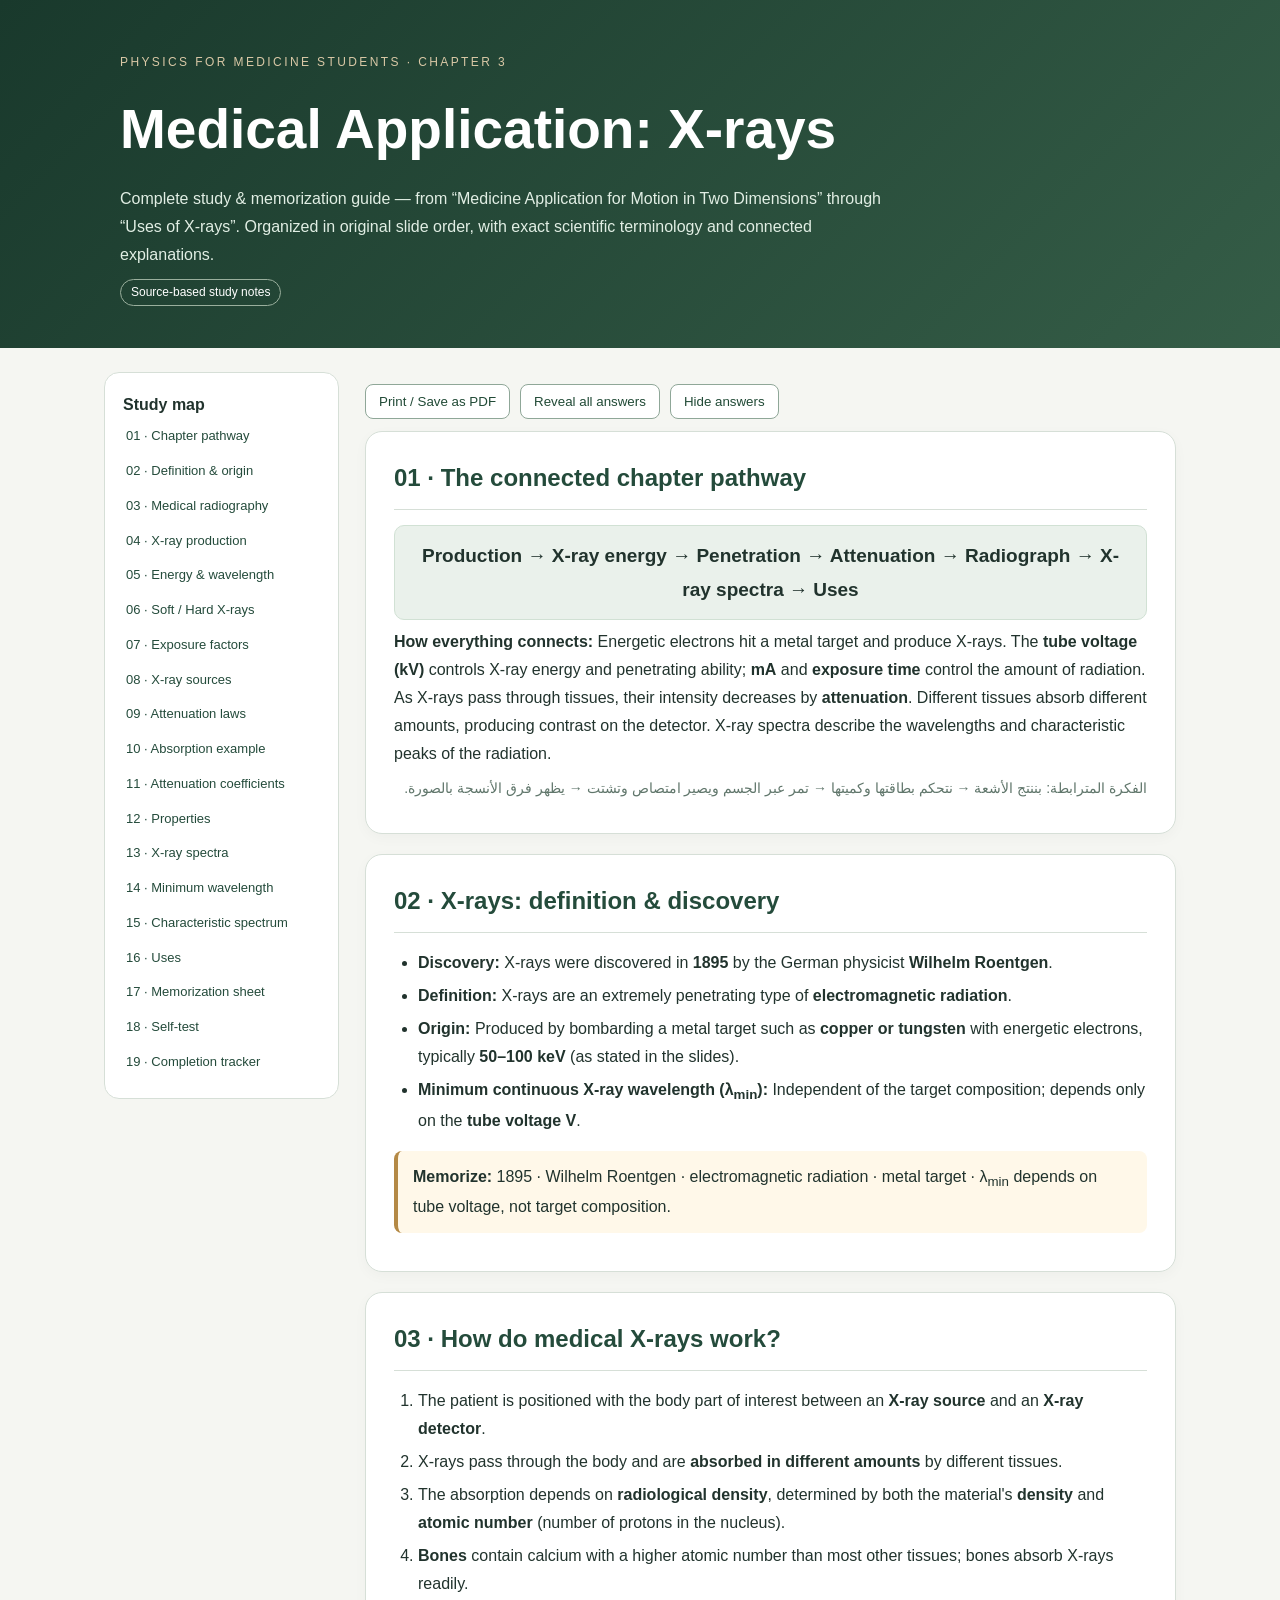
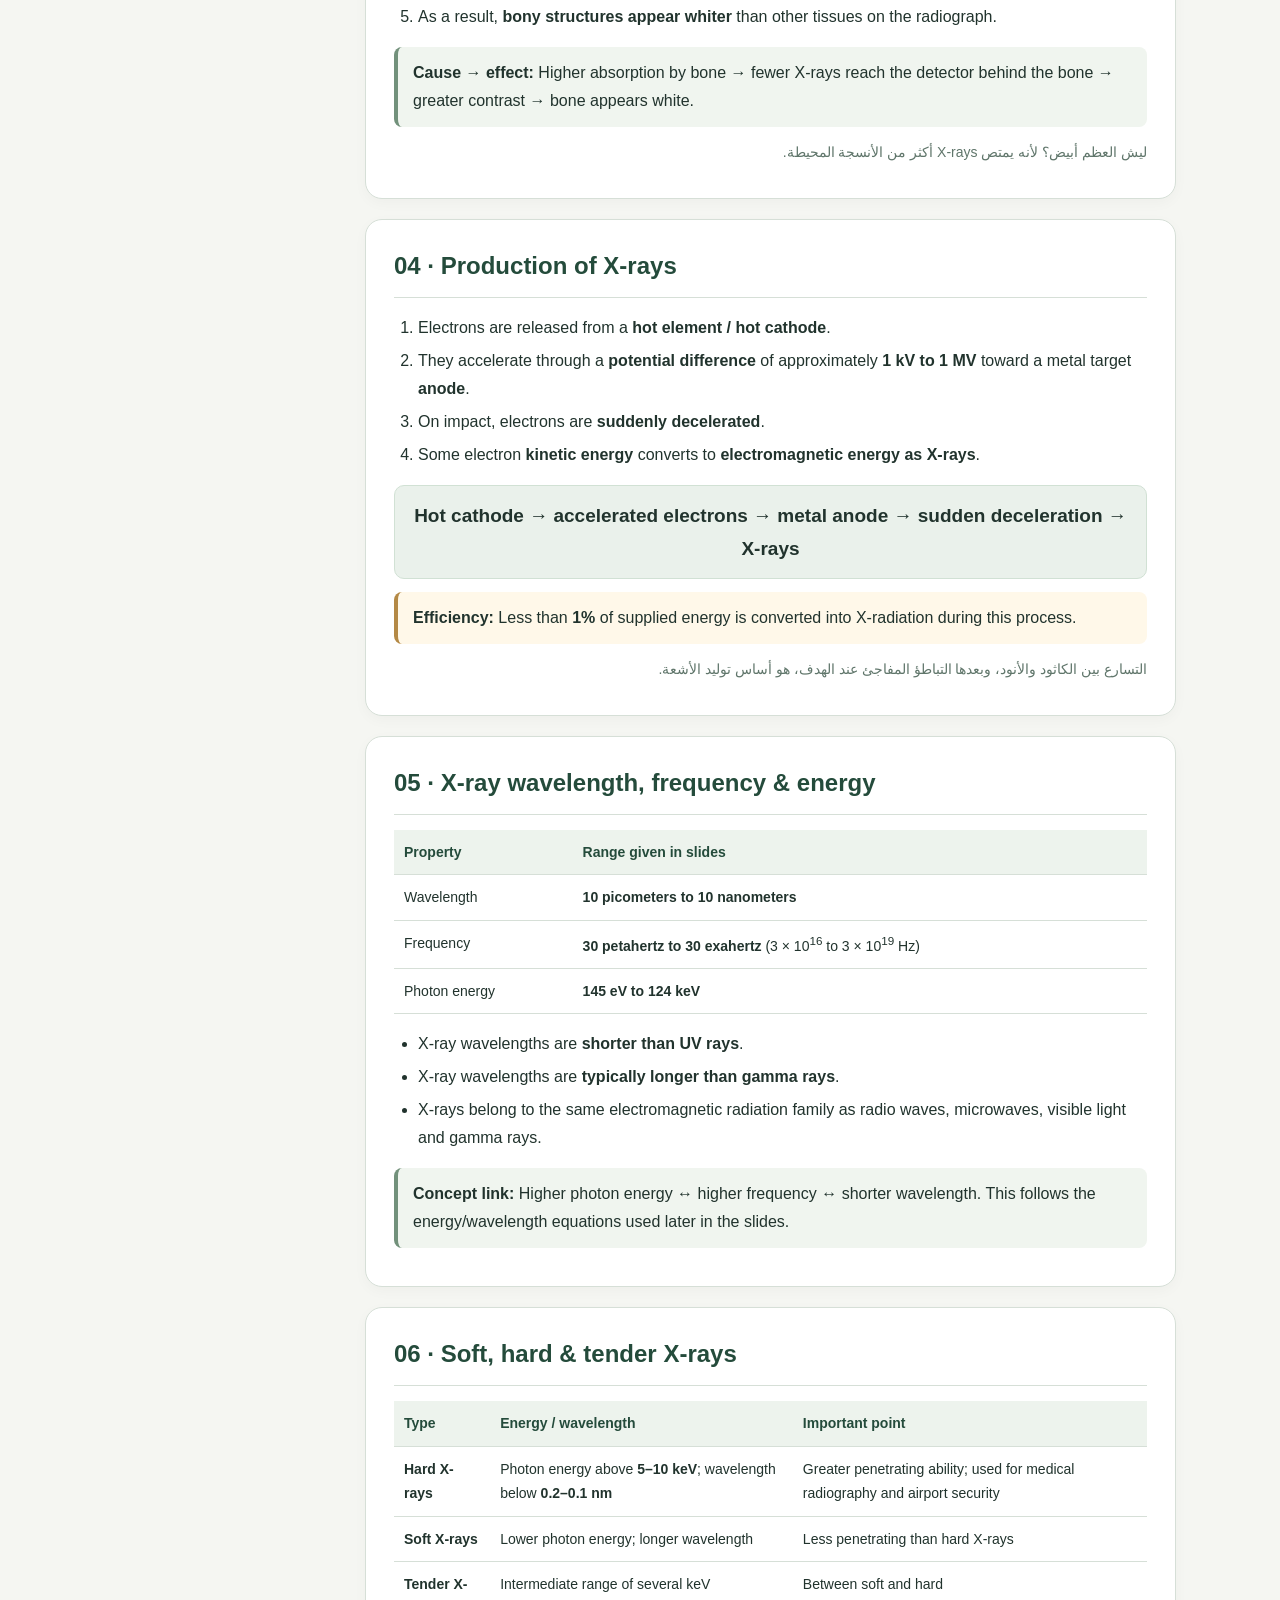
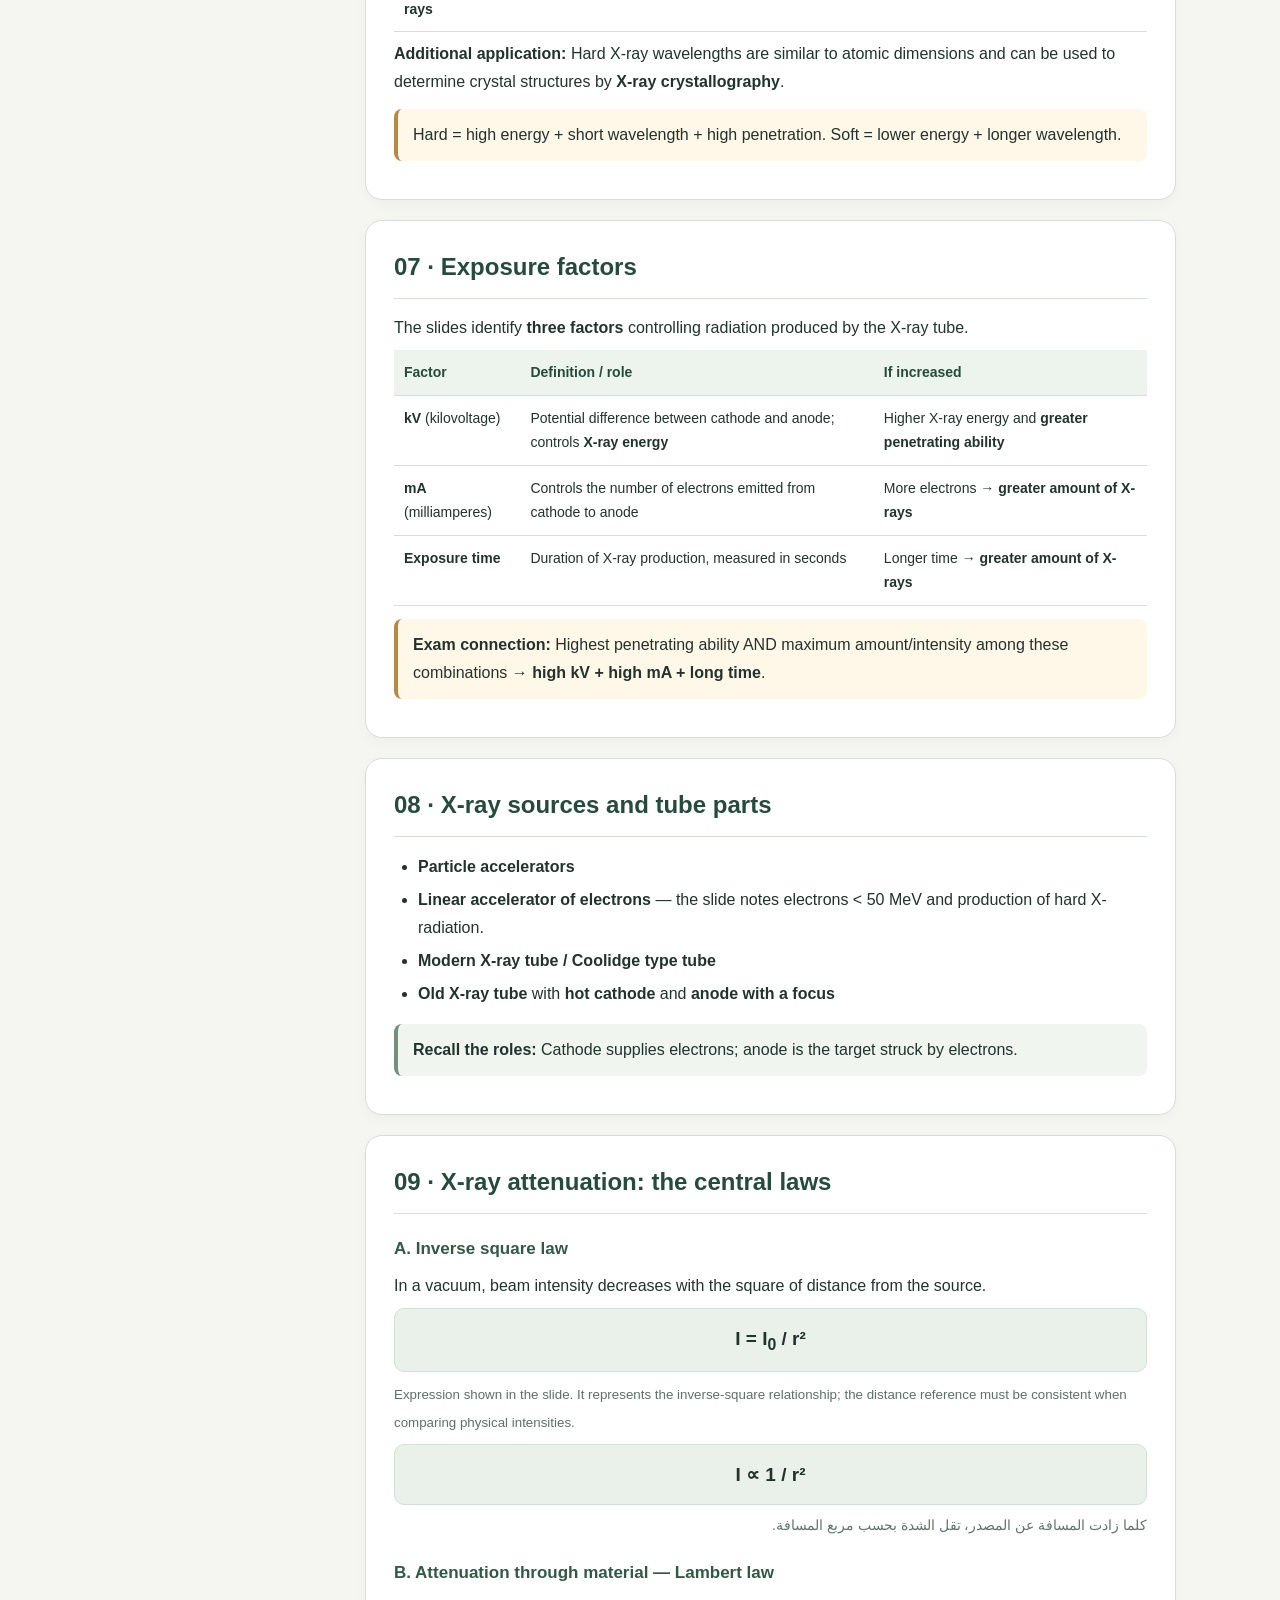
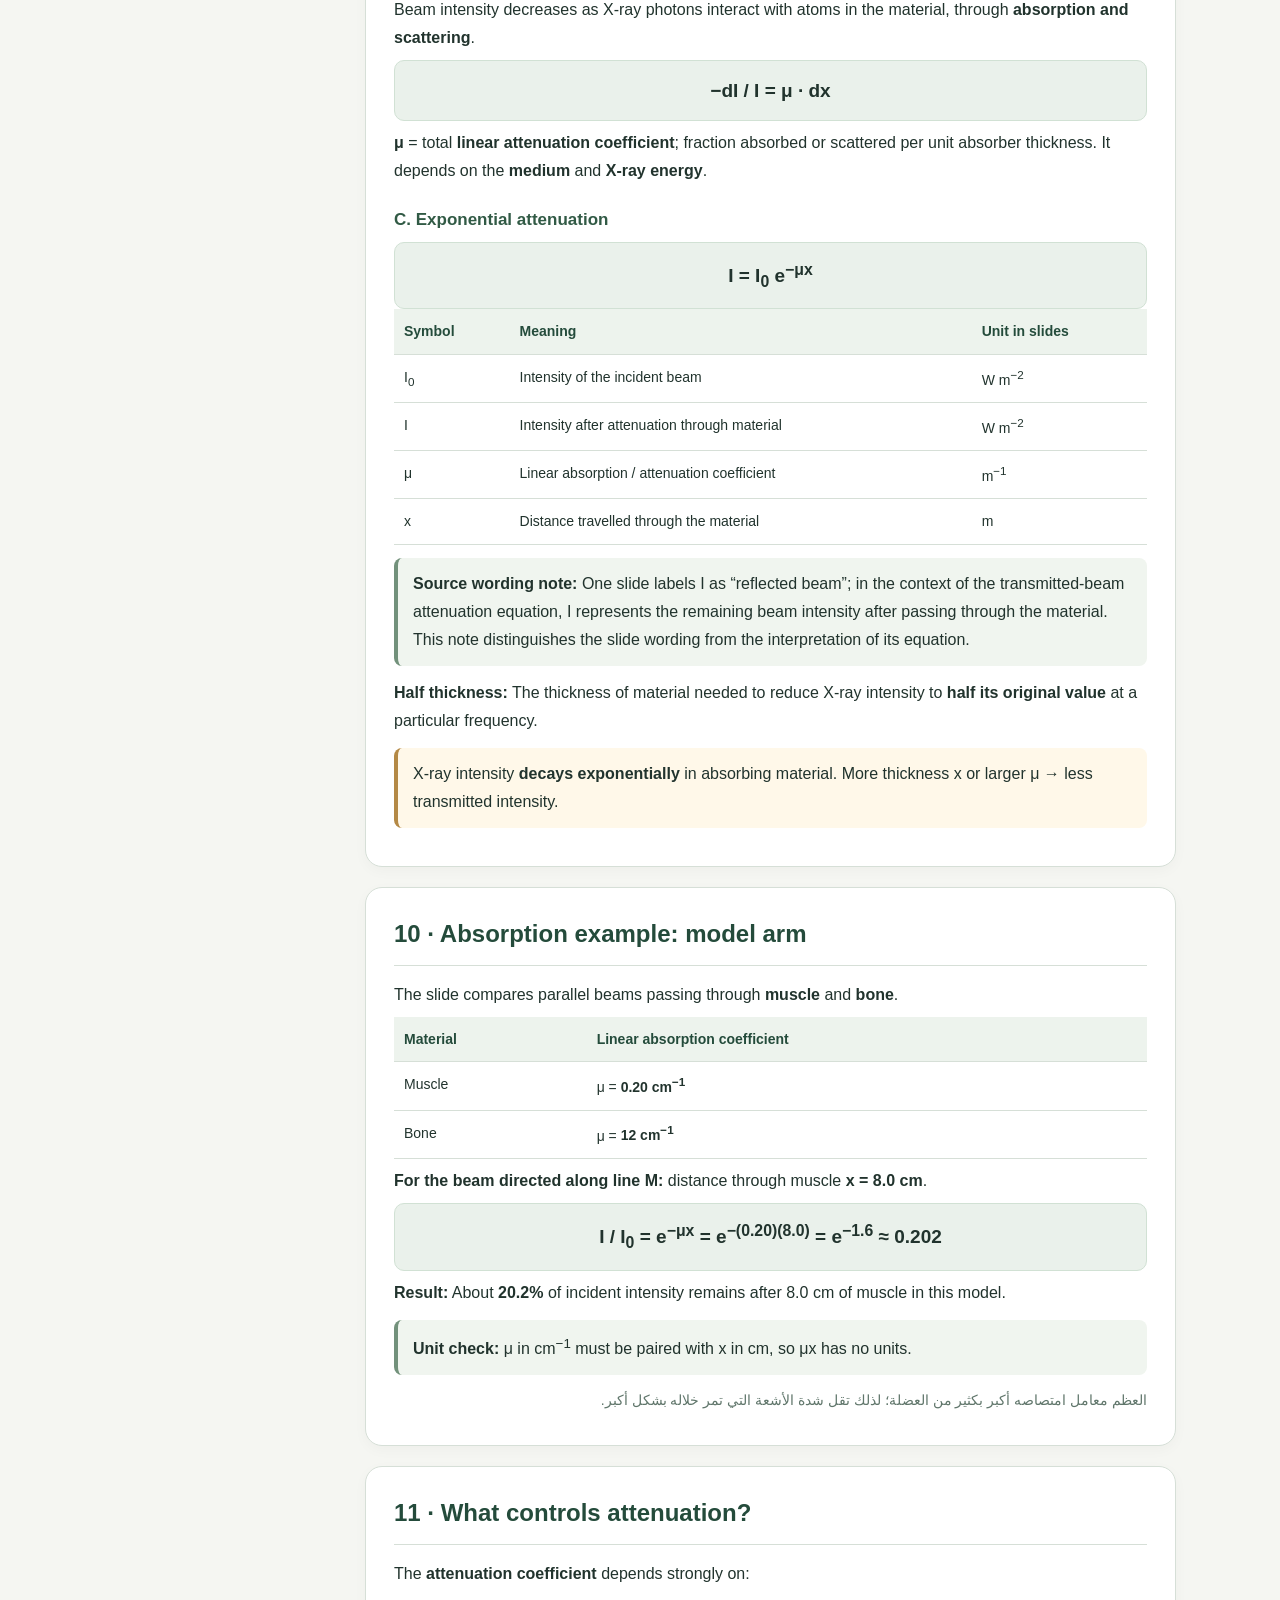
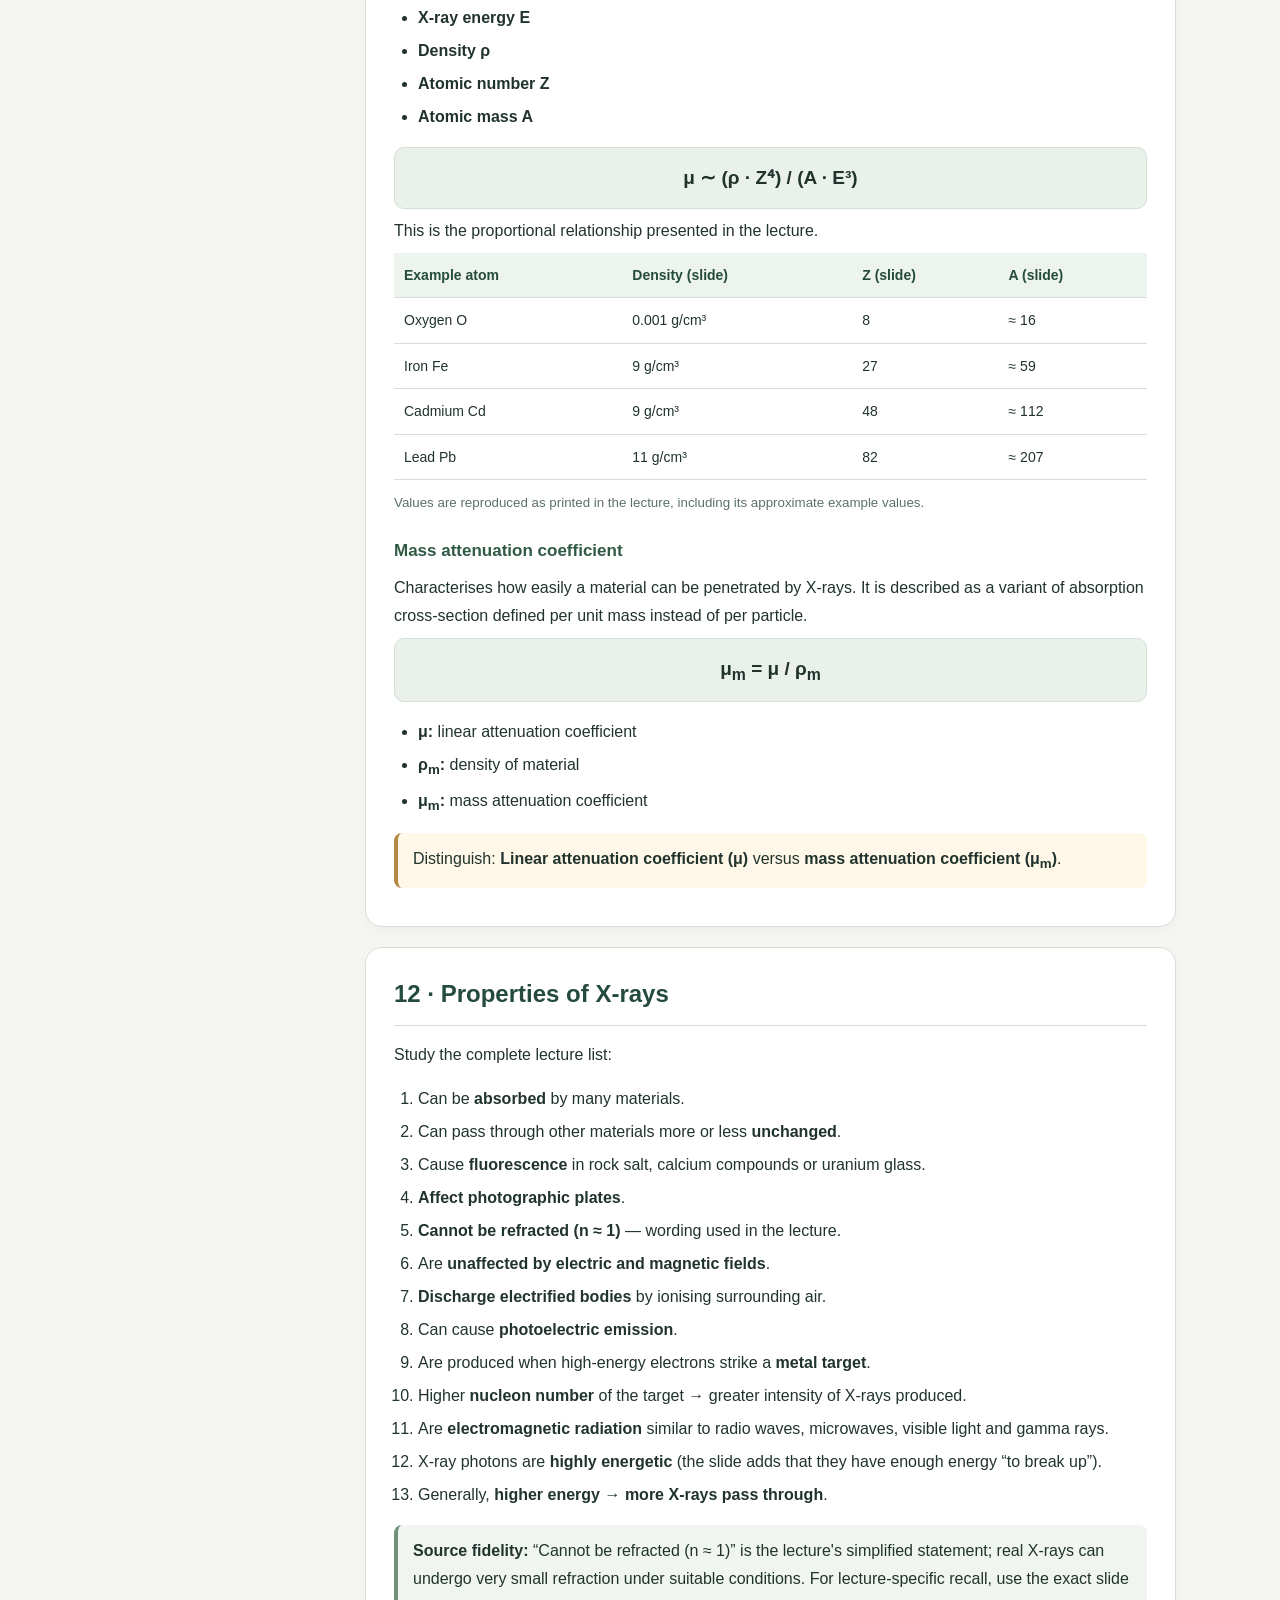
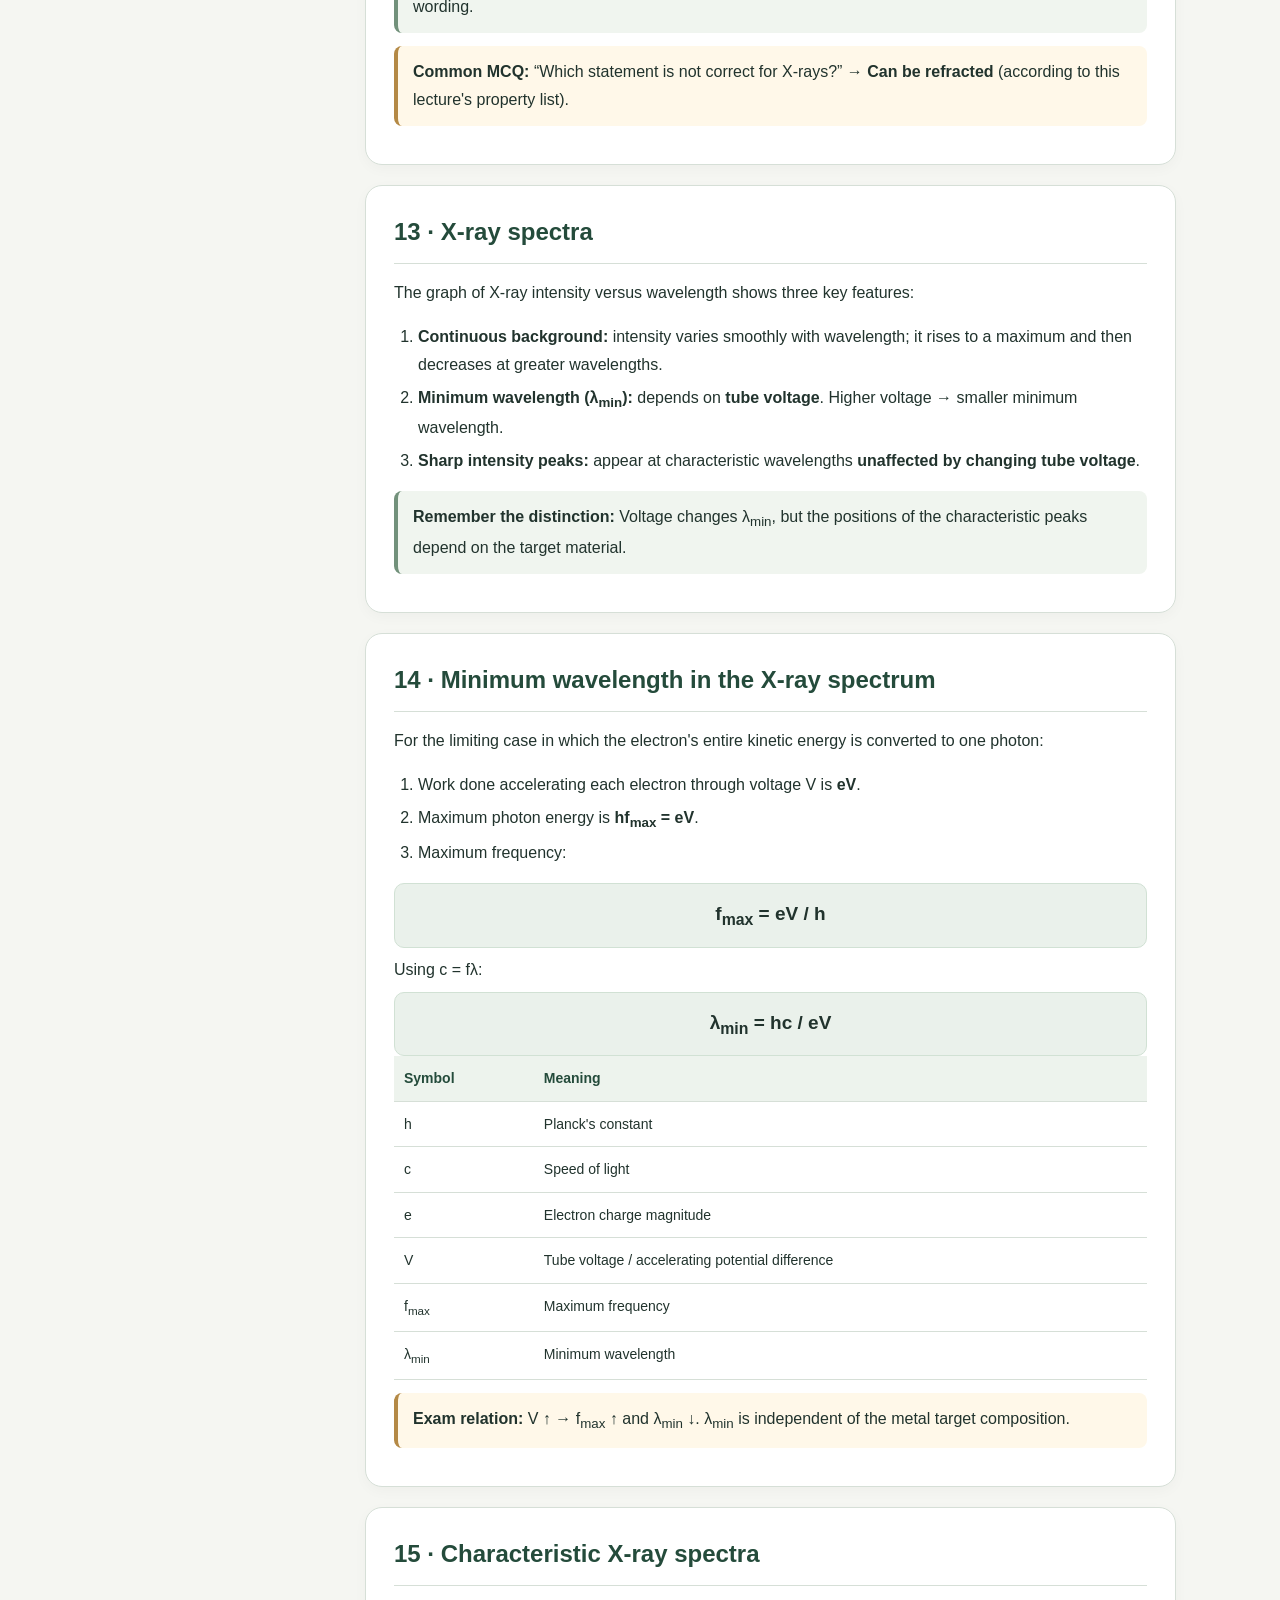
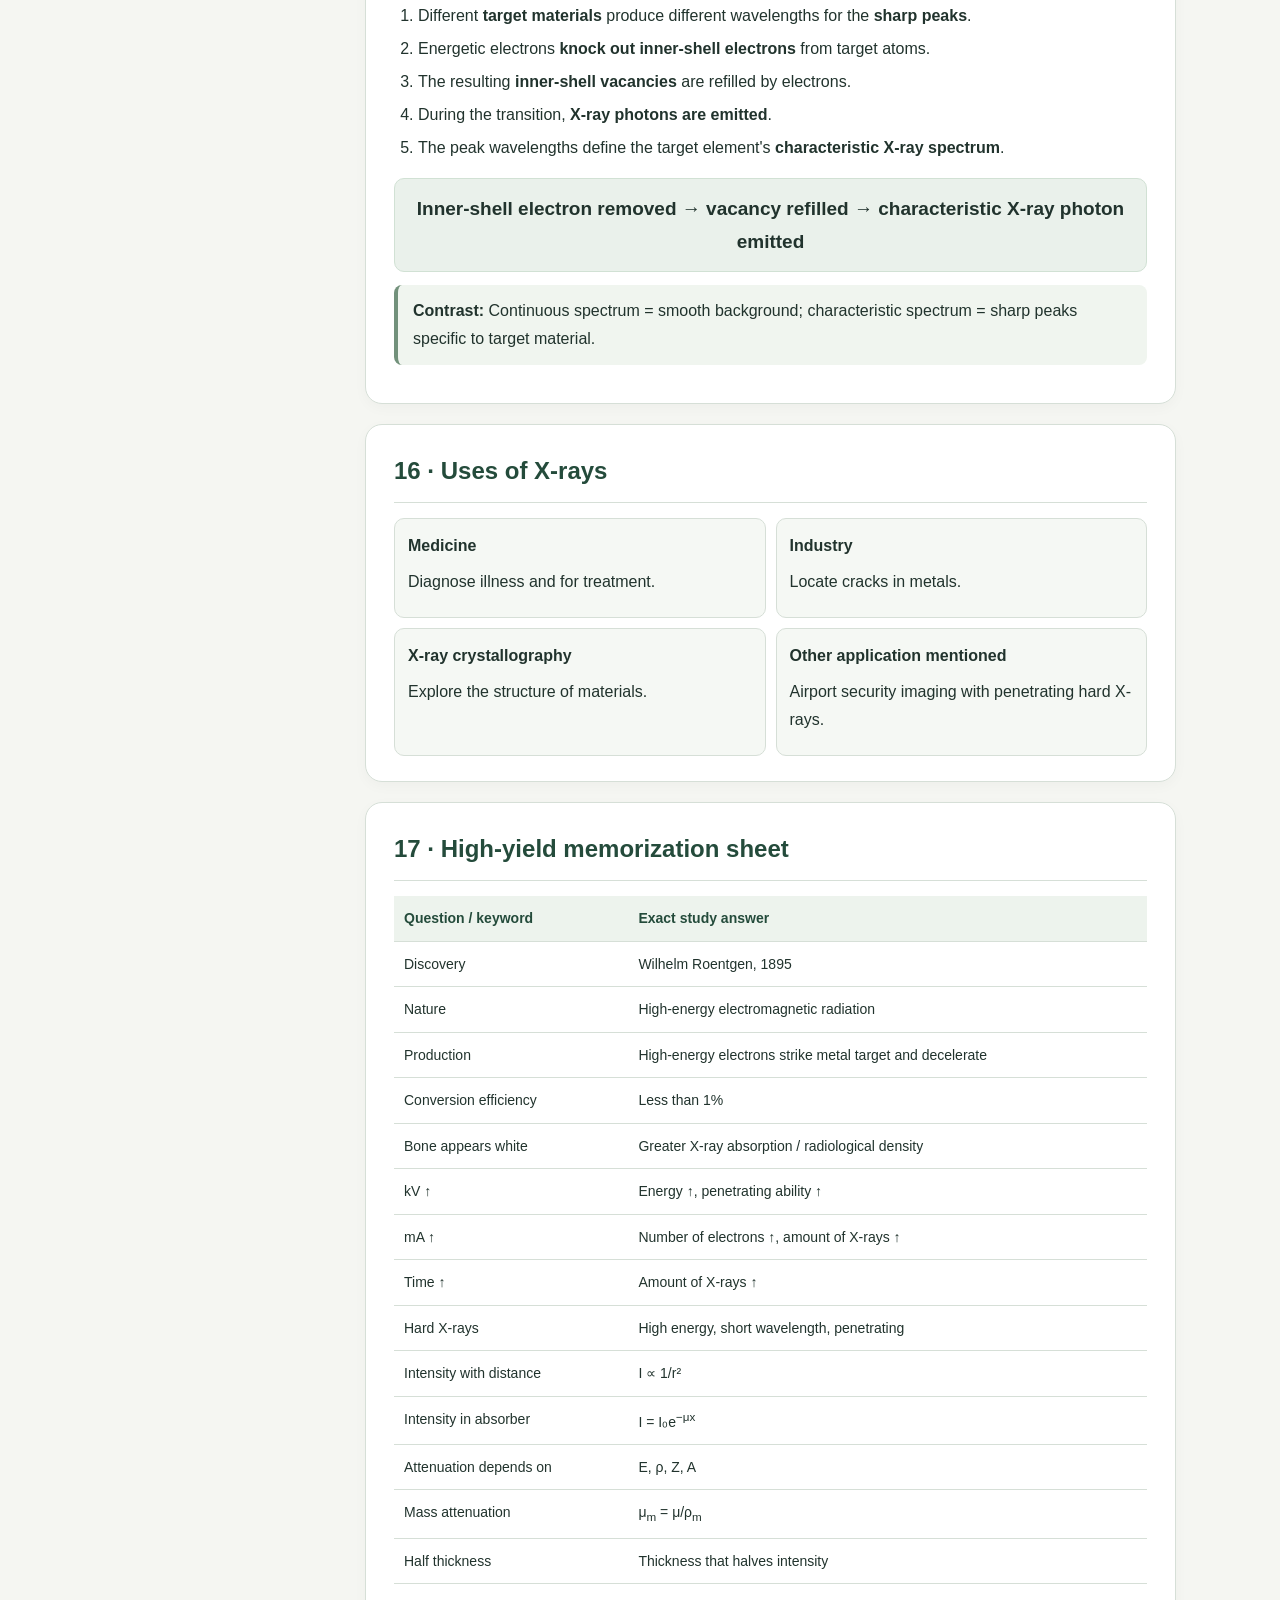
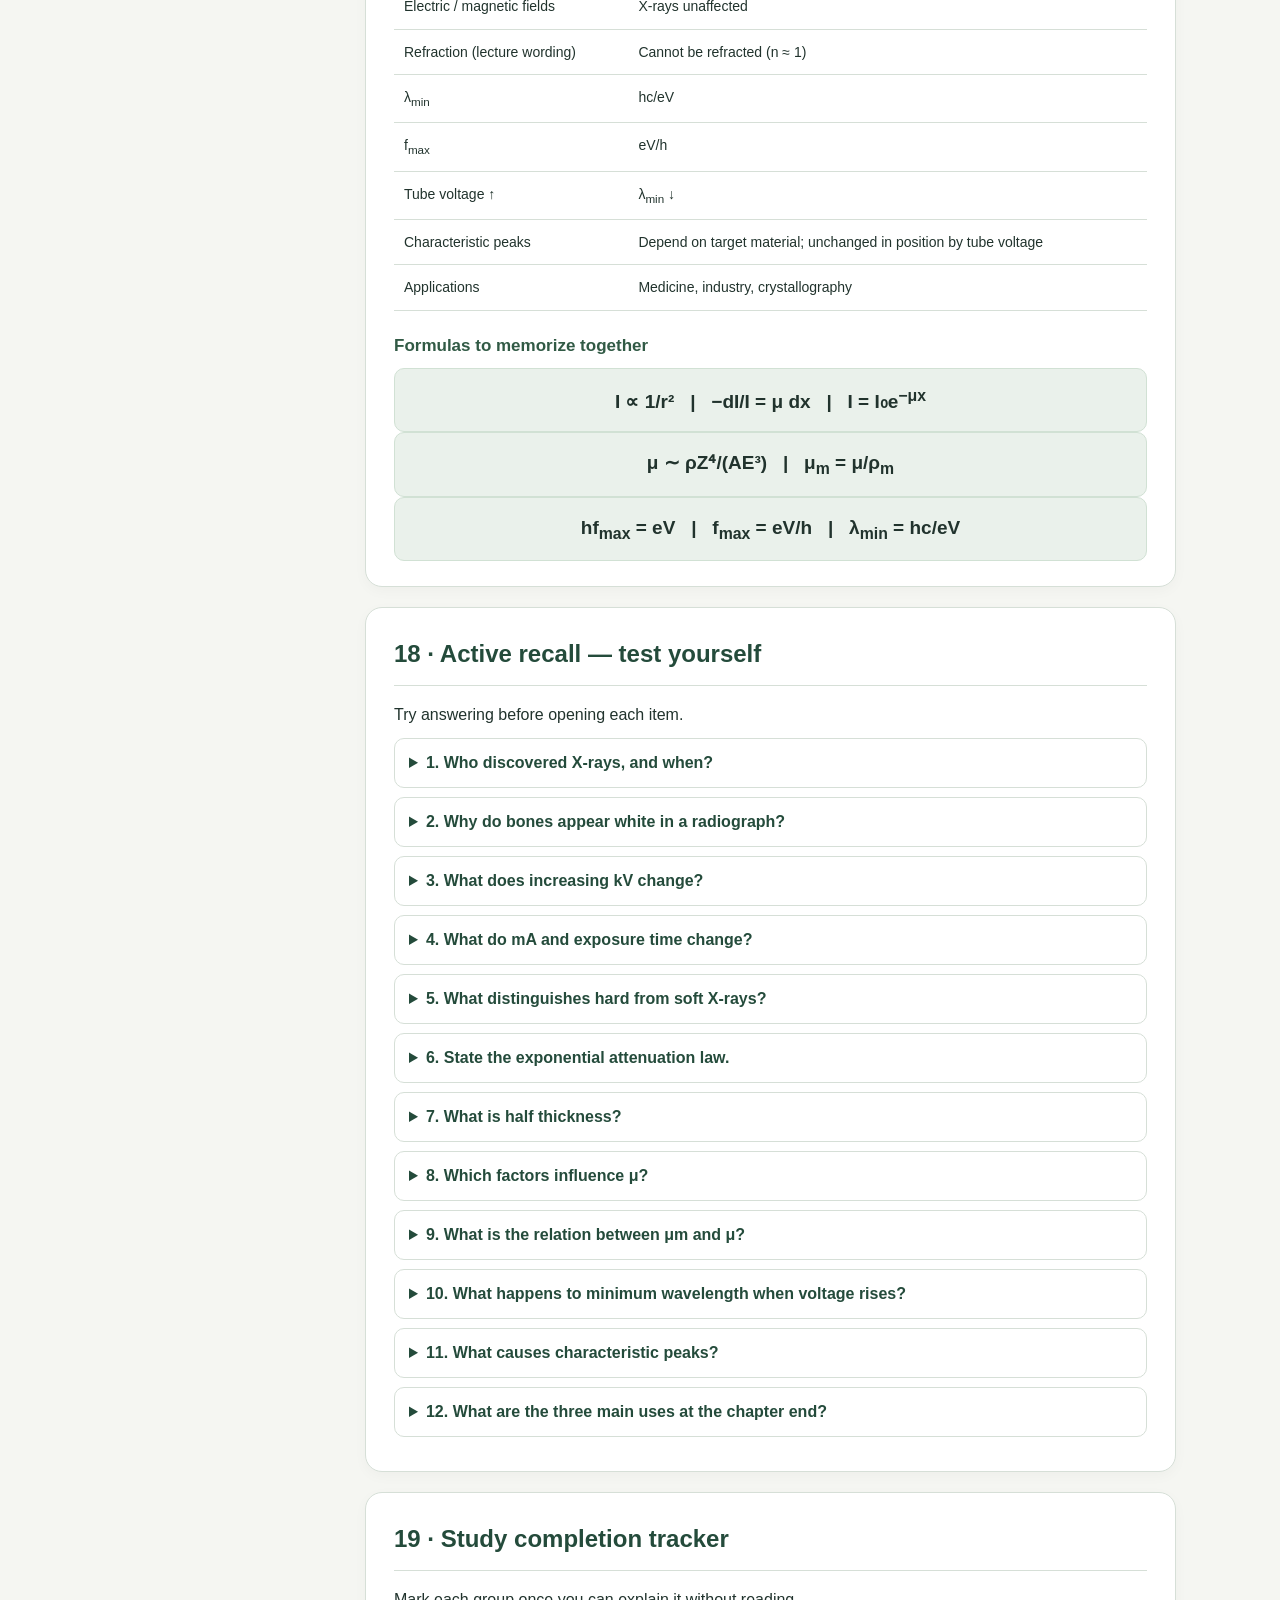
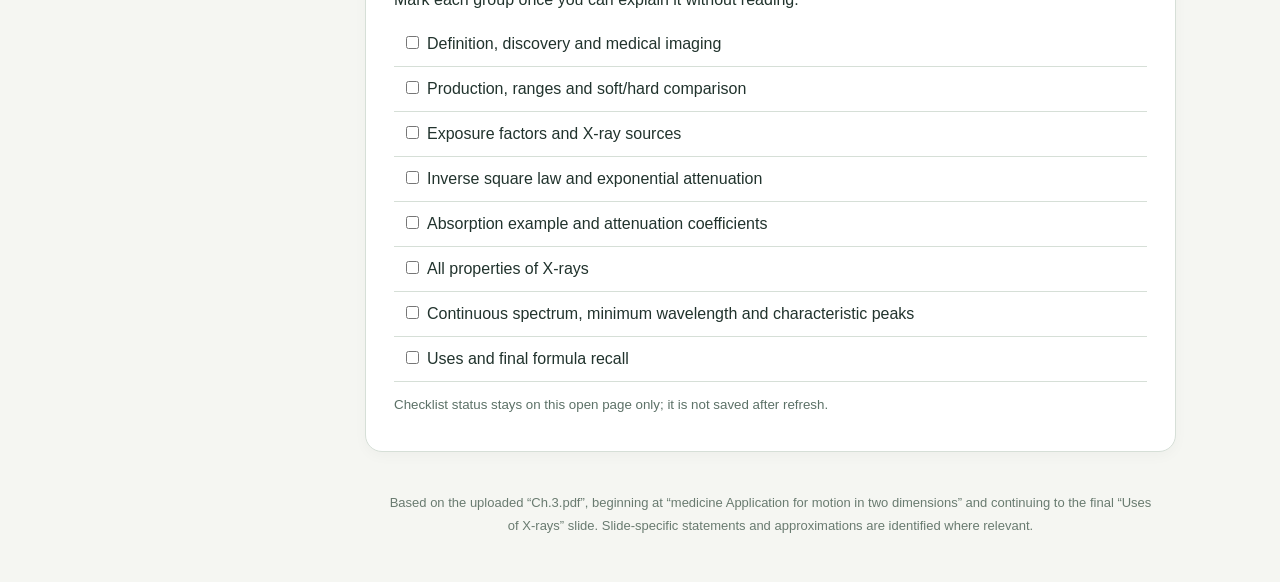
<file: 06-physics-ch3-xrays-study-guide-1-html.html>
<!doctype html><html lang="en"><head><meta charset="utf-8"><meta name="viewport" content="width=device-width,initial-scale=1"><title>Chapter 3 | Medical Application — X-rays</title><style>:root{--bg:#f5f6f2;--ink:#21332d;--muted:#5c7167;--green:#244b3b;--soft:#e7eee7;--line:#d6dfd7;--gold:#b48945}*{box-sizing:border-box}body{margin:0;background:var(--bg);color:var(--ink);font-family:Inter,Segoe UI,Arial,sans-serif;line-height:1.75}header{background:linear-gradient(135deg,#19392c,#355d47);color:white;padding:52px max(22px,calc((100vw - 1040px)/2)) 42px}header h1{font-size:clamp(32px,5vw,55px);margin:8px 0}header p{max-width:780px;color:#e1eee4}.eyebrow{text-transform:uppercase;letter-spacing:.2em;font-size:12px;color:#d9c8a6}.layout{max-width:1120px;margin:auto;padding:24px;display:grid;grid-template-columns:235px minmax(0,1fr);gap:26px}nav{position:sticky;top:18px;align-self:start;max-height:90vh;overflow:auto;background:white;border:1px solid var(--line);border-radius:15px;padding:18px}nav a{display:block;padding:6px 3px;color:var(--green);font-size:13px;text-decoration:none}nav a:hover{text-decoration:underline}main{min-width:0}section{background:white;border:1px solid var(--line);border-radius:17px;margin-bottom:20px;padding:25px 28px;box-shadow:0 4px 14px #152a1b08}h2{color:var(--green);font-size:24px;margin:0 0 15px;border-bottom:1px solid var(--line);padding-bottom:10px}h3{font-size:17px;color:#315a45;margin:20px 0 7px}p{margin:8px 0}ul,ol{padding-left:24px}li{margin:5px 0}.ar{direction:rtl;text-align:right;color:#60766b;font-size:14px}.note{background:#f0f5ef;border-left:4px solid #72917b;padding:12px 15px;border-radius:8px;margin:13px 0}.memorize{background:#fff8e9;border-left:4px solid var(--gold);padding:12px 15px;border-radius:8px;margin:13px 0}.formula{background:#eaf1eb;border:1px solid #d1e1d4;border-radius:10px;padding:13px;text-align:center;font-size:19px;font-weight:650;overflow-x:auto}.tablewrap{overflow:auto}table{border-collapse:collapse;width:100%;font-size:14px}th,td{border-bottom:1px solid var(--line);padding:10px;text-align:left;vertical-align:top}th{background:#edf3ed;color:#244b3b}small,.source{color:var(--muted)}.tag{display:inline-block;border:1px solid #cbd8cd;border-radius:20px;padding:2px 10px;font-size:12px;color:#355d47}.cards{display:grid;grid-template-columns:repeat(2,minmax(0,1fr));gap:10px}.mini{padding:13px;background:#f5f8f4;border:1px solid var(--line);border-radius:10px}details{border:1px solid var(--line);border-radius:10px;margin:9px 0;padding:10px 14px}summary{cursor:pointer;font-weight:600;color:var(--green)}.actions{display:flex;flex-wrap:wrap;gap:10px;margin:12px 0}.btn{border:1px solid #8fa798;background:#fff;border-radius:8px;color:#214a36;padding:9px 13px;cursor:pointer}.btn:hover{background:#e9f0e8}footer{font-size:13px;color:#697b70;text-align:center;padding:20px}.checklist label{display:block;padding:8px;border-bottom:1px solid var(--line)}input[type=checkbox]{accent-color:#315c45;margin-right:8px}@media(max-width:800px){.layout{display:block;padding:12px}nav{position:static;max-height:none;margin-bottom:15px}section{padding:19px}header{padding:36px 20px}.cards{grid-template-columns:1fr}}@media print{nav,.actions{display:none}.layout{display:block}section{break-inside:avoid;box-shadow:none}body{background:white}header{background:#244b3b!important;-webkit-print-color-adjust:exact;print-color-adjust:exact}}</style></head><body><header><div class="eyebrow">Physics for Medicine Students · Chapter 3</div><h1>Medical Application: X-rays</h1><p>Complete study & memorization guide — from “Medicine Application for Motion in Two Dimensions” through “Uses of X-rays”. Organized in original slide order, with exact scientific terminology and connected explanations.</p><span class="tag" style="color:white;border-color:#9aaf9d">Source-based study notes</span></header><div class="layout"><nav><b>Study map</b><a href="#overview">01 · Chapter pathway</a><a href="#intro">02 · Definition & origin</a><a href="#medical">03 · Medical radiography</a><a href="#production">04 · X-ray production</a><a href="#spectrumrange">05 · Energy & wavelength</a><a href="#types">06 · Soft / Hard X-rays</a><a href="#exposure">07 · Exposure factors</a><a href="#sources">08 · X-ray sources</a><a href="#attenuation">09 · Attenuation laws</a><a href="#example">10 · Absorption example</a><a href="#coefficient">11 · Attenuation coefficients</a><a href="#properties">12 · Properties</a><a href="#spectra">13 · X-ray spectra</a><a href="#minimum">14 · Minimum wavelength</a><a href="#characteristic">15 · Characteristic spectrum</a><a href="#uses">16 · Uses</a><a href="#review">17 · Memorization sheet</a><a href="#quiz">18 · Self-test</a><a href="#progress">19 · Completion tracker</a></nav><main><div class="actions"><button class="btn" onclick="window.print()">Print / Save as PDF</button><button class="btn" onclick="document.querySelectorAll('details').forEach(d=>d.open=true)">Reveal all answers</button><button class="btn" onclick="document.querySelectorAll('details').forEach(d=>d.open=false)">Hide answers</button></div>
<section id="overview"><h2>01 · The connected chapter pathway</h2><div class="formula">Production → X-ray energy → Penetration → Attenuation → Radiograph → X-ray spectra → Uses</div><p><b>How everything connects:</b> Energetic electrons hit a metal target and produce X-rays. The <b>tube voltage (kV)</b> controls X-ray energy and penetrating ability; <b>mA</b> and <b>exposure time</b> control the amount of radiation. As X-rays pass through tissues, their intensity decreases by <b>attenuation</b>. Different tissues absorb different amounts, producing contrast on the detector. X-ray spectra describe the wavelengths and characteristic peaks of the radiation.</p><p class="ar">الفكرة المترابطة: بننتج الأشعة → نتحكم بطاقتها وكميتها → تمر عبر الجسم ويصير امتصاص وتشتت → يظهر فرق الأنسجة بالصورة.</p></section>
<section id="intro"><h2>02 · X-rays: definition & discovery</h2><ul><li><b>Discovery:</b> X-rays were discovered in <b>1895</b> by the German physicist <b>Wilhelm Roentgen</b>.</li><li><b>Definition:</b> X-rays are an extremely penetrating type of <b>electromagnetic radiation</b>.</li><li><b>Origin:</b> Produced by bombarding a metal target such as <b>copper or tungsten</b> with energetic electrons, typically <b>50–100 keV</b> (as stated in the slides).</li><li><b>Minimum continuous X-ray wavelength (λ<sub>min</sub>):</b> Independent of the target composition; depends only on the <b>tube voltage V</b>.</li></ul><div class="memorize"><b>Memorize:</b> 1895 · Wilhelm Roentgen · electromagnetic radiation · metal target · λ<sub>min</sub> depends on tube voltage, not target composition.</div></section>
<section id="medical"><h2>03 · How do medical X-rays work?</h2><ol><li>The patient is positioned with the body part of interest between an <b>X-ray source</b> and an <b>X-ray detector</b>.</li><li>X-rays pass through the body and are <b>absorbed in different amounts</b> by different tissues.</li><li>The absorption depends on <b>radiological density</b>, determined by both the material's <b>density</b> and <b>atomic number</b> (number of protons in the nucleus).</li><li><b>Bones</b> contain calcium with a higher atomic number than most other tissues; bones absorb X-rays readily.</li><li>As a result, <b>bony structures appear whiter</b> than other tissues on the radiograph.</li></ol><div class="note"><b>Cause → effect:</b> Higher absorption by bone → fewer X-rays reach the detector behind the bone → greater contrast → bone appears white.</div><p class="ar">ليش العظم أبيض؟ لأنه يمتص X-rays أكثر من الأنسجة المحيطة.</p></section>
<section id="production"><h2>04 · Production of X-rays</h2><ol><li>Electrons are released from a <b>hot element / hot cathode</b>.</li><li>They accelerate through a <b>potential difference</b> of approximately <b>1 kV to 1 MV</b> toward a metal target <b>anode</b>.</li><li>On impact, electrons are <b>suddenly decelerated</b>.</li><li>Some electron <b>kinetic energy</b> converts to <b>electromagnetic energy as X-rays</b>.</li></ol><div class="formula">Hot cathode → accelerated electrons → metal anode → sudden deceleration → X-rays</div><div class="memorize"><b>Efficiency:</b> Less than <b>1%</b> of supplied energy is converted into X-radiation during this process.</div><p class="ar">التسارع بين الكاثود والأنود، وبعدها التباطؤ المفاجئ عند الهدف، هو أساس توليد الأشعة.</p></section>
<section id="spectrumrange"><h2>05 · X-ray wavelength, frequency & energy</h2><div class="tablewrap"><table><tr><th>Property</th><th>Range given in slides</th></tr><tr><td>Wavelength</td><td><b>10 picometers to 10 nanometers</b></td></tr><tr><td>Frequency</td><td><b>30 petahertz to 30 exahertz</b> (3 × 10<sup>16</sup> to 3 × 10<sup>19</sup> Hz)</td></tr><tr><td>Photon energy</td><td><b>145 eV to 124 keV</b></td></tr></table></div><ul><li>X-ray wavelengths are <b>shorter than UV rays</b>.</li><li>X-ray wavelengths are <b>typically longer than gamma rays</b>.</li><li>X-rays belong to the same electromagnetic radiation family as radio waves, microwaves, visible light and gamma rays.</li></ul><div class="note"><b>Concept link:</b> Higher photon energy ↔ higher frequency ↔ shorter wavelength. This follows the energy/wavelength equations used later in the slides.</div></section>
<section id="types"><h2>06 · Soft, hard & tender X-rays</h2><div class="tablewrap"><table><tr><th>Type</th><th>Energy / wavelength</th><th>Important point</th></tr><tr><td><b>Hard X-rays</b></td><td>Photon energy above <b>5–10 keV</b>; wavelength below <b>0.2–0.1 nm</b></td><td>Greater penetrating ability; used for medical radiography and airport security</td></tr><tr><td><b>Soft X-rays</b></td><td>Lower photon energy; longer wavelength</td><td>Less penetrating than hard X-rays</td></tr><tr><td><b>Tender X-rays</b></td><td>Intermediate range of several keV</td><td>Between soft and hard</td></tr></table></div><p><b>Additional application:</b> Hard X-ray wavelengths are similar to atomic dimensions and can be used to determine crystal structures by <b>X-ray crystallography</b>.</p><div class="memorize">Hard = high energy + short wavelength + high penetration. Soft = lower energy + longer wavelength.</div></section>
<section id="exposure"><h2>07 · Exposure factors</h2><p>The slides identify <b>three factors</b> controlling radiation produced by the X-ray tube.</p><div class="tablewrap"><table><tr><th>Factor</th><th>Definition / role</th><th>If increased</th></tr><tr><td><b>kV</b> (kilovoltage)</td><td>Potential difference between cathode and anode; controls <b>X-ray energy</b></td><td>Higher X-ray energy and <b>greater penetrating ability</b></td></tr><tr><td><b>mA</b> (milliamperes)</td><td>Controls the number of electrons emitted from cathode to anode</td><td>More electrons → <b>greater amount of X-rays</b></td></tr><tr><td><b>Exposure time</b></td><td>Duration of X-ray production, measured in seconds</td><td>Longer time → <b>greater amount of X-rays</b></td></tr></table></div><div class="memorize"><b>Exam connection:</b> Highest penetrating ability AND maximum amount/intensity among these combinations → <b>high kV + high mA + long time</b>.</div></section>
<section id="sources"><h2>08 · X-ray sources and tube parts</h2><ul><li><b>Particle accelerators</b></li><li><b>Linear accelerator of electrons</b> — the slide notes electrons &lt; 50 MeV and production of hard X-radiation.</li><li><b>Modern X-ray tube / Coolidge type tube</b></li><li><b>Old X-ray tube</b> with <b>hot cathode</b> and <b>anode with a focus</b></li></ul><div class="note"><b>Recall the roles:</b> Cathode supplies electrons; anode is the target struck by electrons.</div></section>
<section id="attenuation"><h2>09 · X-ray attenuation: the central laws</h2><h3>A. Inverse square law</h3><p>In a vacuum, beam intensity decreases with the square of distance from the source.</p><div class="formula">I = I<sub>0</sub> / r²</div><p><small>Expression shown in the slide. It represents the inverse-square relationship; the distance reference must be consistent when comparing physical intensities.</small></p><div class="formula">I ∝ 1 / r²</div><p class="ar">كلما زادت المسافة عن المصدر، تقل الشدة بحسب مربع المسافة.</p><h3>B. Attenuation through material — Lambert law</h3><p>Beam intensity decreases as X-ray photons interact with atoms in the material, through <b>absorption and scattering</b>.</p><div class="formula">−dI / I = μ · dx</div><p><b>μ</b> = total <b>linear attenuation coefficient</b>; fraction absorbed or scattered per unit absorber thickness. It depends on the <b>medium</b> and <b>X-ray energy</b>.</p><h3>C. Exponential attenuation</h3><div class="formula">I = I<sub>0</sub> e<sup>−μx</sup></div><div class="tablewrap"><table><tr><th>Symbol</th><th>Meaning</th><th>Unit in slides</th></tr><tr><td>I<sub>0</sub></td><td>Intensity of the incident beam</td><td>W m<sup>−2</sup></td></tr><tr><td>I</td><td>Intensity after attenuation through material</td><td>W m<sup>−2</sup></td></tr><tr><td>μ</td><td>Linear absorption / attenuation coefficient</td><td>m<sup>−1</sup></td></tr><tr><td>x</td><td>Distance travelled through the material</td><td>m</td></tr></table></div><div class="note"><b>Source wording note:</b> One slide labels I as “reflected beam”; in the context of the transmitted-beam attenuation equation, I represents the remaining beam intensity after passing through the material. This note distinguishes the slide wording from the interpretation of its equation.</div><p><b>Half thickness:</b> The thickness of material needed to reduce X-ray intensity to <b>half its original value</b> at a particular frequency.</p><div class="memorize">X-ray intensity <b>decays exponentially</b> in absorbing material. More thickness x or larger μ → less transmitted intensity.</div></section>
<section id="example"><h2>10 · Absorption example: model arm</h2><p>The slide compares parallel beams passing through <b>muscle</b> and <b>bone</b>.</p><div class="tablewrap"><table><tr><th>Material</th><th>Linear absorption coefficient</th></tr><tr><td>Muscle</td><td>μ = <b>0.20 cm<sup>−1</sup></b></td></tr><tr><td>Bone</td><td>μ = <b>12 cm<sup>−1</sup></b></td></tr></table></div><p><b>For the beam directed along line M:</b> distance through muscle <b>x = 8.0 cm</b>.</p><div class="formula">I / I<sub>0</sub> = e<sup>−μx</sup> = e<sup>−(0.20)(8.0)</sup> = e<sup>−1.6</sup> ≈ 0.202</div><p><b>Result:</b> About <b>20.2%</b> of incident intensity remains after 8.0 cm of muscle in this model.</p><div class="note"><b>Unit check:</b> μ in cm<sup>−1</sup> must be paired with x in cm, so μx has no units.</div><p class="ar">العظم معامل امتصاصه أكبر بكثير من العضلة؛ لذلك تقل شدة الأشعة التي تمر خلاله بشكل أكبر.</p></section>
<section id="coefficient"><h2>11 · What controls attenuation?</h2><p>The <b>attenuation coefficient</b> depends strongly on:</p><ul><li><b>X-ray energy E</b></li><li><b>Density ρ</b></li><li><b>Atomic number Z</b></li><li><b>Atomic mass A</b></li></ul><div class="formula">μ ∼ (ρ · Z⁴) / (A · E³)</div><p>This is the proportional relationship presented in the lecture.</p><div class="tablewrap"><table><tr><th>Example atom</th><th>Density (slide)</th><th>Z (slide)</th><th>A (slide)</th></tr><tr><td>Oxygen O</td><td>0.001 g/cm³</td><td>8</td><td>≈ 16</td></tr><tr><td>Iron Fe</td><td>9 g/cm³</td><td>27</td><td>≈ 59</td></tr><tr><td>Cadmium Cd</td><td>9 g/cm³</td><td>48</td><td>≈ 112</td></tr><tr><td>Lead Pb</td><td>11 g/cm³</td><td>82</td><td>≈ 207</td></tr></table></div><p><small>Values are reproduced as printed in the lecture, including its approximate example values.</small></p><h3>Mass attenuation coefficient</h3><p>Characterises how easily a material can be penetrated by X-rays. It is described as a variant of absorption cross-section defined per unit mass instead of per particle.</p><div class="formula">μ<sub>m</sub> = μ / ρ<sub>m</sub></div><ul><li><b>μ:</b> linear attenuation coefficient</li><li><b>ρ<sub>m</sub>:</b> density of material</li><li><b>μ<sub>m</sub>:</b> mass attenuation coefficient</li></ul><div class="memorize">Distinguish: <b>Linear attenuation coefficient (μ)</b> versus <b>mass attenuation coefficient (μ<sub>m</sub>)</b>.</div></section>
<section id="properties"><h2>12 · Properties of X-rays</h2><p>Study the complete lecture list:</p><ol><li>Can be <b>absorbed</b> by many materials.</li><li>Can pass through other materials more or less <b>unchanged</b>.</li><li>Cause <b>fluorescence</b> in rock salt, calcium compounds or uranium glass.</li><li><b>Affect photographic plates</b>.</li><li><b>Cannot be refracted (n ≈ 1)</b> — wording used in the lecture.</li><li>Are <b>unaffected by electric and magnetic fields</b>.</li><li><b>Discharge electrified bodies</b> by ionising surrounding air.</li><li>Can cause <b>photoelectric emission</b>.</li><li>Are produced when high-energy electrons strike a <b>metal target</b>.</li><li>Higher <b>nucleon number</b> of the target → greater intensity of X-rays produced.</li><li>Are <b>electromagnetic radiation</b> similar to radio waves, microwaves, visible light and gamma rays.</li><li>X-ray photons are <b>highly energetic</b> (the slide adds that they have enough energy “to break up”).</li><li>Generally, <b>higher energy → more X-rays pass through</b>.</li></ol><div class="note"><b>Source fidelity:</b> “Cannot be refracted (n ≈ 1)” is the lecture's simplified statement; real X-rays can undergo very small refraction under suitable conditions. For lecture-specific recall, use the exact slide wording.</div><div class="memorize"><b>Common MCQ:</b> “Which statement is not correct for X-rays?” → <b>Can be refracted</b> (according to this lecture's property list).</div></section>
<section id="spectra"><h2>13 · X-ray spectra</h2><p>The graph of X-ray intensity versus wavelength shows three key features:</p><ol><li><b>Continuous background:</b> intensity varies smoothly with wavelength; it rises to a maximum and then decreases at greater wavelengths.</li><li><b>Minimum wavelength (λ<sub>min</sub>):</b> depends on <b>tube voltage</b>. Higher voltage → smaller minimum wavelength.</li><li><b>Sharp intensity peaks:</b> appear at characteristic wavelengths <b>unaffected by changing tube voltage</b>.</li></ol><div class="note"><b>Remember the distinction:</b> Voltage changes λ<sub>min</sub>, but the positions of the characteristic peaks depend on the target material.</div></section>
<section id="minimum"><h2>14 · Minimum wavelength in the X-ray spectrum</h2><p>For the limiting case in which the electron's entire kinetic energy is converted to one photon:</p><ol><li>Work done accelerating each electron through voltage V is <b>eV</b>.</li><li>Maximum photon energy is <b>hf<sub>max</sub> = eV</b>.</li><li>Maximum frequency:</li></ol><div class="formula">f<sub>max</sub> = eV / h</div><p>Using c = fλ:</p><div class="formula">λ<sub>min</sub> = hc / eV</div><div class="tablewrap"><table><tr><th>Symbol</th><th>Meaning</th></tr><tr><td>h</td><td>Planck's constant</td></tr><tr><td>c</td><td>Speed of light</td></tr><tr><td>e</td><td>Electron charge magnitude</td></tr><tr><td>V</td><td>Tube voltage / accelerating potential difference</td></tr><tr><td>f<sub>max</sub></td><td>Maximum frequency</td></tr><tr><td>λ<sub>min</sub></td><td>Minimum wavelength</td></tr></table></div><div class="memorize"><b>Exam relation:</b> V ↑ → f<sub>max</sub> ↑ and λ<sub>min</sub> ↓. λ<sub>min</sub> is independent of the metal target composition.</div></section>
<section id="characteristic"><h2>15 · Characteristic X-ray spectra</h2><ol><li>Different <b>target materials</b> produce different wavelengths for the <b>sharp peaks</b>.</li><li>Energetic electrons <b>knock out inner-shell electrons</b> from target atoms.</li><li>The resulting <b>inner-shell vacancies</b> are refilled by electrons.</li><li>During the transition, <b>X-ray photons are emitted</b>.</li><li>The peak wavelengths define the target element's <b>characteristic X-ray spectrum</b>.</li></ol><div class="formula">Inner-shell electron removed → vacancy refilled → characteristic X-ray photon emitted</div><div class="note"><b>Contrast:</b> Continuous spectrum = smooth background; characteristic spectrum = sharp peaks specific to target material.</div></section>
<section id="uses"><h2>16 · Uses of X-rays</h2><div class="cards"><div class="mini"><b>Medicine</b><p>Diagnose illness and for treatment.</p></div><div class="mini"><b>Industry</b><p>Locate cracks in metals.</p></div><div class="mini"><b>X-ray crystallography</b><p>Explore the structure of materials.</p></div><div class="mini"><b>Other application mentioned</b><p>Airport security imaging with penetrating hard X-rays.</p></div></div></section>
<section id="review"><h2>17 · High-yield memorization sheet</h2><div class="tablewrap"><table><tr><th>Question / keyword</th><th>Exact study answer</th></tr><tr><td>Discovery</td><td>Wilhelm Roentgen, 1895</td></tr><tr><td>Nature</td><td>High-energy electromagnetic radiation</td></tr><tr><td>Production</td><td>High-energy electrons strike metal target and decelerate</td></tr><tr><td>Conversion efficiency</td><td>Less than 1%</td></tr><tr><td>Bone appears white</td><td>Greater X-ray absorption / radiological density</td></tr><tr><td>kV ↑</td><td>Energy ↑, penetrating ability ↑</td></tr><tr><td>mA ↑</td><td>Number of electrons ↑, amount of X-rays ↑</td></tr><tr><td>Time ↑</td><td>Amount of X-rays ↑</td></tr><tr><td>Hard X-rays</td><td>High energy, short wavelength, penetrating</td></tr><tr><td>Intensity with distance</td><td>I ∝ 1/r²</td></tr><tr><td>Intensity in absorber</td><td>I = I₀e<sup>−μx</sup></td></tr><tr><td>Attenuation depends on</td><td>E, ρ, Z, A</td></tr><tr><td>Mass attenuation</td><td>μ<sub>m</sub> = μ/ρ<sub>m</sub></td></tr><tr><td>Half thickness</td><td>Thickness that halves intensity</td></tr><tr><td>Electric / magnetic fields</td><td>X-rays unaffected</td></tr><tr><td>Refraction (lecture wording)</td><td>Cannot be refracted (n ≈ 1)</td></tr><tr><td>λ<sub>min</sub></td><td>hc/eV</td></tr><tr><td>f<sub>max</sub></td><td>eV/h</td></tr><tr><td>Tube voltage ↑</td><td>λ<sub>min</sub> ↓</td></tr><tr><td>Characteristic peaks</td><td>Depend on target material; unchanged in position by tube voltage</td></tr><tr><td>Applications</td><td>Medicine, industry, crystallography</td></tr></table></div><h3>Formulas to memorize together</h3><div class="formula">I ∝ 1/r² &nbsp; | &nbsp; −dI/I = μ dx &nbsp; | &nbsp; I = I₀e<sup>−μx</sup></div><div class="formula">μ ∼ ρZ⁴/(AE³) &nbsp; | &nbsp; μ<sub>m</sub> = μ/ρ<sub>m</sub></div><div class="formula">hf<sub>max</sub> = eV &nbsp; | &nbsp; f<sub>max</sub> = eV/h &nbsp; | &nbsp; λ<sub>min</sub> = hc/eV</div></section>
<section id="quiz"><h2>18 · Active recall — test yourself</h2><p>Try answering before opening each item.</p><details><summary>1. Who discovered X-rays, and when?</summary><p>Wilhelm Roentgen, in 1895.</p></details><details><summary>2. Why do bones appear white in a radiograph?</summary><p>Bone calcium has relatively high atomic number and absorbs X-rays more strongly, producing contrast.</p></details><details><summary>3. What does increasing kV change?</summary><p>Increases X-ray energy and penetrating ability.</p></details><details><summary>4. What do mA and exposure time change?</summary><p>They increase the amount of X-rays produced.</p></details><details><summary>5. What distinguishes hard from soft X-rays?</summary><p>Hard X-rays have higher photon energies, shorter wavelengths and greater penetrating ability.</p></details><details><summary>6. State the exponential attenuation law.</summary><p>I = I₀e<sup>−μx</sup>.</p></details><details><summary>7. What is half thickness?</summary><p>Thickness of material reducing beam intensity to half the original value.</p></details><details><summary>8. Which factors influence μ?</summary><p>X-ray energy E, density ρ, atomic number Z and atomic mass A.</p></details><details><summary>9. What is the relation between μm and μ?</summary><p>μm = μ / ρm.</p></details><details><summary>10. What happens to minimum wavelength when voltage rises?</summary><p>Minimum wavelength decreases.</p></details><details><summary>11. What causes characteristic peaks?</summary><p>Inner-shell vacancies are refilled, emitting characteristic X-ray photons.</p></details><details><summary>12. What are the three main uses at the chapter end?</summary><p>Medicine, industry and X-ray crystallography.</p></details></section>
<section id="progress"><h2>19 · Study completion tracker</h2><p>Mark each group once you can explain it without reading.</p><div class="checklist"><label><input type="checkbox">Definition, discovery and medical imaging</label><label><input type="checkbox">Production, ranges and soft/hard comparison</label><label><input type="checkbox">Exposure factors and X-ray sources</label><label><input type="checkbox">Inverse square law and exponential attenuation</label><label><input type="checkbox">Absorption example and attenuation coefficients</label><label><input type="checkbox">All properties of X-rays</label><label><input type="checkbox">Continuous spectrum, minimum wavelength and characteristic peaks</label><label><input type="checkbox">Uses and final formula recall</label></div><p><small>Checklist status stays on this open page only; it is not saved after refresh.</small></p></section><footer>Based on the uploaded “Ch.3.pdf”, beginning at “medicine Application for motion in two dimensions” and continuing to the final “Uses of X-rays” slide. Slide-specific statements and approximations are identified where relevant.</footer></main></div></body></html>
</file>
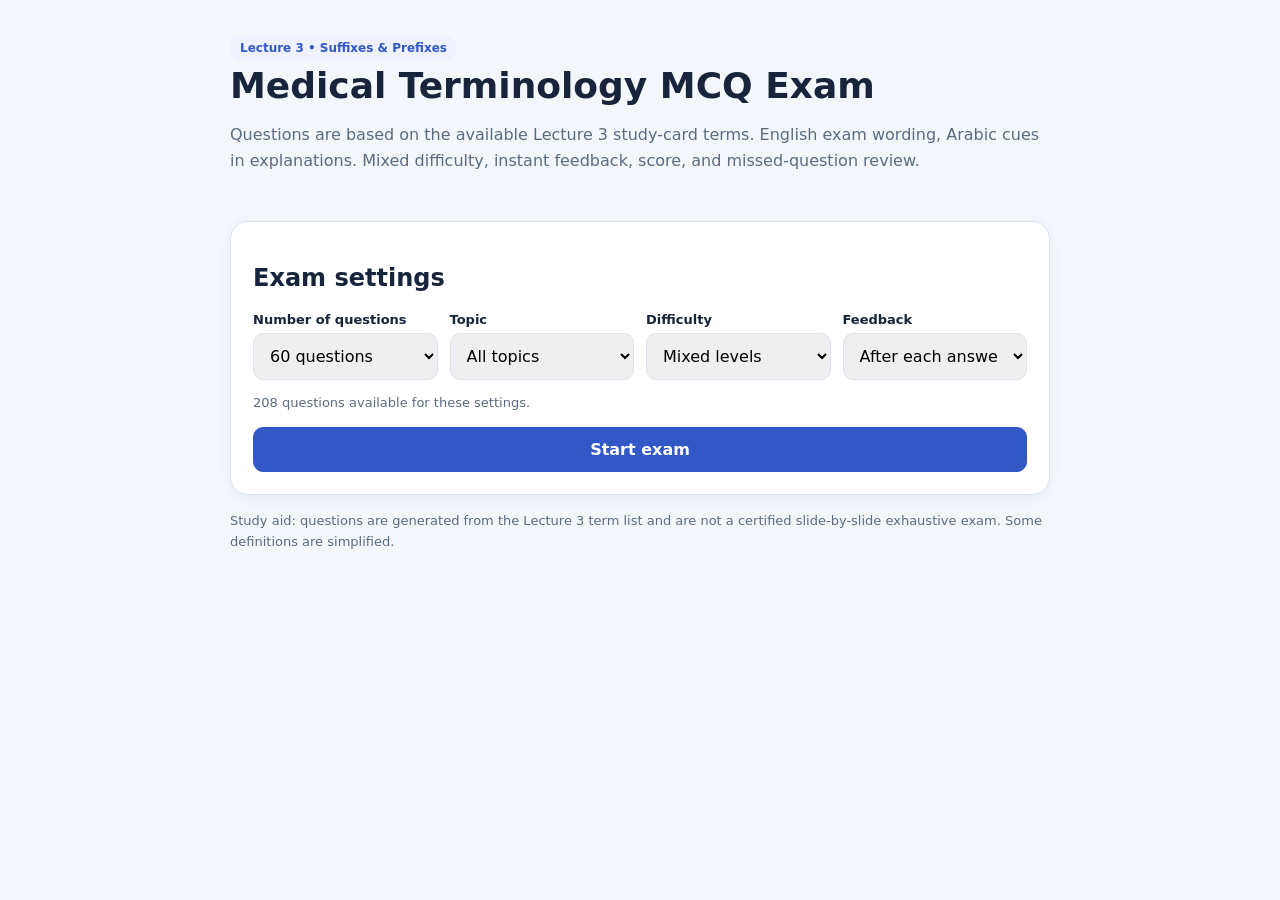
<file: 07-medical-terminology-lecture3-mcq-exam-1-html.html>
<!doctype html><html lang="en"><head><meta charset="utf-8"><meta name="viewport" content="width=device-width,initial-scale=1"><title>Medical Terminology Lecture 3 — MCQ Exam</title><style>
:root{--bg:#f3f6fb;--card:#fff;--ink:#17243b;--sub:#5b6b81;--blue:#3257c7;--border:#dbe3f1;--good:#137a56;--bad:#b93445}*{box-sizing:border-box}body{font-family:system-ui,-apple-system,Segoe UI,Arial,sans-serif;margin:0;background:var(--bg);color:var(--ink)}main{max-width:850px;margin:auto;padding:20px 15px 70px}header{padding:16px 0}h1{font-size:clamp(24px,4vw,36px);margin:5px 0}p{line-height:1.6;color:var(--sub)}.panel{background:var(--card);border:1px solid var(--border);border-radius:18px;padding:22px;margin:16px 0;box-shadow:0 4px 16px #1b35500c}.controls{display:grid;grid-template-columns:repeat(auto-fit,minmax(155px,1fr));gap:12px}label{font-weight:650;font-size:13px;display:block;margin-bottom:6px}select,button{font:inherit;border-radius:10px;padding:12px;border:1px solid var(--border);width:100%}button{cursor:pointer;background:#fff;color:var(--ink);font-weight:650}button.primary{background:var(--blue);color:white;border-color:var(--blue)}button:disabled{opacity:.55;cursor:not-allowed}.option{text-align:left;margin:8px 0;display:flex;gap:12px;align-items:flex-start}.option .letter{border:1px solid var(--border);border-radius:8px;min-width:30px;text-align:center}.option.selected{border:2px solid var(--blue);background:#eef2ff}.option.correct{border:2px solid var(--good);background:#e8f7f0}.option.wrong{border:2px solid var(--bad);background:#fff0f1}.badge{display:inline-block;background:#eef2ff;color:#3257c7;padding:5px 10px;border-radius:30px;font-size:12px;font-weight:700}.bar{height:9px;background:#e7ecf5;border-radius:99px;overflow:hidden}.bar>div{height:100%;background:var(--blue);transition:width .2s}.topline{display:flex;justify-content:space-between;gap:10px;flex-wrap:wrap;margin-bottom:14px}.explain{border-left:4px solid var(--blue);padding:12px;background:#f5f7ff;margin-top:16px;line-height:1.65}.nav{display:flex;gap:10px;margin-top:18px}.nav button{flex:1}.muted{color:var(--sub);font-size:13px}.hidden{display:none}.statgrid{display:grid;grid-template-columns:repeat(3,1fr);gap:10px}.stat{text-align:center;background:#f5f7fc;padding:14px;border-radius:12px}.stat strong{display:block;font-size:25px}.reviewitem{padding:12px;border-bottom:1px solid var(--border)}.arabic{direction:rtl;unicode-bidi:plaintext}</style></head><body><main><header><span class="badge">Lecture 3 • Suffixes & Prefixes</span><h1>Medical Terminology MCQ Exam</h1><p>Questions are based on the available Lecture 3 study-card terms. English exam wording, Arabic cues in explanations. Mixed difficulty, instant feedback, score, and missed-question review.</p></header><section id="setup" class="panel"><h2>Exam settings</h2><div class="controls"><div><label for="count">Number of questions</label><select id="count"><option value="20">20 questions</option><option value="40">40 questions</option><option value="60" selected>60 questions</option><option value="100">100 questions</option><option value="all">All available questions</option></select></div><div><label for="topic">Topic</label><select id="topic"><option value="all">All topics</option></select></div><div><label for="difficulty">Difficulty</label><select id="difficulty"><option value="all">Mixed levels</option><option>Easy</option><option>Medium</option><option>Hard</option></select></div><div><label for="mode">Feedback</label><select id="mode"><option value="instant">After each answer</option><option value="end">At exam end</option></select></div></div><p class="muted" id="available"></p><button class="primary" id="start">Start exam</button></section><section id="exam" class="hidden"><div class="panel"><div class="topline"><span id="counter" class="badge"></span><span id="topiclabel" class="muted"></span></div><div class="bar"><div id="progress"></div></div><h2 id="question"></h2><div id="options"></div><div id="feedback" class="explain hidden"></div><div class="nav"><button id="prev">Previous</button><button id="next" class="primary">Next</button></div></div></section><section id="results" class="panel hidden"><h2>Exam results</h2><div class="statgrid"><div class="stat"><strong id="score"></strong>Score</div><div class="stat"><strong id="correct"></strong>Correct</div><div class="stat"><strong id="incorrect"></strong>Incorrect</div></div><p id="resultnote"></p><div class="nav"><button id="retry" class="primary">New exam</button><button id="missed">Retry missed</button></div><h3>Answer review</h3><div id="review"></div></section><p class="muted">Study aid: questions are generated from the Lecture 3 term list and are not a certified slide-by-slide exhaustive exam. Some definitions are simplified.</p></main><script>const bank=[{"q": "Which medical term matches this definition?  Toxic to nerves", "options": ["Hysteroptosis", "Myosclerosis", "Hematemesis", "Neurotoxic"], "answer": 3, "explain": "Neurotoxic = Toxic to nerves (سام للأعصاب)", "group": "Pathological examples", "level": "Medium"}, {"q": "What is the meaning of Fertile?", "options": ["Pertaining to tears", "Capable of reproduction", "Pertaining to duodenum", "Pertaining to saliva"], "answer": 1, "explain": "Fertile = Capable of reproduction (خصب)", "group": "Adjective examples", "level": "Hard"}, {"q": "What is the meaning of Immotile?", "options": ["Unable to move", "Reduced red cells or hemoglobin", "Of uniform composition", "Extra nipples"], "answer": 0, "explain": "Immotile = Unable to move (غير متحرك)", "group": "Other prefix examples", "level": "Easy"}, {"q": "What is the meaning of -sclerosis?", "options": ["Formation or origin", "Pain", "Hardening", "Drooping or displacement downward"], "answer": 2, "explain": "-sclerosis = Hardening (تصلب)", "group": "Pathological suffixes", "level": "Easy"}, {"q": "What is the meaning of Monoplegia?", "options": ["Cutting into two halves", "Abnormally large head", "Woman who has given birth two or more times", "Paralysis of one limb"], "answer": 3, "explain": "Monoplegia = Paralysis of one limb (شلل طرف واحد)", "group": "Number examples", "level": "Hard"}, {"q": "What is the meaning of hemi-?", "options": ["One", "Excessive or above normal", "Large", "Half"], "answer": 3, "explain": "hemi- = Half (نصف)", "group": "Number and size prefixes", "level": "Easy"}, {"q": "What is the meaning of Jejunostomy?", "options": ["Creation of opening into jejunum", "Creation of opening into colon", "Crushing of a nerve", "Instrument for cutting skin"], "answer": 0, "explain": "Jejunostomy = Creation of opening into jejunum (إنشاء فتحة بالصائم)", "group": "Surgical examples", "level": "Easy"}, {"q": "What is the meaning of -ary?", "options": ["Having a fever", "Pertaining to", "Below the skin", "Pertaining to tonsil"], "answer": 1, "explain": "-ary = Pertaining to (متعلق بـ)", "group": "Adjective suffixes", "level": "Hard"}, {"q": "What is the meaning of -stomy?", "options": ["Surgical repair", "Surgical puncture", "Creation of an opening", "Incision into"], "answer": 2, "explain": "-stomy = Creation of an opening (إنشاء فتحة)", "group": "Surgical suffixes", "level": "Hard"}, {"q": "What is the meaning of -tripsy?", "options": ["Crushing", "Incision into", "Surgical removal", "Surgical puncture"], "answer": 0, "explain": "-tripsy = Crushing (تفتيت)", "group": "Surgical suffixes", "level": "Hard"}, {"q": "What is the meaning of -emesis?", "options": ["Vomiting", "Poisonous", "Drooping or displacement downward", "Producing or causing"], "answer": 0, "explain": "-emesis = Vomiting (قيء)", "group": "Pathological suffixes", "level": "Easy"}, {"q": "Which medical term matches this definition?  Pain", "options": ["-lith", "-oma", "-algia", "-gen"], "answer": 2, "explain": "-algia = Pain (ألم)", "group": "Pathological suffixes", "level": "Medium"}, {"q": "What is the meaning of Homogeneous?", "options": ["Against fungi", "Of uniform composition", "Not fully developed", "Failure of development"], "answer": 1, "explain": "Homogeneous = Of uniform composition (متجانس)", "group": "Other prefix examples", "level": "Hard"}, {"q": "Which medical term matches this definition?  Pertaining to or characterized by", "options": ["-ous", "-ac", "-ar", "-ic"], "answer": 0, "explain": "-ous = Pertaining to or characterized by (متعلق بـ)", "group": "Adjective suffixes", "level": "Medium"}, {"q": "What is the meaning of Arrhythmia?", "options": ["Of uniform composition", "Abnormal functioning", "Impaired absorption", "Abnormal heart rhythm"], "answer": 3, "explain": "Arrhythmia = Abnormal heart rhythm (اضطراب نظم القلب)", "group": "Other prefix examples", "level": "Hard"}, {"q": "Which medical term matches this definition?  Excessive or above normal", "options": ["mono-", "macro-", "hyper-", "tri-"], "answer": 2, "explain": "hyper- = Excessive or above normal (زيادة)", "group": "Number and size prefixes", "level": "Medium"}, {"q": "What is the meaning of macro-?", "options": ["Large", "Small", "One", "One"], "answer": 0, "explain": "macro- = Large (كبير)", "group": "Number and size prefixes", "level": "Hard"}, {"q": "What is the meaning of Myalgia?", "options": ["Benign glandular tumor", "Muscle pain", "Increase in number of cells", "Inflammation of liver"], "answer": 1, "explain": "Myalgia = Muscle pain (ألم العضلات)", "group": "Pathological examples", "level": "Hard"}, {"q": "What is the meaning of Antibody?", "options": ["Immune protein binding an antigen", "Joining or fusion", "Abnormal heart rhythm", "Without fever"], "answer": 0, "explain": "Antibody = Immune protein binding an antigen (جسم مضاد)", "group": "Other prefix examples", "level": "Hard"}, {"q": "What is the meaning of -plasty?", "options": ["Surgical removal", "Surgical repair", "Crushing", "Instrument for cutting"], "answer": 1, "explain": "-plasty = Surgical repair (ترميم)", "group": "Surgical suffixes", "level": "Easy"}, {"q": "What is the meaning of Otoscope?", "options": ["Instrument to examine rectum", "Record of electrical activity of brain", "Imaging using radiation", "Instrument to examine ear"], "answer": 3, "explain": "Otoscope = Instrument to examine ear (منظار الأذن)", "group": "Diagnostic examples", "level": "Hard"}, {"q": "What is the meaning of super-?", "options": ["Below", "Around", "Within", "Above or excessive"], "answer": 3, "explain": "super- = Above or excessive (فوق)", "group": "Location and time prefixes", "level": "Hard"}, {"q": "What is the meaning of Hematemesis?", "options": ["Vomiting blood", "Prolapse of uterus", "Benign glandular tumor", "Muscle pain"], "answer": 0, "explain": "Hematemesis = Vomiting blood (تقيؤ الدم)", "group": "Pathological examples", "level": "Hard"}, {"q": "What is the meaning of Encephalomalacia?", "options": ["Hardening of muscle", "Nasal discharge", "Softening of brain tissue", "Discharge from ear"], "answer": 2, "explain": "Encephalomalacia = Softening of brain tissue (تليّن الدماغ)", "group": "Pathological examples", "level": "Easy"}, {"q": "What is the meaning of micro-?", "options": ["One", "Half", "Small", "One"], "answer": 2, "explain": "micro- = Small (صغير)", "group": "Number and size prefixes", "level": "Easy"}, {"q": "What is the meaning of Rhinorrhaphy?", "options": ["Surgical repair of breast", "Removal of tonsils", "Suturing of nose", "Incision into colon"], "answer": 2, "explain": "Rhinorrhaphy = Suturing of nose (خياطة الأنف)", "group": "Surgical examples", "level": "Hard"}, {"q": "Which medical term matches this definition?  Against or opposite", "options": ["a-", "contra-", "pseudo-", "syn-"], "answer": 1, "explain": "contra- = Against or opposite (مضاد)", "group": "Negation and relation prefixes", "level": "Medium"}, {"q": "Which medical term matches this definition?  Surgical fixation of kidney", "options": ["Pleurocentesis", "Dermatome", "Neurotripsy", "Nephropexy"], "answer": 3, "explain": "Nephropexy = Surgical fixation of kidney (تثبيت الكلية)", "group": "Surgical examples", "level": "Medium"}, {"q": "What is the meaning of -ac?", "options": ["Pertaining to tears", "Pertaining to ilium", "Cord containing structures supplying testis", "Pertaining to"], "answer": 3, "explain": "-ac = Pertaining to (متعلق بـ)", "group": "Adjective suffixes", "level": "Hard"}, {"q": "What is the meaning of intra-?", "options": ["Within", "Below or deficient", "Around", "Before"], "answer": 0, "explain": "intra- = Within (داخل)", "group": "Location and time prefixes", "level": "Easy"}, {"q": "What is the meaning of Axillary?", "options": ["Pertaining to tears", "Having a fever", "Pertaining to duodenum", "Pertaining to armpit"], "answer": 3, "explain": "Axillary = Pertaining to armpit (إبطي)", "group": "Adjective examples", "level": "Hard"}, {"q": "Which medical term matches this definition?  Not", "options": ["ir-", "tachy-", "pan-", "a-"], "answer": 0, "explain": "ir- = Not (غير)", "group": "Negation and relation prefixes", "level": "Medium"}, {"q": "What is the meaning of Spermatic cord?", "options": ["Pertaining to armpit", "Oil-secreting gland", "Cord containing structures supplying testis", "Pertaining to physiology"], "answer": 2, "explain": "Spermatic cord = Cord containing structures supplying testis (الحبل المنوي)", "group": "Adjective examples", "level": "Easy"}, {"q": "What is the meaning of im-?", "options": ["Bad or abnormal", "Against or opposite", "Together", "Not"], "answer": 3, "explain": "im- = Not (غير)", "group": "Negation and relation prefixes", "level": "Easy"}, {"q": "What is the meaning of Areflexia?", "options": ["Absence of reflexes", "Joining or fusion", "On opposite side", "Against viruses"], "answer": 0, "explain": "Areflexia = Absence of reflexes (غياب المنعكسات)", "group": "Other prefix examples", "level": "Easy"}, {"q": "Which medical term matches this definition?  Abnormally fast heart rate", "options": ["Supernumerary nipples", "Anemia", "Areflexia", "Tachycardia"], "answer": 3, "explain": "Tachycardia = Abnormally fast heart rate (تسارع القلب)", "group": "Other prefix examples", "level": "Medium"}, {"q": "Which medical term matches this definition?  Formation and development of embryo", "options": ["Hepatitis", "Embryogenesis", "Encephalomalacia", "Scleroderma"], "answer": 1, "explain": "Embryogenesis = Formation and development of embryo (تكوّن الجنين)", "group": "Pathological examples", "level": "Medium"}, {"q": "What is the meaning of Colostomy?", "options": ["Crushing of a nerve", "Instrument for cutting skin", "Removal of all or part of stomach", "Creation of opening into colon"], "answer": 3, "explain": "Colostomy = Creation of opening into colon (إنشاء فتحة بالقولون)", "group": "Surgical examples", "level": "Hard"}, {"q": "Which medical term matches this definition?  Incision into", "options": ["-pexy", "-ectomy", "-rrhaphy", "-tomy"], "answer": 3, "explain": "-tomy = Incision into (شق)", "group": "Surgical suffixes", "level": "Medium"}, {"q": "Which medical term matches this definition?  Impaired absorption", "options": ["Malfunction", "Areflexia", "Malabsorption", "Antifungal"], "answer": 2, "explain": "Malabsorption = Impaired absorption (سوء امتصاص)", "group": "Other prefix examples", "level": "Medium"}, {"q": "What is the meaning of tachy-?", "options": ["Fast", "Not", "Not", "False"], "answer": 0, "explain": "tachy- = Fast (سريع)", "group": "Negation and relation prefixes", "level": "Easy"}, {"q": "What is the meaning of Hypogastric?", "options": ["Beyond violet in electromagnetic spectrum", "Before surgery", "Depression above clavicle", "Below stomach region"], "answer": 3, "explain": "Hypogastric = Below stomach region (تحت المعدة)", "group": "Location examples", "level": "Easy"}, {"q": "Which medical term matches this definition?  Not fully developed", "options": ["Immature", "Symbiosis", "Malfunction", "Areflexia"], "answer": 0, "explain": "Immature = Not fully developed (غير ناضج)", "group": "Other prefix examples", "level": "Medium"}, {"q": "What is the meaning of circum-?", "options": ["Around", "Below or deficient", "Beyond", "Before"], "answer": 0, "explain": "circum- = Around (حول)", "group": "Location and time prefixes", "level": "Hard"}, {"q": "What is the meaning of Medical?", "options": ["Pertaining to ilium", "Below the skin", "Pertaining to tears", "Pertaining to medicine"], "answer": 3, "explain": "Medical = Pertaining to medicine (طبي)", "group": "Adjective examples", "level": "Easy"}, {"q": "Which medical term matches this definition?  Apparent enlargement without true muscle hypertrophy", "options": ["Aplasia", "Pseudohypertrophy", "Contralateral", "Malabsorption"], "answer": 1, "explain": "Pseudohypertrophy = Apparent enlargement without true muscle hypertrophy (تضخم كاذب)", "group": "Other prefix examples", "level": "Medium"}, {"q": "What is the meaning of Thrombocytopenia?", "options": ["Substance capable of provoking an immune response", "Low platelet count", "Benign glandular tumor", "Inflammation of ear"], "answer": 1, "explain": "Thrombocytopenia = Low platelet count (نقص الصفائح)", "group": "Pathological examples", "level": "Easy"}, {"q": "Which medical term matches this definition?  Around", "options": ["peri-", "hypo-", "pro-", "intra-"], "answer": 0, "explain": "peri- = Around (حول)", "group": "Location and time prefixes", "level": "Medium"}, {"q": "What is the meaning of Fecalith?", "options": ["Muscle pain", "Hardened mass of feces", "Discharge from ear", "Inflammation of liver"], "answer": 1, "explain": "Fecalith = Hardened mass of feces (حصاة برازية)", "group": "Pathological examples", "level": "Hard"}, {"q": "Which medical term matches this definition?  Flow or discharge", "options": ["-lith", "-plasia", "-rrhea", "-sclerosis"], "answer": 2, "explain": "-rrhea = Flow or discharge (سيلان)", "group": "Pathological suffixes", "level": "Medium"}, {"q": "What is the meaning of -lith?", "options": ["Vomiting", "Formation or development", "Pain", "Stone"], "answer": 3, "explain": "-lith = Stone (حصاة)", "group": "Pathological suffixes", "level": "Easy"}, {"q": "What is the meaning of Splenopexy?", "options": ["Crushing of a nerve", "Incision into colon", "Surgical fixation of spleen", "Surgical repair of skin"], "answer": 2, "explain": "Splenopexy = Surgical fixation of spleen (تثبيت الطحال)", "group": "Surgical examples", "level": "Hard"}, {"q": "What is the meaning of -tome?", "options": ["Instrument for cutting", "Surgical fixation", "Surgical removal", "Creation of an opening"], "answer": 0, "explain": "-tome = Instrument for cutting (أداة قطع)", "group": "Surgical suffixes", "level": "Easy"}, {"q": "What is the meaning of -ule?", "options": ["Specialist in study of", "Medical treatment or specialty", "Small", "Specialist or practitioner"], "answer": 2, "explain": "-ule = Small (صغير)", "group": "Other suffixes", "level": "Easy"}, {"q": "What is the meaning of syn-?", "options": ["Together", "Not", "All", "Different"], "answer": 0, "explain": "syn- = Together (معًا)", "group": "Negation and relation prefixes", "level": "Hard"}, {"q": "Which medical term matches this definition?  Inflammation of liver", "options": ["Hematemesis", "Otorrhea", "Hyperplasia", "Hepatitis"], "answer": 3, "explain": "Hepatitis = Inflammation of liver (التهاب الكبد)", "group": "Pathological examples", "level": "Medium"}, {"q": "What is the meaning of -ptosis?", "options": ["Hernia or protrusion", "Vomiting", "Drooping or displacement downward", "Pain"], "answer": 2, "explain": "-ptosis = Drooping or displacement downward (هبوط)", "group": "Pathological suffixes", "level": "Easy"}, {"q": "Which medical term matches this definition?  Many or excessive", "options": ["tri-", "uni-", "mono-", "poly-"], "answer": 3, "explain": "poly- = Many or excessive (كثير)", "group": "Number and size prefixes", "level": "Medium"}, {"q": "What is the meaning of tri-?", "options": ["Three", "Small", "Large", "Excessive or above normal"], "answer": 0, "explain": "tri- = Three (ثلاثة)", "group": "Number and size prefixes", "level": "Hard"}, {"q": "What is the meaning of Subcostal nerve?", "options": ["Nerve below rib", "Beyond violet in electromagnetic spectrum", "Circular limb movement", "Space between cells or tissues"], "answer": 0, "explain": "Subcostal nerve = Nerve below rib (عصب تحت الضلع)", "group": "Location examples", "level": "Hard"}, {"q": "What is the meaning of Antiviral?", "options": ["Impaired absorption", "Against viruses", "Not fully developed", "Living together of different organisms"], "answer": 1, "explain": "Antiviral = Against viruses (مضاد للفيروسات)", "group": "Other prefix examples", "level": "Easy"}, {"q": "Which medical term matches this definition?  Small airway branch", "options": ["Cardiologist", "Alcoholism", "Physiatry", "Bronchiole"], "answer": 3, "explain": "Bronchiole = Small airway branch (قصيبة)", "group": "Other suffix examples", "level": "Medium"}, {"q": "Which medical term matches this definition?  Without or absence", "options": ["a-", "in-", "sym-", "syn-"], "answer": 0, "explain": "a- = Without or absence (غياب)", "group": "Negation and relation prefixes", "level": "Medium"}, {"q": "What is the meaning of Neurotripsy?", "options": ["Crushing of a nerve", "Creation of opening into jejunum", "Instrument for cutting skin", "Removal of a breast"], "answer": 0, "explain": "Neurotripsy = Crushing of a nerve (تفتيت عصب)", "group": "Surgical examples", "level": "Easy"}, {"q": "What is the meaning of Hypodermic?", "options": ["Pertaining to saliva", "Below the skin", "Intestinal obstruction from impaired motility", "Pertaining to duodenum"], "answer": 1, "explain": "Hypodermic = Below the skin (تحت الجلد)", "group": "Adjective examples", "level": "Hard"}, {"q": "What is the meaning of -iatry?", "options": ["Specialist or practitioner", "Small", "Specialist in study of", "Medical treatment or specialty"], "answer": 3, "explain": "-iatry = Medical treatment or specialty (تخصص علاجي)", "group": "Other suffixes", "level": "Hard"}, {"q": "Which medical term matches this definition?  Against fungi", "options": ["Antifungal", "Homogeneous", "Heterozygous", "Antibody"], "answer": 0, "explain": "Antifungal = Against fungi (مضاد للفطريات)", "group": "Other prefix examples", "level": "Medium"}, {"q": "Which medical term matches this definition?  High blood pressure", "options": ["Unilateral", "Microcephaly", "Hypertension", "Macrocephaly"], "answer": 2, "explain": "Hypertension = High blood pressure (ارتفاع ضغط الدم)", "group": "Number examples", "level": "Medium"}, {"q": "Which term means: Surgical fixation of kidney?", "options": ["Splenopexy", "Mastectomy", "Tonsillectomy", "Nephropexy"], "answer": 3, "explain": "Nephropexy = Surgical fixation of kidney; Mastectomy = Removal of a breast", "group": "Comparisons", "level": "Hard"}, {"q": "What is the meaning of Colotomy?", "options": ["Creation of opening into colon", "Incision into colon", "Surgical fixation of uterus", "Surgical puncture of the pleural cavity"], "answer": 1, "explain": "Colotomy = Incision into colon (شق القولون)", "group": "Surgical examples", "level": "Hard"}, {"q": "What is the meaning of Intractable pain?", "options": ["Absence of semen", "Not complete", "Without fever", "Pain difficult to control"], "answer": 3, "explain": "Intractable pain = Pain difficult to control (ألم مستعصٍ)", "group": "Other prefix examples", "level": "Hard"}, {"q": "What is the meaning of Malfunction?", "options": ["Failure of development", "Abnormal functioning", "Joining or fusion", "Of uniform composition"], "answer": 1, "explain": "Malfunction = Abnormal functioning (خلل وظيفي)", "group": "Other prefix examples", "level": "Easy"}, {"q": "Which medical term matches this definition?  Above", "options": ["intra-", "infra-", "sub-", "supra-"], "answer": 3, "explain": "supra- = Above (فوق)", "group": "Location and time prefixes", "level": "Medium"}, {"q": "What is the meaning of Adenoma?", "options": ["Prolapse of uterus", "Benign glandular tumor", "Inflammation of liver", "Toxic to kidneys"], "answer": 1, "explain": "Adenoma = Benign glandular tumor (ورم غدي حميد)", "group": "Pathological examples", "level": "Hard"}, {"q": "Which medical term matches this definition?  Absence of semen", "options": ["Symbiosis", "Areflexia", "Symphysis", "Aspermia"], "answer": 3, "explain": "Aspermia = Absence of semen (غياب المني)", "group": "Other prefix examples", "level": "Medium"}, {"q": "Which medical term matches this definition?  Specialist in study of", "options": ["-iatry", "-ule", "-logist", "-ician"], "answer": 2, "explain": "-logist = Specialist in study of (اختصاصي علم)", "group": "Other suffixes", "level": "Medium"}, {"q": "Which medical term matches this definition?  Poisonous", "options": ["-toxic", "-malacia", "-oma", "-penia"], "answer": 0, "explain": "-toxic = Poisonous (سام)", "group": "Pathological suffixes", "level": "Medium"}, {"q": "Which medical term matches this definition?  Pertaining to tears", "options": ["Duodenal", "Clavicular", "Lacrimal", "Medical"], "answer": 2, "explain": "Lacrimal = Pertaining to tears (دمعي)", "group": "Adjective examples", "level": "Medium"}, {"q": "Which medical term matches this definition?  Removal of a breast", "options": ["Pericardiocentesis", "Dermatome", "Gastrectomy", "Mastectomy"], "answer": 3, "explain": "Mastectomy = Removal of a breast (استئصال الثدي)", "group": "Surgical examples", "level": "Medium"}, {"q": "Which medical term matches this definition?  Pertaining to", "options": ["-ic", "Spermatic cord", "Iliac", "Medical"], "answer": 0, "explain": "-ic = Pertaining to (متعلق بـ)", "group": "Adjective suffixes", "level": "Medium"}, {"q": "What is the meaning of Hyperglycemia?", "options": ["Abnormally large head", "Cutting into two halves", "High blood glucose", "Abnormally small head"], "answer": 2, "explain": "Hyperglycemia = High blood glucose (ارتفاع سكر الدم)", "group": "Number examples", "level": "Hard"}, {"q": "What is the meaning of Geriatrician?", "options": ["Abnormally excessive growth", "Physician specializing in older adults", "Heart specialist", "Kidney specialist"], "answer": 1, "explain": "Geriatrician = Physician specializing in older adults (طبيب شيخوخة)", "group": "Other suffix examples", "level": "Easy"}, {"q": "Which medical term matches this definition?  Skin specialist", "options": ["Dermatologist", "Pustule", "Bronchiole", "Cardiologist"], "answer": 0, "explain": "Dermatologist = Skin specialist (طبيب جلدية)", "group": "Other suffix examples", "level": "Medium"}, {"q": "Which medical term matches this definition?  Pertaining to clavicle", "options": ["Febrile", "Physiological", "Sebaceous gland", "Clavicular"], "answer": 3, "explain": "Clavicular = Pertaining to clavicle (ترقوي)", "group": "Adjective examples", "level": "Medium"}, {"q": "Which medical term matches this definition?  Woman who has given birth two or more times", "options": ["Polyphagia", "Multipara", "Microcephaly", "Macrocephaly"], "answer": 1, "explain": "Multipara = Woman who has given birth two or more times (متعددة الولادات)", "group": "Number examples", "level": "Medium"}, {"q": "What is the meaning of ultra-?", "options": ["Around", "Before or forward", "Beyond", "Within"], "answer": 2, "explain": "ultra- = Beyond (ما وراء)", "group": "Location and time prefixes", "level": "Easy"}, {"q": "What is the meaning of -eal?", "options": ["Capable of reproduction", "Pertaining to", "Pertaining to tonsil", "Pertaining to armpit"], "answer": 1, "explain": "-eal = Pertaining to (متعلق بـ)", "group": "Adjective suffixes", "level": "Easy"}, {"q": "Which medical term matches this definition?  Condition or state", "options": ["-ism", "-ician", "-ole", "-logist"], "answer": 0, "explain": "-ism = Condition or state (حالة)", "group": "Other suffixes", "level": "Medium"}, {"q": "What is the meaning of Unilateral?", "options": ["Abnormally large head", "On one side", "High blood glucose", "Woman who has given birth two or more times"], "answer": 1, "explain": "Unilateral = On one side (أحادي الجانب)", "group": "Number examples", "level": "Easy"}, {"q": "What is the meaning of Rhinorrhea?", "options": ["Nasal discharge", "Hardening of skin", "Softening of brain tissue", "Hardened mass of feces"], "answer": 0, "explain": "Rhinorrhea = Nasal discharge (سيلان الأنف)", "group": "Pathological examples", "level": "Hard"}, {"q": "What is the meaning of Psychiatry?", "options": ["Small airway branch", "Small pus-containing skin lesion", "Kidney specialist", "Medical specialty of mental health"], "answer": 3, "explain": "Psychiatry = Medical specialty of mental health (الطب النفسي)", "group": "Other suffix examples", "level": "Hard"}, {"q": "Which medical term matches this definition?  Suturing", "options": ["-stomy", "-rrhaphy", "-tomy", "-tome"], "answer": 1, "explain": "-rrhaphy = Suturing (خياطة)", "group": "Surgical suffixes", "level": "Medium"}, {"q": "What is the meaning of Tonsillar?", "options": ["Capable of reproduction", "Pertaining to tonsil", "Pertaining to tears", "Pertaining to ilium"], "answer": 1, "explain": "Tonsillar = Pertaining to tonsil (لوزي)", "group": "Adjective examples", "level": "Easy"}, {"q": "What is the meaning of -ical?", "options": ["Pertaining to armpit", "Pertaining to peritoneum", "Pertaining to", "Pertaining to physiology"], "answer": 2, "explain": "-ical = Pertaining to (متعلق بـ)", "group": "Adjective suffixes", "level": "Hard"}, {"q": "What is the meaning of Radiography?", "options": ["Instrument to examine ear", "Instrument to examine rectum", "Imaging using radiation", "Record of electrical activity of brain"], "answer": 2, "explain": "Radiography = Imaging using radiation (تصوير بالأشعة)", "group": "Diagnostic examples", "level": "Easy"}, {"q": "What is the meaning of -centesis?", "options": ["Incision into", "Surgical puncture", "Creation of an opening", "Instrument for cutting"], "answer": 1, "explain": "-centesis = Surgical puncture (بزل)", "group": "Surgical suffixes", "level": "Easy"}, {"q": "Which medical term matches this definition?  Condition involving alcohol dependence", "options": ["Giantism", "Pustule", "Alcoholism", "Psychiatry"], "answer": 2, "explain": "Alcoholism = Condition involving alcohol dependence (اضطراب استعمال الكحول)", "group": "Other suffix examples", "level": "Medium"}, {"q": "What is the meaning of -penia?", "options": ["Deficiency or decrease", "Hernia or protrusion", "Stone", "Producing or causing"], "answer": 0, "explain": "-penia = Deficiency or decrease (نقص)", "group": "Pathological suffixes", "level": "Easy"}, {"q": "Which medical term matches this definition?  Surgical removal", "options": ["-ectomy", "-rrhaphy", "-centesis", "-plasty"], "answer": 0, "explain": "-ectomy = Surgical removal (استئصال)", "group": "Surgical suffixes", "level": "Medium"}, {"q": "What is the meaning of hypo-?", "options": ["Before", "Within", "Below or deficient", "Between"], "answer": 2, "explain": "hypo- = Below or deficient (تحت أو نقص)", "group": "Location and time prefixes", "level": "Hard"}, {"q": "What is the meaning of Hysteroptosis?", "options": ["Benign glandular tumor", "Hardened mass of feces", "Prolapse of uterus", "Protrusion of meninges"], "answer": 2, "explain": "Hysteroptosis = Prolapse of uterus (هبوط الرحم)", "group": "Pathological examples", "level": "Easy"}, {"q": "What is the meaning of homo-?", "options": ["Without or absence", "Against", "Not", "Same"], "answer": 3, "explain": "homo- = Same (مماثل)", "group": "Negation and relation prefixes", "level": "Easy"}, {"q": "Which medical term matches this definition?  Having two different alleles", "options": ["Anemia", "Homogeneous", "Heterozygous", "Intractable pain"], "answer": 2, "explain": "Heterozygous = Having two different alleles (متغاير الزيجوت)", "group": "Other prefix examples", "level": "Medium"}, {"q": "What is the meaning of -rrhexis?", "options": ["Rupture", "Drooping or displacement downward", "Poisonous", "Formation or origin"], "answer": 0, "explain": "-rrhexis = Rupture (تمزق)", "group": "Pathological suffixes", "level": "Hard"}, {"q": "What is the meaning of -tic?", "options": ["Intestinal obstruction from impaired motility", "Pertaining to armpit", "Pertaining to", "Pertaining to tears"], "answer": 2, "explain": "-tic = Pertaining to (متعلق بـ)", "group": "Adjective suffixes", "level": "Hard"}, {"q": "What is the meaning of -ile?", "options": ["Pertaining to or characterized by", "Pertaining to or capable of", "Pertaining to", "Pertaining to"], "answer": 1, "explain": "-ile = Pertaining to or capable of (متعلق بـ)", "group": "Adjective suffixes", "level": "Easy"}, {"q": "Which medical term matches this definition?  Physical medicine and rehabilitation", "options": ["Physiatry", "Albinism", "Psychiatry", "Giantism"], "answer": 0, "explain": "Physiatry = Physical medicine and rehabilitation (طب التأهيل)", "group": "Other suffix examples", "level": "Medium"}, {"q": "Which medical term matches this definition?  One", "options": ["macro-", "poly-", "tri-", "mono-"], "answer": 3, "explain": "mono- = One (واحد)", "group": "Number and size prefixes", "level": "Medium"}, {"q": "Which medical term matches this definition?  Under", "options": ["hypo-", "sub-", "peri-", "inter-"], "answer": 1, "explain": "sub- = Under (تحت)", "group": "Location and time prefixes", "level": "Medium"}, {"q": "Which medical term matches this definition?  Tumor of fatty tissue", "options": ["Myalgia", "Otorrhea", "Adenoma", "Lipoma"], "answer": 3, "explain": "Lipoma = Tumor of fatty tissue (ورم دهني)", "group": "Pathological examples", "level": "Medium"}, {"q": "Which medical term matches this definition?  Together", "options": ["sym-", "im-", "homo-", "anti-"], "answer": 0, "explain": "sym- = Together (معًا)", "group": "Negation and relation prefixes", "level": "Medium"}, {"q": "What is the meaning of Scleroderma?", "options": ["Low platelet count", "Hardening of skin", "Substance capable of provoking an immune response", "Inflammation of liver"], "answer": 1, "explain": "Scleroderma = Hardening of skin (تصلب الجلد)", "group": "Pathological examples", "level": "Hard"}, {"q": "What is the meaning of Angiorrhexis?", "options": ["Tumor of fatty tissue", "Impaired language function", "Toxic to kidneys", "Rupture of a blood vessel"], "answer": 3, "explain": "Angiorrhexis = Rupture of a blood vessel (تمزق وعاء دموي)", "group": "Pathological examples", "level": "Easy"}, {"q": "What is the meaning of Pancytopenia?", "options": ["Joining or fusion", "Pain difficult to control", "Reduction of all major blood cell types", "Abnormal functioning"], "answer": 2, "explain": "Pancytopenia = Reduction of all major blood cell types (نقص شامل بخلايا الدم)", "group": "Other prefix examples", "level": "Hard"}, {"q": "What is the meaning of Febrile?", "options": ["Pertaining to tonsil", "Having a fever", "Pertaining to clavicle", "Pertaining to saliva"], "answer": 1, "explain": "Febrile = Having a fever (حموي)", "group": "Adjective examples", "level": "Easy"}, {"q": "Which medical term matches this definition?  Bad or abnormal", "options": ["tachy-", "im-", "mal-", "contra-"], "answer": 2, "explain": "mal- = Bad or abnormal (سيء)", "group": "Negation and relation prefixes", "level": "Medium"}, {"q": "What is the meaning of Pustule?", "options": ["Condition involving alcohol dependence", "Small pus-containing skin lesion", "Medical specialty of mental health", "Physical medicine and rehabilitation"], "answer": 1, "explain": "Pustule = Small pus-containing skin lesion (بثرة قيحية)", "group": "Other suffix examples", "level": "Hard"}, {"q": "What is the meaning of Fundoscope?", "options": ["Instrument to examine fundus of eye", "Instrument to examine ear", "Instrument to examine rectum", "Imaging using radiation"], "answer": 0, "explain": "Fundoscope = Instrument to examine fundus of eye (منظار قاع العين)", "group": "Diagnostic examples", "level": "Easy"}, {"q": "Which medical term matches this definition?  Impaired language function", "options": ["Dysphasia", "Myosclerosis", "Hepatitis", "Otitis"], "answer": 0, "explain": "Dysphasia = Impaired language function (اضطراب اللغة)", "group": "Pathological examples", "level": "Medium"}, {"q": "What is the meaning of Macrocephaly?", "options": ["Excessive eating or hunger", "Abnormally large head", "High blood glucose", "Three copies of chromosome 21"], "answer": 1, "explain": "Macrocephaly = Abnormally large head (كبر الرأس)", "group": "Number examples", "level": "Easy"}, {"q": "Which medical term matches this definition?  Failure of development", "options": ["Supernumerary nipples", "Incomplete", "Afebrile", "Aplasia"], "answer": 3, "explain": "Aplasia = Failure of development (عدم التنسج)", "group": "Other prefix examples", "level": "Medium"}, {"q": "Which medical term matches this definition?  Depression above clavicle", "options": ["Ultraviolet", "Infrared", "Retroperitoneal", "Supraclavicular fossa"], "answer": 3, "explain": "Supraclavicular fossa = Depression above clavicle (حفرة فوق الترقوة)", "group": "Location examples", "level": "Medium"}, {"q": "What is the meaning of Circumduction?", "options": ["Depression above clavicle", "Uterus tilted backward", "Below stomach region", "Circular limb movement"], "answer": 3, "explain": "Circumduction = Circular limb movement (حركة دائرية)", "group": "Location examples", "level": "Hard"}, {"q": "Which medical term matches this definition?  Instrument to examine rectum", "options": ["Fundoscope", "Radiography", "Electroencephalogram (EEG)", "Proctoscope"], "answer": 3, "explain": "Proctoscope = Instrument to examine rectum (منظار المستقيم)", "group": "Diagnostic examples", "level": "Medium"}, {"q": "What is the meaning of Prootic?", "options": ["Uterus tilted backward", "Within a blood vessel", "Beyond violet in electromagnetic spectrum", "Situated in front of ear"], "answer": 3, "explain": "Prootic = Situated in front of ear (أمام الأذن)", "group": "Location examples", "level": "Hard"}, {"q": "What is the meaning of Pseudopodia?", "options": ["Unable to move", "Absence of semen", "Without fever", "Temporary cell projections"], "answer": 3, "explain": "Pseudopodia = Temporary cell projections (أقدام كاذبة)", "group": "Other prefix examples", "level": "Easy"}, {"q": "What is the meaning of Supernumerary nipples?", "options": ["Not complete", "Pain difficult to control", "Failure of development", "Extra nipples"], "answer": 3, "explain": "Supernumerary nipples = Extra nipples (حلمات إضافية)", "group": "Other prefix examples", "level": "Hard"}, {"q": "Which medical term matches this definition?  Pertaining to peritoneum", "options": ["Medical", "Tonsillar", "Peritoneal", "Fertile"], "answer": 2, "explain": "Peritoneal = Pertaining to peritoneum (صفاقي)", "group": "Adjective examples", "level": "Medium"}, {"q": "What is the meaning of Colorrhaphy?", "options": ["Surgical fixation of spleen", "Creation of opening into kidney", "Surgical repair of skin", "Suturing of colon"], "answer": 3, "explain": "Colorrhaphy = Suturing of colon (خياطة القولون)", "group": "Surgical examples", "level": "Easy"}, {"q": "What is the meaning of Hemisection?", "options": ["Abnormally large head", "Cutting into two halves", "Three copies of chromosome 21", "Woman who has given birth two or more times"], "answer": 1, "explain": "Hemisection = Cutting into two halves (قطع إلى نصفين)", "group": "Number examples", "level": "Easy"}, {"q": "Which medical term matches this definition?  Not complete", "options": ["Areflexia", "Contralateral", "Heterozygous", "Incomplete"], "answer": 3, "explain": "Incomplete = Not complete (غير مكتمل)", "group": "Other prefix examples", "level": "Medium"}, {"q": "What is the meaning of Cardiologist?", "options": ["Physician specializing in older adults", "Kidney specialist", "Heart specialist", "Condition with reduced or absent melanin"], "answer": 2, "explain": "Cardiologist = Heart specialist (طبيب قلب)", "group": "Other suffix examples", "level": "Hard"}, {"q": "What is the meaning of Irregular pulse?", "options": ["Pulse without regular rhythm", "Of uniform composition", "Failure of development", "Apparent enlargement without true muscle hypertrophy"], "answer": 0, "explain": "Irregular pulse = Pulse without regular rhythm (نبض غير منتظم)", "group": "Other prefix examples", "level": "Easy"}, {"q": "Which medical term matches this definition?  Pertaining to physiology", "options": ["Physiological", "Hypodermic", "Spermatic cord", "Iliac"], "answer": 0, "explain": "Physiological = Pertaining to physiology (فسيولوجي)", "group": "Adjective examples", "level": "Medium"}, {"q": "What is the meaning of Retroverted uterus?", "options": ["Uterus tilted backward", "Before full term", "Below stomach region", "Beyond violet in electromagnetic spectrum"], "answer": 0, "explain": "Retroverted uterus = Uterus tilted backward (رحم مائل للخلف)", "group": "Location examples", "level": "Easy"}, {"q": "What is the meaning of Antigen?", "options": ["Substance capable of provoking an immune response", "Nasal discharge", "Protrusion of meninges", "Dilation of veins of spermatic cord"], "answer": 0, "explain": "Antigen = Substance capable of provoking an immune response (مستضد)", "group": "Pathological examples", "level": "Easy"}, {"q": "What is the meaning of infra-?", "options": ["Below", "Within", "Under", "Above"], "answer": 0, "explain": "infra- = Below (تحت)", "group": "Location and time prefixes", "level": "Easy"}, {"q": "Which medical term matches this definition?  Speech", "options": ["-phasia", "-ptosis", "-gen", "-emesis"], "answer": 0, "explain": "-phasia = Speech (كلام)", "group": "Pathological suffixes", "level": "Medium"}, {"q": "What is the meaning of -genesis?", "options": ["Formation or origin", "Hardening", "Producing or causing", "Deficiency or decrease"], "answer": 0, "explain": "-genesis = Formation or origin (تكوّن)", "group": "Pathological suffixes", "level": "Hard"}, {"q": "Which medical term matches this definition?  Before surgery", "options": ["Prootic", "Preoperative", "Ultraviolet", "Intravascular"], "answer": 1, "explain": "Preoperative = Before surgery (قبل العملية)", "group": "Location examples", "level": "Medium"}, {"q": "What is the meaning of -graphy?", "options": ["Process of recording or imaging", "Instrument for visual examination", "Record or image", "Visual examination"], "answer": 0, "explain": "-graphy = Process of recording or imaging (عملية تصوير)", "group": "Diagnostic suffixes", "level": "Hard"}, {"q": "What is the meaning of Ultraviolet?", "options": ["Situated in front of ear", "Behind peritoneum", "Beyond violet in electromagnetic spectrum", "Below red in electromagnetic spectrum"], "answer": 2, "explain": "Ultraviolet = Beyond violet in electromagnetic spectrum (فوق بنفسجي)", "group": "Location examples", "level": "Hard"}, {"q": "What is the meaning of -oma?", "options": ["Deficiency or decrease", "Flow or discharge", "Formation or development", "Tumor or mass"], "answer": 3, "explain": "-oma = Tumor or mass (ورم)", "group": "Pathological suffixes", "level": "Hard"}, {"q": "Which medical term matches this definition?  Behind peritoneum", "options": ["Retroperitoneal", "Preterm", "Infrared", "Hypogastric"], "answer": 0, "explain": "Retroperitoneal = Behind peritoneum (خلف الصفاق)", "group": "Location examples", "level": "Medium"}, {"q": "What is the meaning of multi-?", "options": ["Many", "Small", "Three", "Excessive or above normal"], "answer": 0, "explain": "multi- = Many (متعدد)", "group": "Number and size prefixes", "level": "Easy"}, {"q": "What is the meaning of -al?", "options": ["Having a fever", "Pertaining to duodenum", "Pertaining to", "Pertaining to or capable of"], "answer": 2, "explain": "-al = Pertaining to (متعلق بـ)", "group": "Adjective suffixes", "level": "Easy"}, {"q": "What is the meaning of pre-?", "options": ["Before", "Between", "Before or forward", "Within"], "answer": 0, "explain": "pre- = Before (قبل)", "group": "Location and time prefixes", "level": "Easy"}, {"q": "What is the meaning of Pleurocentesis?", "options": ["Crushing of a nerve", "Surgical puncture of the pleural cavity", "Instrument for cutting skin", "Suturing of colon"], "answer": 1, "explain": "Pleurocentesis = Surgical puncture of the pleural cavity (بزل التجويف الجنبي)", "group": "Surgical examples", "level": "Easy"}, {"q": "Which medical term matches this definition?  Instrument for cutting skin", "options": ["Dermatome", "Colostomy", "Pericardiocentesis", "Amniocentesis"], "answer": 0, "explain": "Dermatome = Instrument for cutting skin (أداة لقطع الجلد)", "group": "Surgical examples", "level": "Medium"}, {"q": "Which medical term matches this definition?  Behind or backward", "options": ["sub-", "retro-", "supra-", "inter-"], "answer": 1, "explain": "retro- = Behind or backward (خلف أو رجوع)", "group": "Location and time prefixes", "level": "Medium"}, {"q": "Which medical term matches this definition?  Producing or causing", "options": ["-gen", "-emesis", "-plasia", "-ptosis"], "answer": 0, "explain": "-gen = Producing or causing (مولّد)", "group": "Pathological suffixes", "level": "Medium"}, {"q": "Which medical term matches this definition?  Discharge from ear", "options": ["Neurotoxic", "Varicocele", "Meningocele", "Otorrhea"], "answer": 3, "explain": "Otorrhea = Discharge from ear (سيلان الأذن)", "group": "Pathological examples", "level": "Medium"}, {"q": "What is the meaning of Intravascular?", "options": ["Around umbilicus", "Before surgery", "Situated in front of ear", "Within a blood vessel"], "answer": 3, "explain": "Intravascular = Within a blood vessel (داخل وعاء دموي)", "group": "Location examples", "level": "Easy"}, {"q": "What is the meaning of Mastoplasty?", "options": ["Suturing of nose", "Creation of opening into colon", "Surgical repair of breast", "Puncture to obtain amniotic fluid"], "answer": 2, "explain": "Mastoplasty = Surgical repair of breast (ترميم الثدي)", "group": "Surgical examples", "level": "Easy"}, {"q": "What is the meaning of Trisomy 21?", "options": ["Paralysis of one limb", "Abnormally large head", "Three copies of chromosome 21", "Woman who has given birth two or more times"], "answer": 2, "explain": "Trisomy 21 = Three copies of chromosome 21 (تثلث الصبغي 21)", "group": "Number examples", "level": "Easy"}, {"q": "Which medical term matches this definition?  Hardening of muscle", "options": ["Adenoma", "Embryogenesis", "Myosclerosis", "Encephalomalacia"], "answer": 2, "explain": "Myosclerosis = Hardening of muscle (تصلب العضلات)", "group": "Pathological examples", "level": "Medium"}, {"q": "What is the meaning of -plasia?", "options": ["Tumor or mass", "Hardening", "Formation or development", "Softening"], "answer": 2, "explain": "-plasia = Formation or development (تكوّن أو نمو)", "group": "Pathological suffixes", "level": "Hard"}, {"q": "What is the meaning of in-?", "options": ["Bad or abnormal", "Without or absence", "Against", "Not"], "answer": 3, "explain": "in- = Not (غير)", "group": "Negation and relation prefixes", "level": "Hard"}, {"q": "What is the meaning of Interstitial space?", "options": ["Uterus tilted backward", "Space between cells or tissues", "Around umbilicus", "Within a blood vessel"], "answer": 1, "explain": "Interstitial space = Space between cells or tissues (حيز بيني)", "group": "Location examples", "level": "Easy"}, {"q": "What is the meaning of Hyperplasia?", "options": ["Tumor of fatty tissue", "Hardening of muscle", "Increase in number of cells", "Toxic to nerves"], "answer": 2, "explain": "Hyperplasia = Increase in number of cells (فرط التنسج)", "group": "Pathological examples", "level": "Hard"}, {"q": "What is the meaning of Periumbilical?", "options": ["Around umbilicus", "Below stomach region", "Before surgery", "Below red in electromagnetic spectrum"], "answer": 0, "explain": "Periumbilical = Around umbilicus (حول السرة)", "group": "Location examples", "level": "Hard"}, {"q": "What is the meaning of uni-?", "options": ["Three", "Large", "One", "Excessive or above normal"], "answer": 2, "explain": "uni- = One (واحد)", "group": "Number and size prefixes", "level": "Hard"}, {"q": "What is the meaning of pan-?", "options": ["All", "Not", "Bad or abnormal", "Not"], "answer": 0, "explain": "pan- = All (كل)", "group": "Negation and relation prefixes", "level": "Hard"}, {"q": "What is the meaning of -pexy?", "options": ["Surgical fixation", "Suturing", "Creation of an opening", "Surgical puncture"], "answer": 0, "explain": "-pexy = Surgical fixation (تثبيت)", "group": "Surgical suffixes", "level": "Hard"}, {"q": "What is the meaning of Tonsillectomy?", "options": ["Removal of tonsils", "Instrument for cutting skin", "Surgical fixation of spleen", "Suturing of nose"], "answer": 0, "explain": "Tonsillectomy = Removal of tonsils (استئصال اللوزتين)", "group": "Surgical examples", "level": "Easy"}, {"q": "Which medical term matches this definition?  Pertaining to", "options": ["Physiological", "Hypodermic", "-ar", "Febrile"], "answer": 2, "explain": "-ar = Pertaining to (متعلق بـ)", "group": "Adjective suffixes", "level": "Medium"}, {"q": "Which medical term matches this definition?  Oil-secreting gland", "options": ["Sebaceous gland", "Duodenal", "Paralytic ileus", "Salivary"], "answer": 0, "explain": "Sebaceous gland = Oil-secreting gland (غدة دهنية)", "group": "Adjective examples", "level": "Medium"}, {"q": "What is the meaning of Albinism?", "options": ["Condition involving alcohol dependence", "Condition with reduced or absent melanin", "Physical medicine and rehabilitation", "Small pus-containing skin lesion"], "answer": 1, "explain": "Albinism = Condition with reduced or absent melanin (مهق)", "group": "Other suffix examples", "level": "Hard"}, {"q": "What is the meaning of an-?", "options": ["Same", "Not", "Without or absence", "Together"], "answer": 2, "explain": "an- = Without or absence (غياب)", "group": "Negation and relation prefixes", "level": "Hard"}, {"q": "What is the meaning of hetero-?", "options": ["Without or absence", "Fast", "Against", "Different"], "answer": 3, "explain": "hetero- = Different (مختلف)", "group": "Negation and relation prefixes", "level": "Hard"}, {"q": "What is the meaning of -ole?", "options": ["Medical treatment or specialty", "Small", "Condition or state", "Specialist or practitioner"], "answer": 1, "explain": "-ole = Small (صغير)", "group": "Other suffixes", "level": "Hard"}, {"q": "What is the meaning of Hysteropexy?", "options": ["Surgical repair of breast", "Surgical repair of skin", "Surgical fixation of uterus", "Creation of opening into kidney"], "answer": 2, "explain": "Hysteropexy = Surgical fixation of uterus (تثبيت الرحم)", "group": "Surgical examples", "level": "Easy"}, {"q": "What is the meaning of Electroencephalogram (EEG)?", "options": ["Instrument to examine ear", "Record of electrical activity of brain", "Instrument to examine fundus of eye", "Imaging using radiation"], "answer": 1, "explain": "Electroencephalogram (EEG) = Record of electrical activity of brain (تخطيط كهربائية الدماغ)", "group": "Diagnostic examples", "level": "Hard"}, {"q": "Which medical term matches this definition?  Visual examination", "options": ["-graphy", "-gram", "-scopy", "-scope"], "answer": 2, "explain": "-scopy = Visual examination (فحص بالمنظار)", "group": "Diagnostic suffixes", "level": "Medium"}, {"q": "What is the meaning of Symphysis?", "options": ["Failure of development", "Joining or fusion", "Abnormal heart rhythm", "Abnormally fast heart rate"], "answer": 1, "explain": "Symphysis = Joining or fusion (التحام)", "group": "Other prefix examples", "level": "Hard"}, {"q": "Which medical term matches this definition?  Softening", "options": ["-gen", "-malacia", "-oma", "-phasia"], "answer": 1, "explain": "-malacia = Softening (تليّن)", "group": "Pathological suffixes", "level": "Medium"}, {"q": "What is the meaning of Duodenal?", "options": ["Pertaining to armpit", "Intestinal obstruction from impaired motility", "Pertaining to duodenum", "Pertaining to clavicle"], "answer": 2, "explain": "Duodenal = Pertaining to duodenum (اثنا عشري)", "group": "Adjective examples", "level": "Hard"}, {"q": "What is the meaning of -cele?", "options": ["Formation or origin", "Hernia or protrusion", "Vomiting", "Speech"], "answer": 1, "explain": "-cele = Hernia or protrusion (فتق أو بروز)", "group": "Pathological suffixes", "level": "Hard"}, {"q": "What is the meaning of Otitis?", "options": ["Rupture of a blood vessel", "Prolapse of uterus", "Increase in number of cells", "Inflammation of ear"], "answer": 3, "explain": "Otitis = Inflammation of ear (التهاب الأذن)", "group": "Pathological examples", "level": "Easy"}, {"q": "What is the meaning of Salivary?", "options": ["Intestinal obstruction from impaired motility", "Pertaining to peritoneum", "Pertaining to saliva", "Pertaining to tonsil"], "answer": 2, "explain": "Salivary = Pertaining to saliva (لعابِي)", "group": "Adjective examples", "level": "Easy"}, {"q": "What is the meaning of -scope?", "options": ["Record or image", "Process of recording or imaging", "Visual examination", "Instrument for visual examination"], "answer": 3, "explain": "-scope = Instrument for visual examination (منظار)", "group": "Diagnostic suffixes", "level": "Easy"}, {"q": "What is the meaning of -ician?", "options": ["Small", "Medical treatment or specialty", "Small", "Specialist or practitioner"], "answer": 3, "explain": "-ician = Specialist or practitioner (اختصاصي)", "group": "Other suffixes", "level": "Easy"}, {"q": "What is the meaning of Iliac?", "options": ["Oil-secreting gland", "Pertaining to physiology", "Capable of reproduction", "Pertaining to ilium"], "answer": 3, "explain": "Iliac = Pertaining to ilium (حرقفي)", "group": "Adjective examples", "level": "Easy"}, {"q": "Which medical term matches this definition?  Puncture of the pericardial sac", "options": ["Dermatoplasty", "Hysteropexy", "Nephropexy", "Pericardiocentesis"], "answer": 3, "explain": "Pericardiocentesis = Puncture of the pericardial sac (بزل التامور)", "group": "Surgical examples", "level": "Medium"}, {"q": "Which medical term matches this definition?  Dilation of veins of spermatic cord", "options": ["Encephalomalacia", "Nephrotoxic", "Antigen", "Varicocele"], "answer": 3, "explain": "Varicocele = Dilation of veins of spermatic cord (دوالي الخصية)", "group": "Pathological examples", "level": "Medium"}, {"q": "What is the meaning of Giantism?", "options": ["Skin specialist", "Physical medicine and rehabilitation", "Abnormally excessive growth", "Condition involving alcohol dependence"], "answer": 2, "explain": "Giantism = Abnormally excessive growth (عملقة)", "group": "Other suffix examples", "level": "Easy"}, {"q": "What is the meaning of pro-?", "options": ["Before or forward", "Above or excessive", "Below or deficient", "Within"], "answer": 0, "explain": "pro- = Before or forward (أمام)", "group": "Location and time prefixes", "level": "Easy"}, {"q": "What is the meaning of anti-?", "options": ["Against", "Together", "Bad or abnormal", "Not"], "answer": 0, "explain": "anti- = Against (ضد)", "group": "Negation and relation prefixes", "level": "Easy"}, {"q": "What is the meaning of Nephrotoxic?", "options": ["Toxic to kidneys", "Substance capable of provoking an immune response", "Inflammation of ear", "Hardening of muscle"], "answer": 0, "explain": "Nephrotoxic = Toxic to kidneys (سام للكلى)", "group": "Pathological examples", "level": "Easy"}, {"q": "What is the meaning of Anemia?", "options": ["Living together of different organisms", "Abnormally fast heart rate", "Of uniform composition", "Reduced red cells or hemoglobin"], "answer": 3, "explain": "Anemia = Reduced red cells or hemoglobin (فقر الدم)", "group": "Other prefix examples", "level": "Hard"}, {"q": "What is the meaning of Meningocele?", "options": ["Muscle pain", "Protrusion of meninges", "Inflammation of tonsils", "Inflammation of liver"], "answer": 1, "explain": "Meningocele = Protrusion of meninges (فتق السحايا)", "group": "Pathological examples", "level": "Easy"}, {"q": "What is the meaning of Afebrile?", "options": ["Without fever", "Unable to move", "Abnormal functioning", "Failure of development"], "answer": 0, "explain": "Afebrile = Without fever (بلا حمى)", "group": "Other prefix examples", "level": "Hard"}, {"q": "What is the meaning of Gastrectomy?", "options": ["Puncture to obtain amniotic fluid", "Removal of all or part of stomach", "Surgical fixation of kidney", "Creation of opening into jejunum"], "answer": 1, "explain": "Gastrectomy = Removal of all or part of stomach (استئصال المعدة)", "group": "Surgical examples", "level": "Hard"}, {"q": "What is the meaning of Contralateral?", "options": ["Living together of different organisms", "Pain difficult to control", "Reduced red cells or hemoglobin", "On opposite side"], "answer": 3, "explain": "Contralateral = On opposite side (بالجهة المقابلة)", "group": "Other prefix examples", "level": "Easy"}, {"q": "What is the meaning of Polyphagia?", "options": ["Abnormally small head", "Excessive eating or hunger", "On one side", "High blood pressure"], "answer": 1, "explain": "Polyphagia = Excessive eating or hunger (فرط الأكل)", "group": "Number examples", "level": "Hard"}, {"q": "Which medical term matches this definition?  Before full term", "options": ["Prootic", "Hypogastric", "Preterm", "Retroperitoneal"], "answer": 2, "explain": "Preterm = Before full term (قبل الموعد)", "group": "Location examples", "level": "Medium"}, {"q": "Which medical term matches this definition?  Abnormally small head", "options": ["Trisomy 21", "Macrocephaly", "Multipara", "Microcephaly"], "answer": 3, "explain": "Microcephaly = Abnormally small head (صغر الرأس)", "group": "Number examples", "level": "Medium"}, {"q": "What is the meaning of Nephrologist?", "options": ["Physical medicine and rehabilitation", "Physician specializing in older adults", "Kidney specialist", "Abnormally excessive growth"], "answer": 2, "explain": "Nephrologist = Kidney specialist (طبيب كلى)", "group": "Other suffix examples", "level": "Easy"}, {"q": "Which medical term matches this definition?  Creation of opening into kidney", "options": ["Jejunostomy", "Tonsillectomy", "Rhinorrhaphy", "Nephrostomy"], "answer": 3, "explain": "Nephrostomy = Creation of opening into kidney (إنشاء فتحة بالكلية)", "group": "Surgical examples", "level": "Medium"}, {"q": "What is the meaning of Amniocentesis?", "options": ["Removal of a breast", "Crushing of a nerve", "Puncture to obtain amniotic fluid", "Surgical repair of breast"], "answer": 2, "explain": "Amniocentesis = Puncture to obtain amniotic fluid (بزل السائل الأمنيوسي)", "group": "Surgical examples", "level": "Hard"}, {"q": "What is the meaning of Paralytic ileus?", "options": ["Below the skin", "Pertaining to ilium", "Oil-secreting gland", "Intestinal obstruction from impaired motility"], "answer": 3, "explain": "Paralytic ileus = Intestinal obstruction from impaired motility (شلل الأمعاء)", "group": "Adjective examples", "level": "Hard"}, {"q": "Which medical term matches this definition?  Below red in electromagnetic spectrum", "options": ["Circumduction", "Intravascular", "Infrared", "Preoperative"], "answer": 2, "explain": "Infrared = Below red in electromagnetic spectrum (تحت الأحمر)", "group": "Location examples", "level": "Medium"}, {"q": "What is the meaning of Symbiosis?", "options": ["Joining or fusion", "Living together of different organisms", "Against fungi", "Temporary cell projections"], "answer": 1, "explain": "Symbiosis = Living together of different organisms (تكافل)", "group": "Other prefix examples", "level": "Easy"}, {"q": "What is the meaning of inter-?", "options": ["Beyond", "Between", "Around", "Above"], "answer": 1, "explain": "inter- = Between (بين)", "group": "Location and time prefixes", "level": "Hard"}, {"q": "What is the meaning of pseudo-?", "options": ["False", "Without or absence", "Not", "Without or absence"], "answer": 0, "explain": "pseudo- = False (كاذب)", "group": "Negation and relation prefixes", "level": "Easy"}, {"q": "Which medical term matches this definition?  Record or image", "options": ["-gram", "-scopy", "-graphy", "-scope"], "answer": 0, "explain": "-gram = Record or image (تسجيل)", "group": "Diagnostic suffixes", "level": "Medium"}, {"q": "What is the meaning of Tonsillitis?", "options": ["Nasal discharge", "Inflammation of tonsils", "Hardening of skin", "Inflammation of ear"], "answer": 1, "explain": "Tonsillitis = Inflammation of tonsils (التهاب اللوزتين)", "group": "Pathological examples", "level": "Hard"}, {"q": "Which medical term matches this definition?  Surgical repair of skin", "options": ["Dermatoplasty", "Dermatome", "Colorrhaphy", "Jejunostomy"], "answer": 0, "explain": "Dermatoplasty = Surgical repair of skin (ترميم الجلد)", "group": "Surgical examples", "level": "Medium"}];let exam=[],answers=[],idx=0,mode='instant',locked=false;const $=id=>document.getElementById(id);const esc=s=>String(s).replace(/[&<>"']/g,c=>({'&':'&amp;','<':'&lt;','>':'&gt;','"':'&quot;',"'":'&#39;'}[c]));const shuffle=a=>{a=[...a];for(let i=a.length-1;i>0;i--){let j=Math.floor(Math.random()*(i+1));[a[i],a[j]]=[a[j],a[i]]}return a};const topics=[...new Set(bank.map(q=>q.group))].sort();topics.forEach(t=>{let o=document.createElement('option');o.value=t;o.textContent=t;$('topic').appendChild(o)});function filtered(){return bank.filter(q=>($('topic').value==='all'||q.group===$('topic').value)&&($('difficulty').value==='all'||q.level===$('difficulty').value))}function availability(){$('available').textContent=filtered().length+' questions available for these settings.'}['topic','difficulty'].forEach(id=>$(id).addEventListener('change',availability));availability();function start(list){exam=list;answers=Array(list.length).fill(null);idx=0;mode=$('mode').value;$('setup').classList.add('hidden');$('results').classList.add('hidden');$('exam').classList.remove('hidden');render()}$('start').onclick=()=>{let pool=shuffle(filtered()),n=$('count').value==='all'?pool.length:Math.min(+ $('count').value,pool.length);if(!n){alert('No questions available. Change filters.');return}start(pool.slice(0,n))};function render(){let q=exam[idx],a=answers[idx];$('counter').textContent=`Question ${idx+1} / ${exam.length} • ${q.level}`;$('topiclabel').textContent=q.group;$('progress').style.width=((idx+1)/exam.length*100)+'%';$('question').textContent=q.q;$('options').innerHTML='';q.options.forEach((s,j)=>{let b=document.createElement('button');b.className='option'+(a===j?' selected':'');if(a!==null&&mode==='instant'){if(j===q.answer)b.className+=' correct';else if(j===a)b.className+=' wrong'}b.innerHTML='<span class="letter">'+String.fromCharCode(65+j)+'</span><span>'+esc(s)+'</span>';b.disabled=a!==null;b.onclick=()=>{answers[idx]=j;render()};$('options').appendChild(b)});let show=a!==null&&mode==='instant';$('feedback').classList.toggle('hidden',!show);if(show)$('feedback').innerHTML=(a===q.answer?'✓ Correct. ':'✗ Not quite. ')+'<b>'+esc(q.explain)+'</b>';$('prev').disabled=idx===0;$('next').textContent=idx===exam.length-1?'Finish exam':'Next';$('next').disabled=a===null} $('prev').onclick=()=>{if(idx>0){idx--;render()}};$('next').onclick=()=>{if(answers[idx]===null)return;if(idx===exam.length-1)finish();else{idx++;render()}};function finish(){let good=answers.filter((a,i)=>a===exam[i].answer).length;$('exam').classList.add('hidden');$('results').classList.remove('hidden');$('score').textContent=Math.round(100*good/exam.length)+'%';$('correct').textContent=good;$('incorrect').textContent=exam.length-good;$('resultnote').textContent=`You completed ${exam.length} questions. Review the explanations below, especially the incorrect answers.`;$('review').innerHTML=exam.map((q,i)=>'<div class="reviewitem"><b>'+(i+1)+'. '+esc(q.q)+'</b><div class="muted">Your answer: '+esc(q.options[answers[i]])+' '+(answers[i]===q.answer?'✓':'✗')+'</div><div>Correct answer: '+esc(q.options[q.answer])+'</div><div class="muted">'+esc(q.explain)+'</div></div>').join('');$('missed').disabled=good===exam.length;window.scrollTo(0,0)}$('retry').onclick=()=>{$('results').classList.add('hidden');$('setup').classList.remove('hidden');window.scrollTo(0,0)};$('missed').onclick=()=>{let missed=exam.filter((q,i)=>answers[i]!==q.answer);if(missed.length)start(shuffle(missed));window.scrollTo(0,0)};</script></body></html>
</file>
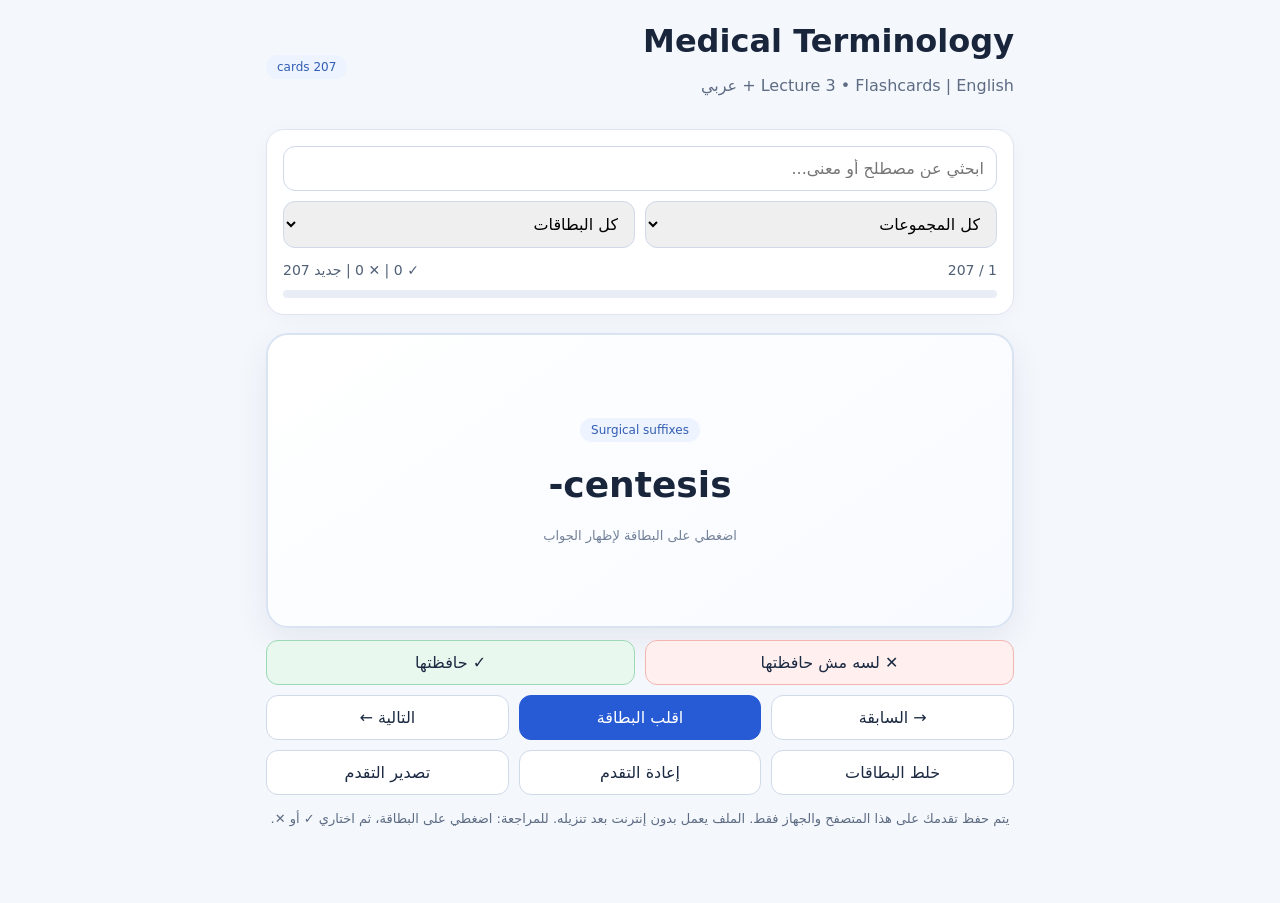
<file: 08-medical-terminology-lecture3-flashcards-1-html.html>
<!doctype html><html lang="ar" dir="rtl"><head><meta charset="utf-8"><meta name="viewport" content="width=device-width,initial-scale=1"><title>Medical Terminology | Flashcards</title><style>
:root{font-family:system-ui,-apple-system,"Segoe UI",sans-serif;color:#19253b;background:#f4f7fc}*{box-sizing:border-box}body{margin:0}.wrap{max-width:780px;margin:auto;padding:22px 16px 60px}header{display:flex;justify-content:space-between;align-items:center;gap:12px}h1{font-size:clamp(22px,5vw,32px);margin:0}p{color:#5d6c83}small{color:#66748a}.panel{background:white;border:1px solid #dfe5ef;border-radius:18px;padding:16px;margin:18px 0;box-shadow:0 3px 18px #182b4b09}.controls{display:grid;grid-template-columns:1fr 1fr;gap:10px}input,select,button{font:inherit;border-radius:12px;padding:12px;border:1px solid #cfd9e8;min-width:0}input{grid-column:1/-1}button{cursor:pointer;background:white;color:#1b2a42}button.primary{background:#275bd6;color:white;border-color:#275bd6}button.good{background:#e9f8ef;border-color:#9cd9b4}button.bad{background:#fff0ef;border-color:#f2b5b0}.stats{display:flex;justify-content:space-between;gap:8px;flex-wrap:wrap;font-size:14px;color:#506078}.track{height:8px;background:#e8edf6;border-radius:10px;overflow:hidden;margin-top:12px}.fill{height:100%;width:0;background:#3772e5;transition:width .2s}.flash{width:100%;min-height:295px;border:2px solid #d9e3f2;border-radius:22px;background:linear-gradient(145deg,#fff,#f7faff);padding:28px 18px;display:flex;flex-direction:column;align-items:center;justify-content:center;text-align:center;gap:18px;box-shadow:0 12px 35px #152b4c12;cursor:pointer;user-select:none}.flash:focus-visible{outline:3px solid #275bd6}.term{font-size:clamp(23px,5vw,36px);font-weight:750;line-height:1.4;overflow-wrap:anywhere;direction:ltr}.answer{font-size:clamp(19px,4vw,27px);line-height:1.7;white-space:pre-wrap}.hint{font-size:13px;color:#748299}.tag{background:#edf3ff;color:#315db2;padding:5px 11px;border-radius:30px;font-size:12px}.actions{display:grid;grid-template-columns:repeat(2,1fr);gap:10px;margin-top:12px}.nav{display:grid;grid-template-columns:1fr 1fr 1fr;gap:10px;margin-top:10px}.footer{font-size:13px;line-height:1.7;text-align:center}.hide{display:none}button:disabled{opacity:.4;cursor:not-allowed}@media(max-width:400px){.controls{grid-template-columns:1fr}.nav{grid-template-columns:1fr 1fr 1fr}button{padding:10px 5px}}
</style></head><body><main class="wrap"><header><div><h1>Medical Terminology</h1><p>Lecture 3 • Flashcards | English + عربي</p></div><span class="tag" id="total"></span></header><section class="panel"><div class="controls"><input id="search" placeholder="ابحثي عن مصطلح أو معنى..." aria-label="بحث"><select id="category" aria-label="المجموعة"></select><select id="mode" aria-label="حالة البطاقات"><option value="all">كل البطاقات</option><option value="new">غير مُراجعة</option><option value="missed">تحتاج مراجعة</option><option value="known">محفوظة ✓</option></select></div><div class="stats" style="margin-top:14px"><span id="count"></span><span id="progress"></span></div><div class="track"><div class="fill" id="bar"></div></div></section><div class="flash" id="flash" role="button" tabindex="0" aria-label="اضغطي لقلب البطاقة"><span class="tag" id="currentTag"></span><div class="term" id="front"></div><div class="answer hide" id="back"></div><span class="hint" id="hint">اضغطي على البطاقة لإظهار الجواب</span></div><div class="actions"><button class="bad" id="miss">✕ لسه مش حافظتها</button><button class="good" id="know">✓ حافظتها</button></div><div class="nav"><button id="prev">→ السابقة</button><button id="flip" class="primary">اقلب البطاقة</button><button id="next">التالية ←</button></div><div class="nav"><button id="shuffle">خلط البطاقات</button><button id="reset">إعادة التقدم</button><button id="export">تصدير التقدم</button></div><p class="footer">يتم حفظ تقدمك على هذا المتصفح والجهاز فقط. الملف يعمل بدون إنترنت بعد تنزيله. للمراجعة: اضغطي على البطاقة، ثم اختاري ✓ أو ✕.</p></main><script>
const cards=[{"front": "-centesis", "back": "Surgical puncture — بزل", "tag": "Surgical_suffixes"}, {"front": "-ectomy", "back": "Surgical removal — استئصال", "tag": "Surgical_suffixes"}, {"front": "-pexy", "back": "Surgical fixation — تثبيت", "tag": "Surgical_suffixes"}, {"front": "-plasty", "back": "Surgical repair — ترميم", "tag": "Surgical_suffixes"}, {"front": "-rrhaphy", "back": "Suturing — خياطة", "tag": "Surgical_suffixes"}, {"front": "-stomy", "back": "Creation of an opening — إنشاء فتحة", "tag": "Surgical_suffixes"}, {"front": "-tome", "back": "Instrument for cutting — أداة قطع", "tag": "Surgical_suffixes"}, {"front": "-tomy", "back": "Incision into — شق", "tag": "Surgical_suffixes"}, {"front": "-tripsy", "back": "Crushing — تفتيت", "tag": "Surgical_suffixes"}, {"front": "Pleurocentesis", "back": "Surgical puncture of the pleural cavity — بزل التجويف الجنبي", "tag": "Surgical_examples"}, {"front": "Pericardiocentesis", "back": "Puncture of the pericardial sac — بزل التامور", "tag": "Surgical_examples"}, {"front": "Amniocentesis", "back": "Puncture to obtain amniotic fluid — بزل السائل الأمنيوسي", "tag": "Surgical_examples"}, {"front": "Tonsillectomy", "back": "Removal of tonsils — استئصال اللوزتين", "tag": "Surgical_examples"}, {"front": "Mastectomy", "back": "Removal of a breast — استئصال الثدي", "tag": "Surgical_examples"}, {"front": "Gastrectomy", "back": "Removal of all or part of stomach — استئصال المعدة", "tag": "Surgical_examples"}, {"front": "Hysteropexy", "back": "Surgical fixation of uterus — تثبيت الرحم", "tag": "Surgical_examples"}, {"front": "Nephropexy", "back": "Surgical fixation of kidney — تثبيت الكلية", "tag": "Surgical_examples"}, {"front": "Splenopexy", "back": "Surgical fixation of spleen — تثبيت الطحال", "tag": "Surgical_examples"}, {"front": "Mastoplasty", "back": "Surgical repair of breast — ترميم الثدي", "tag": "Surgical_examples"}, {"front": "Dermatoplasty", "back": "Surgical repair of skin — ترميم الجلد", "tag": "Surgical_examples"}, {"front": "Rhinorrhaphy", "back": "Suturing of nose — خياطة الأنف", "tag": "Surgical_examples"}, {"front": "Colorrhaphy", "back": "Suturing of colon — خياطة القولون", "tag": "Surgical_examples"}, {"front": "Nephrostomy", "back": "Creation of opening into kidney — إنشاء فتحة بالكلية", "tag": "Surgical_examples"}, {"front": "Colostomy", "back": "Creation of opening into colon — إنشاء فتحة بالقولون", "tag": "Surgical_examples"}, {"front": "Jejunostomy", "back": "Creation of opening into jejunum — إنشاء فتحة بالصائم", "tag": "Surgical_examples"}, {"front": "Dermatome", "back": "Instrument for cutting skin — أداة لقطع الجلد", "tag": "Surgical_examples"}, {"front": "Colotomy", "back": "Incision into colon — شق القولون", "tag": "Surgical_examples"}, {"front": "Neurotripsy", "back": "Crushing of a nerve — تفتيت عصب", "tag": "Surgical_examples"}, {"front": "-gram", "back": "Record or image — تسجيل", "tag": "Diagnostic_suffixes"}, {"front": "-graphy", "back": "Process of recording or imaging — عملية تصوير", "tag": "Diagnostic_suffixes"}, {"front": "-scope", "back": "Instrument for visual examination — منظار", "tag": "Diagnostic_suffixes"}, {"front": "-scopy", "back": "Visual examination — فحص بالمنظار", "tag": "Diagnostic_suffixes"}, {"front": "Electroencephalogram (EEG)", "back": "Record of electrical activity of brain — تخطيط كهربائية الدماغ", "tag": "Diagnostic_examples"}, {"front": "Radiography", "back": "Imaging using radiation — تصوير بالأشعة", "tag": "Diagnostic_examples"}, {"front": "Proctoscope", "back": "Instrument to examine rectum — منظار المستقيم", "tag": "Diagnostic_examples"}, {"front": "Otoscope", "back": "Instrument to examine ear — منظار الأذن", "tag": "Diagnostic_examples"}, {"front": "Fundoscope", "back": "Instrument to examine fundus of eye — منظار قاع العين", "tag": "Diagnostic_examples"}, {"front": "-algia", "back": "Pain — ألم", "tag": "Pathological_suffixes"}, {"front": "-cele", "back": "Hernia or protrusion — فتق أو بروز", "tag": "Pathological_suffixes"}, {"front": "-emesis", "back": "Vomiting — قيء", "tag": "Pathological_suffixes"}, {"front": "-gen", "back": "Producing or causing — مولّد", "tag": "Pathological_suffixes"}, {"front": "-genesis", "back": "Formation or origin — تكوّن", "tag": "Pathological_suffixes"}, {"front": "-lith", "back": "Stone — حصاة", "tag": "Pathological_suffixes"}, {"front": "-malacia", "back": "Softening — تليّن", "tag": "Pathological_suffixes"}, {"front": "-oma", "back": "Tumor or mass — ورم", "tag": "Pathological_suffixes"}, {"front": "-penia", "back": "Deficiency or decrease — نقص", "tag": "Pathological_suffixes"}, {"front": "-phasia", "back": "Speech — كلام", "tag": "Pathological_suffixes"}, {"front": "-plasia", "back": "Formation or development — تكوّن أو نمو", "tag": "Pathological_suffixes"}, {"front": "-ptosis", "back": "Drooping or displacement downward — هبوط", "tag": "Pathological_suffixes"}, {"front": "-rrhea", "back": "Flow or discharge — سيلان", "tag": "Pathological_suffixes"}, {"front": "-rrhexis", "back": "Rupture — تمزق", "tag": "Pathological_suffixes"}, {"front": "-sclerosis", "back": "Hardening — تصلب", "tag": "Pathological_suffixes"}, {"front": "-toxic", "back": "Poisonous — سام", "tag": "Pathological_suffixes"}, {"front": "Tonsillitis", "back": "Inflammation of tonsils — التهاب اللوزتين", "tag": "Pathological_examples"}, {"front": "Otitis", "back": "Inflammation of ear — التهاب الأذن", "tag": "Pathological_examples"}, {"front": "Hepatitis", "back": "Inflammation of liver — التهاب الكبد", "tag": "Pathological_examples"}, {"front": "Myalgia", "back": "Muscle pain — ألم العضلات", "tag": "Pathological_examples"}, {"front": "Meningocele", "back": "Protrusion of meninges — فتق السحايا", "tag": "Pathological_examples"}, {"front": "Varicocele", "back": "Dilation of veins of spermatic cord — دوالي الخصية", "tag": "Pathological_examples"}, {"front": "Hematemesis", "back": "Vomiting blood — تقيؤ الدم", "tag": "Pathological_examples"}, {"front": "Antigen", "back": "Substance capable of provoking an immune response — مستضد", "tag": "Pathological_examples"}, {"front": "Embryogenesis", "back": "Formation and development of embryo — تكوّن الجنين", "tag": "Pathological_examples"}, {"front": "Fecalith", "back": "Hardened mass of feces — حصاة برازية", "tag": "Pathological_examples"}, {"front": "Encephalomalacia", "back": "Softening of brain tissue — تليّن الدماغ", "tag": "Pathological_examples"}, {"front": "Lipoma", "back": "Tumor of fatty tissue — ورم دهني", "tag": "Pathological_examples"}, {"front": "Adenoma", "back": "Benign glandular tumor — ورم غدي حميد", "tag": "Pathological_examples"}, {"front": "Thrombocytopenia", "back": "Low platelet count — نقص الصفائح", "tag": "Pathological_examples"}, {"front": "Dysphasia", "back": "Impaired language function — اضطراب اللغة", "tag": "Pathological_examples"}, {"front": "Hyperplasia", "back": "Increase in number of cells — فرط التنسج", "tag": "Pathological_examples"}, {"front": "Hysteroptosis", "back": "Prolapse of uterus — هبوط الرحم", "tag": "Pathological_examples"}, {"front": "Otorrhea", "back": "Discharge from ear — سيلان الأذن", "tag": "Pathological_examples"}, {"front": "Rhinorrhea", "back": "Nasal discharge — سيلان الأنف", "tag": "Pathological_examples"}, {"front": "Angiorrhexis", "back": "Rupture of a blood vessel — تمزق وعاء دموي", "tag": "Pathological_examples"}, {"front": "Myosclerosis", "back": "Hardening of muscle — تصلب العضلات", "tag": "Pathological_examples"}, {"front": "Scleroderma", "back": "Hardening of skin — تصلب الجلد", "tag": "Pathological_examples"}, {"front": "Nephrotoxic", "back": "Toxic to kidneys — سام للكلى", "tag": "Pathological_examples"}, {"front": "Neurotoxic", "back": "Toxic to nerves — سام للأعصاب", "tag": "Pathological_examples"}, {"front": "-ac", "back": "Pertaining to — متعلق بـ", "tag": "Adjective_suffixes"}, {"front": "-al", "back": "Pertaining to — متعلق بـ", "tag": "Adjective_suffixes"}, {"front": "-ar", "back": "Pertaining to — متعلق بـ", "tag": "Adjective_suffixes"}, {"front": "-ary", "back": "Pertaining to — متعلق بـ", "tag": "Adjective_suffixes"}, {"front": "-eal", "back": "Pertaining to — متعلق بـ", "tag": "Adjective_suffixes"}, {"front": "-ic", "back": "Pertaining to — متعلق بـ", "tag": "Adjective_suffixes"}, {"front": "-ical", "back": "Pertaining to — متعلق بـ", "tag": "Adjective_suffixes"}, {"front": "-ile", "back": "Pertaining to or capable of — متعلق بـ", "tag": "Adjective_suffixes"}, {"front": "-ous", "back": "Pertaining to or characterized by — متعلق بـ", "tag": "Adjective_suffixes"}, {"front": "-tic", "back": "Pertaining to — متعلق بـ", "tag": "Adjective_suffixes"}, {"front": "Iliac", "back": "Pertaining to ilium — حرقفي", "tag": "Adjective_examples"}, {"front": "Lacrimal", "back": "Pertaining to tears — دمعي", "tag": "Adjective_examples"}, {"front": "Duodenal", "back": "Pertaining to duodenum — اثنا عشري", "tag": "Adjective_examples"}, {"front": "Tonsillar", "back": "Pertaining to tonsil — لوزي", "tag": "Adjective_examples"}, {"front": "Clavicular", "back": "Pertaining to clavicle — ترقوي", "tag": "Adjective_examples"}, {"front": "Axillary", "back": "Pertaining to armpit — إبطي", "tag": "Adjective_examples"}, {"front": "Salivary", "back": "Pertaining to saliva — لعابِي", "tag": "Adjective_examples"}, {"front": "Peritoneal", "back": "Pertaining to peritoneum — صفاقي", "tag": "Adjective_examples"}, {"front": "Hypodermic", "back": "Below the skin — تحت الجلد", "tag": "Adjective_examples"}, {"front": "Medical", "back": "Pertaining to medicine — طبي", "tag": "Adjective_examples"}, {"front": "Physiological", "back": "Pertaining to physiology — فسيولوجي", "tag": "Adjective_examples"}, {"front": "Fertile", "back": "Capable of reproduction — خصب", "tag": "Adjective_examples"}, {"front": "Febrile", "back": "Having a fever — حموي", "tag": "Adjective_examples"}, {"front": "Sebaceous gland", "back": "Oil-secreting gland — غدة دهنية", "tag": "Adjective_examples"}, {"front": "Paralytic ileus", "back": "Intestinal obstruction from impaired motility — شلل الأمعاء", "tag": "Adjective_examples"}, {"front": "Spermatic cord", "back": "Cord containing structures supplying testis — الحبل المنوي", "tag": "Adjective_examples"}, {"front": "-ism", "back": "Condition or state — حالة", "tag": "Other_suffixes"}, {"front": "-iatry", "back": "Medical treatment or specialty — تخصص علاجي", "tag": "Other_suffixes"}, {"front": "-ician", "back": "Specialist or practitioner — اختصاصي", "tag": "Other_suffixes"}, {"front": "-logist", "back": "Specialist in study of — اختصاصي علم", "tag": "Other_suffixes"}, {"front": "-ole", "back": "Small — صغير", "tag": "Other_suffixes"}, {"front": "-ule", "back": "Small — صغير", "tag": "Other_suffixes"}, {"front": "Alcoholism", "back": "Condition involving alcohol dependence — اضطراب استعمال الكحول", "tag": "Other_suffix_examples"}, {"front": "Albinism", "back": "Condition with reduced or absent melanin — مهق", "tag": "Other_suffix_examples"}, {"front": "Giantism", "back": "Abnormally excessive growth — عملقة", "tag": "Other_suffix_examples"}, {"front": "Physiatry", "back": "Physical medicine and rehabilitation — طب التأهيل", "tag": "Other_suffix_examples"}, {"front": "Psychiatry", "back": "Medical specialty of mental health — الطب النفسي", "tag": "Other_suffix_examples"}, {"front": "Geriatrician", "back": "Physician specializing in older adults — طبيب شيخوخة", "tag": "Other_suffix_examples"}, {"front": "Dermatologist", "back": "Skin specialist — طبيب جلدية", "tag": "Other_suffix_examples"}, {"front": "Cardiologist", "back": "Heart specialist — طبيب قلب", "tag": "Other_suffix_examples"}, {"front": "Nephrologist", "back": "Kidney specialist — طبيب كلى", "tag": "Other_suffix_examples"}, {"front": "Bronchiole", "back": "Small airway branch — قصيبة", "tag": "Other_suffix_examples"}, {"front": "Pustule", "back": "Small pus-containing skin lesion — بثرة قيحية", "tag": "Other_suffix_examples"}, {"front": "pre-", "back": "Before — قبل", "tag": "Location_and_time_prefixes"}, {"front": "peri-", "back": "Around — حول", "tag": "Location_and_time_prefixes"}, {"front": "hypo-", "back": "Below or deficient — تحت أو نقص", "tag": "Location_and_time_prefixes"}, {"front": "infra-", "back": "Below — تحت", "tag": "Location_and_time_prefixes"}, {"front": "sub-", "back": "Under — تحت", "tag": "Location_and_time_prefixes"}, {"front": "inter-", "back": "Between — بين", "tag": "Location_and_time_prefixes"}, {"front": "pro-", "back": "Before or forward — أمام", "tag": "Location_and_time_prefixes"}, {"front": "retro-", "back": "Behind or backward — خلف أو رجوع", "tag": "Location_and_time_prefixes"}, {"front": "circum-", "back": "Around — حول", "tag": "Location_and_time_prefixes"}, {"front": "intra-", "back": "Within — داخل", "tag": "Location_and_time_prefixes"}, {"front": "supra-", "back": "Above — فوق", "tag": "Location_and_time_prefixes"}, {"front": "super-", "back": "Above or excessive — فوق", "tag": "Location_and_time_prefixes"}, {"front": "ultra-", "back": "Beyond — ما وراء", "tag": "Location_and_time_prefixes"}, {"front": "Preterm", "back": "Before full term — قبل الموعد", "tag": "Location_examples"}, {"front": "Periumbilical", "back": "Around umbilicus — حول السرة", "tag": "Location_examples"}, {"front": "Hypogastric", "back": "Below stomach region — تحت المعدة", "tag": "Location_examples"}, {"front": "Infrared", "back": "Below red in electromagnetic spectrum — تحت الأحمر", "tag": "Location_examples"}, {"front": "Subcostal nerve", "back": "Nerve below rib — عصب تحت الضلع", "tag": "Location_examples"}, {"front": "Interstitial space", "back": "Space between cells or tissues — حيز بيني", "tag": "Location_examples"}, {"front": "Preoperative", "back": "Before surgery — قبل العملية", "tag": "Location_examples"}, {"front": "Prootic", "back": "Situated in front of ear — أمام الأذن", "tag": "Location_examples"}, {"front": "Retroverted uterus", "back": "Uterus tilted backward — رحم مائل للخلف", "tag": "Location_examples"}, {"front": "Retroperitoneal", "back": "Behind peritoneum — خلف الصفاق", "tag": "Location_examples"}, {"front": "Circumduction", "back": "Circular limb movement — حركة دائرية", "tag": "Location_examples"}, {"front": "Intravascular", "back": "Within a blood vessel — داخل وعاء دموي", "tag": "Location_examples"}, {"front": "Supraclavicular fossa", "back": "Depression above clavicle — حفرة فوق الترقوة", "tag": "Location_examples"}, {"front": "Ultraviolet", "back": "Beyond violet in electromagnetic spectrum — فوق بنفسجي", "tag": "Location_examples"}, {"front": "hemi-", "back": "Half — نصف", "tag": "Number_and_size_prefixes"}, {"front": "hyper-", "back": "Excessive or above normal — زيادة", "tag": "Number_and_size_prefixes"}, {"front": "macro-", "back": "Large — كبير", "tag": "Number_and_size_prefixes"}, {"front": "micro-", "back": "Small — صغير", "tag": "Number_and_size_prefixes"}, {"front": "mono-", "back": "One — واحد", "tag": "Number_and_size_prefixes"}, {"front": "uni-", "back": "One — واحد", "tag": "Number_and_size_prefixes"}, {"front": "multi-", "back": "Many — متعدد", "tag": "Number_and_size_prefixes"}, {"front": "poly-", "back": "Many or excessive — كثير", "tag": "Number_and_size_prefixes"}, {"front": "tri-", "back": "Three — ثلاثة", "tag": "Number_and_size_prefixes"}, {"front": "Hemisection", "back": "Cutting into two halves — قطع إلى نصفين", "tag": "Number_examples"}, {"front": "Hypertension", "back": "High blood pressure — ارتفاع ضغط الدم", "tag": "Number_examples"}, {"front": "Hyperglycemia", "back": "High blood glucose — ارتفاع سكر الدم", "tag": "Number_examples"}, {"front": "Macrocephaly", "back": "Abnormally large head — كبر الرأس", "tag": "Number_examples"}, {"front": "Microcephaly", "back": "Abnormally small head — صغر الرأس", "tag": "Number_examples"}, {"front": "Monoplegia", "back": "Paralysis of one limb — شلل طرف واحد", "tag": "Number_examples"}, {"front": "Unilateral", "back": "On one side — أحادي الجانب", "tag": "Number_examples"}, {"front": "Multipara", "back": "Woman who has given birth two or more times — متعددة الولادات", "tag": "Number_examples"}, {"front": "Polyphagia", "back": "Excessive eating or hunger — فرط الأكل", "tag": "Number_examples"}, {"front": "Trisomy 21", "back": "Three copies of chromosome 21 — تثلث الصبغي 21", "tag": "Number_examples"}, {"front": "a-", "back": "Without or absence — غياب", "tag": "Negation_and_relation_prefixes"}, {"front": "an-", "back": "Without or absence — غياب", "tag": "Negation_and_relation_prefixes"}, {"front": "im-", "back": "Not — غير", "tag": "Negation_and_relation_prefixes"}, {"front": "ir-", "back": "Not — غير", "tag": "Negation_and_relation_prefixes"}, {"front": "in-", "back": "Not — غير", "tag": "Negation_and_relation_prefixes"}, {"front": "anti-", "back": "Against — ضد", "tag": "Negation_and_relation_prefixes"}, {"front": "contra-", "back": "Against or opposite — مضاد", "tag": "Negation_and_relation_prefixes"}, {"front": "hetero-", "back": "Different — مختلف", "tag": "Negation_and_relation_prefixes"}, {"front": "homo-", "back": "Same — مماثل", "tag": "Negation_and_relation_prefixes"}, {"front": "mal-", "back": "Bad or abnormal — سيء", "tag": "Negation_and_relation_prefixes"}, {"front": "pan-", "back": "All — كل", "tag": "Negation_and_relation_prefixes"}, {"front": "pseudo-", "back": "False — كاذب", "tag": "Negation_and_relation_prefixes"}, {"front": "sym-", "back": "Together — معًا", "tag": "Negation_and_relation_prefixes"}, {"front": "syn-", "back": "Together — معًا", "tag": "Negation_and_relation_prefixes"}, {"front": "tachy-", "back": "Fast — سريع", "tag": "Negation_and_relation_prefixes"}, {"front": "Aspermia", "back": "Absence of semen — غياب المني", "tag": "Other_prefix_examples"}, {"front": "Afebrile", "back": "Without fever — بلا حمى", "tag": "Other_prefix_examples"}, {"front": "Areflexia", "back": "Absence of reflexes — غياب المنعكسات", "tag": "Other_prefix_examples"}, {"front": "Aplasia", "back": "Failure of development — عدم التنسج", "tag": "Other_prefix_examples"}, {"front": "Anemia", "back": "Reduced red cells or hemoglobin — فقر الدم", "tag": "Other_prefix_examples"}, {"front": "Immotile", "back": "Unable to move — غير متحرك", "tag": "Other_prefix_examples"}, {"front": "Immature", "back": "Not fully developed — غير ناضج", "tag": "Other_prefix_examples"}, {"front": "Arrhythmia", "back": "Abnormal heart rhythm — اضطراب نظم القلب", "tag": "Other_prefix_examples"}, {"front": "Irregular pulse", "back": "Pulse without regular rhythm — نبض غير منتظم", "tag": "Other_prefix_examples"}, {"front": "Incomplete", "back": "Not complete — غير مكتمل", "tag": "Other_prefix_examples"}, {"front": "Intractable pain", "back": "Pain difficult to control — ألم مستعصٍ", "tag": "Other_prefix_examples"}, {"front": "Antiviral", "back": "Against viruses — مضاد للفيروسات", "tag": "Other_prefix_examples"}, {"front": "Antifungal", "back": "Against fungi — مضاد للفطريات", "tag": "Other_prefix_examples"}, {"front": "Antibody", "back": "Immune protein binding an antigen — جسم مضاد", "tag": "Other_prefix_examples"}, {"front": "Contralateral", "back": "On opposite side — بالجهة المقابلة", "tag": "Other_prefix_examples"}, {"front": "Heterozygous", "back": "Having two different alleles — متغاير الزيجوت", "tag": "Other_prefix_examples"}, {"front": "Homogeneous", "back": "Of uniform composition — متجانس", "tag": "Other_prefix_examples"}, {"front": "Malfunction", "back": "Abnormal functioning — خلل وظيفي", "tag": "Other_prefix_examples"}, {"front": "Malabsorption", "back": "Impaired absorption — سوء امتصاص", "tag": "Other_prefix_examples"}, {"front": "Pancytopenia", "back": "Reduction of all major blood cell types — نقص شامل بخلايا الدم", "tag": "Other_prefix_examples"}, {"front": "Pseudopodia", "back": "Temporary cell projections — أقدام كاذبة", "tag": "Other_prefix_examples"}, {"front": "Pseudohypertrophy", "back": "Apparent enlargement without true muscle hypertrophy — تضخم كاذب", "tag": "Other_prefix_examples"}, {"front": "Symphysis", "back": "Joining or fusion — التحام", "tag": "Other_prefix_examples"}, {"front": "Symbiosis", "back": "Living together of different organisms — تكافل", "tag": "Other_prefix_examples"}, {"front": "Tachycardia", "back": "Abnormally fast heart rate — تسارع القلب", "tag": "Other_prefix_examples"}, {"front": "Supernumerary nipples", "back": "Extra nipples — حلمات إضافية", "tag": "Other_prefix_examples"}];
const KEY='medical-terminology-lecture3-v1';let status={};try{status=JSON.parse(localStorage.getItem(KEY)||'{}')}catch(e){}let order=cards.map((_,i)=>i),filtered=[],index=0,flipped=false;
const $=id=>document.getElementById(id);const tags=[...new Set(cards.map(c=>c.tag))];$('total').textContent=cards.length+' cards';$('category').innerHTML='<option value="all">كل المجموعات</option>'+tags.map(t=>'<option value="'+t+'">'+t.replaceAll('_',' ')+'</option>').join('');
function save(){try{localStorage.setItem(KEY,JSON.stringify(status))}catch(e){}}
function build(){const q=$('search').value.trim().toLowerCase(),tag=$('category').value,mode=$('mode').value;const current=filtered[index];filtered=order.filter(i=>{const c=cards[i];return (tag==='all'||c.tag===tag)&&(!q||(c.front+' '+c.back+' '+c.tag).toLowerCase().includes(q))&&(mode==='all'||(mode==='new'&&!status[i])||(mode==='missed'&&status[i]==='missed')||(mode==='known'&&status[i]==='known'))});index=Math.max(0,current===undefined?0:filtered.indexOf(current));render()}
function render(){const n=filtered.length,i=filtered[index],c=cards[i];$('count').textContent=n?(index+1)+' / '+n:'لا توجد بطاقات مطابقة';const known=Object.values(status).filter(s=>s==='known').length,missed=Object.values(status).filter(s=>s==='missed').length;$('progress').textContent='✓ '+known+' | ✕ '+missed+' | جديد '+(cards.length-known-missed);$('bar').style.width=(100*(known+missed)/cards.length)+'%';$('front').textContent=c?c.front:'لا توجد بطاقات';$('back').textContent=c?c.back:'';$('currentTag').textContent=c?c.tag.replaceAll('_',' '):'';$('back').classList.toggle('hide',!flipped);$('front').classList.toggle('hide',flipped);$('hint').textContent=flipped?'اضغطي للعودة للمصطلح':'اضغطي على البطاقة لإظهار الجواب';['miss','know','prev','next','flip'].forEach(id=>$(id).disabled=!c)}
function flip(){if(!filtered.length)return;flipped=!flipped;render()}function move(d){if(!filtered.length)return;index=(index+d+filtered.length)%filtered.length;flipped=false;render()}
$('flash').onclick=flip;$('flash').onkeydown=e=>{if(e.key==='Enter'||e.key===' '){e.preventDefault();flip()}};$('flip').onclick=flip;$('prev').onclick=()=>move(-1);$('next').onclick=()=>move(1);function mark(v){if(!filtered.length)return;const id=filtered[index];status[id]=v;save();const mode=$('mode').value;if(mode!=='all'){build()}else{move(1)}}$('know').onclick=()=>mark('known');$('miss').onclick=()=>mark('missed');['search','category','mode'].forEach(id=>$(id).addEventListener(id==='search'?'input':'change',()=>{index=0;flipped=false;build()}));$('shuffle').onclick=()=>{order.sort(()=>Math.random()-.5);index=0;flipped=false;build()};$('reset').onclick=()=>{if(confirm('متأكدة إنك بدك تمسحي تقدم المراجعة على هذا الجهاز؟')){status={};save();build()}};$('export').onclick=()=>{const content='Term,Meaning,Status\n'+cards.map((c,i)=>[c.front,c.back,status[i]||'new'].map(s=>'"'+String(s).replaceAll('"','""')+'"').join(',')).join('\n');const blob=new Blob(['\ufeff'+content],{type:'text/csv;charset=utf-8'}),url=URL.createObjectURL(blob),a=document.createElement('a');a.href=url;a.download='Terminology_Progress.csv';a.click();setTimeout(()=>URL.revokeObjectURL(url),1000)};build();
</script></body></html>
</file>
